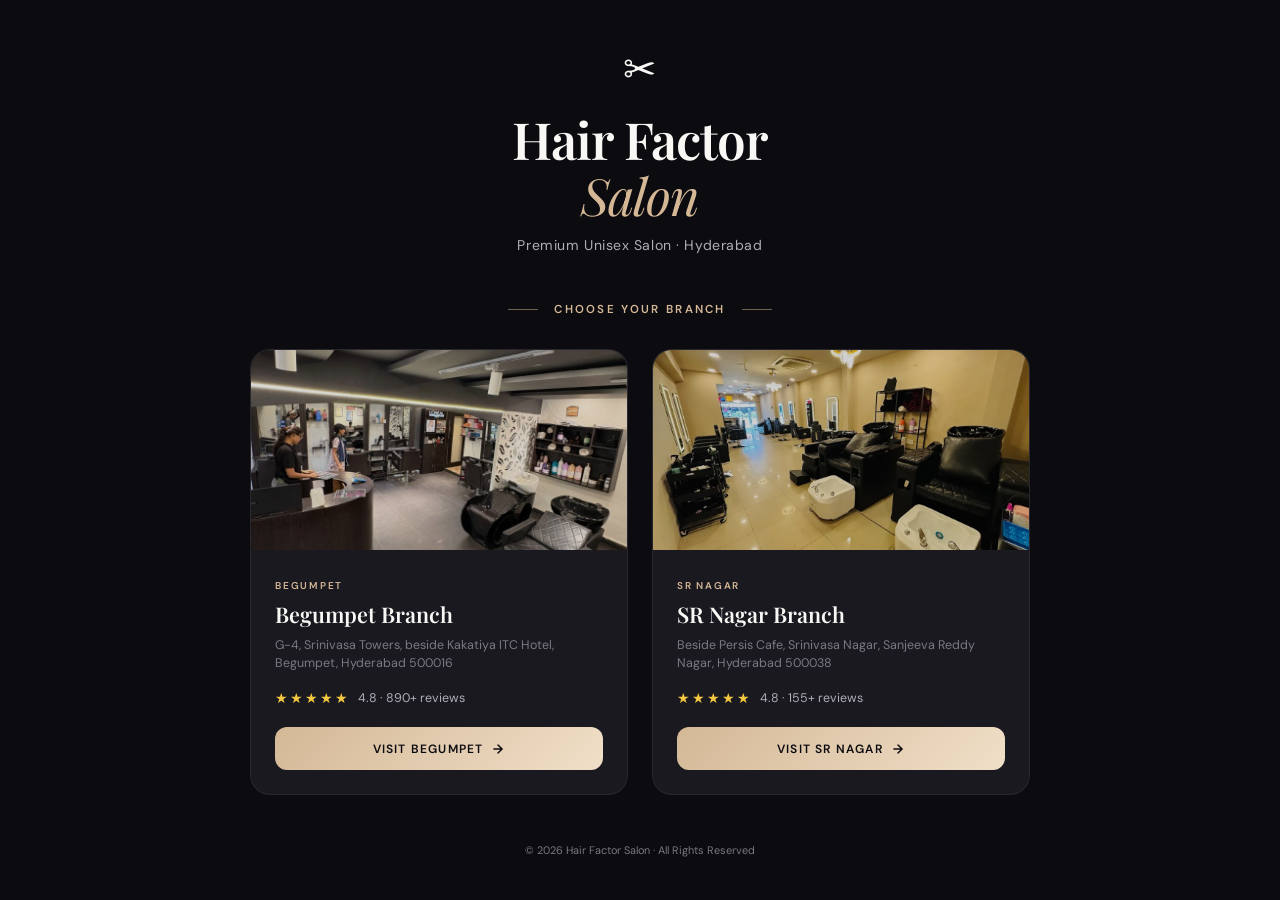
<file: index.html>
<!DOCTYPE html>
<html lang="en">
<head>
    <meta charset="UTF-8">
    <meta name="viewport" content="width=device-width, initial-scale=1.0">
    <title>Hair Factor Salon — Choose Your Branch</title>
    <meta name="description" content="Hair Factor Unisex Salon — Premium hairdressing, beauty treatments & rejuvenating spa care in Hyderabad. Visit our Begumpet or SR Nagar branch.">
    <meta name="theme-color" content="#0c0b10">
    <link rel="preconnect" href="https://fonts.googleapis.com">
    <link rel="preconnect" href="https://fonts.gstatic.com" crossorigin>
    <link href="https://fonts.googleapis.com/css2?family=Playfair+Display:ital,wght@0,400;0,500;0,600;0,700;1,400&family=DM+Sans:wght@300;400;500;600;700&display=swap" rel="stylesheet">
    <link rel="icon" type="image/svg+xml" href="data:image/svg+xml,<svg xmlns='http://www.w3.org/2000/svg' viewBox='0 0 100 100'><text y='.9em' font-size='90'>✂️</text></svg>">
    <style>
        *, *::before, *::after { box-sizing: border-box; margin: 0; padding: 0; }
        :root {
            --bg: #0c0b10; --bg2: #141318; --card: #1a1920; --card-hover: #222128;
            --border: rgba(255,255,255,0.06); --border-a: rgba(212,184,150,0.2);
            --text: #faf8f5; --text2: #b0adb5; --text3: #7a7880;
            --accent: #d4b896; --accent-l: #f0dfc8;
            --serif: 'Playfair Display', Georgia, serif;
            --sans: 'DM Sans', -apple-system, BlinkMacSystemFont, sans-serif;
            --ease: cubic-bezier(0.22, 1, 0.36, 1);
        }
        html { font-size: 16px; }
        body {
            font-family: var(--sans); background: var(--bg); color: var(--text);
            min-height: 100vh; min-height: 100dvh; display: flex; flex-direction: column;
            align-items: center; justify-content: center; padding: 1.5rem;
            -webkit-font-smoothing: antialiased; overflow-x: hidden;
        }

        /* Brand */
        .brand { text-align: center; margin-bottom: 3rem; animation: fadeUp 0.8s var(--ease) both; }
        .brand-icon { font-size: 2.5rem; margin-bottom: 1rem; display: inline-block; animation: scissorFloat 3s ease-in-out infinite alternate; }
        @keyframes scissorFloat { 0%{transform:translateY(0) rotate(0deg)} 100%{transform:translateY(-6px) rotate(5deg)} }
        .brand h1 {
            font-family: var(--serif); font-size: clamp(2.2rem,6vw,3.2rem); font-weight: 600;
            line-height: 1.1; letter-spacing: -0.02em;
        }
        .brand h1 span { color: var(--accent); font-style: italic; font-weight: 400; }
        .brand p { font-size: 0.88rem; color: var(--text2); margin-top: 0.75rem; letter-spacing: 0.04em; }

        /* Subtitle */
        .choose-text {
            font-size: 0.72rem; font-weight: 600; letter-spacing: 0.2em; text-transform: uppercase;
            color: var(--accent); display: inline-flex; align-items: center; gap: 1rem;
            margin-bottom: 2rem; animation: fadeUp 0.8s 0.2s var(--ease) both;
        }
        .choose-text::before, .choose-text::after { content: ''; width: 30px; height: 1px; background: var(--accent); opacity: 0.5; }

        /* Branch Cards Grid */
        .branches { display: grid; grid-template-columns: 1fr 1fr; gap: 1.5rem; width: 100%; max-width: 780px; }

        /* Branch Card */
        .branch-card {
            position: relative; background: var(--card); border: 1px solid var(--border);
            border-radius: 20px; overflow: hidden; cursor: pointer;
            transition: all 0.4s var(--ease); text-decoration: none; color: var(--text);
            animation: fadeUp 0.8s var(--ease) both;
        }
        .branch-card:nth-child(1) { animation-delay: 0.3s; }
        .branch-card:nth-child(2) { animation-delay: 0.45s; }
        .branch-card:hover {
            transform: translateY(-6px); border-color: var(--border-a);
            box-shadow: 0 20px 60px rgba(0,0,0,0.4), 0 0 40px rgba(212,184,150,0.06);
        }
        .branch-card::before {
            content: ''; position: absolute; top: 0; left: 0; right: 0; height: 1px;
            background: linear-gradient(90deg, transparent, var(--accent), transparent); opacity: 0;
            transition: opacity 0.4s;
        }
        .branch-card:hover::before { opacity: 0.5; }

        /* Card Image */
        .card-img {
            width: 100%; height: 200px; object-fit: cover;
            transition: transform 0.6s var(--ease); filter: brightness(0.85);
        }
        .branch-card:hover .card-img { transform: scale(1.05); filter: brightness(1); }

        /* Card Body */
        .card-body { padding: 1.5rem; }
        .card-location {
            font-size: 0.62rem; font-weight: 600; letter-spacing: 0.18em; text-transform: uppercase;
            color: var(--accent); margin-bottom: 0.5rem;
        }
        .card-title { font-family: var(--serif); font-size: 1.35rem; font-weight: 600; margin-bottom: 0.5rem; }
        .card-address { font-size: 0.78rem; color: var(--text3); line-height: 1.5; margin-bottom: 1rem; }
        .card-rating {
            display: flex; align-items: center; gap: 0.5rem;
            font-size: 0.78rem; color: var(--text2); margin-bottom: 1.25rem;
        }
        .card-stars { color: #f5c842; font-size: 0.9rem; letter-spacing: 2px; }
        .card-btn {
            display: flex; align-items: center; justify-content: center; gap: 8px;
            width: 100%; padding: 0.85rem; font-size: 0.75rem; font-weight: 600;
            letter-spacing: 0.1em; text-transform: uppercase;
            color: var(--bg); background: linear-gradient(135deg, var(--accent), var(--accent-l));
            border-radius: 12px; transition: all 0.3s var(--ease);
        }
        .branch-card:hover .card-btn { box-shadow: 0 4px 20px rgba(212,184,150,0.3); }
        .card-btn svg { transition: transform 0.3s var(--ease); }
        .branch-card:hover .card-btn svg { transform: translateX(4px); }

        /* Animations */
        @keyframes fadeUp {
            from { opacity: 0; transform: translateY(30px); }
            to { opacity: 1; transform: translateY(0); }
        }

        /* Footer */
        .landing-footer {
            margin-top: 3rem; text-align: center; font-size: 0.68rem; color: var(--text3);
            animation: fadeUp 0.8s 0.6s var(--ease) both;
        }

        /* Responsive */
        @media (max-width: 600px) {
            body { padding: 1rem; padding-top: 2.5rem; justify-content: flex-start; }
            .branches { grid-template-columns: 1fr; max-width: 400px; }
            .brand { margin-bottom: 2rem; }
            .card-img { height: 180px; }
            .card-body { padding: 1.25rem; }
            .card-title { font-size: 1.2rem; }
        }
    </style>
</head>
<body>

    <div class="brand">
        <div class="brand-icon">✂</div>
        <h1>Hair Factor<br><span>Salon</span></h1>
        <p>Premium Unisex Salon · Hyderabad</p>
    </div>

    <div class="choose-text">Choose Your Branch</div>

    <div class="branches">
        <!-- Begumpet -->
        <a href="begumpet/index.html" class="branch-card">
            <img src="begumpet/assets/images/salon_interior_real.jpg" alt="Hair Factor Begumpet Interior" class="card-img" loading="lazy">
            <div class="card-body">
                <div class="card-location">Begumpet</div>
                <div class="card-title">Begumpet Branch</div>
                <div class="card-address">G-4, Srinivasa Towers, beside Kakatiya ITC Hotel, Begumpet, Hyderabad 500016</div>
                <div class="card-rating">
                    <span class="card-stars">★★★★★</span>
                    <span>4.8 · 890+ reviews</span>
                </div>
                <div class="card-btn">
                    Visit Begumpet
                    <svg width="14" height="14" viewBox="0 0 24 24" fill="none" stroke="currentColor" stroke-width="2.5" stroke-linecap="round"><path d="M5 12h14M12 5l7 7-7 7"/></svg>
                </div>
            </div>
        </a>

        <!-- SR Nagar -->
        <a href="srnagar/index.html" class="branch-card">
            <img src="srnagar/assets/images/hero_salon.webp" alt="Hair Factor SR Nagar Interior" class="card-img" loading="lazy">
            <div class="card-body">
                <div class="card-location">SR Nagar</div>
                <div class="card-title">SR Nagar Branch</div>
                <div class="card-address">Beside Persis Cafe, Srinivasa Nagar, Sanjeeva Reddy Nagar, Hyderabad 500038</div>
                <div class="card-rating">
                    <span class="card-stars">★★★★★</span>
                    <span>4.8 · 155+ reviews</span>
                </div>
                <div class="card-btn">
                    Visit SR Nagar
                    <svg width="14" height="14" viewBox="0 0 24 24" fill="none" stroke="currentColor" stroke-width="2.5" stroke-linecap="round"><path d="M5 12h14M12 5l7 7-7 7"/></svg>
                </div>
            </div>
        </a>
    </div>

    <div class="landing-footer">© 2026 Hair Factor Salon · All Rights Reserved</div>

</body>
</html>
</file>
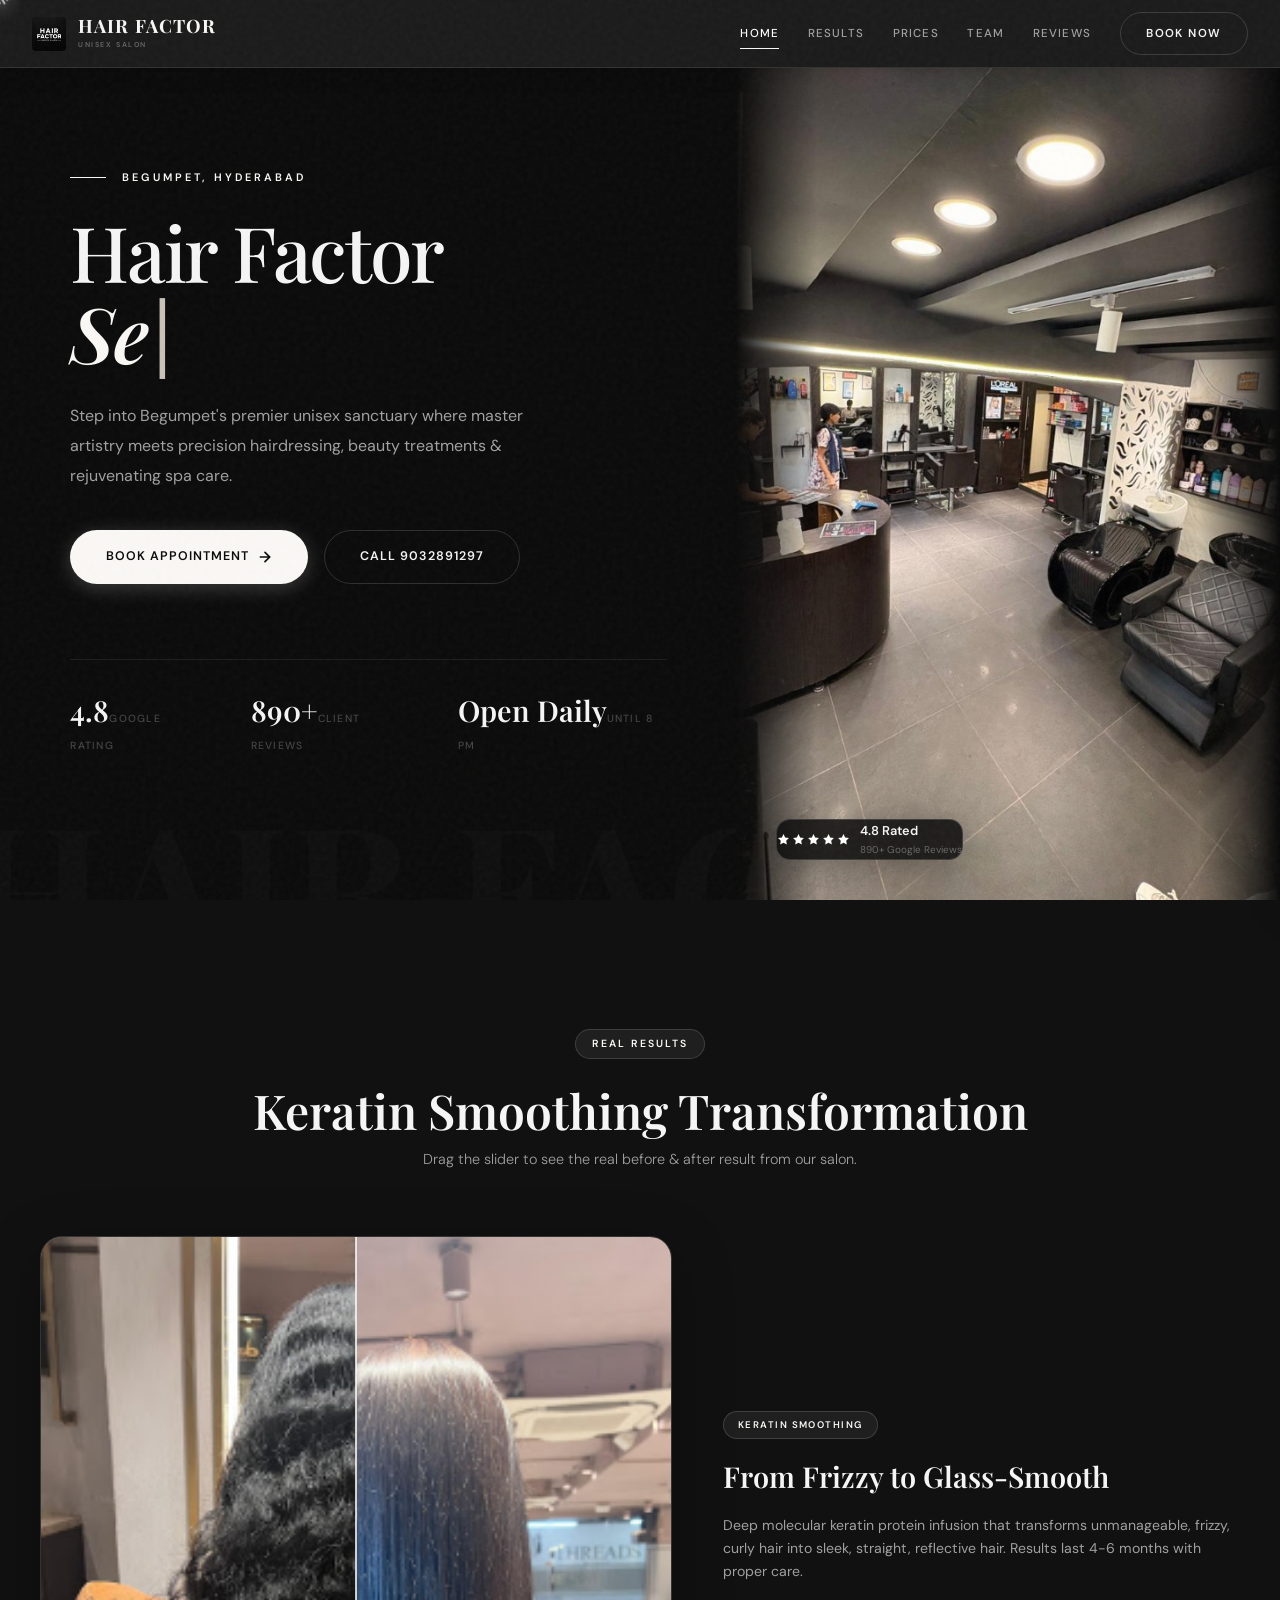
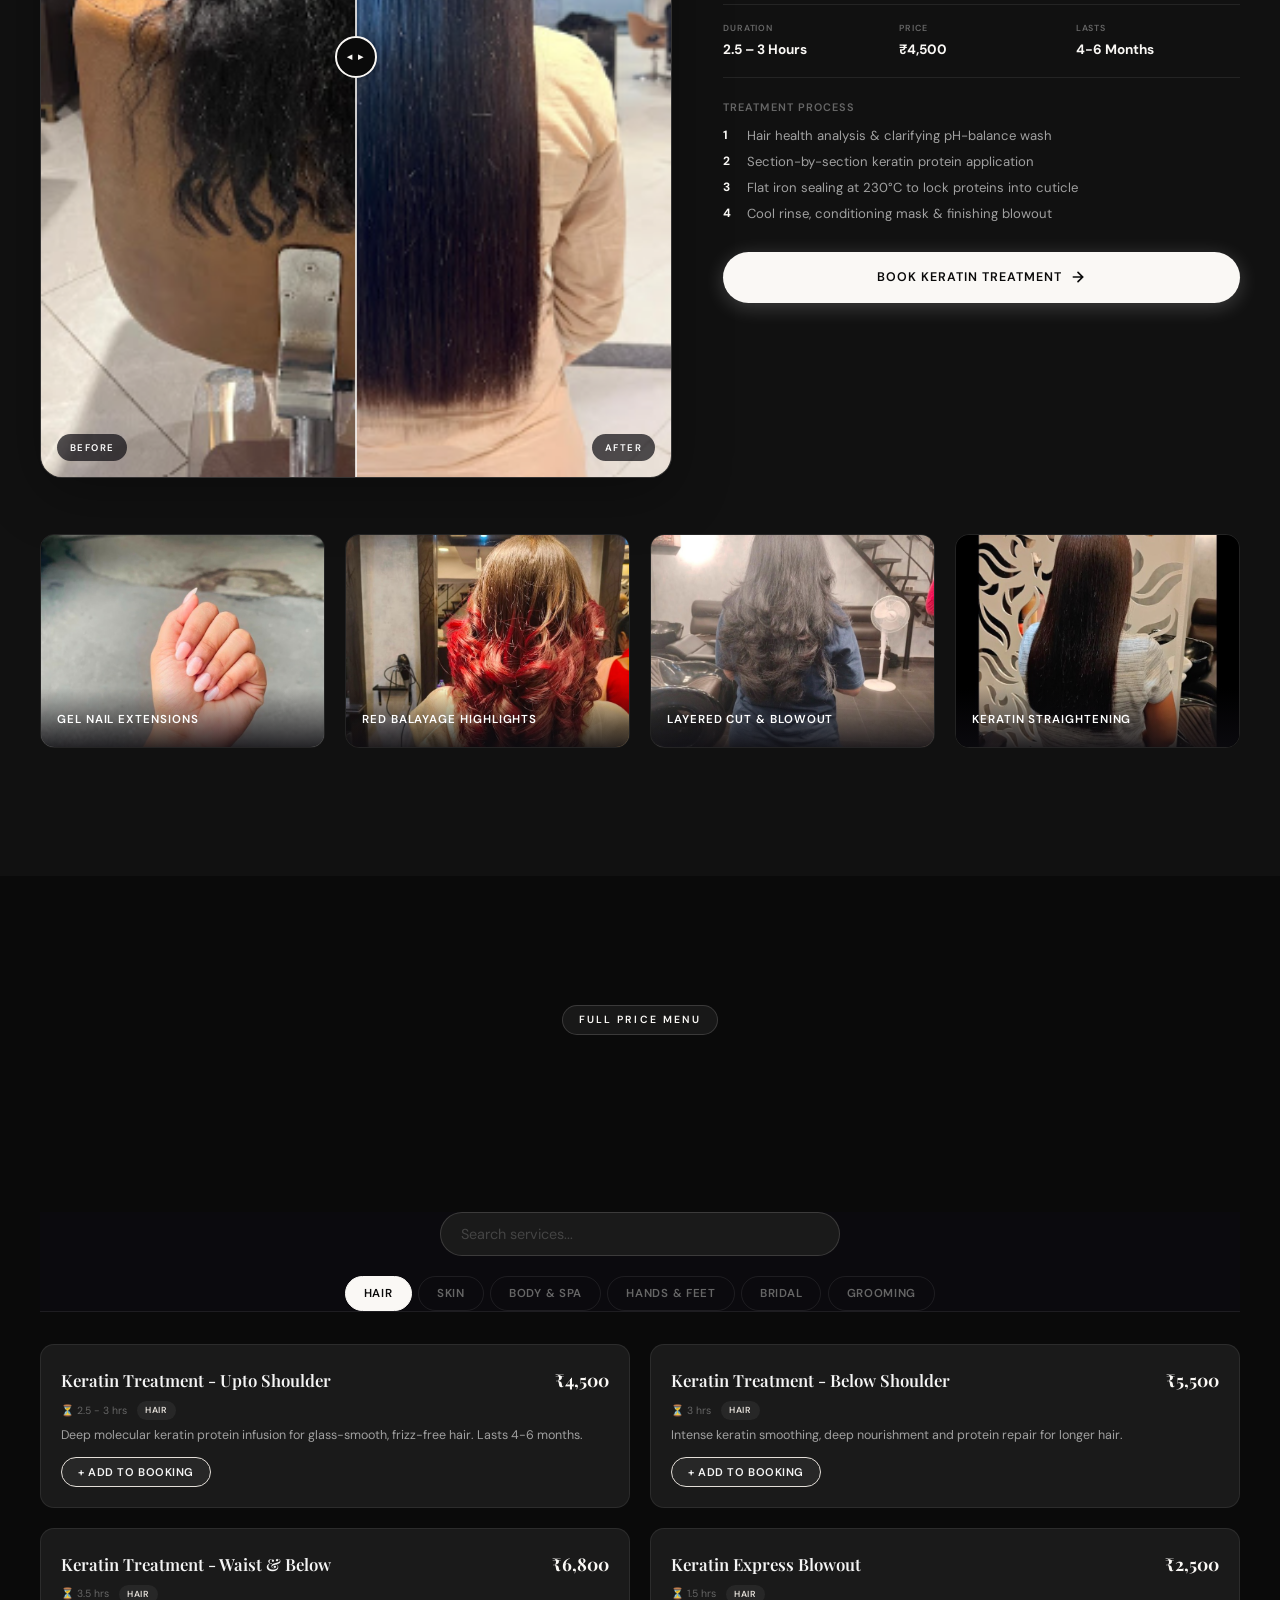
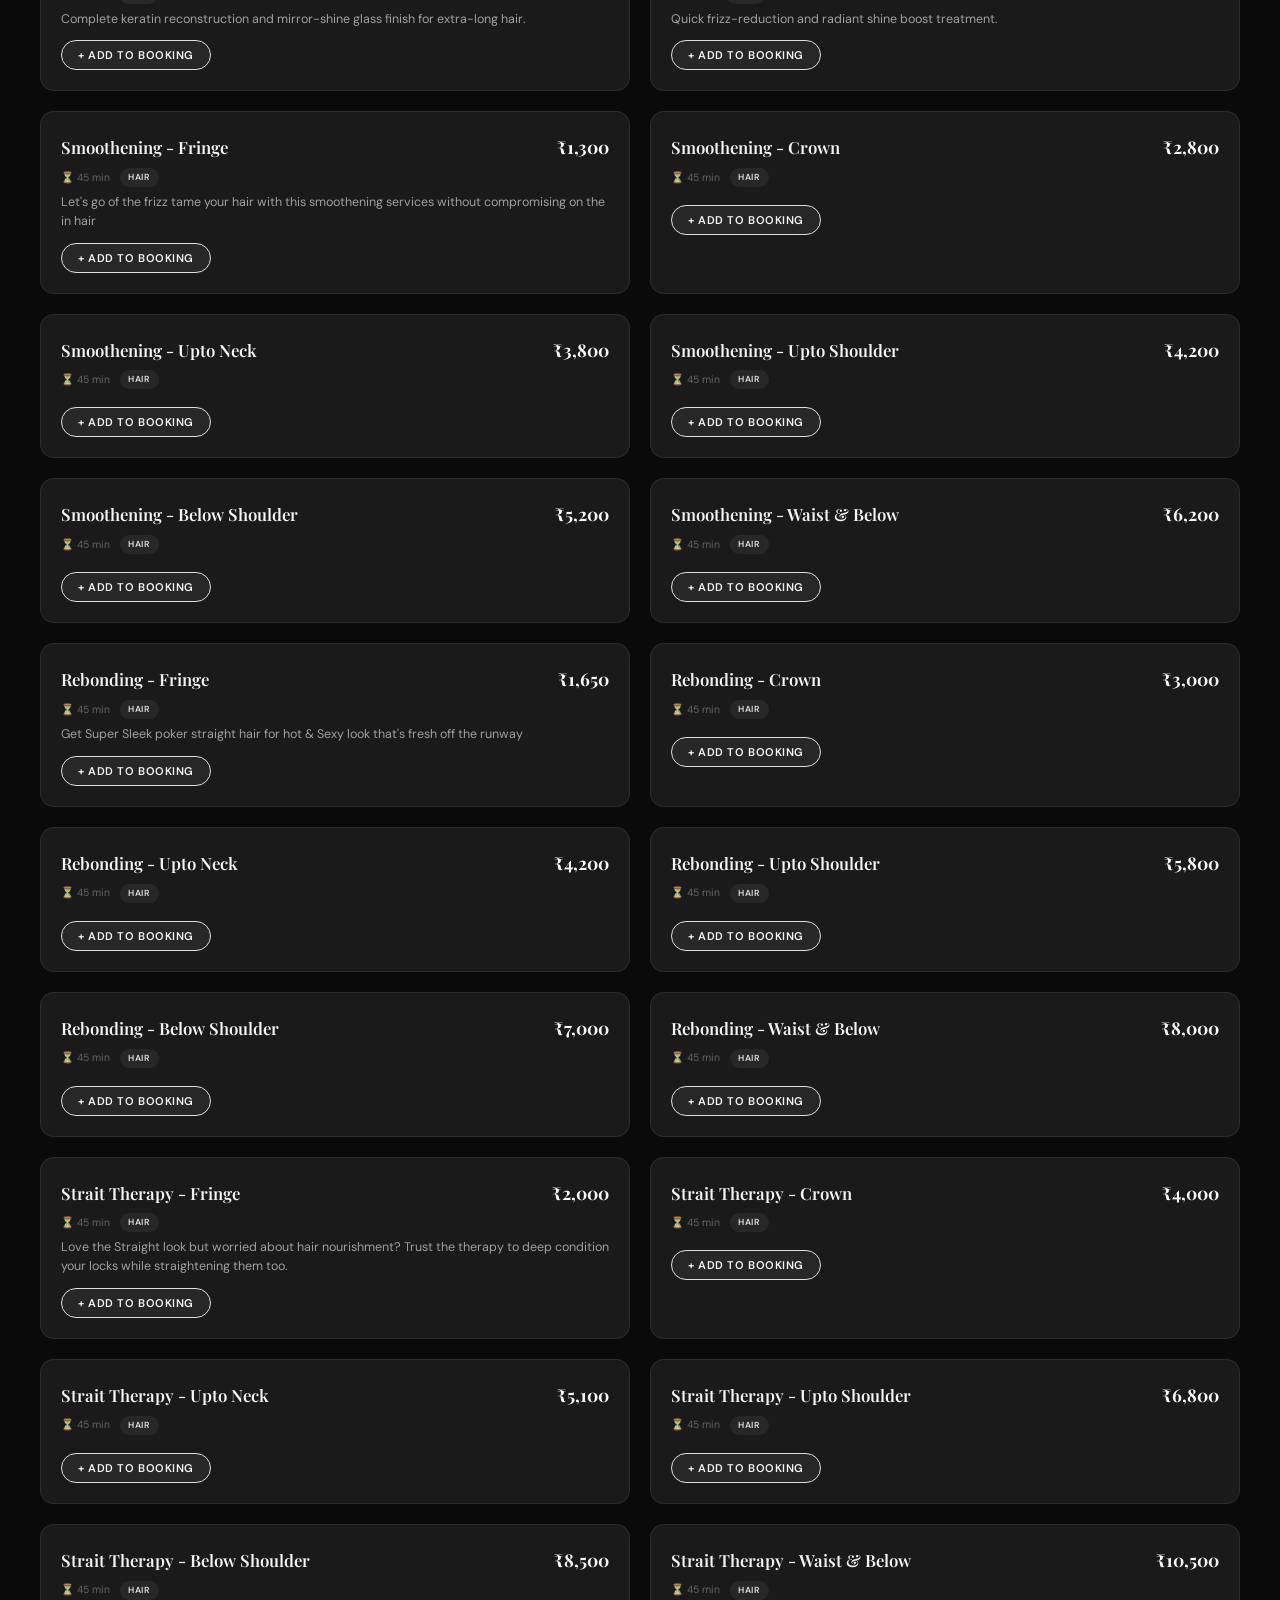
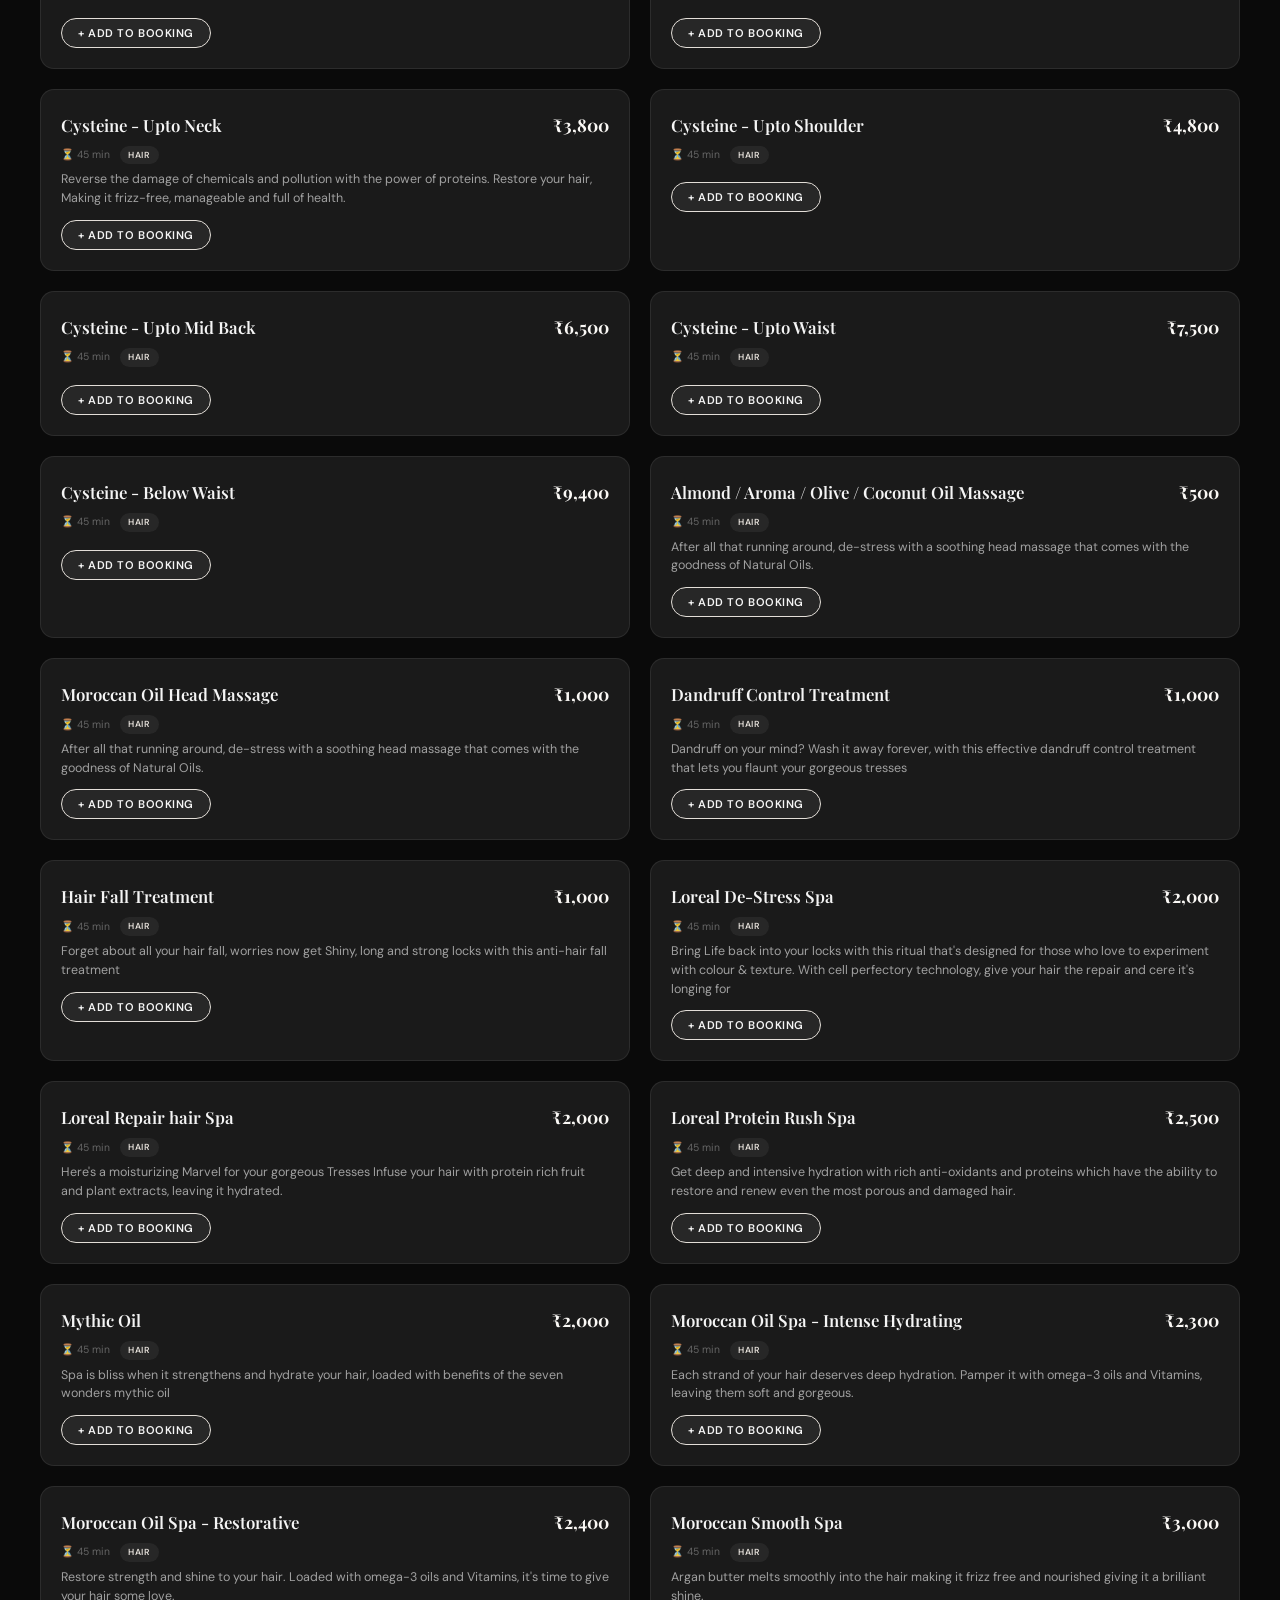
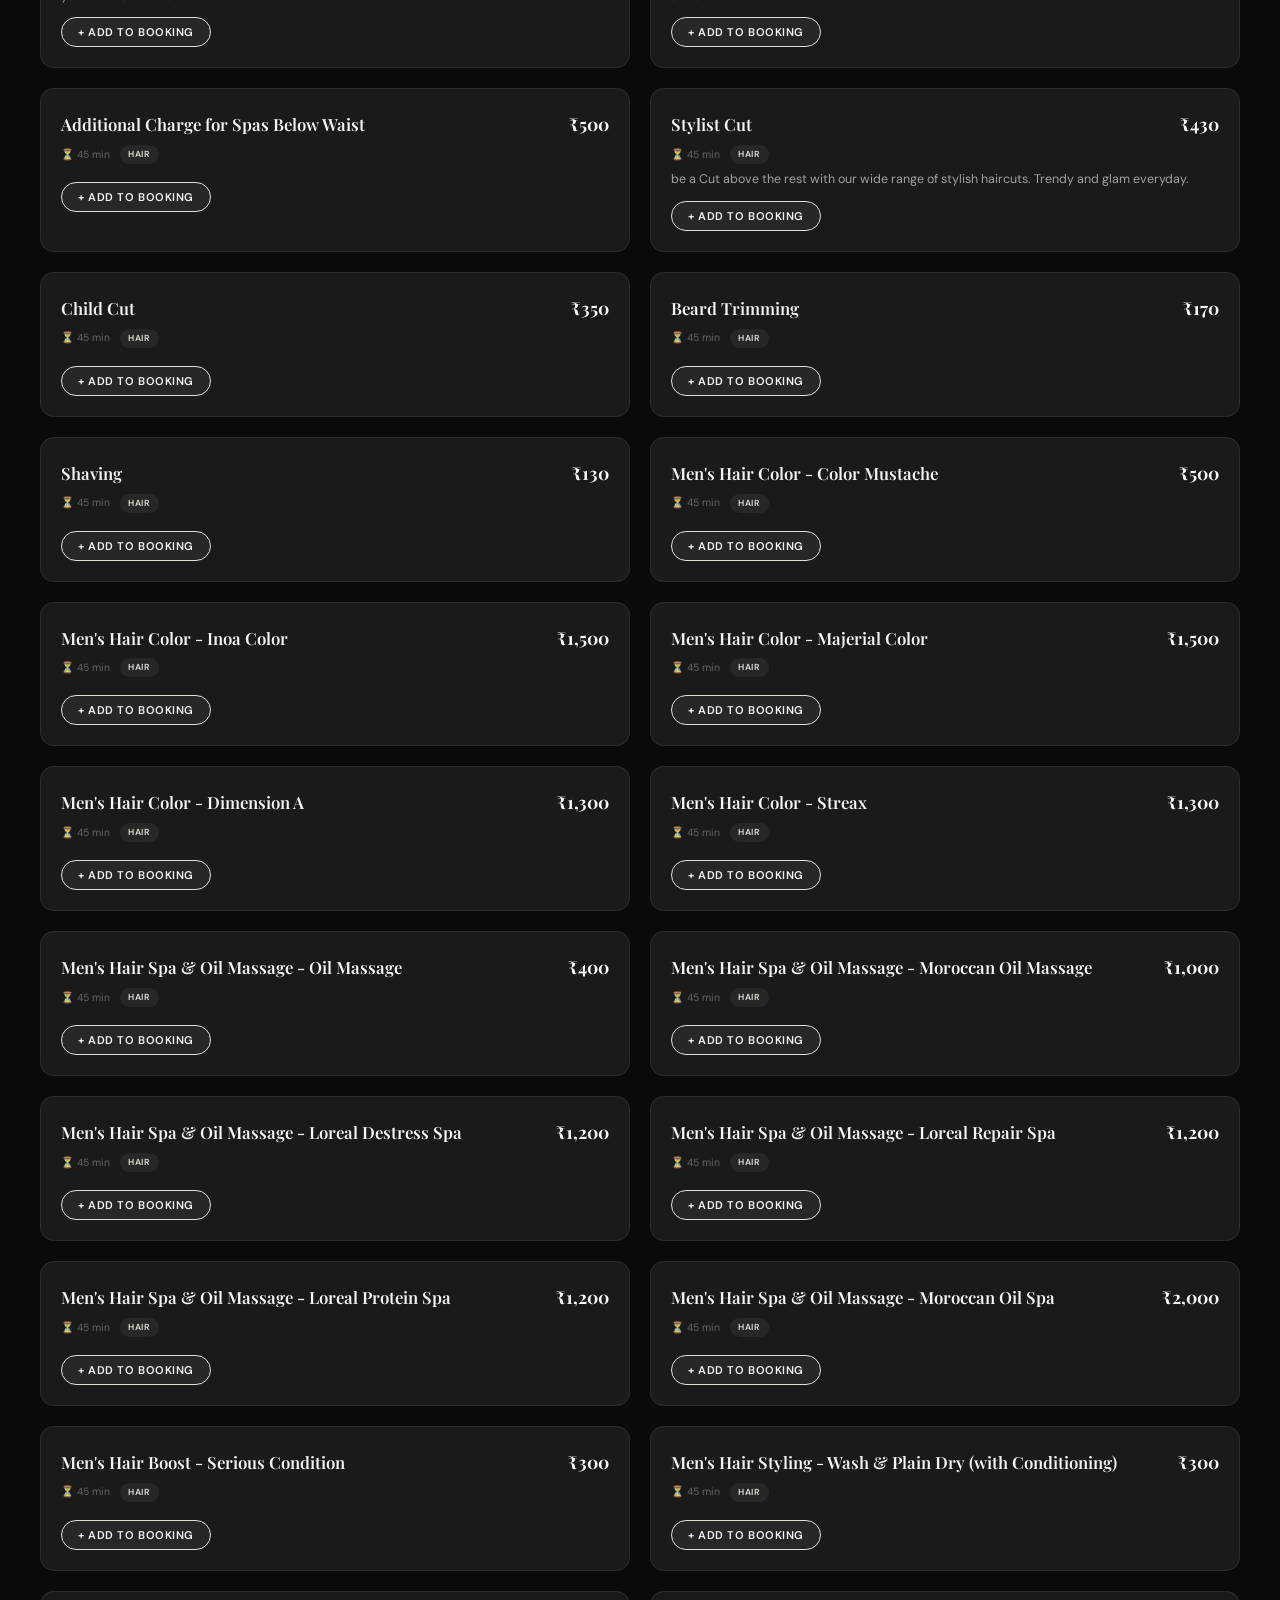
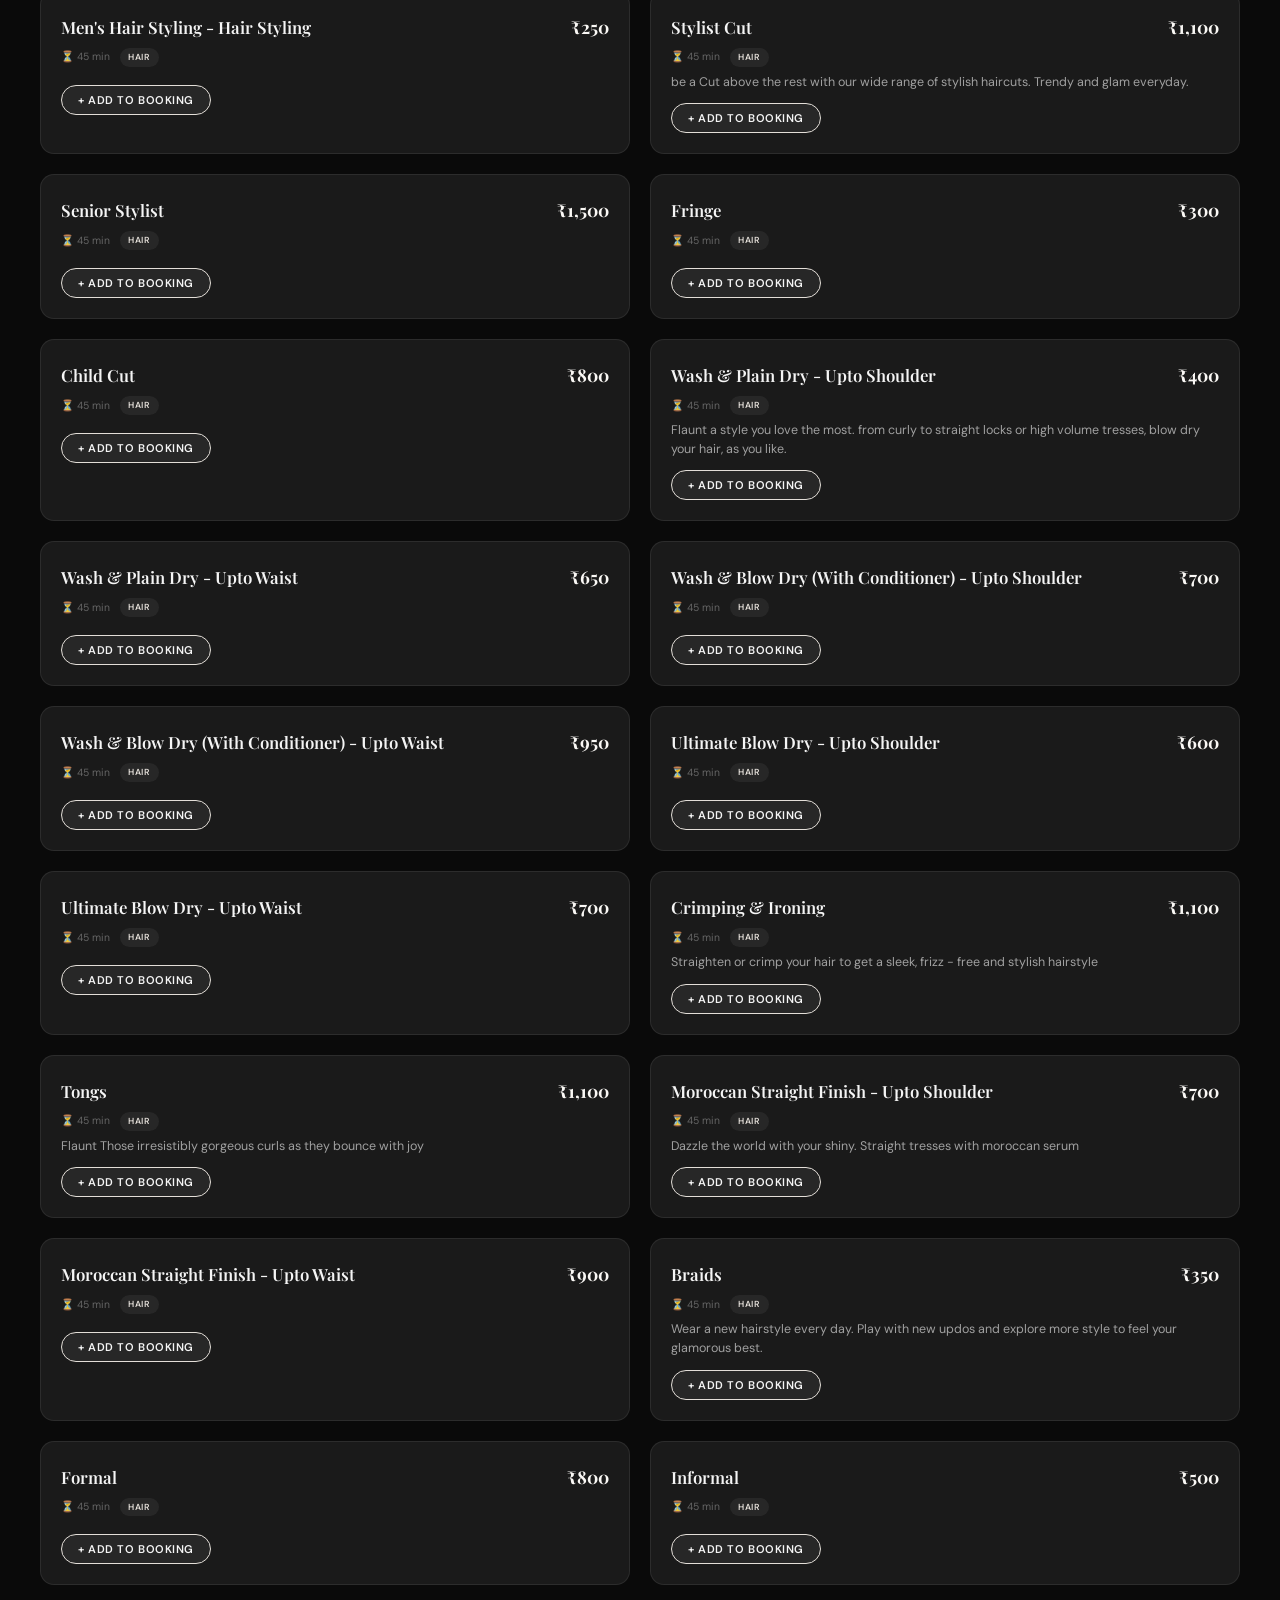
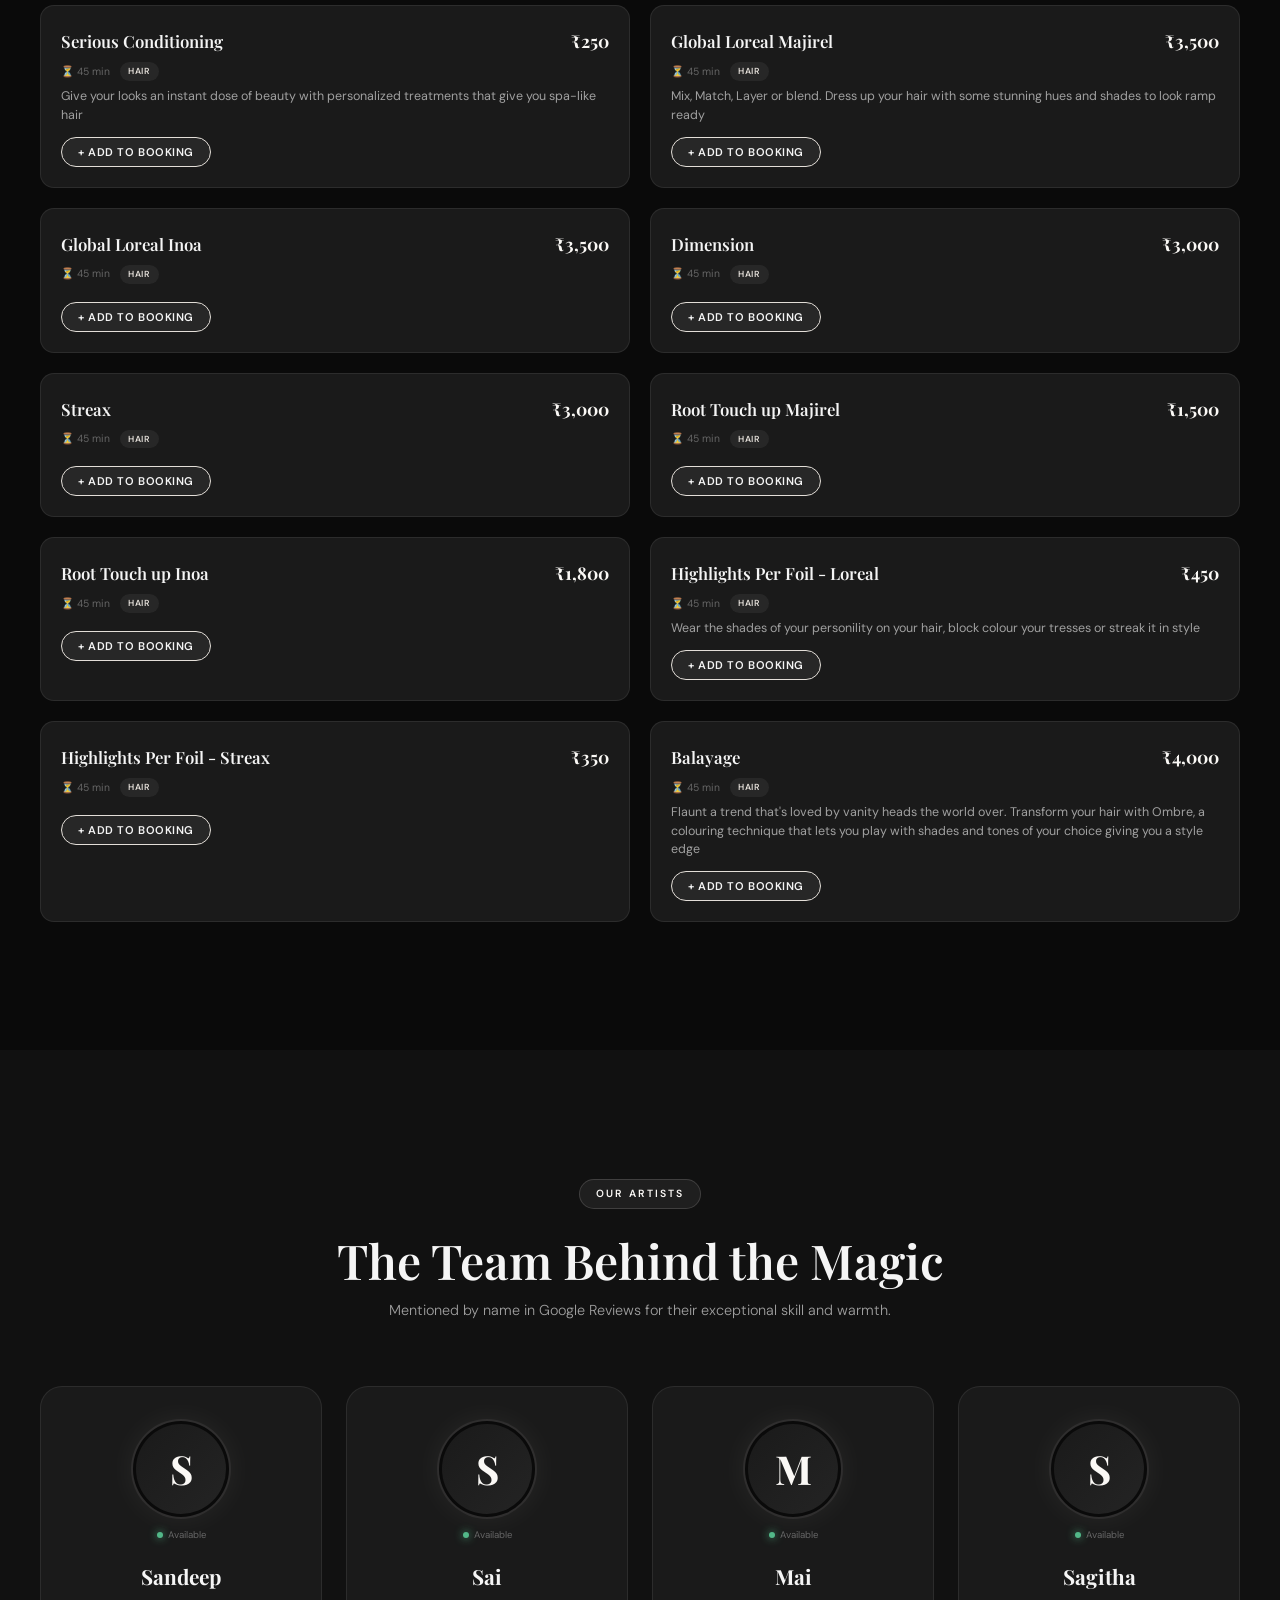
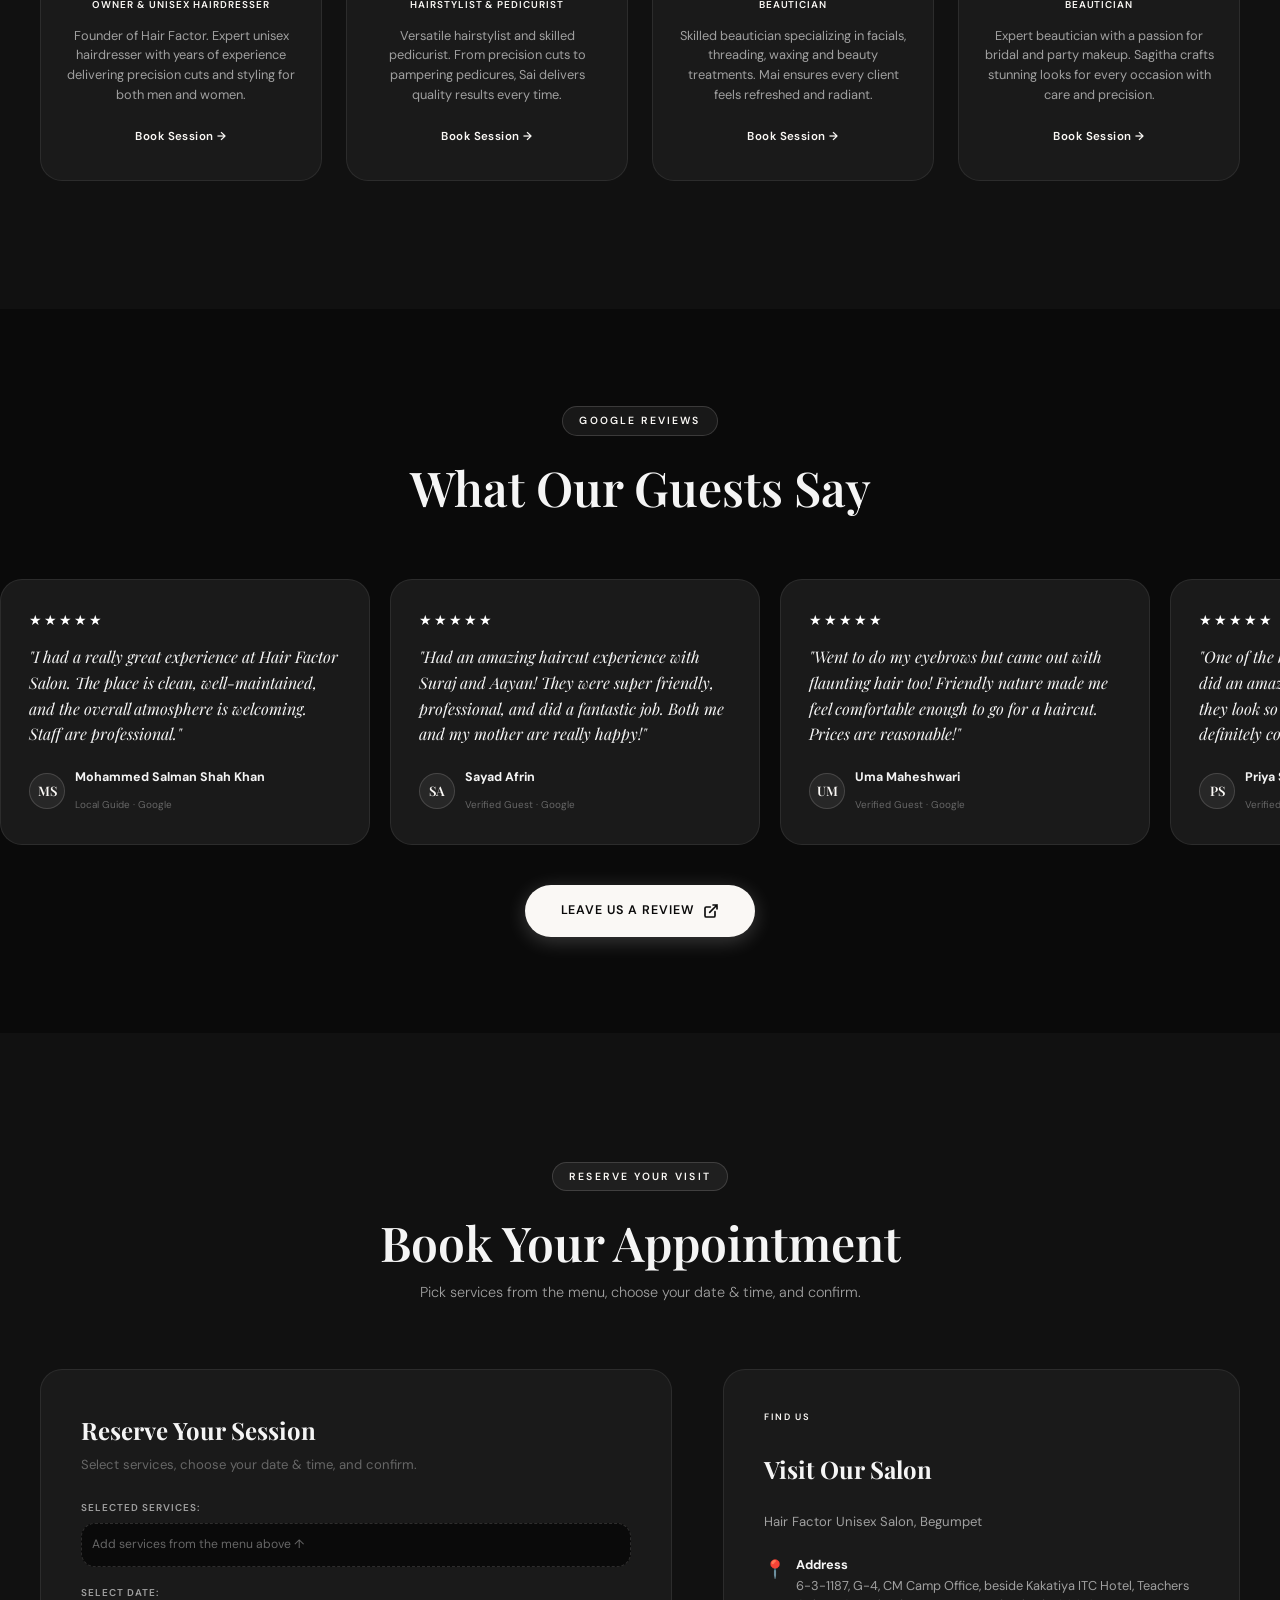
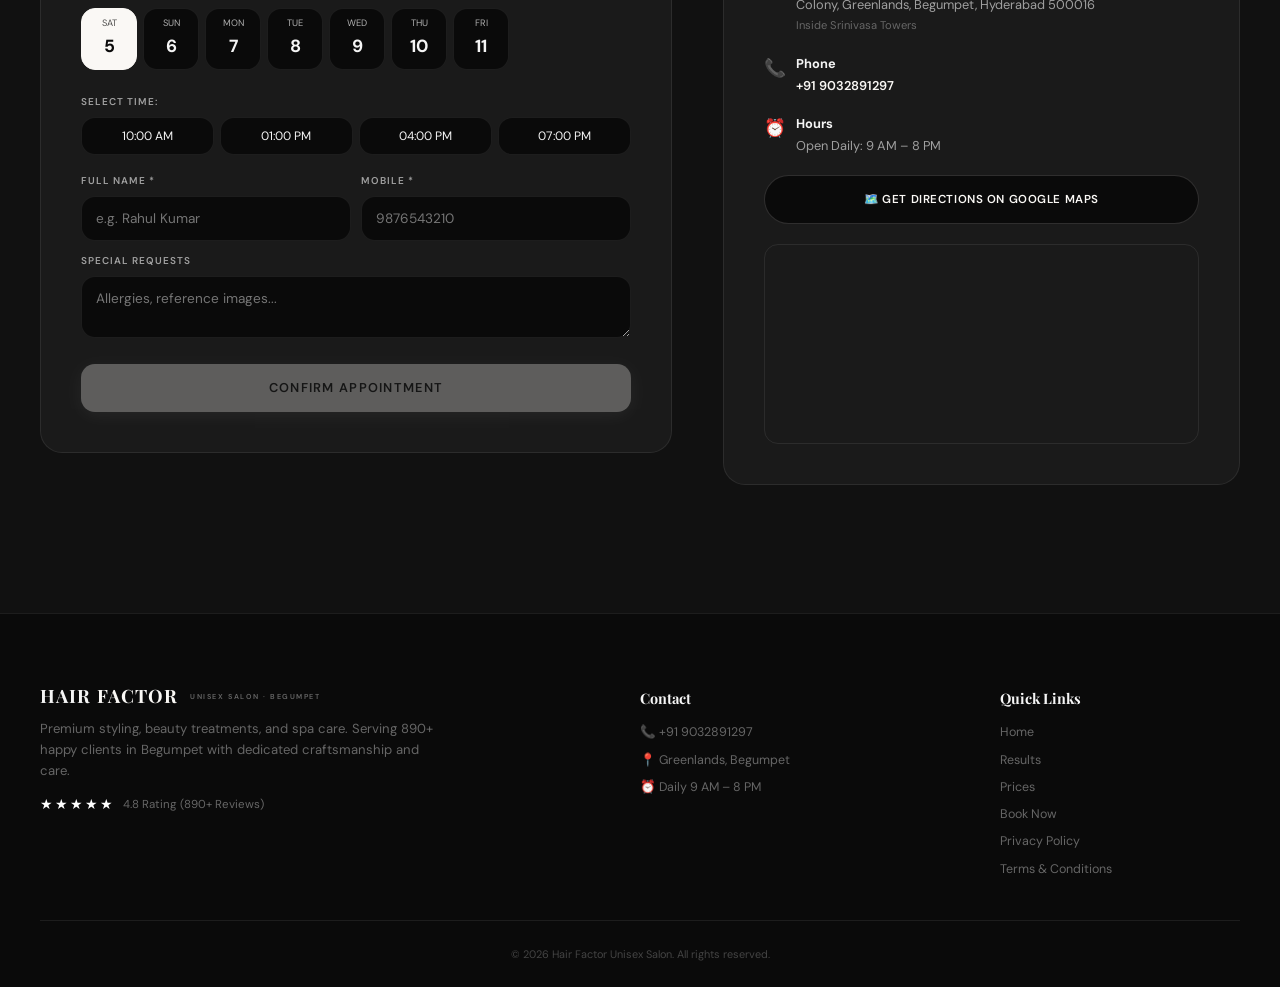
<file: begumpet/index.html>
<!DOCTYPE html>
<html lang="en">
<head>
    <meta charset="UTF-8">
    <meta name="viewport" content="width=device-width, initial-scale=1.0">
    <title>Hair Factor Unisex Salon | Premium Salon · Begumpet, Hyderabad</title>
    <meta name="description" content="Begumpet's most trusted unisex salon — keratin treatments, hair coloring, beauty services & spa. 4.8★ by 890+ clients. Book your appointment online.">
    <link rel="preconnect" href="https://fonts.googleapis.com">
    <link rel="preconnect" href="https://fonts.gstatic.com" crossorigin>
    <link href="https://fonts.googleapis.com/css2?family=Playfair+Display:ital,wght@0,400;0,500;0,600;0,700;0,800;1,400;1,500&family=DM+Sans:ital,opsz,wght@0,9..40,300;0,9..40,400;0,9..40,500;0,9..40,600;0,9..40,700;1,9..40,300;1,9..40,400&display=swap" rel="stylesheet">
    <link rel="icon" type="image/svg+xml" href="data:image/svg+xml,<svg xmlns='http://www.w3.org/2000/svg' viewBox='0 0 100 100'><text y='.9em' font-size='90'>✂️</text></svg>">
    <link rel="stylesheet" href="style.css">
</head>
<body data-cursor="default">
    <div class="noise-bg"></div>
    <div class="cursor-glow" id="cursorGlow"></div>

    <!-- Comb Cursor -->
    <div class="cursor-comb" id="cursorComb">
        <svg viewBox="0 0 36 36" fill="none" xmlns="http://www.w3.org/2000/svg">
            <defs>
                <linearGradient id="combGrad" x1="0" y1="0" x2="0" y2="1">
                    <stop offset="0%" stop-color="#ffffff"/>
                    <stop offset="100%" stop-color="#cccccc"/>
                </linearGradient>
            </defs>
            <rect x="3" y="1" width="30" height="9" rx="4" fill="url(#combGrad)" opacity="0.95"/>
            <rect x="3" y="1" width="30" height="9" rx="4" fill="none" stroke="#ffffff" stroke-width="0.5" opacity="0.4"/>
            <rect x="6" y="10" width="2" height="11" rx="1" fill="url(#combGrad)" opacity="0.9"/>
            <rect x="10.5" y="10" width="2" height="14" rx="1" fill="url(#combGrad)" opacity="0.9"/>
            <rect x="15" y="10" width="2" height="12" rx="1" fill="url(#combGrad)" opacity="0.9"/>
            <rect x="19.5" y="10" width="2" height="15" rx="1" fill="url(#combGrad)" opacity="0.9"/>
            <rect x="24" y="10" width="2" height="13" rx="1" fill="url(#combGrad)" opacity="0.9"/>
            <rect x="28.5" y="10" width="2" height="10" rx="1" fill="url(#combGrad)" opacity="0.9"/>
        </svg>
    </div>

    <!-- ══════ FLOATING GLASS NAVBAR ══════ -->
    <nav class="navbar" id="navbar">
        <div class="nav-inner">
            <a href="#home" class="nav-brand" data-cursor-interact>
                <img src="assets/images/logo.jpg" alt="Hair Factor Unisex Salon" class="nav-logo">
                <div class="nav-brand-text">
                    <div class="brand-name">HAIR <span>FACTOR</span></div>
                    <div class="brand-sub">UNISEX SALON</div>
                </div>
            </a>
            <div class="nav-links">
                <a href="#home" class="active" data-cursor-interact>Home</a>
                <a href="#transformation" data-cursor-interact>Results</a>
                <a href="#menu" data-cursor-interact>Prices</a>
                <a href="#team" data-cursor-interact>Team</a>
                <a href="#reviews" data-cursor-interact>Reviews</a>
                <a href="#booking" class="nav-book" data-cursor-interact>Book Now</a>
            </div>
            <button class="hamburger" id="hamburger" aria-label="Menu" data-cursor-interact>
                <span></span><span></span><span></span>
            </button>
        </div>
    </nav>

    <!-- Mobile Drawer -->
    <div class="mobile-overlay" id="mobileOverlay"></div>
    <div class="mobile-drawer" id="mobileDrawer">
        <a href="#home" class="drawer-link">Home</a>
        <a href="#transformation" class="drawer-link">Results</a>
        <a href="#menu" class="drawer-link">Prices</a>
        <a href="#team" class="drawer-link">Team</a>
        <a href="#reviews" class="drawer-link">Reviews</a>
        <a href="#booking" class="drawer-link drawer-cta">Book Appointment</a>
        <div class="drawer-phone">
            <p>Call us directly:</p>
            <a href="tel:+919032891297">+91 9032891297</a>
        </div>
    </div>

    <!-- ══════ HERO ══════ -->
    <section class="hero" id="home">
        <!-- Left: Text Side -->
        <div class="hero-text">
            <div class="hero-sunbeam" aria-hidden="true"></div>
            <div class="hero-watermark">HAIR FACTOR</div>

            <span class="hero-eyebrow anim-up">Begumpet, Hyderabad</span>

            <h1 class="hero-h1 anim-up d1">
                Hair Factor<br><em id="typewriter" class="editorial-pulse">Unisex Salon.</em>
            </h1>

            <p class="hero-p anim-up d2">
                Step into Begumpet's premier unisex sanctuary where master artistry meets precision hairdressing, beauty treatments & rejuvenating spa care.
            </p>

            <div class="hero-ctas anim-up d3">
                <a href="#booking" class="btn-primary" data-cursor-interact>
                    Book Appointment
                    <svg width="16" height="16" viewBox="0 0 24 24" fill="none" stroke="currentColor" stroke-width="2.5" stroke-linecap="round"><path d="M5 12h14M12 5l7 7-7 7"/></svg>
                </a>
                <a href="tel:+919032891297" class="btn-outline" data-cursor-interact>Call 9032891297</a>
            </div>

            <div class="hero-stats anim-up d4">
                <div class="hero-stat"><span class="val">4.8</span><span class="lab">Google Rating</span></div>
                <div class="hero-stat"><span class="val">890+</span><span class="lab">Client Reviews</span></div>
                <div class="hero-stat"><span class="val">Open Daily</span><span class="lab">Until 8 PM</span></div>
            </div>
        </div>

        <!-- Right: Full Bleed Visual -->
        <div class="hero-visual anim-up d2">
            <img src="assets/images/salon_interior_real.jpg" alt="Hair Factor Unisex Salon — real salon interior with styling stations and wash basins" loading="eager">

            <div class="hero-badge" data-cursor-interact>
                <div class="badge-stars">
                    <svg viewBox="0 0 24 24"><polygon points="12 2 15.09 8.26 22 9.27 17 14.14 18.18 21.02 12 17.77 5.82 21.02 7 14.14 2 9.27 8.91 8.26 12 2"/></svg>
                    <svg viewBox="0 0 24 24"><polygon points="12 2 15.09 8.26 22 9.27 17 14.14 18.18 21.02 12 17.77 5.82 21.02 7 14.14 2 9.27 8.91 8.26 12 2"/></svg>
                    <svg viewBox="0 0 24 24"><polygon points="12 2 15.09 8.26 22 9.27 17 14.14 18.18 21.02 12 17.77 5.82 21.02 7 14.14 2 9.27 8.91 8.26 12 2"/></svg>
                    <svg viewBox="0 0 24 24"><polygon points="12 2 15.09 8.26 22 9.27 17 14.14 18.18 21.02 12 17.77 5.82 21.02 7 14.14 2 9.27 8.91 8.26 12 2"/></svg>
                    <svg viewBox="0 0 24 24"><polygon points="12 2 15.09 8.26 22 9.27 17 14.14 18.18 21.02 12 17.77 5.82 21.02 7 14.14 2 9.27 8.91 8.26 12 2"/></svg>
                </div>
                <div><strong>4.8 Rated</strong><small>890+ Google Reviews</small></div>
            </div>
        </div>
    </section>

    <!-- Floating upcoming badge (outside hero) -->
    <div class="upcoming-badge hidden" id="upcomingBadge">
        <span class="ub-pulse"></span>
        <div class="ub-body">
            <p id="badgeText"></p>
            <button id="cancelBadgeBtn" class="ub-cancel" data-cursor-interact>Cancel</button>
        </div>
    </div>

    <!-- ══════ BEFORE / AFTER TRANSFORMATION ══════ -->
    <section class="transform-section" id="transformation">
        <div class="container">
            <div class="sec-head">
                <span class="sec-label reveal">Real Results</span>
                <h2 class="sec-title reveal d1">Keratin Smoothing Transformation</h2>
                <p class="sec-desc reveal d2">Drag the slider to see the real before & after result from our salon.</p>
            </div>

            <div class="transform-layout">
                <!-- Before/After Slider -->
                <div class="ba-container reveal">
                    <div class="ba-wrapper" id="baWrapper">
                        <div class="ba-img-layer ba-after">
                            <img src="assets/images/before_after_keratin.png" alt="After Keratin Treatment" id="baAfterImg">
                        </div>
                        <div class="ba-img-layer ba-before" id="baBefore">
                            <img src="assets/images/before_after_keratin.png" alt="Before Keratin Treatment" id="baBeforeImg">
                        </div>
                        <div class="ba-handle" id="baHandle">
                            <div class="ba-handle-line"></div>
                            <div class="ba-handle-knob">◂ ▸</div>
                            <div class="ba-handle-line"></div>
                        </div>
                        <input type="range" min="0" max="100" value="50" class="ba-range" id="baRange" aria-label="Before After Comparison Slider">
                        <span class="ba-label ba-label-before">Before</span>
                        <span class="ba-label ba-label-after">After</span>
                    </div>
                </div>

                <!-- Info Card -->
                <div class="transform-info reveal d1">
                    <div class="ti-badge">Keratin Smoothing</div>
                    <h3>From Frizzy to Glass-Smooth</h3>
                    <p>Deep molecular keratin protein infusion that transforms unmanageable, frizzy, curly hair into sleek, straight, reflective hair. Results last 4-6 months with proper care.</p>

                    <div class="ti-details">
                        <div class="ti-detail">
                            <span class="td-label">Duration</span>
                            <strong>2.5 – 3 Hours</strong>
                        </div>
                        <div class="ti-detail">
                            <span class="td-label">Price</span>
                            <strong>₹4,500</strong>
                        </div>
                        <div class="ti-detail">
                            <span class="td-label">Lasts</span>
                            <strong>4-6 Months</strong>
                        </div>
                    </div>

                    <div class="ti-steps">
                        <h4>Treatment Process</h4>
                        <ol>
                            <li>Hair health analysis & clarifying pH-balance wash</li>
                            <li>Section-by-section keratin protein application</li>
                            <li>Flat iron sealing at 230°C to lock proteins into cuticle</li>
                            <li>Cool rinse, conditioning mask & finishing blowout</li>
                        </ol>
                    </div>

                    <a href="#booking" id="bookKeratinBtn" class="btn-primary btn-full" data-cursor-interact>
                        Book Keratin Treatment
                        <svg width="16" height="16" viewBox="0 0 24 24" fill="none" stroke="currentColor" stroke-width="2.5" stroke-linecap="round"><path d="M5 12h14M12 5l7 7-7 7"/></svg>
                    </a>
                </div>
            </div>

            <!-- Results Gallery — Real Salon Work -->
            <div class="gallery-row">
                <div class="gallery-card reveal" data-cursor-interact>
                    <img src="assets/images/nail_art_result.jpg" alt="Nail Extensions — Nude Gel Set" loading="lazy">
                    <div class="gc-overlay">
                        <span>Gel Nail Extensions</span>
                    </div>
                </div>
                <div class="gallery-card reveal d1" data-cursor-interact>
                    <img src="assets/images/hair_color_red.jpg" alt="Red Balayage Highlights" loading="lazy">
                    <div class="gc-overlay">
                        <span>Red Balayage Highlights</span>
                    </div>
                </div>
                <div class="gallery-card reveal d2" data-cursor-interact>
                    <img src="assets/images/hair_layered_result.jpg" alt="Layered Haircut Result" loading="lazy">
                    <div class="gc-overlay">
                        <span>Layered Cut & Blowout</span>
                    </div>
                </div>
                <div class="gallery-card reveal" data-cursor-interact>
                    <img src="assets/images/keratin_straight_result.jpg" alt="Keratin Straightening Result" loading="lazy">
                    <div class="gc-overlay">
                        <span>Keratin Straightening</span>
                    </div>
                </div>
            </div>
        </div>
    </section>

    <!-- ══════ SERVICES MENU ══════ -->
    <section class="menu-section" id="menu">
        <div class="container">
            <div class="sec-head">
                <span class="sec-label reveal">Full Price Menu</span>
                <h2 class="sec-title reveal d1">Services & Prices</h2>
                <p class="sec-desc reveal d2">Browse all our services. Click to add any service to your booking.</p>
            </div>

            <div class="menu-tabs-container">
                <input type="text" class="menu-search" id="menuSearch" placeholder="Search services..." autocomplete="off">
                <div class="menu-tabs" id="menuTabs">
                    <button class="menu-tab active" data-cat="hair" data-cursor-interact>Hair</button>
                    <button class="menu-tab" data-cat="skin" data-cursor-interact>Skin</button>
                    <button class="menu-tab" data-cat="body" data-cursor-interact>Body & Spa</button>
                    <button class="menu-tab" data-cat="nails" data-cursor-interact>Hands & Feet</button>
                    <button class="menu-tab" data-cat="bridal" data-cursor-interact>Bridal</button>
                    <button class="menu-tab" data-cat="grooming" data-cursor-interact>Grooming</button>
                </div>
            </div>

            <div class="menu-grid" id="menuGrid"></div>
        </div>
    </section>

    <!-- ══════ TEAM ══════ -->
    <section class="team-section" id="team">
        <div class="container">
            <div class="sec-head">
                <span class="sec-label reveal">Our Artists</span>
                <h2 class="sec-title reveal d1">The Team Behind the Magic</h2>
                <p class="sec-desc reveal d2">Mentioned by name in Google Reviews for their exceptional skill and warmth.</p>
            </div>

            <div class="team-grid">
                <div class="team-card reveal" data-cursor-interact>
                    <div class="tc-avatar-area">
                        <div class="tc-avatar-ring"><div class="tc-initials">S</div></div>
                        <span class="tc-status"><span class="status-dot"></span> Available</span>
                    </div>
                    <h3>Sandeep</h3>
                    <span class="tc-role">Owner & Unisex Hairdresser</span>
                    <p>Founder of Hair Factor. Expert unisex hairdresser with years of experience delivering precision cuts and styling for both men and women.</p>
                    <button class="btn-book-stylist select-stylist-quick" data-cursor-interact>Book Session →</button>
                </div>
                <div class="team-card reveal d1" data-cursor-interact>
                    <div class="tc-avatar-area">
                        <div class="tc-avatar-ring"><div class="tc-initials">S</div></div>
                        <span class="tc-status"><span class="status-dot"></span> Available</span>
                    </div>
                    <h3>Sai</h3>
                    <span class="tc-role">Hairstylist & Pedicurist</span>
                    <p>Versatile hairstylist and skilled pedicurist. From precision cuts to pampering pedicures, Sai delivers quality results every time.</p>
                    <button class="btn-book-stylist select-stylist-quick" data-cursor-interact>Book Session →</button>
                </div>
                <div class="team-card reveal d2" data-cursor-interact>
                    <div class="tc-avatar-area">
                        <div class="tc-avatar-ring"><div class="tc-initials">M</div></div>
                        <span class="tc-status"><span class="status-dot"></span> Available</span>
                    </div>
                    <h3>Mai</h3>
                    <span class="tc-role">Beautician</span>
                    <p>Skilled beautician specializing in facials, threading, waxing and beauty treatments. Mai ensures every client feels refreshed and radiant.</p>
                    <button class="btn-book-stylist select-stylist-quick" data-cursor-interact>Book Session →</button>
                </div>
                <div class="team-card reveal" data-cursor-interact>
                    <div class="tc-avatar-area">
                        <div class="tc-avatar-ring"><div class="tc-initials">S</div></div>
                        <span class="tc-status"><span class="status-dot"></span> Available</span>
                    </div>
                    <h3>Sagitha</h3>
                    <span class="tc-role">Beautician</span>
                    <p>Expert beautician with a passion for bridal and party makeup. Sagitha crafts stunning looks for every occasion with care and precision.</p>
                    <button class="btn-book-stylist select-stylist-quick" data-cursor-interact>Book Session →</button>
                </div>
            </div>
        </div>
    </section>

    <!-- ══════ REVIEWS ══════ -->
    <section class="reviews-section" id="reviews">
        <div class="container">
            <div class="sec-head">
                <span class="sec-label reveal">Google Reviews</span>
                <h2 class="sec-title reveal d1">What Our Guests Say</h2>
            </div>
        </div>
        <div class="reviews-marquee">
            <div class="reviews-track" id="reviewsTrack">
                <div class="rev-card" data-cursor-interact>
                    <div class="rev-stars">★★★★★</div>
                    <blockquote>"I had a really great experience at Hair Factor Salon. The place is clean, well-maintained, and the overall atmosphere is welcoming. Staff are professional."</blockquote>
                    <div class="rev-author"><div class="rev-av">MS</div><div><strong>Mohammed Salman Shah Khan</strong><span>Local Guide · Google</span></div></div>
                </div>
                <div class="rev-card" data-cursor-interact>
                    <div class="rev-stars">★★★★★</div>
                    <blockquote>"Had an amazing haircut experience with Suraj and Aayan! They were super friendly, professional, and did a fantastic job. Both me and my mother are really happy!"</blockquote>
                    <div class="rev-author"><div class="rev-av">SA</div><div><strong>Sayad Afrin</strong><span>Verified Guest · Google</span></div></div>
                </div>
                <div class="rev-card" data-cursor-interact>
                    <div class="rev-stars">★★★★★</div>
                    <blockquote>"Went to do my eyebrows but came out with flaunting hair too! Friendly nature made me feel comfortable enough to go for a haircut. Prices are reasonable!"</blockquote>
                    <div class="rev-author"><div class="rev-av">UM</div><div><strong>Uma Maheshwari</strong><span>Verified Guest · Google</span></div></div>
                </div>
                <div class="rev-card" data-cursor-interact>
                    <div class="rev-stars">★★★★★</div>
                    <blockquote>"One of the best salons in Begumpet. Ashok did an amazing job on my nail extensions — they look so natural and beautiful. Will definitely come back again!"</blockquote>
                    <div class="rev-author"><div class="rev-av">PS</div><div><strong>Priya Sharma</strong><span>Verified Guest · Google</span></div></div>
                </div>
                <div class="rev-card" data-cursor-interact>
                    <div class="rev-stars">★★★★★</div>
                    <blockquote>"Got keratin treatment done here and the results are incredible! My frizzy hair is now so smooth and silky. The team is very knowledgeable and pricing is fair."</blockquote>
                    <div class="rev-author"><div class="rev-av">RK</div><div><strong>Ramya Krishna</strong><span>Verified Guest · Google</span></div></div>
                </div>
                <!-- Duplicates for infinite loop -->
                <div class="rev-card" data-cursor-interact>
                    <div class="rev-stars">★★★★★</div>
                    <blockquote>"I had a really great experience at Hair Factor Salon. The place is clean, well-maintained, and the overall atmosphere is welcoming. Staff are professional."</blockquote>
                    <div class="rev-author"><div class="rev-av">MS</div><div><strong>Mohammed Salman Shah Khan</strong><span>Local Guide · Google</span></div></div>
                </div>
                <div class="rev-card" data-cursor-interact>
                    <div class="rev-stars">★★★★★</div>
                    <blockquote>"Had an amazing haircut experience with Suraj and Aayan! They were super friendly, professional, and did a fantastic job. Both me and my mother are really happy!"</blockquote>
                    <div class="rev-author"><div class="rev-av">SA</div><div><strong>Sayad Afrin</strong><span>Verified Guest · Google</span></div></div>
                </div>
                <div class="rev-card" data-cursor-interact>
                    <div class="rev-stars">★★★★★</div>
                    <blockquote>"Went to do my eyebrows but came out with flaunting hair too! Friendly nature made me feel comfortable enough to go for a haircut. Prices are reasonable!"</blockquote>
                    <div class="rev-author"><div class="rev-av">UM</div><div><strong>Uma Maheshwari</strong><span>Verified Guest · Google</span></div></div>
                </div>
                <div class="rev-card" data-cursor-interact>
                    <div class="rev-stars">★★★★★</div>
                    <blockquote>"One of the best salons in Begumpet. Ashok did an amazing job on my nail extensions — they look so natural and beautiful. Will definitely come back again!"</blockquote>
                    <div class="rev-author"><div class="rev-av">PS</div><div><strong>Priya Sharma</strong><span>Verified Guest · Google</span></div></div>
                </div>
                <div class="rev-card" data-cursor-interact>
                    <div class="rev-stars">★★★★★</div>
                    <blockquote>"Got keratin treatment done here and the results are incredible! My frizzy hair is now so smooth and silky. The team is very knowledgeable and pricing is fair."</blockquote>
                    <div class="rev-author"><div class="rev-av">RK</div><div><strong>Ramya Krishna</strong><span>Verified Guest · Google</span></div></div>
                </div>
            </div>
        </div>
        <div style="text-align:center;margin-top:2.5rem;">
            <a href="review/index.html" class="btn-primary" data-cursor-interact style="display:inline-flex;">
                Leave Us a Review
                <svg width="16" height="16" viewBox="0 0 24 24" fill="none" stroke="currentColor" stroke-width="2.5" stroke-linecap="round"><path d="M18 13v6a2 2 0 0 1-2 2H5a2 2 0 0 1-2-2V8a2 2 0 0 1 2-2h6M15 3h6v6M10 14L21 3"/></svg>
            </a>
        </div>
    </section>

    <!-- ══════ BOOKING & LOCATION ══════ -->
    <section class="booking-section" id="booking">
        <div class="container">
            <div class="sec-head">
                <span class="sec-label reveal">Reserve Your Visit</span>
                <h2 class="sec-title reveal d1">Book Your Appointment</h2>
                <p class="sec-desc reveal d2">Pick services from the menu, choose your date & time, and confirm.</p>
            </div>

            <div class="booking-grid">
                <!-- Booking Form -->
                <div class="book-card reveal">
                    <h3>Reserve Your Session</h3>
                    <p class="book-sub">Select services, choose your date & time, and confirm.</p>

                    <div class="book-body">
                        <div class="fb">
                            <label>Selected Services:</label>
                            <div class="selected-box" id="selectedServicesSummary">
                                <p class="ph-text">Add services from the menu above ↑</p>
                            </div>
                        </div>

                        <div class="fb">
                            <label>Select Date:</label>
                            <div class="date-row" id="dateScrollContainer"></div>
                        </div>
                        <div class="fb">
                            <label>Select Time:</label>
                            <div class="time-grid" id="timeSlotsContainer">
                                <p class="ph-text">Pick a date first</p>
                            </div>
                        </div>
                        <form id="salonBookingForm" onsubmit="return false;">
                            <div class="fb-split">
                                <div class="ff"><label for="userName">Full Name *</label><input type="text" id="userName" required placeholder="e.g. Rahul Kumar" data-cursor-interact></div>
                                <div class="ff"><label for="userPhone">Mobile *</label><input type="tel" id="userPhone" required placeholder="9876543210" pattern="^[0-9\-\+\s]{10,15}$" data-cursor-interact></div>
                            </div>
                            <div class="ff"><label for="userNotes">Special Requests</label><textarea id="userNotes" rows="2" placeholder="Allergies, reference images..." data-cursor-interact></textarea></div>
                            <button type="submit" class="btn-submit" id="submitBookingBtn" disabled data-cursor-interact>Confirm Appointment</button>
                        </form>
                    </div>

                    <!-- Success -->
                    <div class="book-success" id="successOverlay">
                        <div class="bs-inner">
                            <div class="bs-check"><svg viewBox="0 0 52 52"><circle cx="26" cy="26" r="25" fill="none"/><path fill="none" d="M14.1 27.2l7.1 7.2 16.7-16.8"/></svg></div>
                            <h4>Appointment Confirmed!</h4>
                            <p>Your booking receipt:</p>
                            <div class="receipt">
                                <p><strong>Booking ID:</strong> <span id="receiptId">HF-00000</span></p>
                                <p><strong>Services:</strong> <span id="receiptServices">—</span></p>

                                <p><strong>When:</strong> <span id="receiptWhen">—</span></p>
                                <p><strong>Est. Total:</strong> <span id="receiptPrice">₹0</span></p>
                            </div>
                            <button class="btn-reset" id="resetBookingBtn" data-cursor-interact>Done & Book Another</button>
                        </div>
                    </div>
                </div>

                <!-- Location -->
                <div class="loc-card reveal d1">
                    <span class="loc-tag">Find Us</span>
                    <h3>Visit Our Salon</h3>
                    <p class="loc-branch">Hair Factor Unisex Salon, Begumpet</p>

                    <div class="loc-items">
                        <div class="loc-item"><span class="li-icon">📍</span><div><strong>Address</strong><p>6-3-1187, G-4, CM Camp Office, beside Kakatiya ITC Hotel, Teachers Colony, Greenlands, Begumpet, Hyderabad 500016</p><small>Inside Srinivasa Towers</small></div></div>
                        <div class="loc-item"><span class="li-icon">📞</span><div><strong>Phone</strong><p><a href="tel:+919032891297" class="accent-link" data-cursor-interact>+91 9032891297</a></p></div></div>
                        <div class="loc-item"><span class="li-icon">⏰</span><div><strong>Hours</strong><p>Open Daily: 9 AM – 8 PM</p></div></div>
                    </div>

                    <a href="https://maps.google.com/?q=HAIR+FACTOR+UNISEX+SALON+NAIL+FACTOR+SALON+BEGUMPET" target="_blank" rel="noopener" class="btn-directions" data-cursor-interact>🗺️ Get Directions on Google Maps</a>

                    <div class="loc-map">
                        <iframe title="Salon Location" src="https://www.google.com/maps/embed?pb=!1m18!1m12!1m3!1d3806.690858153406!2d78.45524817596568!3d17.426615501358988!2m3!1f0!2f0!3f0!3m2!1i1024!2i768!4f13.1!3m3!1m2!1s0x3bcb90ab452df393%3A0xe54dbe4d207f2df1!2sHAIR%20FACTOR%20UNISEX%20SALON%20NAIL%20FACTOR%20SALON%20BEGUMPET!5e0!3m2!1sen!2sin!4v1719600000000!5m2!1sen!2sin" width="100%" height="100%" style="border:0;" allowfullscreen="" loading="lazy" referrerpolicy="no-referrer-when-downgrade"></iframe>
                    </div>
                </div>
            </div>
        </div>
    </section>

    <!-- ══════ FOOTER ══════ -->
    <footer class="footer">
        <div class="container">
            <div class="footer-top">
                <div class="ft-brand">
                    <a href="#home" class="nav-brand"><span class="brand-name">HAIR <span>FACTOR</span></span><span class="brand-sub">UNISEX SALON · BEGUMPET</span></a>
                    <p>Premium styling, beauty treatments, and spa care. Serving 890+ happy clients in Begumpet with dedicated craftsmanship and care.</p>
                    <div class="ft-gmb"><span class="trust-stars">★★★★★</span> 4.8 Rating (890+ Reviews)</div>
                </div>
                <div class="ft-col">
                    <h4>Contact</h4>
                    <a href="tel:+919032891297" data-cursor-interact>📞 +91 9032891297</a>
                    <span>📍 Greenlands, Begumpet</span>
                    <span>⏰ Daily 9 AM – 8 PM</span>
                </div>
                <div class="ft-col">
                    <h4>Quick Links</h4>
                    <a href="#home" data-cursor-interact>Home</a>
                    <a href="#transformation" data-cursor-interact>Results</a>
                    <a href="#menu" data-cursor-interact>Prices</a>
                    <a href="#booking" data-cursor-interact>Book Now</a>
                    <a href="privacy.html" data-cursor-interact>Privacy Policy</a>
                    <a href="terms.html" data-cursor-interact>Terms & Conditions</a>
                </div>
            </div>
            <div class="footer-bottom">
                <p>© 2026 Hair Factor Unisex Salon. All rights reserved.</p>
            </div>
        </div>
    </footer>

    <script src="app.js"></script>
</body>
</html>
</file>
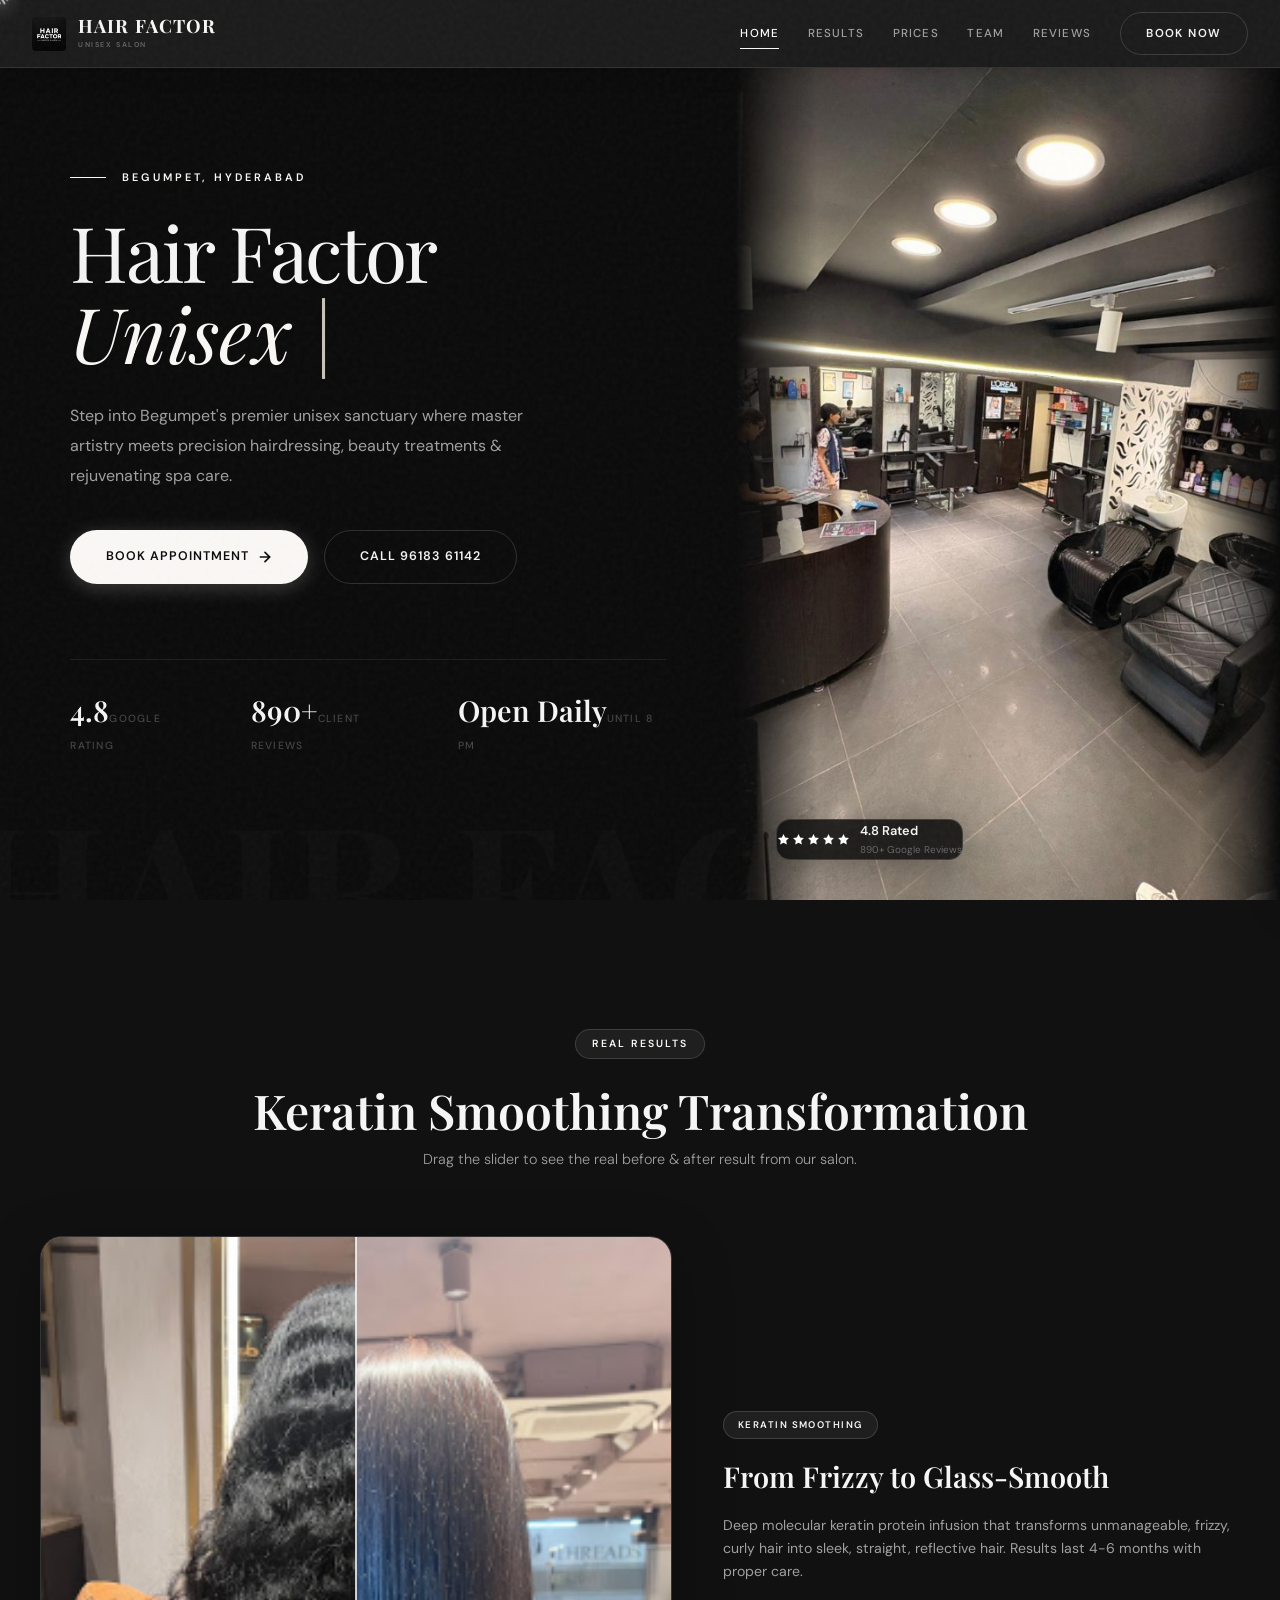
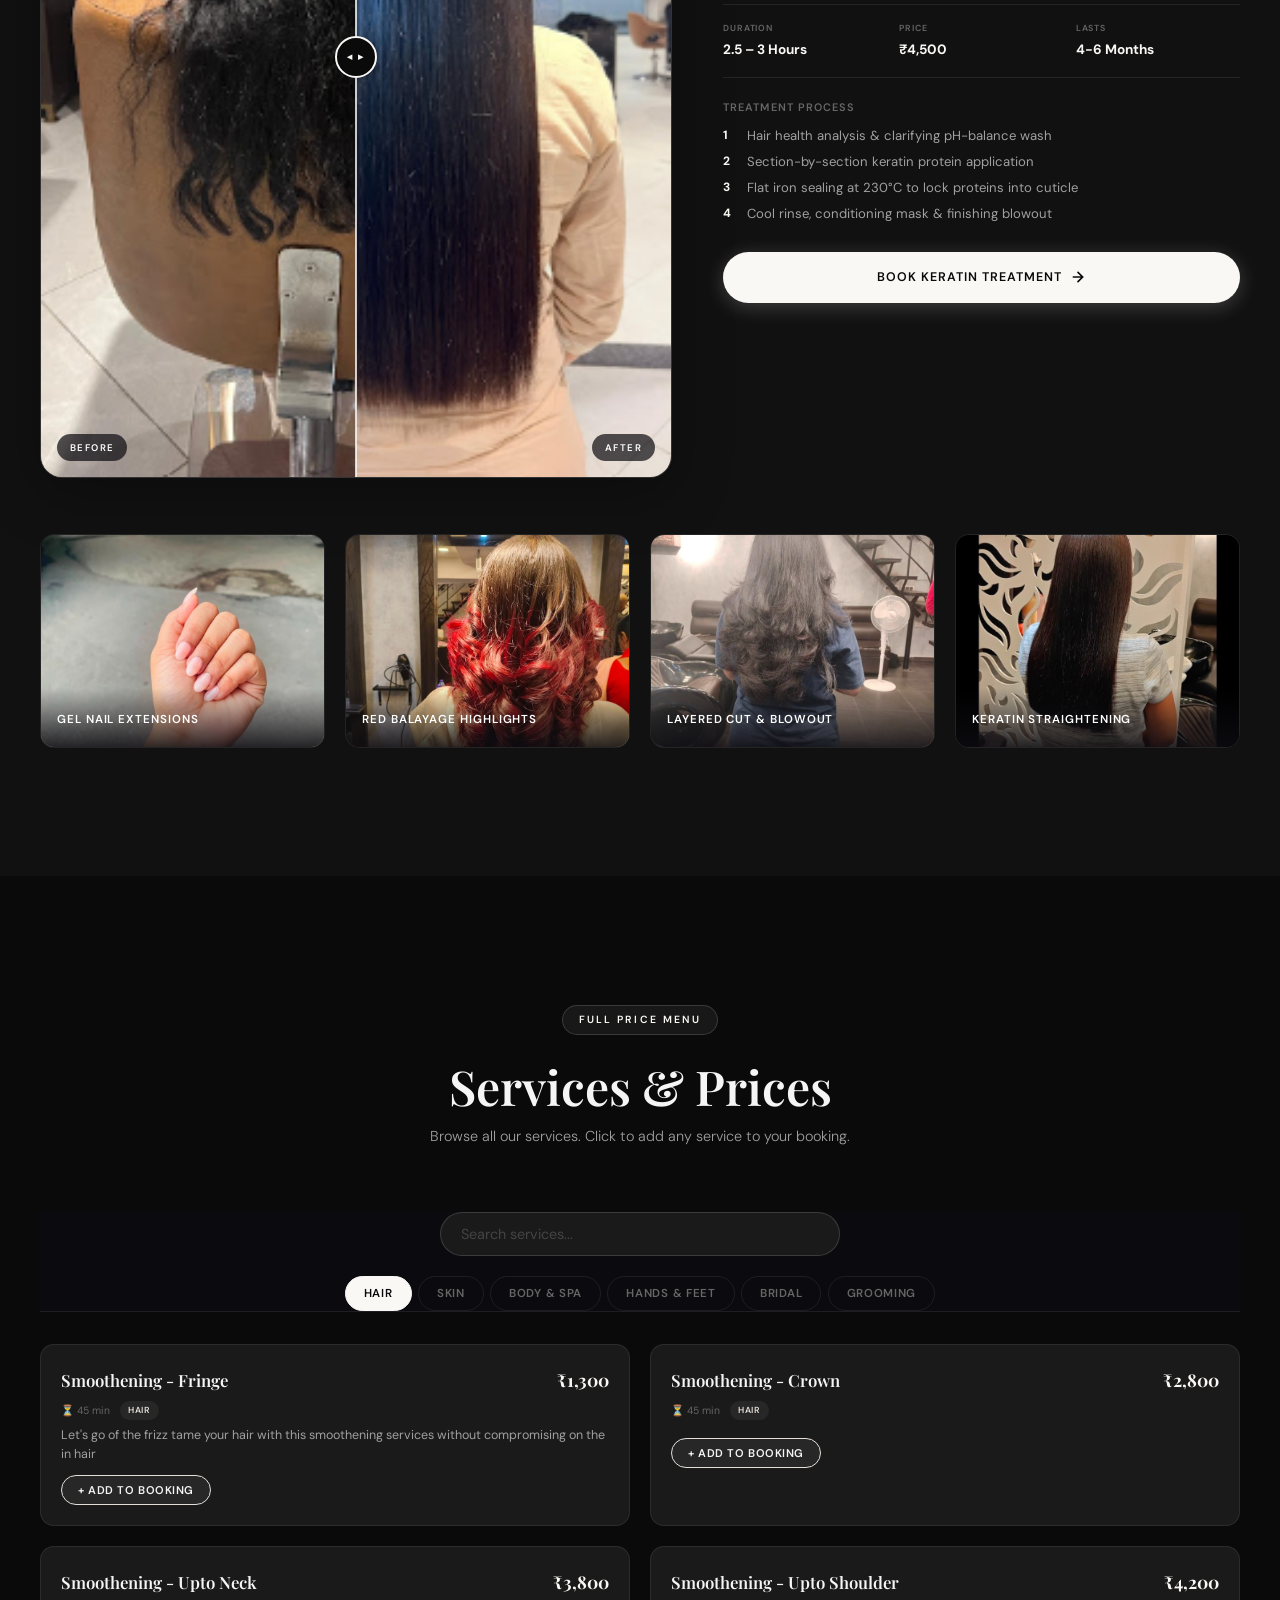
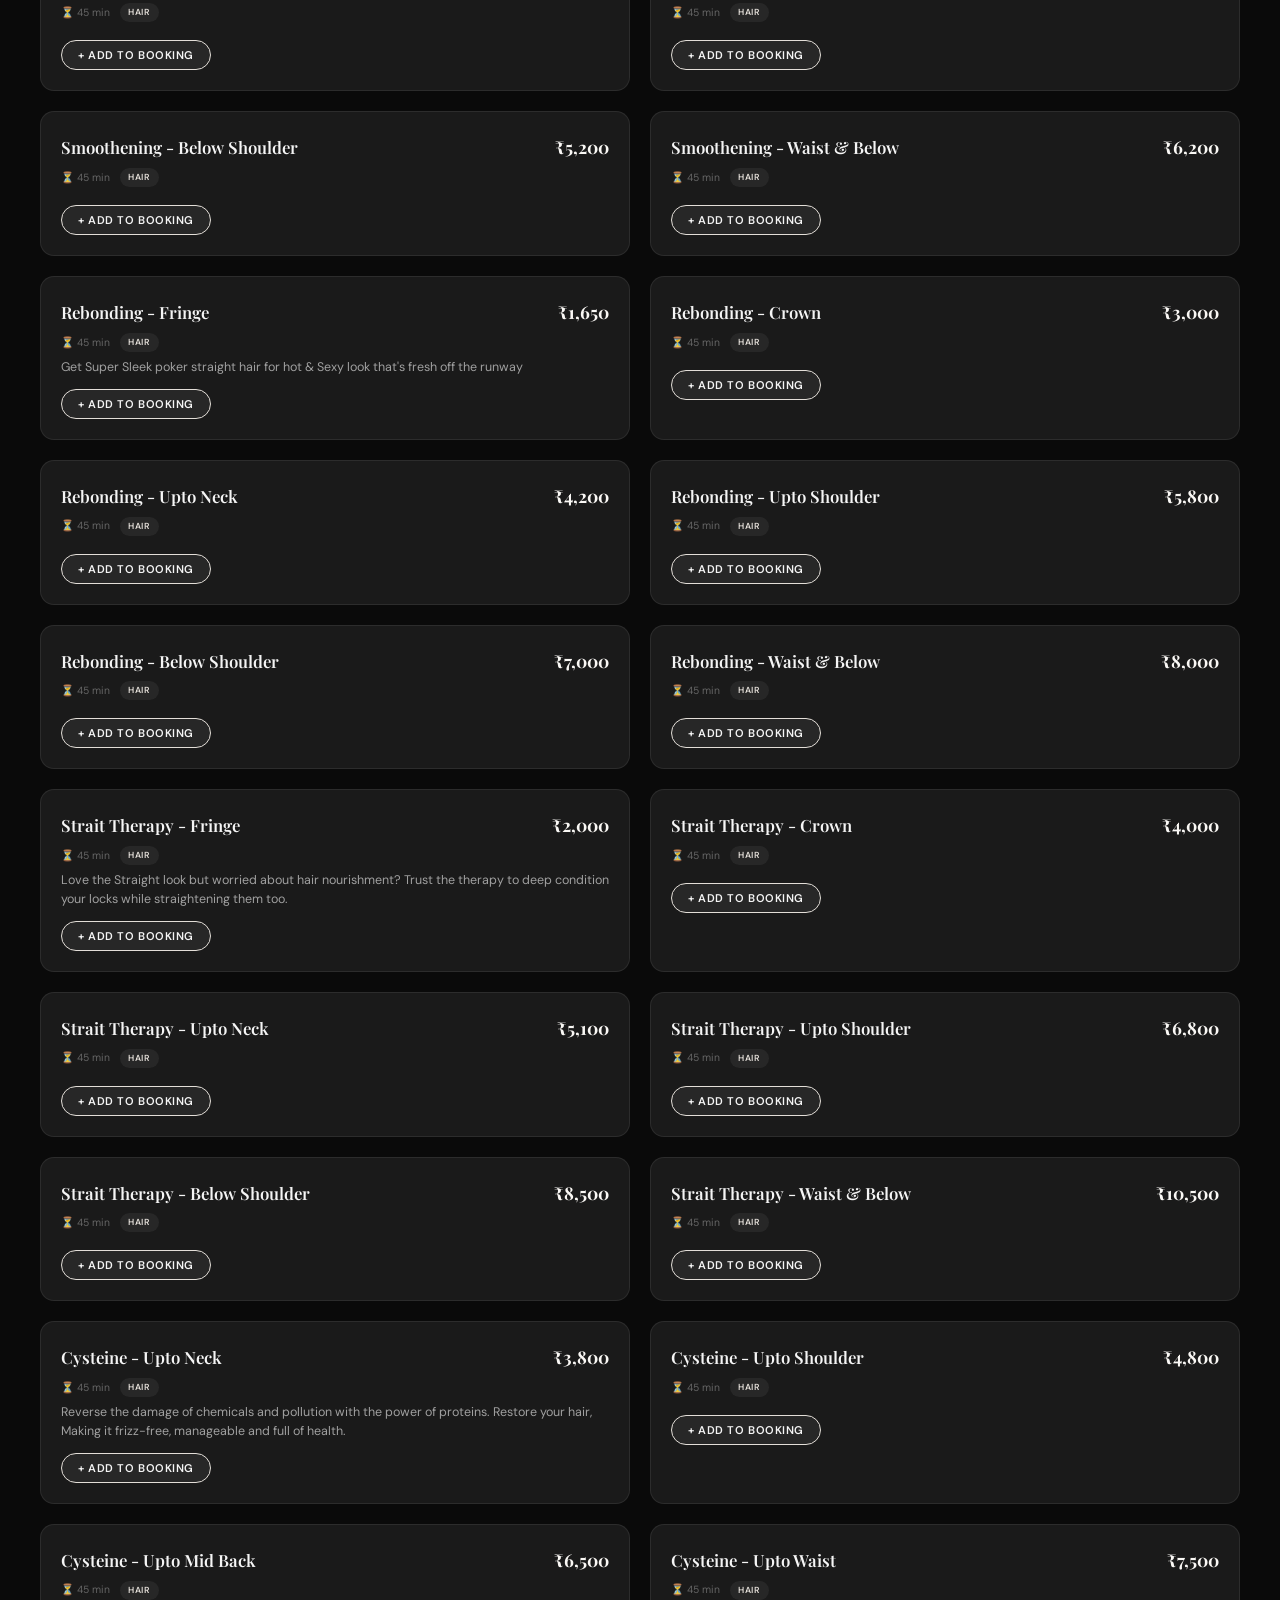
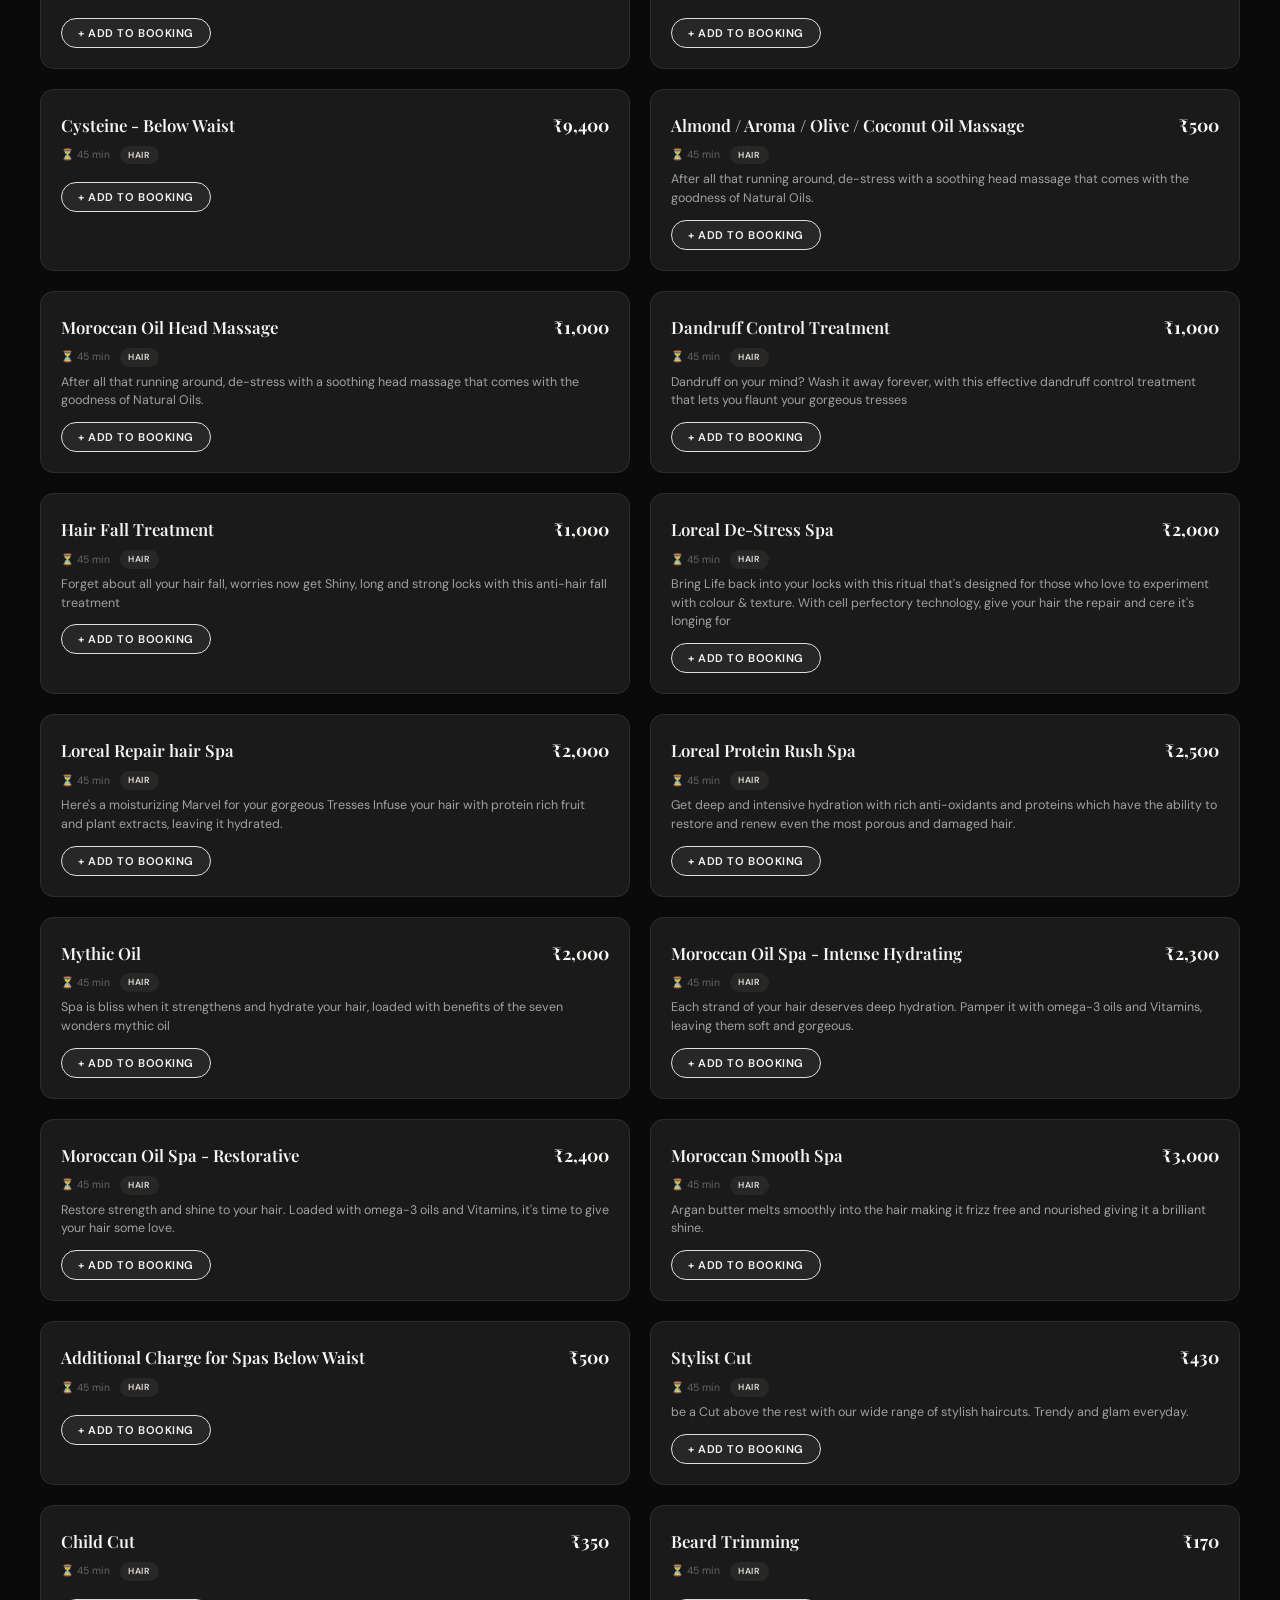
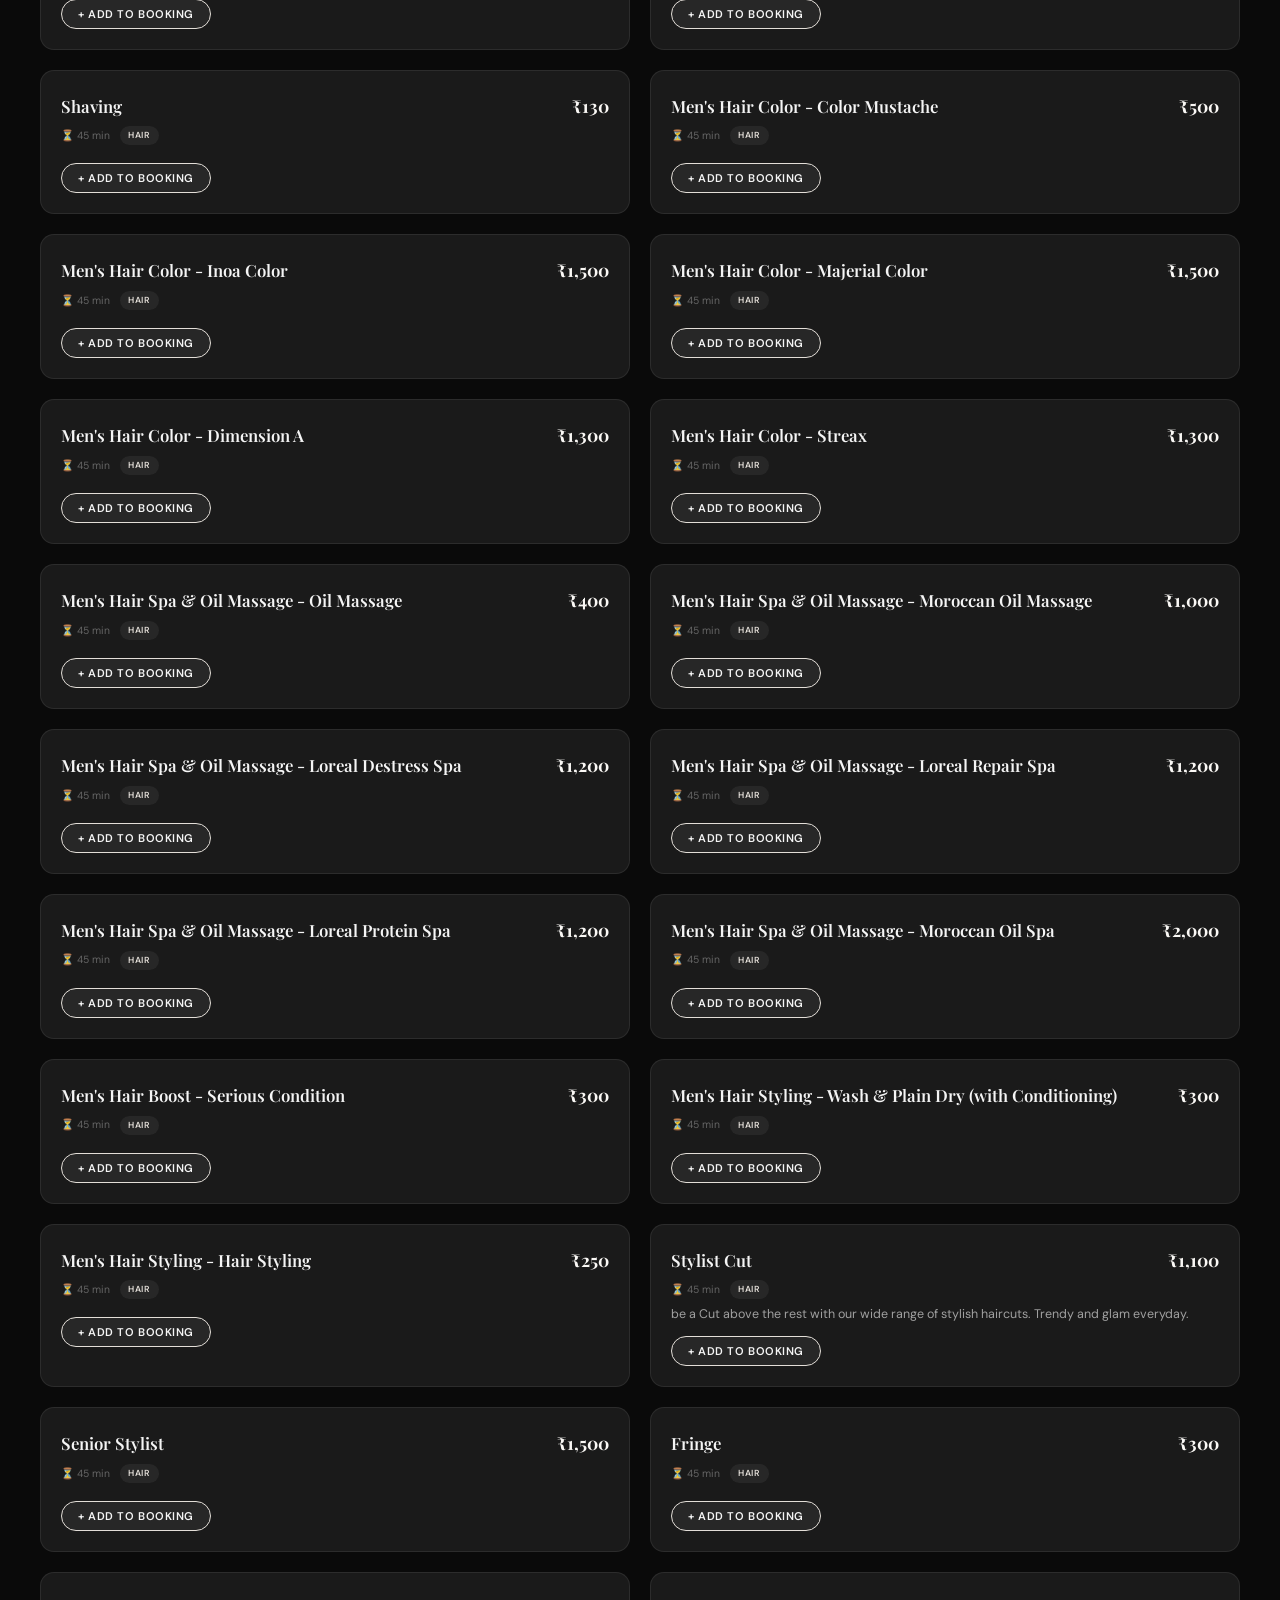
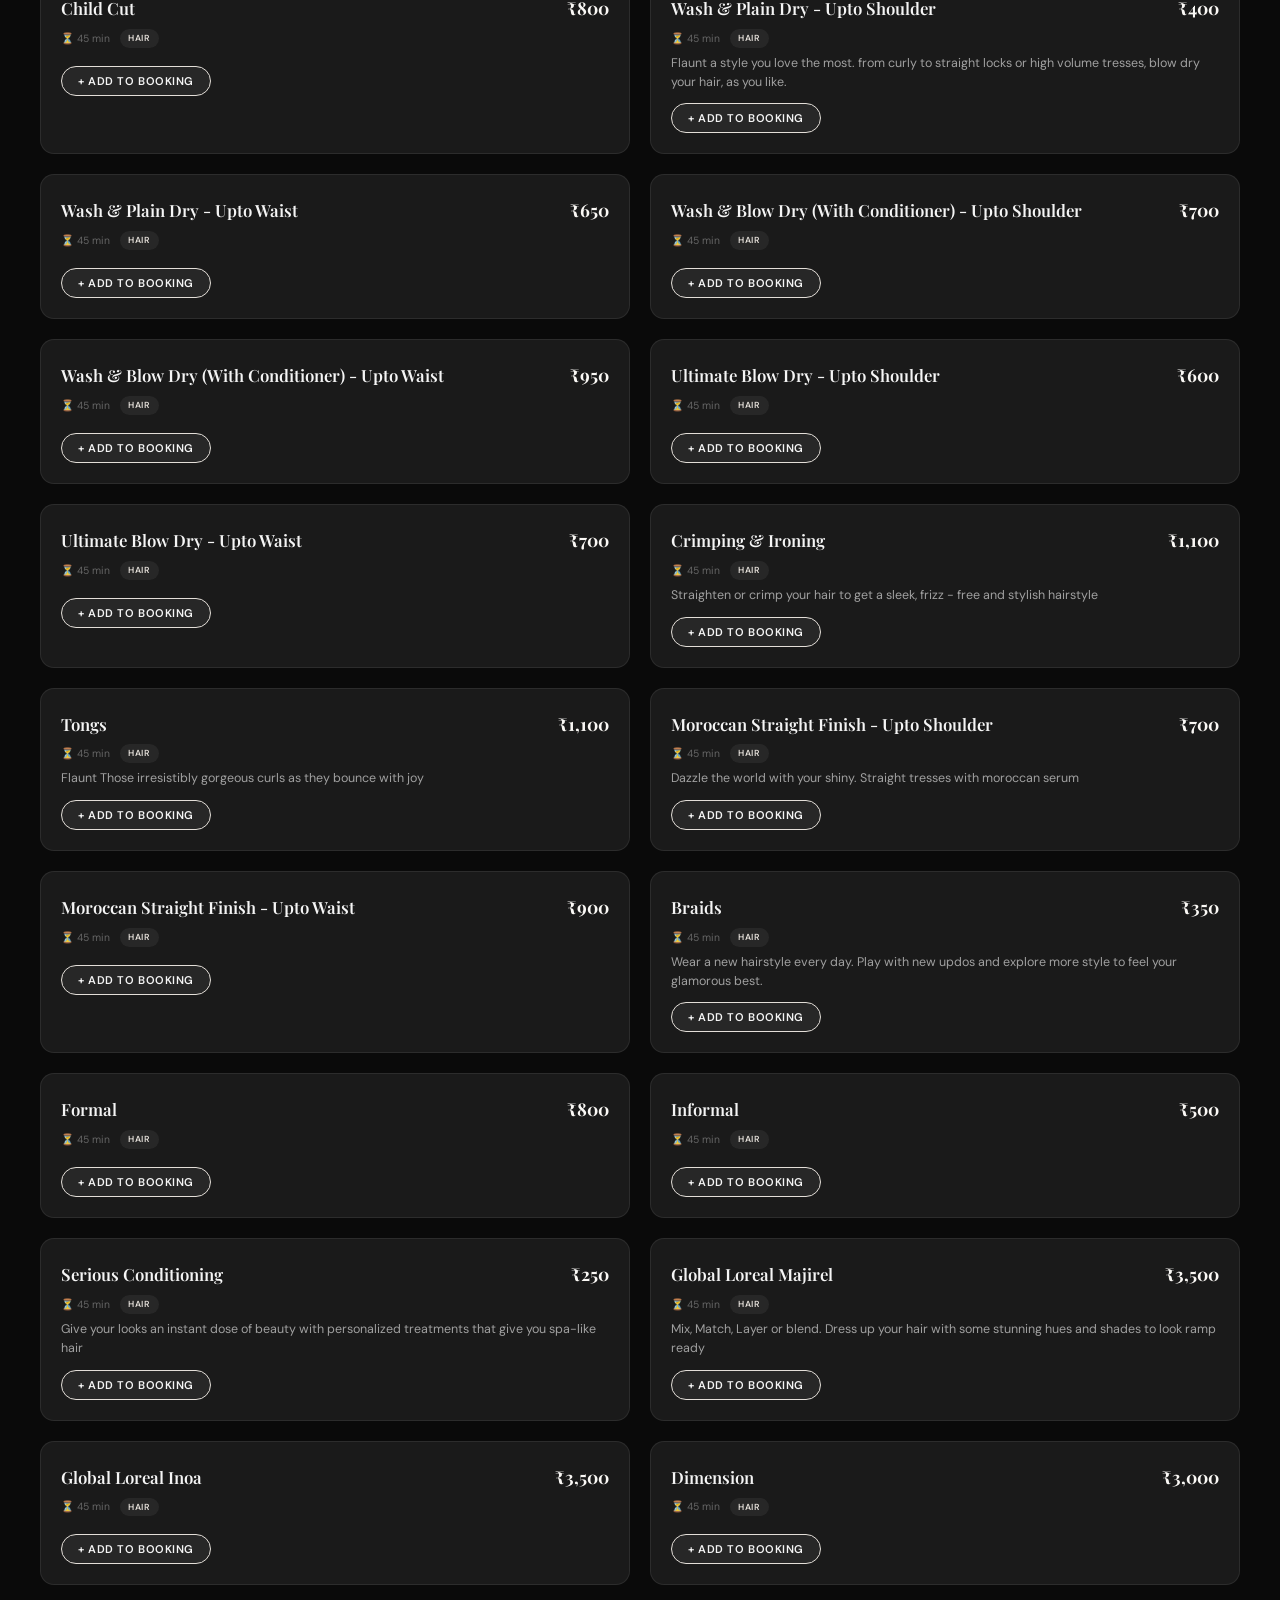
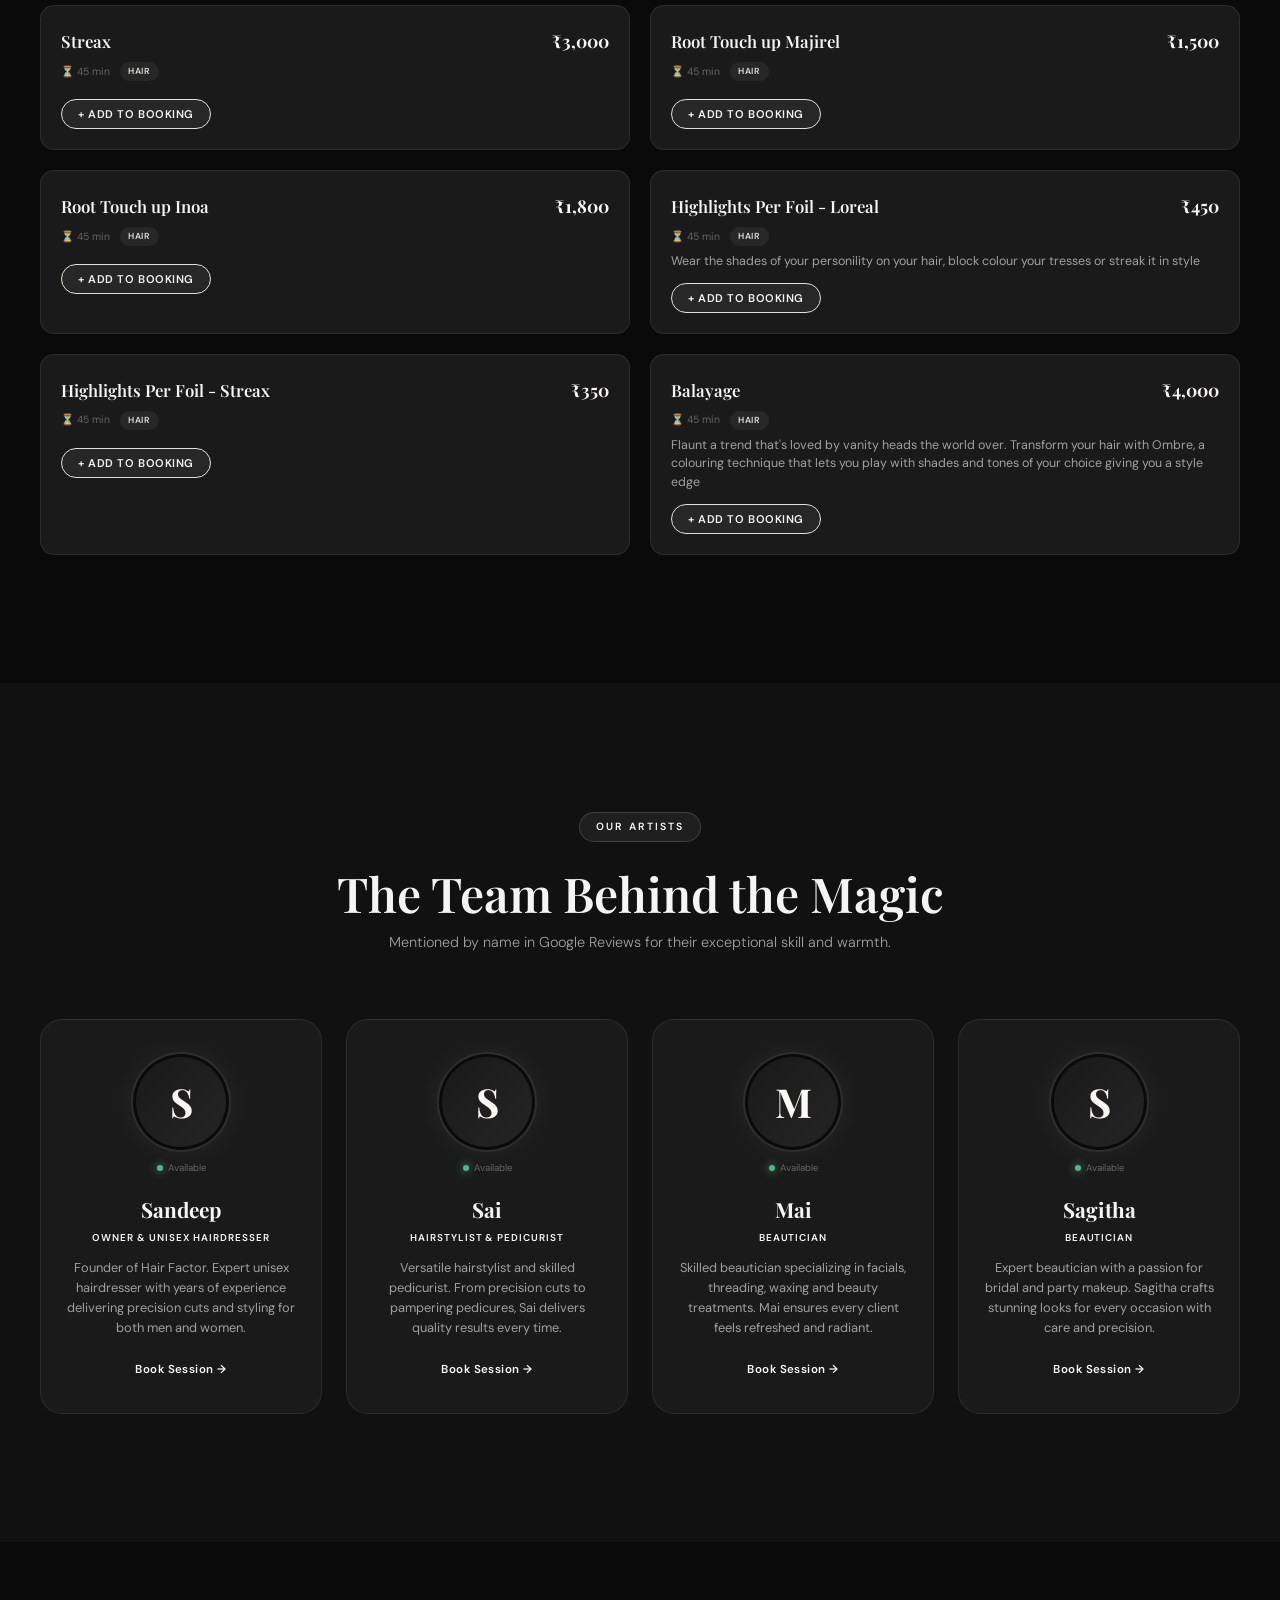
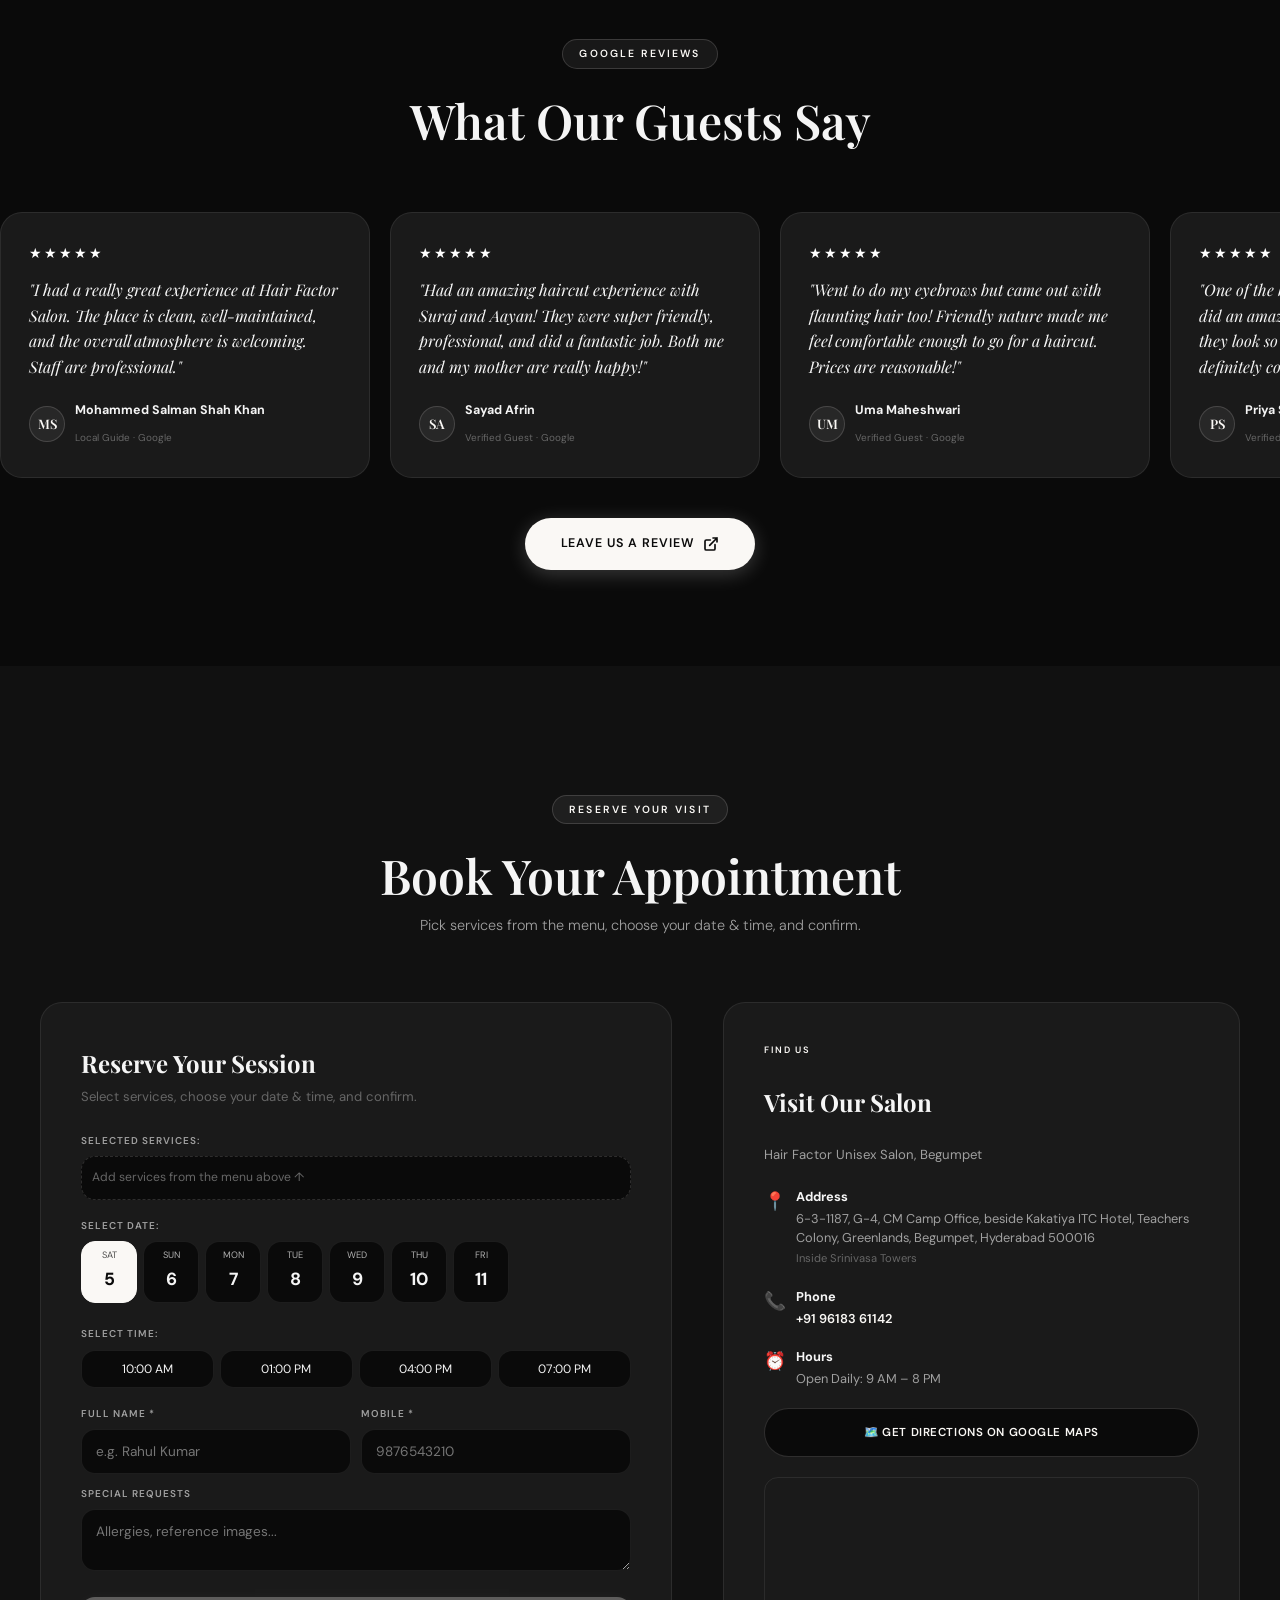
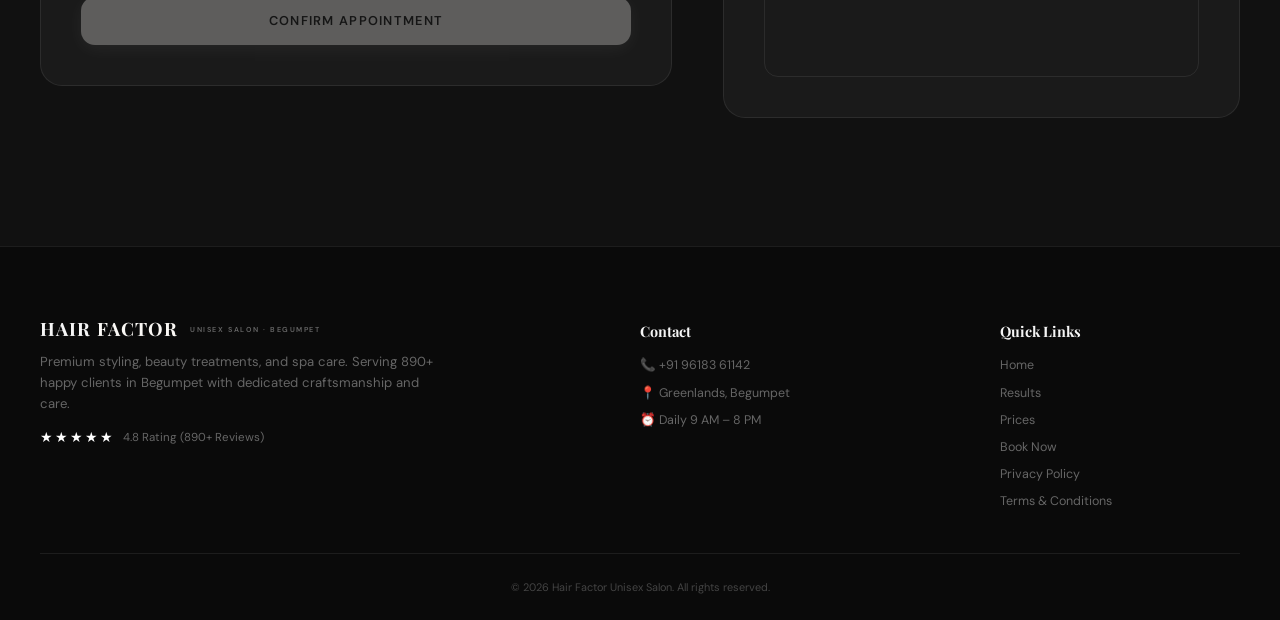
<file: hair-nail-factor-salon/index.html>
<!DOCTYPE html>
<html lang="en">
<head>
    <meta charset="UTF-8">
    <meta name="viewport" content="width=device-width, initial-scale=1.0">
    <title>Hair Factor Unisex Salon | Premium Salon · Begumpet, Hyderabad</title>
    <meta name="description" content="Begumpet's most trusted unisex salon — keratin treatments, hair coloring, beauty services & spa. 4.8★ by 890+ clients. Book your appointment online.">
    <link rel="preconnect" href="https://fonts.googleapis.com">
    <link rel="preconnect" href="https://fonts.gstatic.com" crossorigin>
    <link href="https://fonts.googleapis.com/css2?family=Playfair+Display:ital,wght@0,400;0,500;0,600;0,700;0,800;1,400;1,500&family=DM+Sans:ital,opsz,wght@0,9..40,300;0,9..40,400;0,9..40,500;0,9..40,600;0,9..40,700;1,9..40,300;1,9..40,400&display=swap" rel="stylesheet">
    <link rel="icon" type="image/svg+xml" href="data:image/svg+xml,<svg xmlns='http://www.w3.org/2000/svg' viewBox='0 0 100 100'><text y='.9em' font-size='90'>✂️</text></svg>">
    <link rel="stylesheet" href="style.css">
</head>
<body data-cursor="default">
    <div class="noise-bg"></div>
    <div class="cursor-glow" id="cursorGlow"></div>

    <!-- Comb Cursor -->
    <div class="cursor-comb" id="cursorComb">
        <svg viewBox="0 0 36 36" fill="none" xmlns="http://www.w3.org/2000/svg">
            <defs>
                <linearGradient id="combGrad" x1="0" y1="0" x2="0" y2="1">
                    <stop offset="0%" stop-color="#ffffff"/>
                    <stop offset="100%" stop-color="#cccccc"/>
                </linearGradient>
            </defs>
            <rect x="3" y="1" width="30" height="9" rx="4" fill="url(#combGrad)" opacity="0.95"/>
            <rect x="3" y="1" width="30" height="9" rx="4" fill="none" stroke="#ffffff" stroke-width="0.5" opacity="0.4"/>
            <rect x="6" y="10" width="2" height="11" rx="1" fill="url(#combGrad)" opacity="0.9"/>
            <rect x="10.5" y="10" width="2" height="14" rx="1" fill="url(#combGrad)" opacity="0.9"/>
            <rect x="15" y="10" width="2" height="12" rx="1" fill="url(#combGrad)" opacity="0.9"/>
            <rect x="19.5" y="10" width="2" height="15" rx="1" fill="url(#combGrad)" opacity="0.9"/>
            <rect x="24" y="10" width="2" height="13" rx="1" fill="url(#combGrad)" opacity="0.9"/>
            <rect x="28.5" y="10" width="2" height="10" rx="1" fill="url(#combGrad)" opacity="0.9"/>
        </svg>
    </div>

    <!-- ══════ FLOATING GLASS NAVBAR ══════ -->
    <nav class="navbar" id="navbar">
        <div class="nav-inner">
            <a href="#home" class="nav-brand" data-cursor-interact>
                <img src="assets/images/logo.jpg" alt="Hair Factor Unisex Salon" class="nav-logo">
                <div class="nav-brand-text">
                    <div class="brand-name">HAIR <span>FACTOR</span></div>
                    <div class="brand-sub">UNISEX SALON</div>
                </div>
            </a>
            <div class="nav-links">
                <a href="#home" class="active" data-cursor-interact>Home</a>
                <a href="#transformation" data-cursor-interact>Results</a>
                <a href="#menu" data-cursor-interact>Prices</a>
                <a href="#team" data-cursor-interact>Team</a>
                <a href="#reviews" data-cursor-interact>Reviews</a>
                <a href="#booking" class="nav-book" data-cursor-interact>Book Now</a>
            </div>
            <button class="hamburger" id="hamburger" aria-label="Menu" data-cursor-interact>
                <span></span><span></span><span></span>
            </button>
        </div>
    </nav>

    <!-- Mobile Drawer -->
    <div class="mobile-overlay" id="mobileOverlay"></div>
    <div class="mobile-drawer" id="mobileDrawer">
        <a href="#home" class="drawer-link">Home</a>
        <a href="#transformation" class="drawer-link">Results</a>
        <a href="#menu" class="drawer-link">Prices</a>
        <a href="#team" class="drawer-link">Team</a>
        <a href="#reviews" class="drawer-link">Reviews</a>
        <a href="#booking" class="drawer-link drawer-cta">Book Appointment</a>
        <div class="drawer-phone">
            <p>Call us directly:</p>
            <a href="tel:+919618361142">+91 96183 61142</a>
        </div>
    </div>

    <!-- ══════ HERO ══════ -->
    <section class="hero" id="home">
        <!-- Left: Text Side -->
        <div class="hero-text">
            <div class="hero-sunbeam" aria-hidden="true"></div>
            <div class="hero-watermark">HAIR FACTOR</div>

            <span class="hero-eyebrow anim-up">Begumpet, Hyderabad</span>

            <h1 class="hero-h1 anim-up d1">
                Hair Factor<br><em id="typewriter" class="editorial-pulse">Unisex Salon.</em>
            </h1>

            <p class="hero-p anim-up d2">
                Step into Begumpet's premier unisex sanctuary where master artistry meets precision hairdressing, beauty treatments & rejuvenating spa care.
            </p>

            <div class="hero-ctas anim-up d3">
                <a href="#booking" class="btn-primary" data-cursor-interact>
                    Book Appointment
                    <svg width="16" height="16" viewBox="0 0 24 24" fill="none" stroke="currentColor" stroke-width="2.5" stroke-linecap="round"><path d="M5 12h14M12 5l7 7-7 7"/></svg>
                </a>
                <a href="tel:+919618361142" class="btn-outline" data-cursor-interact>Call 96183 61142</a>
            </div>

            <div class="hero-stats anim-up d4">
                <div class="hero-stat"><span class="val">4.8</span><span class="lab">Google Rating</span></div>
                <div class="hero-stat"><span class="val">890+</span><span class="lab">Client Reviews</span></div>
                <div class="hero-stat"><span class="val">Open Daily</span><span class="lab">Until 8 PM</span></div>
            </div>
        </div>

        <!-- Right: Full Bleed Visual -->
        <div class="hero-visual anim-up d2">
            <img src="assets/images/salon_interior_real.jpg" alt="Hair Factor Unisex Salon — real salon interior with styling stations and wash basins" loading="eager">

            <div class="hero-badge" data-cursor-interact>
                <div class="badge-stars">
                    <svg viewBox="0 0 24 24"><polygon points="12 2 15.09 8.26 22 9.27 17 14.14 18.18 21.02 12 17.77 5.82 21.02 7 14.14 2 9.27 8.91 8.26 12 2"/></svg>
                    <svg viewBox="0 0 24 24"><polygon points="12 2 15.09 8.26 22 9.27 17 14.14 18.18 21.02 12 17.77 5.82 21.02 7 14.14 2 9.27 8.91 8.26 12 2"/></svg>
                    <svg viewBox="0 0 24 24"><polygon points="12 2 15.09 8.26 22 9.27 17 14.14 18.18 21.02 12 17.77 5.82 21.02 7 14.14 2 9.27 8.91 8.26 12 2"/></svg>
                    <svg viewBox="0 0 24 24"><polygon points="12 2 15.09 8.26 22 9.27 17 14.14 18.18 21.02 12 17.77 5.82 21.02 7 14.14 2 9.27 8.91 8.26 12 2"/></svg>
                    <svg viewBox="0 0 24 24"><polygon points="12 2 15.09 8.26 22 9.27 17 14.14 18.18 21.02 12 17.77 5.82 21.02 7 14.14 2 9.27 8.91 8.26 12 2"/></svg>
                </div>
                <div><strong>4.8 Rated</strong><small>890+ Google Reviews</small></div>
            </div>
        </div>
    </section>

    <!-- Floating upcoming badge (outside hero) -->
    <div class="upcoming-badge hidden" id="upcomingBadge">
        <span class="ub-pulse"></span>
        <div class="ub-body">
            <p id="badgeText"></p>
            <button id="cancelBadgeBtn" class="ub-cancel" data-cursor-interact>Cancel</button>
        </div>
    </div>

    <!-- ══════ BEFORE / AFTER TRANSFORMATION ══════ -->
    <section class="transform-section" id="transformation">
        <div class="container">
            <div class="sec-head">
                <span class="sec-label reveal">Real Results</span>
                <h2 class="sec-title reveal d1">Keratin Smoothing Transformation</h2>
                <p class="sec-desc reveal d2">Drag the slider to see the real before & after result from our salon.</p>
            </div>

            <div class="transform-layout">
                <!-- Before/After Slider -->
                <div class="ba-container reveal">
                    <div class="ba-wrapper" id="baWrapper">
                        <div class="ba-img-layer ba-after">
                            <img src="assets/images/before_after_keratin.png" alt="After Keratin Treatment" id="baAfterImg">
                        </div>
                        <div class="ba-img-layer ba-before" id="baBefore">
                            <img src="assets/images/before_after_keratin.png" alt="Before Keratin Treatment" id="baBeforeImg">
                        </div>
                        <div class="ba-handle" id="baHandle">
                            <div class="ba-handle-line"></div>
                            <div class="ba-handle-knob">◂ ▸</div>
                            <div class="ba-handle-line"></div>
                        </div>
                        <input type="range" min="0" max="100" value="50" class="ba-range" id="baRange" aria-label="Before After Comparison Slider">
                        <span class="ba-label ba-label-before">Before</span>
                        <span class="ba-label ba-label-after">After</span>
                    </div>
                </div>

                <!-- Info Card -->
                <div class="transform-info reveal d1">
                    <div class="ti-badge">Keratin Smoothing</div>
                    <h3>From Frizzy to Glass-Smooth</h3>
                    <p>Deep molecular keratin protein infusion that transforms unmanageable, frizzy, curly hair into sleek, straight, reflective hair. Results last 4-6 months with proper care.</p>

                    <div class="ti-details">
                        <div class="ti-detail">
                            <span class="td-label">Duration</span>
                            <strong>2.5 – 3 Hours</strong>
                        </div>
                        <div class="ti-detail">
                            <span class="td-label">Price</span>
                            <strong>₹4,500</strong>
                        </div>
                        <div class="ti-detail">
                            <span class="td-label">Lasts</span>
                            <strong>4-6 Months</strong>
                        </div>
                    </div>

                    <div class="ti-steps">
                        <h4>Treatment Process</h4>
                        <ol>
                            <li>Hair health analysis & clarifying pH-balance wash</li>
                            <li>Section-by-section keratin protein application</li>
                            <li>Flat iron sealing at 230°C to lock proteins into cuticle</li>
                            <li>Cool rinse, conditioning mask & finishing blowout</li>
                        </ol>
                    </div>

                    <a href="#booking" class="btn-primary btn-full" data-cursor-interact>
                        Book Keratin Treatment
                        <svg width="16" height="16" viewBox="0 0 24 24" fill="none" stroke="currentColor" stroke-width="2.5" stroke-linecap="round"><path d="M5 12h14M12 5l7 7-7 7"/></svg>
                    </a>
                </div>
            </div>

            <!-- Results Gallery — Real Salon Work -->
            <div class="gallery-row">
                <div class="gallery-card reveal" data-cursor-interact>
                    <img src="assets/images/nail_art_result.jpg" alt="Nail Extensions — Nude Gel Set" loading="lazy">
                    <div class="gc-overlay">
                        <span>Gel Nail Extensions</span>
                    </div>
                </div>
                <div class="gallery-card reveal d1" data-cursor-interact>
                    <img src="assets/images/hair_color_red.jpg" alt="Red Balayage Highlights" loading="lazy">
                    <div class="gc-overlay">
                        <span>Red Balayage Highlights</span>
                    </div>
                </div>
                <div class="gallery-card reveal d2" data-cursor-interact>
                    <img src="assets/images/hair_layered_result.jpg" alt="Layered Haircut Result" loading="lazy">
                    <div class="gc-overlay">
                        <span>Layered Cut & Blowout</span>
                    </div>
                </div>
                <div class="gallery-card reveal" data-cursor-interact>
                    <img src="assets/images/keratin_straight_result.jpg" alt="Keratin Straightening Result" loading="lazy">
                    <div class="gc-overlay">
                        <span>Keratin Straightening</span>
                    </div>
                </div>
            </div>
        </div>
    </section>

    <!-- ══════ SERVICES MENU ══════ -->
    <section class="menu-section" id="menu">
        <div class="container">
            <div class="sec-head">
                <span class="sec-label reveal">Full Price Menu</span>
                <h2 class="sec-title reveal d1">Services & Prices</h2>
                <p class="sec-desc reveal d2">Browse all our services. Click to add any service to your booking.</p>
            </div>

            <div class="menu-tabs-container">
                <input type="text" class="menu-search" id="menuSearch" placeholder="Search services..." autocomplete="off">
                <div class="menu-tabs" id="menuTabs">
                    <button class="menu-tab active" data-cat="hair" data-cursor-interact>Hair</button>
                    <button class="menu-tab" data-cat="skin" data-cursor-interact>Skin</button>
                    <button class="menu-tab" data-cat="body" data-cursor-interact>Body & Spa</button>
                    <button class="menu-tab" data-cat="nails" data-cursor-interact>Hands & Feet</button>
                    <button class="menu-tab" data-cat="bridal" data-cursor-interact>Bridal</button>
                    <button class="menu-tab" data-cat="grooming" data-cursor-interact>Grooming</button>
                </div>
            </div>

            <div class="menu-grid" id="menuGrid"></div>
        </div>
    </section>

    <!-- ══════ TEAM ══════ -->
    <section class="team-section" id="team">
        <div class="container">
            <div class="sec-head">
                <span class="sec-label reveal">Our Artists</span>
                <h2 class="sec-title reveal d1">The Team Behind the Magic</h2>
                <p class="sec-desc reveal d2">Mentioned by name in Google Reviews for their exceptional skill and warmth.</p>
            </div>

            <div class="team-grid">
                <div class="team-card reveal" data-cursor-interact>
                    <div class="tc-avatar-area">
                        <div class="tc-avatar-ring"><div class="tc-initials">S</div></div>
                        <span class="tc-status"><span class="status-dot"></span> Available</span>
                    </div>
                    <h3>Sandeep</h3>
                    <span class="tc-role">Owner & Unisex Hairdresser</span>
                    <p>Founder of Hair Factor. Expert unisex hairdresser with years of experience delivering precision cuts and styling for both men and women.</p>
                    <button class="btn-book-stylist select-stylist-quick" data-cursor-interact>Book Session →</button>
                </div>
                <div class="team-card reveal d1" data-cursor-interact>
                    <div class="tc-avatar-area">
                        <div class="tc-avatar-ring"><div class="tc-initials">S</div></div>
                        <span class="tc-status"><span class="status-dot"></span> Available</span>
                    </div>
                    <h3>Sai</h3>
                    <span class="tc-role">Hairstylist & Pedicurist</span>
                    <p>Versatile hairstylist and skilled pedicurist. From precision cuts to pampering pedicures, Sai delivers quality results every time.</p>
                    <button class="btn-book-stylist select-stylist-quick" data-cursor-interact>Book Session →</button>
                </div>
                <div class="team-card reveal d2" data-cursor-interact>
                    <div class="tc-avatar-area">
                        <div class="tc-avatar-ring"><div class="tc-initials">M</div></div>
                        <span class="tc-status"><span class="status-dot"></span> Available</span>
                    </div>
                    <h3>Mai</h3>
                    <span class="tc-role">Beautician</span>
                    <p>Skilled beautician specializing in facials, threading, waxing and beauty treatments. Mai ensures every client feels refreshed and radiant.</p>
                    <button class="btn-book-stylist select-stylist-quick" data-cursor-interact>Book Session →</button>
                </div>
                <div class="team-card reveal" data-cursor-interact>
                    <div class="tc-avatar-area">
                        <div class="tc-avatar-ring"><div class="tc-initials">S</div></div>
                        <span class="tc-status"><span class="status-dot"></span> Available</span>
                    </div>
                    <h3>Sagitha</h3>
                    <span class="tc-role">Beautician</span>
                    <p>Expert beautician with a passion for bridal and party makeup. Sagitha crafts stunning looks for every occasion with care and precision.</p>
                    <button class="btn-book-stylist select-stylist-quick" data-cursor-interact>Book Session →</button>
                </div>
            </div>
        </div>
    </section>

    <!-- ══════ REVIEWS ══════ -->
    <section class="reviews-section" id="reviews">
        <div class="container">
            <div class="sec-head">
                <span class="sec-label reveal">Google Reviews</span>
                <h2 class="sec-title reveal d1">What Our Guests Say</h2>
            </div>
        </div>
        <div class="reviews-marquee">
            <div class="reviews-track" id="reviewsTrack">
                <div class="rev-card" data-cursor-interact>
                    <div class="rev-stars">★★★★★</div>
                    <blockquote>"I had a really great experience at Hair Factor Salon. The place is clean, well-maintained, and the overall atmosphere is welcoming. Staff are professional."</blockquote>
                    <div class="rev-author"><div class="rev-av">MS</div><div><strong>Mohammed Salman Shah Khan</strong><span>Local Guide · Google</span></div></div>
                </div>
                <div class="rev-card" data-cursor-interact>
                    <div class="rev-stars">★★★★★</div>
                    <blockquote>"Had an amazing haircut experience with Suraj and Aayan! They were super friendly, professional, and did a fantastic job. Both me and my mother are really happy!"</blockquote>
                    <div class="rev-author"><div class="rev-av">SA</div><div><strong>Sayad Afrin</strong><span>Verified Guest · Google</span></div></div>
                </div>
                <div class="rev-card" data-cursor-interact>
                    <div class="rev-stars">★★★★★</div>
                    <blockquote>"Went to do my eyebrows but came out with flaunting hair too! Friendly nature made me feel comfortable enough to go for a haircut. Prices are reasonable!"</blockquote>
                    <div class="rev-author"><div class="rev-av">UM</div><div><strong>Uma Maheshwari</strong><span>Verified Guest · Google</span></div></div>
                </div>
                <div class="rev-card" data-cursor-interact>
                    <div class="rev-stars">★★★★★</div>
                    <blockquote>"One of the best salons in Begumpet. Ashok did an amazing job on my nail extensions — they look so natural and beautiful. Will definitely come back again!"</blockquote>
                    <div class="rev-author"><div class="rev-av">PS</div><div><strong>Priya Sharma</strong><span>Verified Guest · Google</span></div></div>
                </div>
                <div class="rev-card" data-cursor-interact>
                    <div class="rev-stars">★★★★★</div>
                    <blockquote>"Got keratin treatment done here and the results are incredible! My frizzy hair is now so smooth and silky. The team is very knowledgeable and pricing is fair."</blockquote>
                    <div class="rev-author"><div class="rev-av">RK</div><div><strong>Ramya Krishna</strong><span>Verified Guest · Google</span></div></div>
                </div>
                <!-- Duplicates for infinite loop -->
                <div class="rev-card" data-cursor-interact>
                    <div class="rev-stars">★★★★★</div>
                    <blockquote>"I had a really great experience at Hair Factor Salon. The place is clean, well-maintained, and the overall atmosphere is welcoming. Staff are professional."</blockquote>
                    <div class="rev-author"><div class="rev-av">MS</div><div><strong>Mohammed Salman Shah Khan</strong><span>Local Guide · Google</span></div></div>
                </div>
                <div class="rev-card" data-cursor-interact>
                    <div class="rev-stars">★★★★★</div>
                    <blockquote>"Had an amazing haircut experience with Suraj and Aayan! They were super friendly, professional, and did a fantastic job. Both me and my mother are really happy!"</blockquote>
                    <div class="rev-author"><div class="rev-av">SA</div><div><strong>Sayad Afrin</strong><span>Verified Guest · Google</span></div></div>
                </div>
                <div class="rev-card" data-cursor-interact>
                    <div class="rev-stars">★★★★★</div>
                    <blockquote>"Went to do my eyebrows but came out with flaunting hair too! Friendly nature made me feel comfortable enough to go for a haircut. Prices are reasonable!"</blockquote>
                    <div class="rev-author"><div class="rev-av">UM</div><div><strong>Uma Maheshwari</strong><span>Verified Guest · Google</span></div></div>
                </div>
                <div class="rev-card" data-cursor-interact>
                    <div class="rev-stars">★★★★★</div>
                    <blockquote>"One of the best salons in Begumpet. Ashok did an amazing job on my nail extensions — they look so natural and beautiful. Will definitely come back again!"</blockquote>
                    <div class="rev-author"><div class="rev-av">PS</div><div><strong>Priya Sharma</strong><span>Verified Guest · Google</span></div></div>
                </div>
                <div class="rev-card" data-cursor-interact>
                    <div class="rev-stars">★★★★★</div>
                    <blockquote>"Got keratin treatment done here and the results are incredible! My frizzy hair is now so smooth and silky. The team is very knowledgeable and pricing is fair."</blockquote>
                    <div class="rev-author"><div class="rev-av">RK</div><div><strong>Ramya Krishna</strong><span>Verified Guest · Google</span></div></div>
                </div>
            </div>
        </div>
        <div style="text-align:center;margin-top:2.5rem;">
            <a href="https://search.google.com/local/writereview?placeid=ChIJ_ypKgQ-YyzsRGcAkVfC5AKo" target="_blank" rel="noopener" class="btn-primary" data-cursor-interact style="display:inline-flex;">
                Leave Us a Review
                <svg width="16" height="16" viewBox="0 0 24 24" fill="none" stroke="currentColor" stroke-width="2.5" stroke-linecap="round"><path d="M18 13v6a2 2 0 0 1-2 2H5a2 2 0 0 1-2-2V8a2 2 0 0 1 2-2h6M15 3h6v6M10 14L21 3"/></svg>
            </a>
        </div>
    </section>

    <!-- ══════ BOOKING & LOCATION ══════ -->
    <section class="booking-section" id="booking">
        <div class="container">
            <div class="sec-head">
                <span class="sec-label reveal">Reserve Your Visit</span>
                <h2 class="sec-title reveal d1">Book Your Appointment</h2>
                <p class="sec-desc reveal d2">Pick services from the menu, choose your date & time, and confirm.</p>
            </div>

            <div class="booking-grid">
                <!-- Booking Form -->
                <div class="book-card reveal">
                    <h3>Reserve Your Session</h3>
                    <p class="book-sub">Select services, choose your date & time, and confirm.</p>

                    <div class="book-body">
                        <div class="fb">
                            <label>Selected Services:</label>
                            <div class="selected-box" id="selectedServicesSummary">
                                <p class="ph-text">Add services from the menu above ↑</p>
                            </div>
                        </div>

                        <div class="fb">
                            <label>Select Date:</label>
                            <div class="date-row" id="dateScrollContainer"></div>
                        </div>
                        <div class="fb">
                            <label>Select Time:</label>
                            <div class="time-grid" id="timeSlotsContainer">
                                <p class="ph-text">Pick a date first</p>
                            </div>
                        </div>
                        <form id="salonBookingForm" onsubmit="return false;">
                            <div class="fb-split">
                                <div class="ff"><label for="userName">Full Name *</label><input type="text" id="userName" required placeholder="e.g. Rahul Kumar" data-cursor-interact></div>
                                <div class="ff"><label for="userPhone">Mobile *</label><input type="tel" id="userPhone" required placeholder="9876543210" pattern="^[0-9\-\+\s]{10,15}$" data-cursor-interact></div>
                            </div>
                            <div class="ff"><label for="userNotes">Special Requests</label><textarea id="userNotes" rows="2" placeholder="Allergies, reference images..." data-cursor-interact></textarea></div>
                            <button type="submit" class="btn-submit" id="submitBookingBtn" disabled data-cursor-interact>Confirm Appointment</button>
                        </form>
                    </div>

                    <!-- Success -->
                    <div class="book-success" id="successOverlay">
                        <div class="bs-inner">
                            <div class="bs-check"><svg viewBox="0 0 52 52"><circle cx="26" cy="26" r="25" fill="none"/><path fill="none" d="M14.1 27.2l7.1 7.2 16.7-16.8"/></svg></div>
                            <h4>Appointment Confirmed!</h4>
                            <p>Your booking receipt:</p>
                            <div class="receipt">
                                <p><strong>Booking ID:</strong> <span id="receiptId">HF-00000</span></p>
                                <p><strong>Services:</strong> <span id="receiptServices">—</span></p>

                                <p><strong>When:</strong> <span id="receiptWhen">—</span></p>
                                <p><strong>Est. Total:</strong> <span id="receiptPrice">₹0</span></p>
                            </div>
                            <button class="btn-reset" id="resetBookingBtn" data-cursor-interact>Done & Book Another</button>
                        </div>
                    </div>
                </div>

                <!-- Location -->
                <div class="loc-card reveal d1">
                    <span class="loc-tag">Find Us</span>
                    <h3>Visit Our Salon</h3>
                    <p class="loc-branch">Hair Factor Unisex Salon, Begumpet</p>

                    <div class="loc-items">
                        <div class="loc-item"><span class="li-icon">📍</span><div><strong>Address</strong><p>6-3-1187, G-4, CM Camp Office, beside Kakatiya ITC Hotel, Teachers Colony, Greenlands, Begumpet, Hyderabad 500016</p><small>Inside Srinivasa Towers</small></div></div>
                        <div class="loc-item"><span class="li-icon">📞</span><div><strong>Phone</strong><p><a href="tel:+919618361142" class="accent-link" data-cursor-interact>+91 96183 61142</a></p></div></div>
                        <div class="loc-item"><span class="li-icon">⏰</span><div><strong>Hours</strong><p>Open Daily: 9 AM – 8 PM</p></div></div>
                    </div>

                    <a href="https://maps.google.com/?q=HAIR+FACTOR+UNISEX+SALON+NAIL+FACTOR+SALON+BEGUMPET" target="_blank" rel="noopener" class="btn-directions" data-cursor-interact>🗺️ Get Directions on Google Maps</a>

                    <div class="loc-map">
                        <iframe title="Salon Location" src="https://www.google.com/maps/embed?pb=!1m18!1m12!1m3!1d3806.690858153406!2d78.45524817596568!3d17.426615501358988!2m3!1f0!2f0!3f0!3m2!1i1024!2i768!4f13.1!3m3!1m2!1s0x3bcb90ab452df393%3A0xe54dbe4d207f2df1!2sHAIR%20FACTOR%20UNISEX%20SALON%20NAIL%20FACTOR%20SALON%20BEGUMPET!5e0!3m2!1sen!2sin!4v1719600000000!5m2!1sen!2sin" width="100%" height="100%" style="border:0;" allowfullscreen="" loading="lazy" referrerpolicy="no-referrer-when-downgrade"></iframe>
                    </div>
                </div>
            </div>
        </div>
    </section>

    <!-- ══════ FOOTER ══════ -->
    <footer class="footer">
        <div class="container">
            <div class="footer-top">
                <div class="ft-brand">
                    <a href="#home" class="nav-brand"><span class="brand-name">HAIR <span>FACTOR</span></span><span class="brand-sub">UNISEX SALON · BEGUMPET</span></a>
                    <p>Premium styling, beauty treatments, and spa care. Serving 890+ happy clients in Begumpet with dedicated craftsmanship and care.</p>
                    <div class="ft-gmb"><span class="trust-stars">★★★★★</span> 4.8 Rating (890+ Reviews)</div>
                </div>
                <div class="ft-col">
                    <h4>Contact</h4>
                    <a href="tel:+919618361142" data-cursor-interact>📞 +91 96183 61142</a>
                    <span>📍 Greenlands, Begumpet</span>
                    <span>⏰ Daily 9 AM – 8 PM</span>
                </div>
                <div class="ft-col">
                    <h4>Quick Links</h4>
                    <a href="#home" data-cursor-interact>Home</a>
                    <a href="#transformation" data-cursor-interact>Results</a>
                    <a href="#menu" data-cursor-interact>Prices</a>
                    <a href="#booking" data-cursor-interact>Book Now</a>
                    <a href="privacy.html" data-cursor-interact>Privacy Policy</a>
                    <a href="terms.html" data-cursor-interact>Terms & Conditions</a>
                </div>
            </div>
            <div class="footer-bottom">
                <p>© 2026 Hair Factor Unisex Salon. All rights reserved.</p>
            </div>
        </div>
    </footer>

    <script src="app.js"></script>
</body>
</html>
</file>
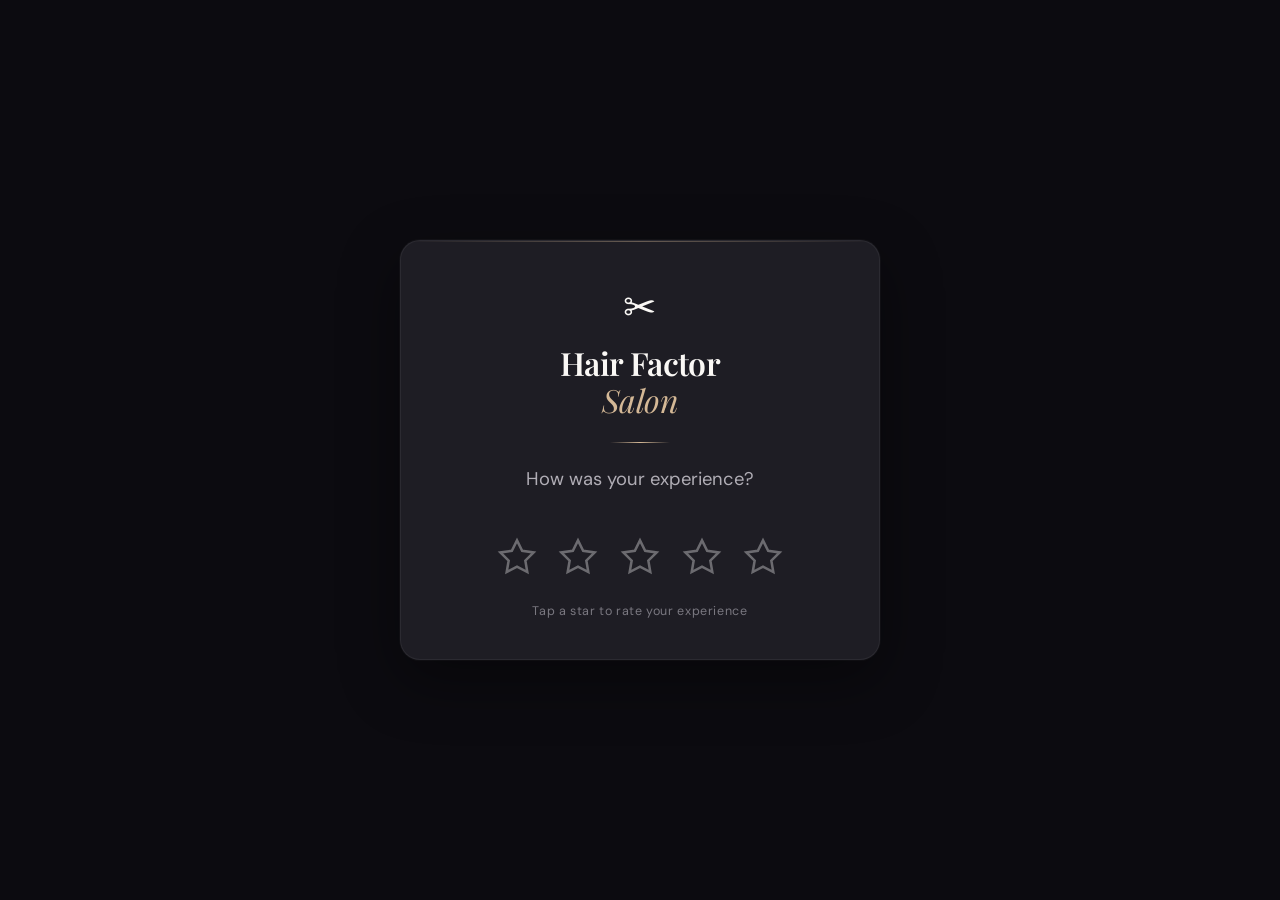
<file: review/index.html>
<!DOCTYPE html>
<html lang="en">
<head>
    <meta charset="UTF-8">
    <meta name="viewport" content="width=device-width, initial-scale=1.0, maximum-scale=1.0, user-scalable=no">
    <title>Hair Factor Salon — Rate Your Experience</title>
    <meta name="description" content="Tell us about your experience at Hair Factor Salon. Your feedback helps us serve you better.">
    <meta name="theme-color" content="#0c0b10">
    <link rel="preconnect" href="https://fonts.googleapis.com">
    <link rel="preconnect" href="https://fonts.gstatic.com" crossorigin>
    <link href="https://fonts.googleapis.com/css2?family=Playfair+Display:ital,wght@0,400;0,500;0,600;0,700;1,400&family=DM+Sans:wght@300;400;500;600;700&display=swap" rel="stylesheet">
    <link rel="icon" type="image/svg+xml" href="data:image/svg+xml,<svg xmlns='http://www.w3.org/2000/svg' viewBox='0 0 100 100'><text y='.9em' font-size='90'>✂️</text></svg>">
    <link rel="stylesheet" href="style.css">
</head>
<body>
    <!-- ══════ MAIN CONTAINER ══════ -->
    <div class="app-wrapper" id="appWrapper">

        <!-- ══════ SCREEN 1: STAR RATING ══════ -->
        <div class="screen active" id="screenRating">
            <div class="review-card">
                <div class="salon-brand">
                    <div class="brand-icon">✂</div>
                    <h1 class="salon-name">Hair Factor<br><span>Salon</span></h1>
                </div>
                <div class="divider"></div>
                <h2 class="question">How was your experience?</h2>
                <div class="stars-container" id="starsContainer">
                    <button class="star-btn" data-rating="1" aria-label="1 star">
                        <svg viewBox="0 0 24 24"><path d="M12 2l3.09 6.26L22 9.27l-5 4.87 1.18 6.88L12 17.77l-6.18 3.25L7 14.14 2 9.27l6.91-1.01L12 2z"/></svg>
                    </button>
                    <button class="star-btn" data-rating="2" aria-label="2 stars">
                        <svg viewBox="0 0 24 24"><path d="M12 2l3.09 6.26L22 9.27l-5 4.87 1.18 6.88L12 17.77l-6.18 3.25L7 14.14 2 9.27l6.91-1.01L12 2z"/></svg>
                    </button>
                    <button class="star-btn" data-rating="3" aria-label="3 stars">
                        <svg viewBox="0 0 24 24"><path d="M12 2l3.09 6.26L22 9.27l-5 4.87 1.18 6.88L12 17.77l-6.18 3.25L7 14.14 2 9.27l6.91-1.01L12 2z"/></svg>
                    </button>
                    <button class="star-btn" data-rating="4" aria-label="4 stars">
                        <svg viewBox="0 0 24 24"><path d="M12 2l3.09 6.26L22 9.27l-5 4.87 1.18 6.88L12 17.77l-6.18 3.25L7 14.14 2 9.27l6.91-1.01L12 2z"/></svg>
                    </button>
                    <button class="star-btn" data-rating="5" aria-label="5 stars">
                        <svg viewBox="0 0 24 24"><path d="M12 2l3.09 6.26L22 9.27l-5 4.87 1.18 6.88L12 17.77l-6.18 3.25L7 14.14 2 9.27l6.91-1.01L12 2z"/></svg>
                    </button>
                </div>
                <p class="star-hint" id="starHint">Tap a star to rate your experience</p>
            </div>
        </div>

        <!-- ══════ SCREEN 2: FEEDBACK FORM (1-3 Stars) ══════ -->
        <div class="screen" id="screenFeedback">
            <div class="review-card feedback-card">
                <div class="feedback-header">
                    <div class="emoji-sad">😔</div>
                    <h2>We're sorry your experience wasn't perfect.</h2>
                    <p class="feedback-subtitle">Your feedback helps us improve. Please tell us what happened.</p>
                </div>
                <div class="divider"></div>
                <form id="feedbackForm" novalidate>
                    <div class="form-section">
                        <h3 class="form-section-title">Customer Information <span class="optional-tag">optional</span></h3>
                        <p class="form-section-desc">If you'd like us to contact you about your experience, please leave your phone number or email.</p>
                        <div class="form-group">
                            <label for="customerName">Name</label>
                            <input type="text" id="customerName" placeholder="Your name" autocomplete="name">
                        </div>
                        <div class="form-group">
                            <label for="customerPhone">Phone Number</label>
                            <input type="tel" id="customerPhone" placeholder="Your phone number" autocomplete="tel">
                        </div>
                        <div class="form-group">
                            <label for="customerEmail">Email</label>
                            <input type="email" id="customerEmail" placeholder="Your email address" autocomplete="email">
                        </div>
                    </div>
                    <div class="form-section">
                        <h3 class="form-section-title">Your Feedback</h3>
                        <div class="form-group">
                            <label for="feedbackMain">What could we have done better? <span class="required-star">*</span></label>
                            <textarea id="feedbackMain" rows="4" placeholder="Please share your experience..." required></textarea>
                        </div>
                        <div class="form-group">
                            <label for="feedbackExtra">Is there anything else you'd like us to know?</label>
                            <textarea id="feedbackExtra" rows="3" placeholder="Any additional comments..."></textarea>
                        </div>
                    </div>
                    <button type="submit" class="btn-submit" id="btnSubmit">
                        <span class="btn-text">Submit Feedback</span>
                        <span class="btn-loading" style="display:none;">
                            <svg class="spinner" viewBox="0 0 24 24"><circle cx="12" cy="12" r="10" fill="none" stroke="currentColor" stroke-width="2.5" stroke-linecap="round" stroke-dasharray="60" stroke-dashoffset="20"/></svg>
                            Sending...
                        </span>
                    </button>
                </form>
            </div>
        </div>

        <!-- ══════ SCREEN 3: THANK YOU — FEEDBACK SUBMITTED ══════ -->
        <div class="screen" id="screenThanksFeedback">
            <div class="review-card thanks-card">
                <div class="success-check">
                    <svg viewBox="0 0 52 52"><circle cx="26" cy="26" r="25" fill="none" stroke="#4ade80" stroke-width="2"/><path fill="none" stroke="#4ade80" stroke-width="3" stroke-linecap="round" d="M14.1 27.2l7.1 7.2 16.7-16.8"/></svg>
                </div>
                <h2>Thank you for your feedback.</h2>
                <p>We really appreciate you taking the time to help Hair Factor Salon improve.</p>
            </div>
        </div>

        <!-- ══════ SCREEN 4: THANK YOU — GOOGLE REDIRECT (4-5 Stars) ══════ -->
        <div class="screen" id="screenThanksGoogle">
            <div class="review-card thanks-card">
                <div class="success-heart">💛</div>
                <h2>Thank you!</h2>
                <p>We're so glad you had a great experience.</p>
                <p class="redirect-notice">Taking you to Google Reviews...</p>
            </div>
        </div>

        <!-- ══════ SCREEN 5: ERROR STATE ══════ -->
        <div class="screen" id="screenError">
            <div class="review-card error-card">
                <div class="error-icon">⚠️</div>
                <h2>Something went wrong.</h2>
                <p>We couldn't submit your feedback right now. Please try again.</p>
                <button class="btn-submit btn-retry" id="btnRetry">Try Again</button>
            </div>
        </div>

    </div>

    <script src="app.js"></script>
</body>
</html>
</file>
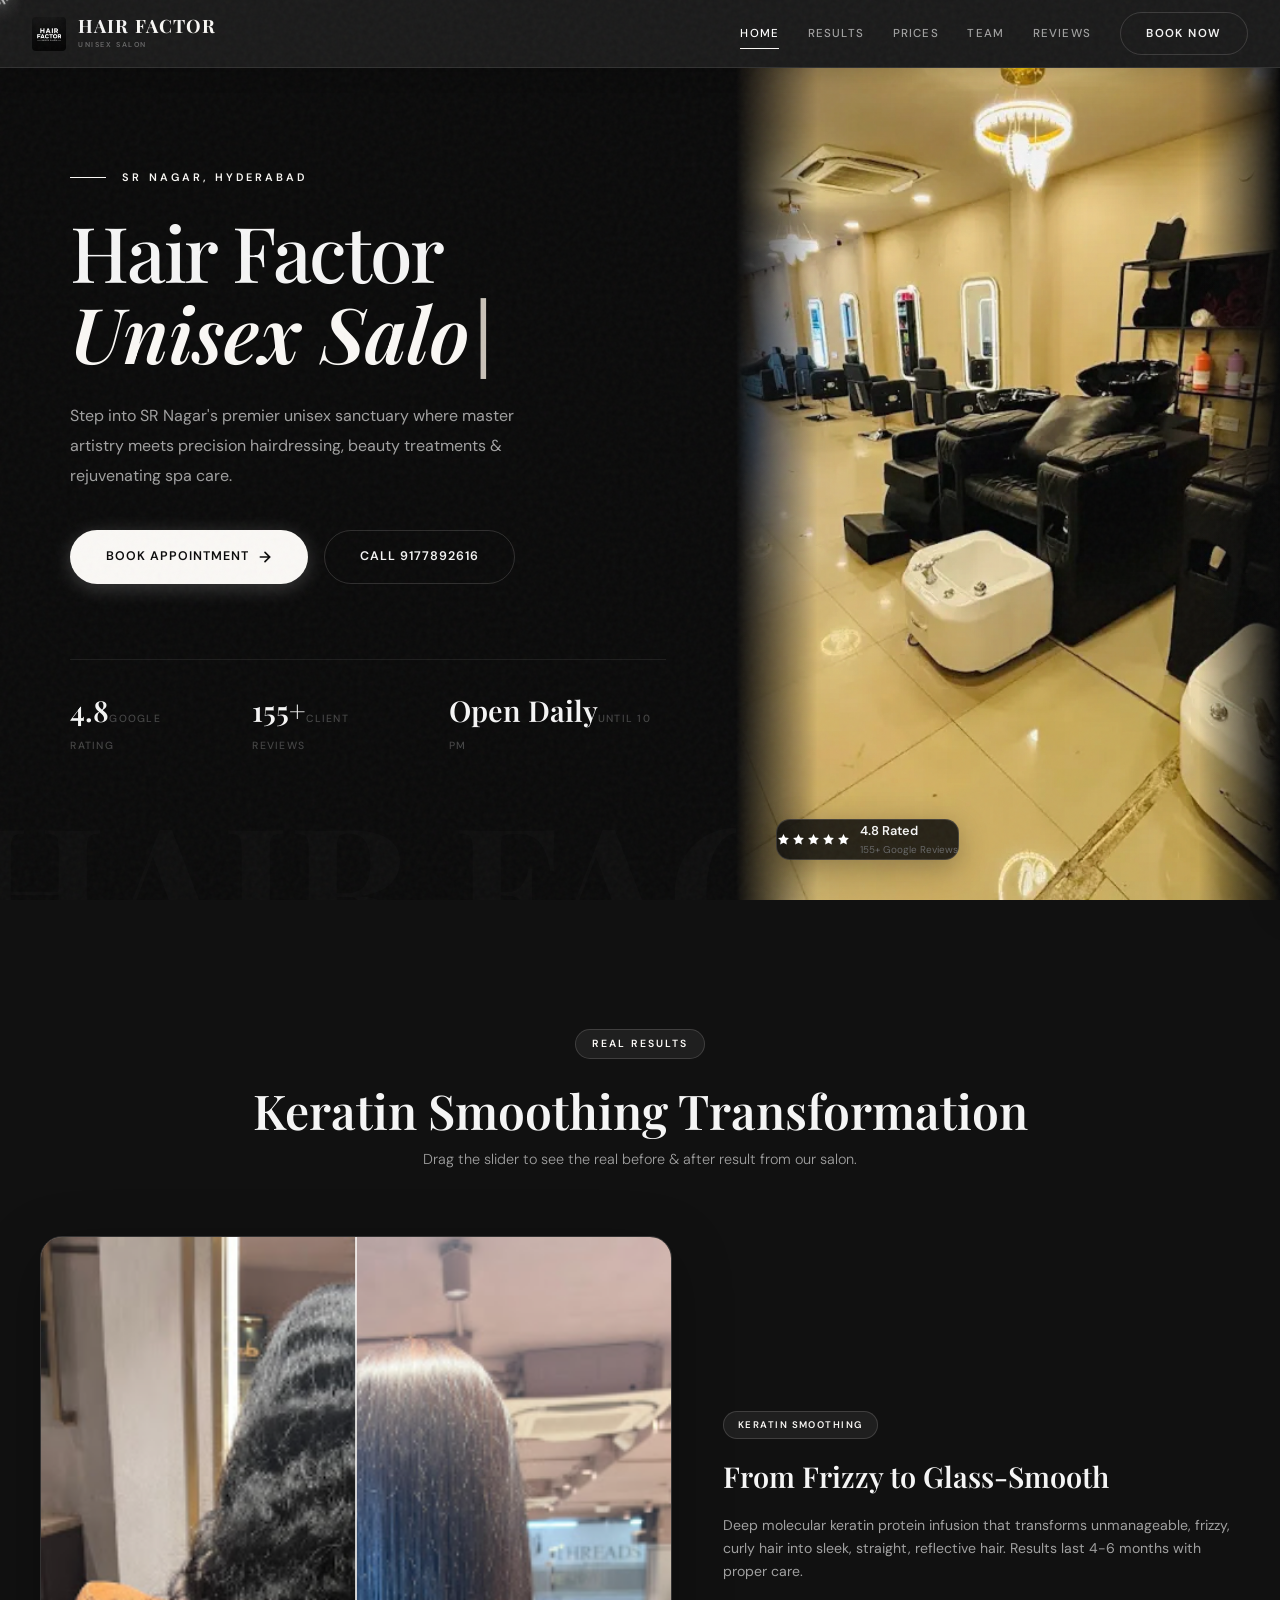
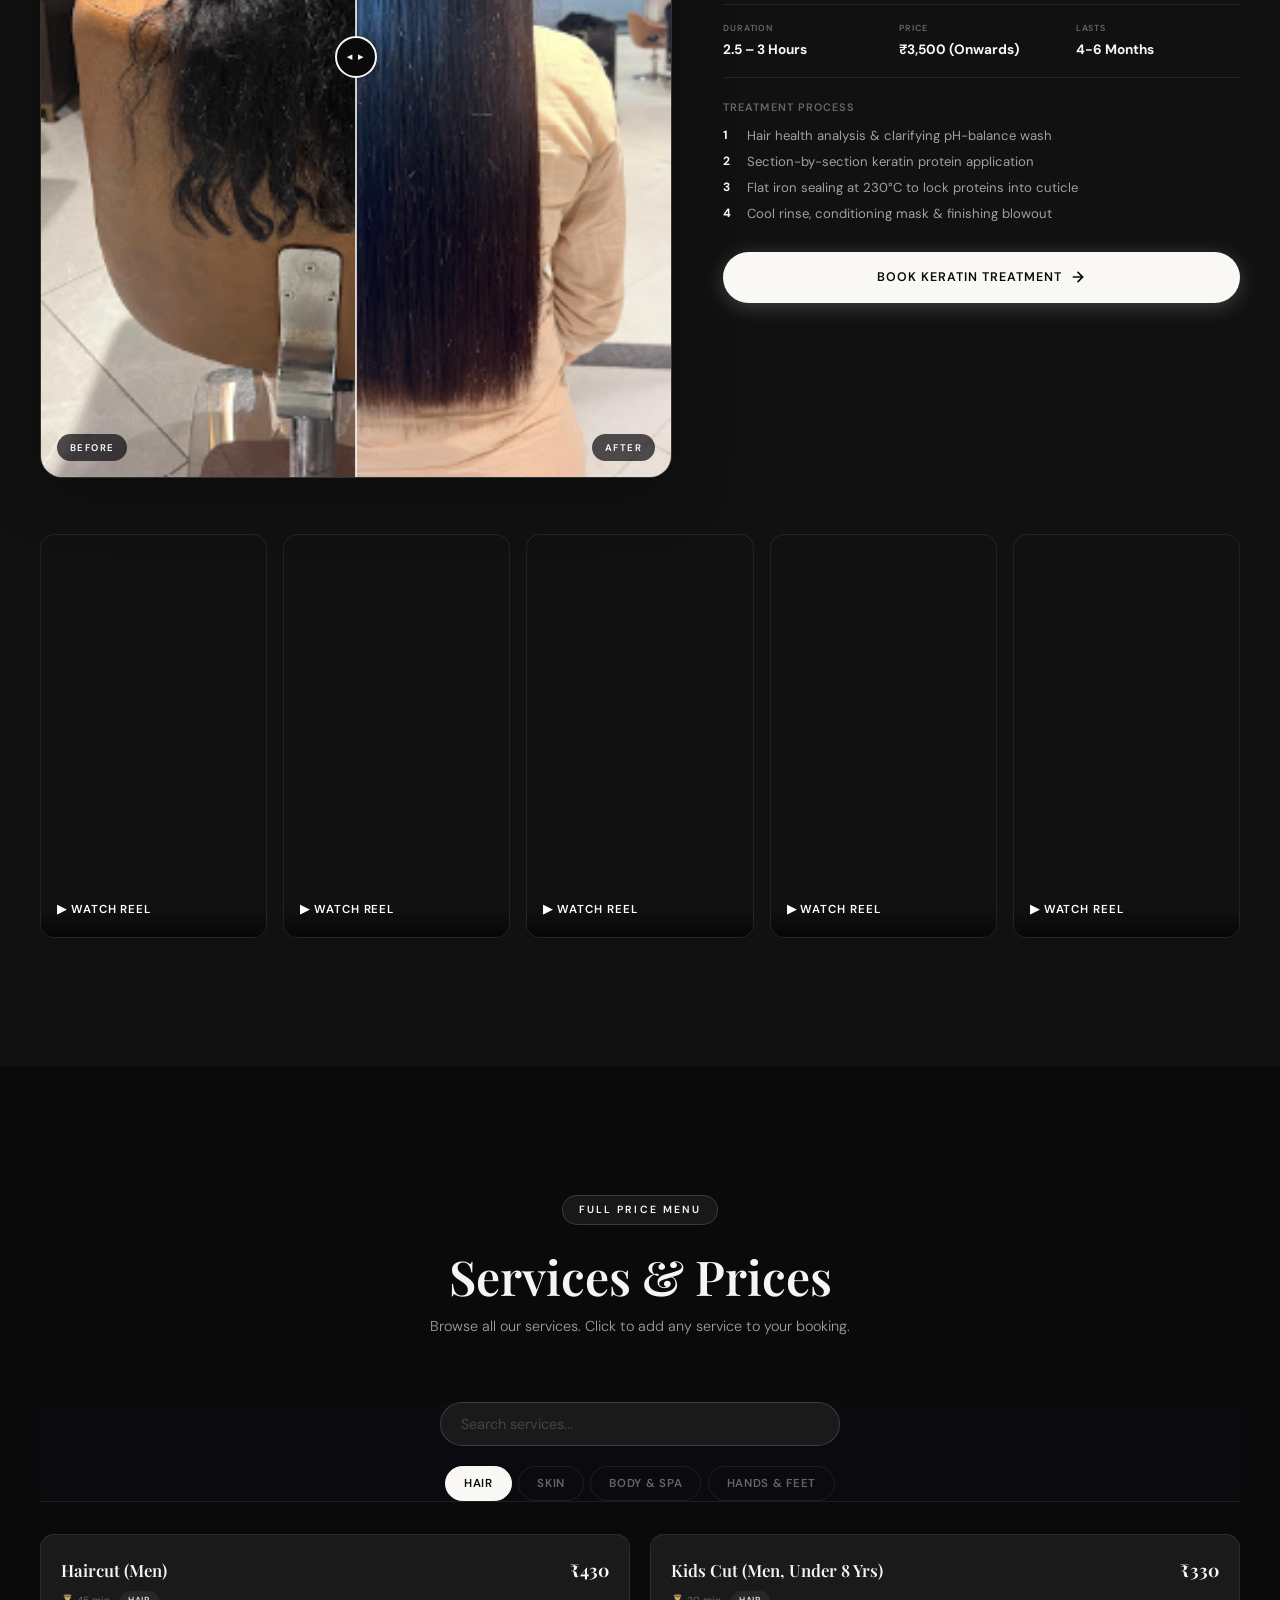
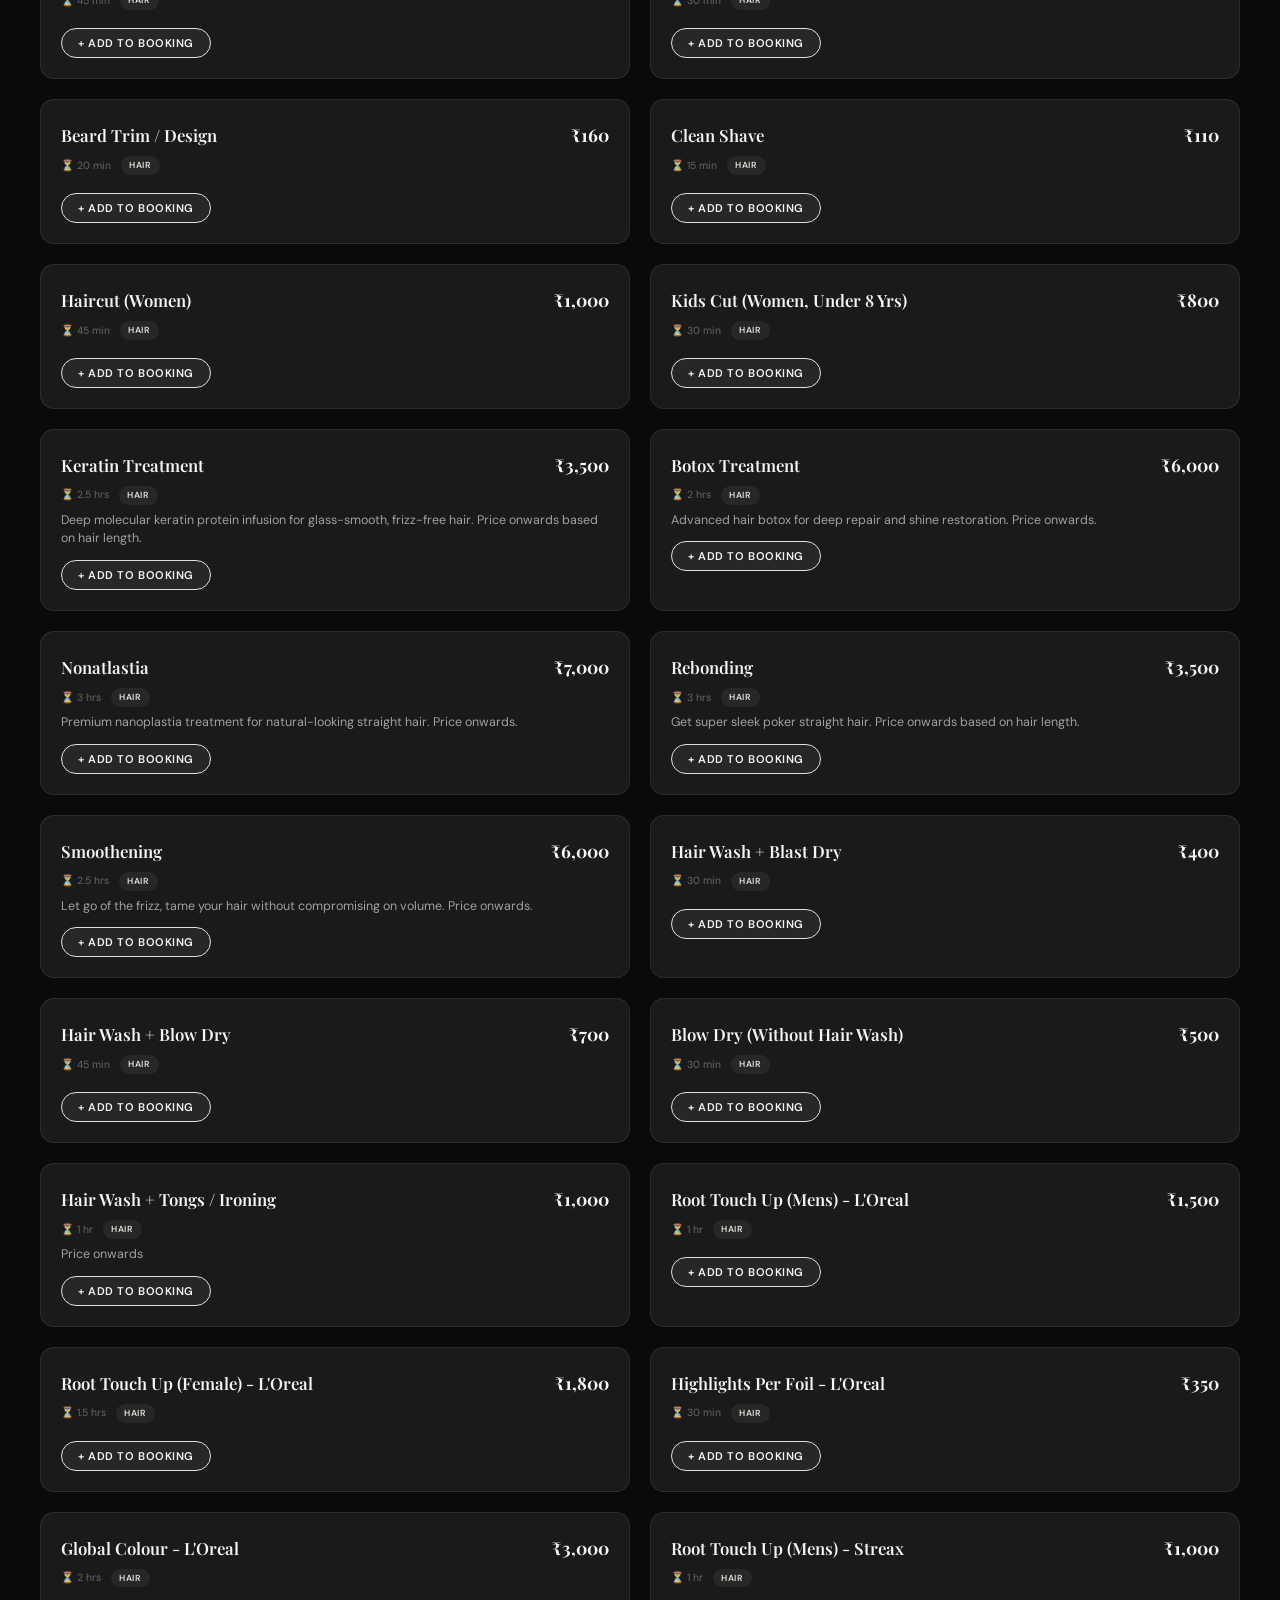
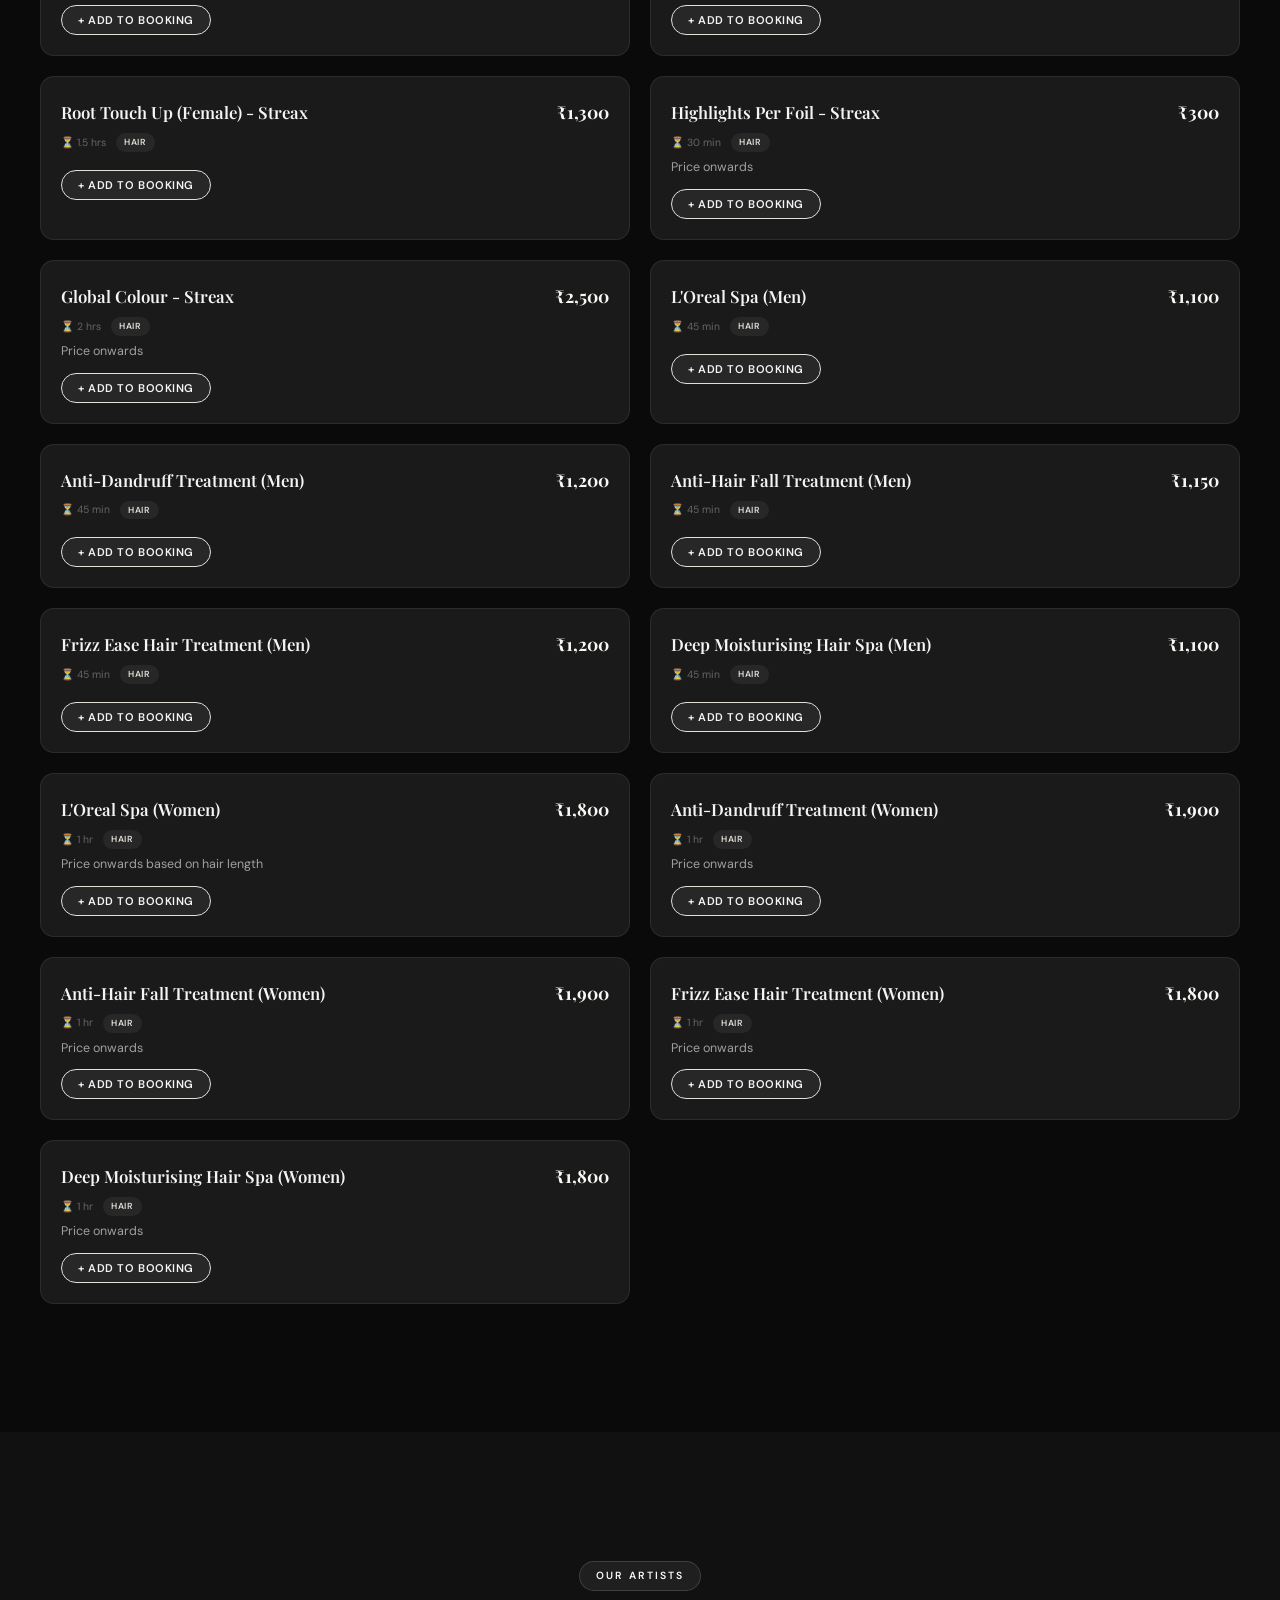
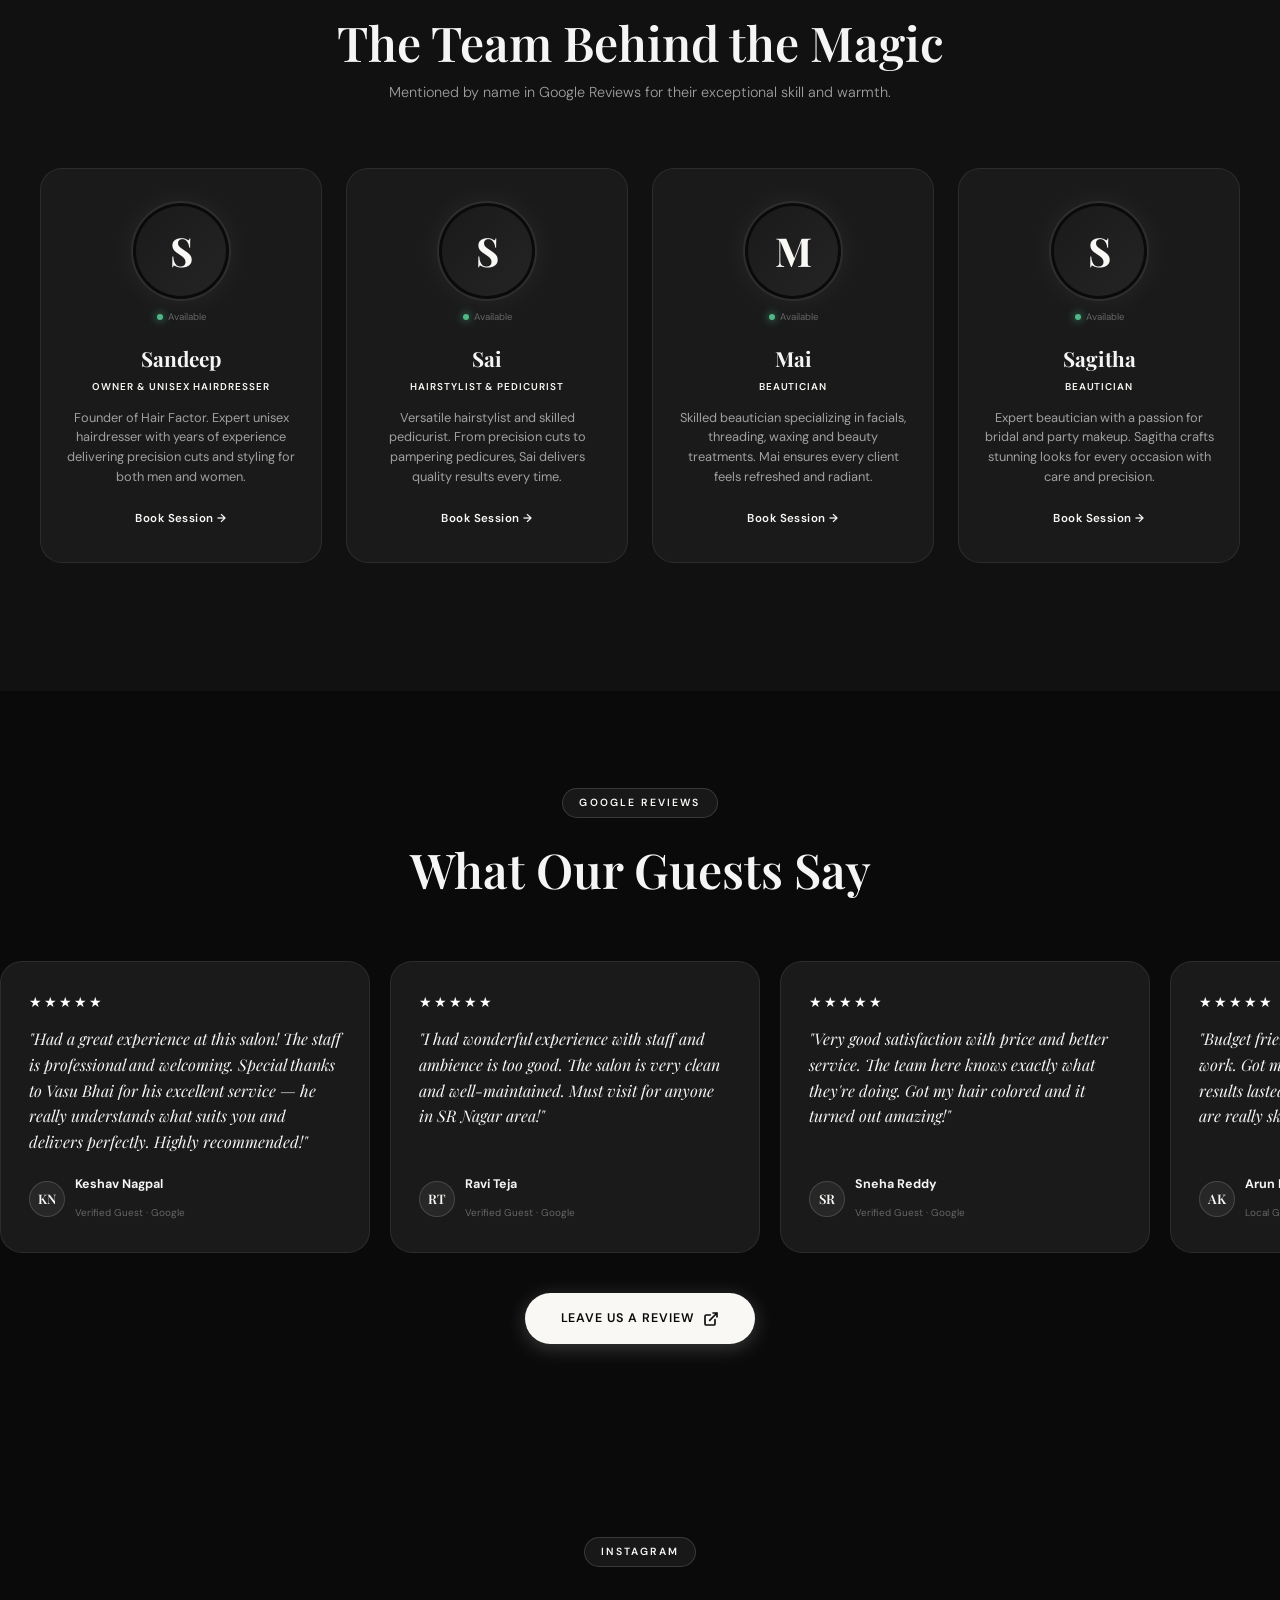
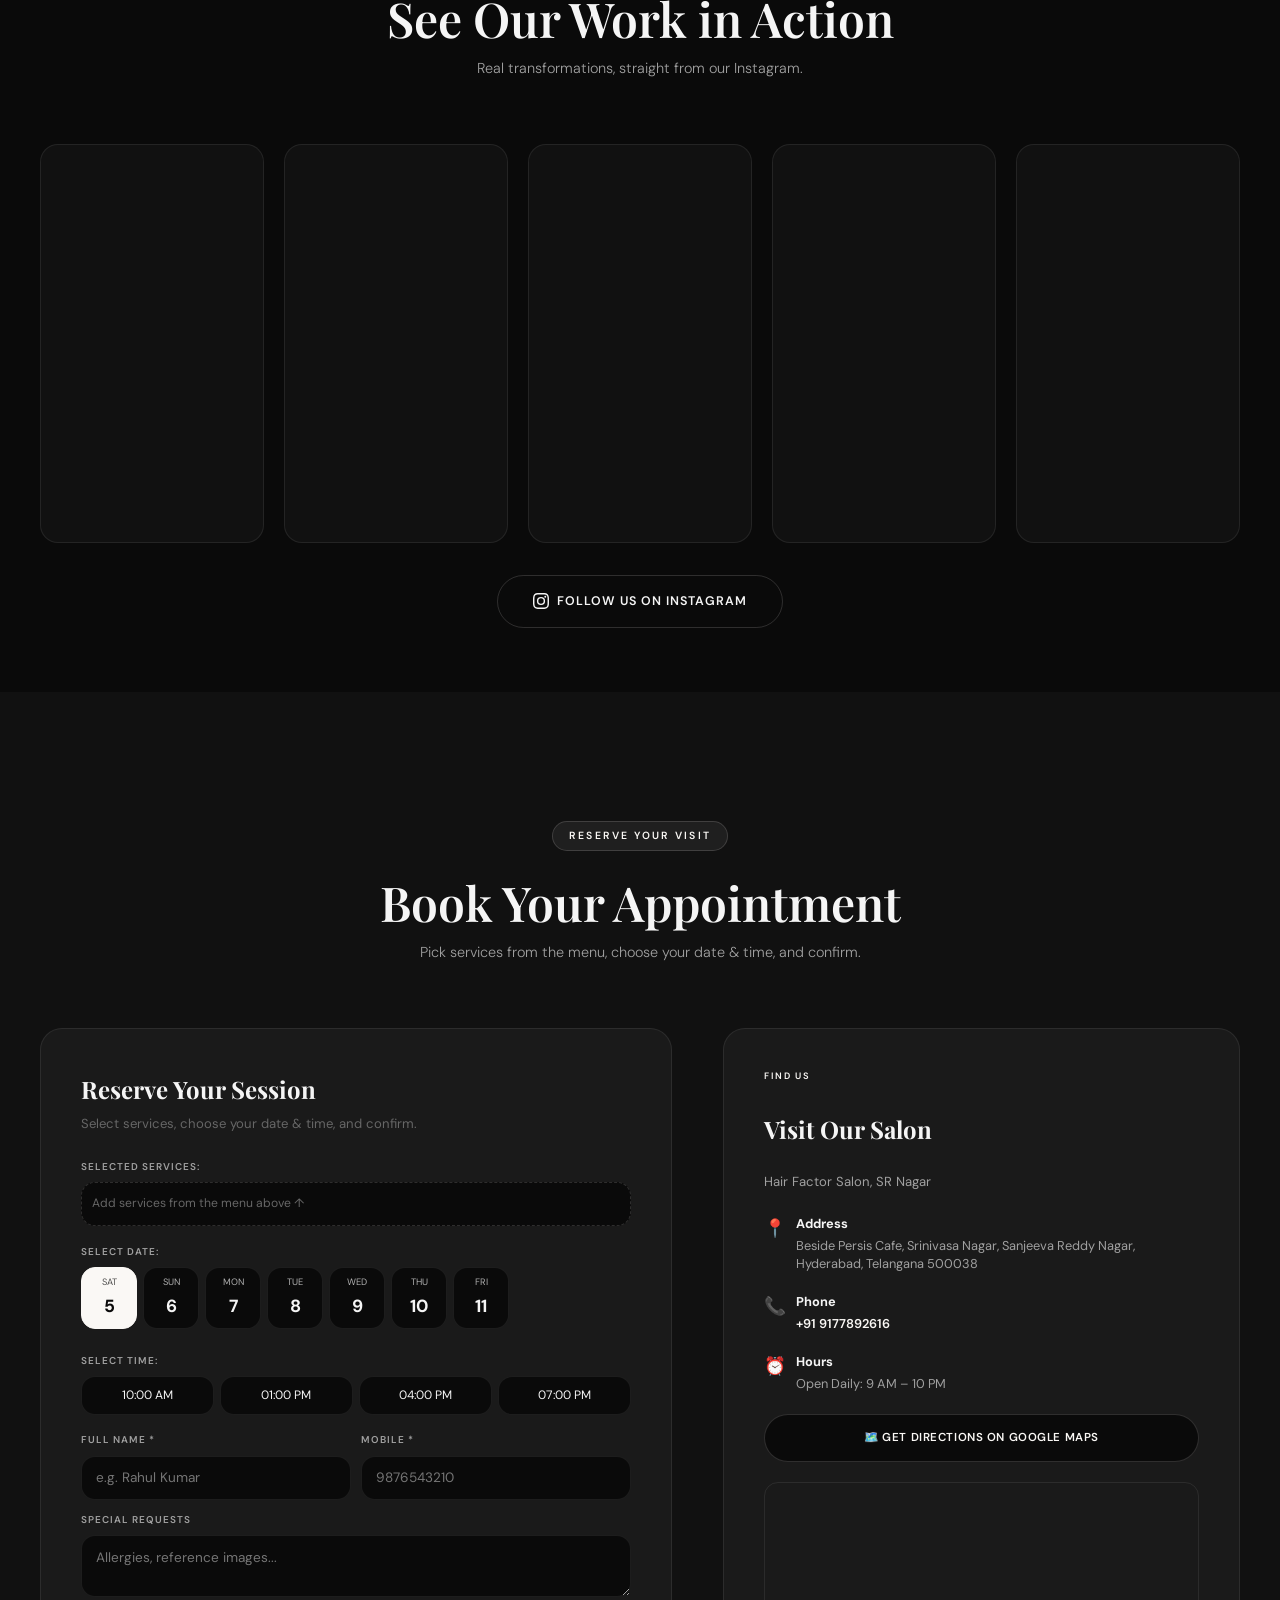
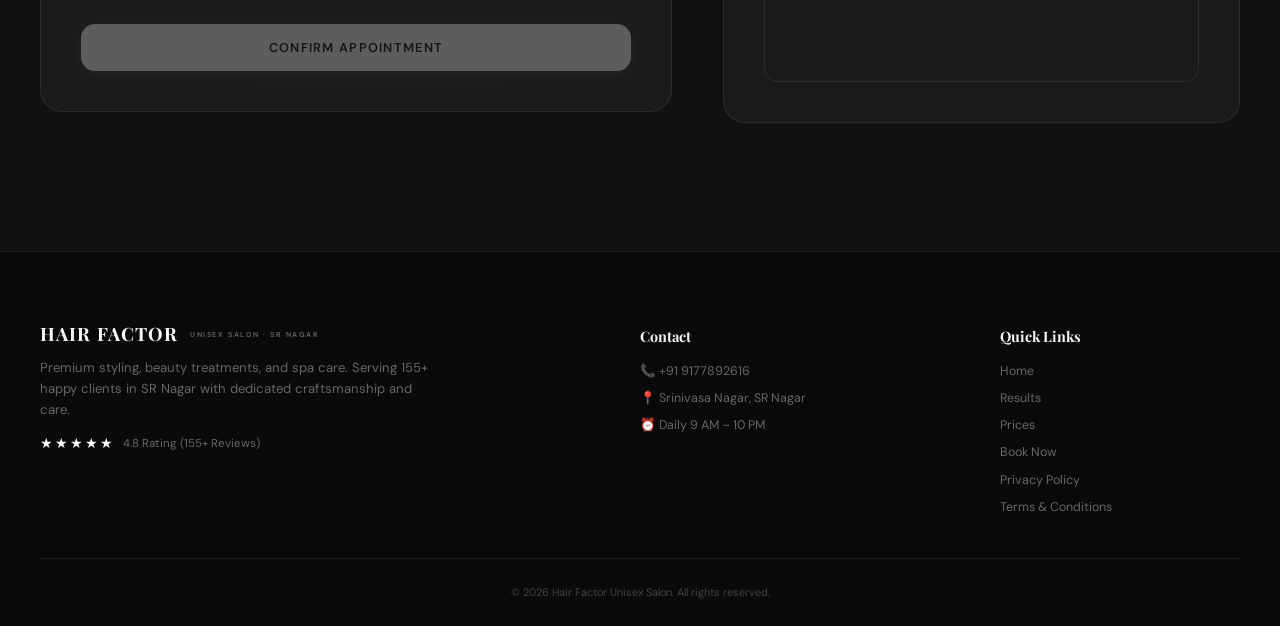
<file: srnagar/index.html>
<!DOCTYPE html>
<html lang="en">
<head>
    <meta charset="UTF-8">
    <meta name="viewport" content="width=device-width, initial-scale=1.0">
    <title>Hair Factor Salon | Premium Salon · SR Nagar, Hyderabad</title>
    <meta name="description" content="SR Nagar's most trusted unisex salon — keratin treatments, hair coloring, beauty services & spa. 4.8★ by 155+ clients. Book your appointment online.">
    <link rel="preconnect" href="https://fonts.googleapis.com">
    <link rel="preconnect" href="https://fonts.gstatic.com" crossorigin>
    <link href="https://fonts.googleapis.com/css2?family=Playfair+Display:ital,wght@0,400;0,500;0,600;0,700;0,800;1,400;1,500&family=DM+Sans:ital,opsz,wght@0,9..40,300;0,9..40,400;0,9..40,500;0,9..40,600;0,9..40,700;1,9..40,300;1,9..40,400&display=swap" rel="stylesheet">
    <link rel="icon" type="image/svg+xml" href="data:image/svg+xml,<svg xmlns='http://www.w3.org/2000/svg' viewBox='0 0 100 100'><text y='.9em' font-size='90'>✂️</text></svg>">
    <link rel="stylesheet" href="style.css">
</head>
<body data-cursor="default">
    <div class="noise-bg"></div>
    <div class="cursor-glow" id="cursorGlow"></div>

    <!-- Comb Cursor -->
    <div class="cursor-comb" id="cursorComb">
        <svg viewBox="0 0 36 36" fill="none" xmlns="http://www.w3.org/2000/svg">
            <defs>
                <linearGradient id="combGrad" x1="0" y1="0" x2="0" y2="1">
                    <stop offset="0%" stop-color="#ffffff"/>
                    <stop offset="100%" stop-color="#cccccc"/>
                </linearGradient>
            </defs>
            <rect x="3" y="1" width="30" height="9" rx="4" fill="url(#combGrad)" opacity="0.95"/>
            <rect x="3" y="1" width="30" height="9" rx="4" fill="none" stroke="#ffffff" stroke-width="0.5" opacity="0.4"/>
            <rect x="6" y="10" width="2" height="11" rx="1" fill="url(#combGrad)" opacity="0.9"/>
            <rect x="10.5" y="10" width="2" height="14" rx="1" fill="url(#combGrad)" opacity="0.9"/>
            <rect x="15" y="10" width="2" height="12" rx="1" fill="url(#combGrad)" opacity="0.9"/>
            <rect x="19.5" y="10" width="2" height="15" rx="1" fill="url(#combGrad)" opacity="0.9"/>
            <rect x="24" y="10" width="2" height="13" rx="1" fill="url(#combGrad)" opacity="0.9"/>
            <rect x="28.5" y="10" width="2" height="10" rx="1" fill="url(#combGrad)" opacity="0.9"/>
        </svg>
    </div>

    <!-- ══════ FLOATING GLASS NAVBAR ══════ -->
    <nav class="navbar" id="navbar">
        <div class="nav-inner">
            <a href="#home" class="nav-brand" data-cursor-interact>
                <img src="assets/images/logo.jpg" alt="Hair Factor Unisex Salon" class="nav-logo">
                <div class="nav-brand-text">
                    <div class="brand-name">HAIR <span>FACTOR</span></div>
                    <div class="brand-sub">UNISEX SALON</div>
                </div>
            </a>
            <div class="nav-links">
                <a href="#home" class="active" data-cursor-interact>Home</a>
                <a href="#transformation" data-cursor-interact>Results</a>
                <a href="#menu" data-cursor-interact>Prices</a>
                <a href="#team" data-cursor-interact>Team</a>
                <a href="#reviews" data-cursor-interact>Reviews</a>
                <a href="#booking" class="nav-book" data-cursor-interact>Book Now</a>
            </div>
            <button class="hamburger" id="hamburger" aria-label="Menu" data-cursor-interact>
                <span></span><span></span><span></span>
            </button>
        </div>
    </nav>

    <!-- Mobile Drawer -->
    <div class="mobile-overlay" id="mobileOverlay"></div>
    <div class="mobile-drawer" id="mobileDrawer">
        <a href="#home" class="drawer-link">Home</a>
        <a href="#transformation" class="drawer-link">Results</a>
        <a href="#menu" class="drawer-link">Prices</a>
        <a href="#team" class="drawer-link">Team</a>
        <a href="#reviews" class="drawer-link">Reviews</a>
        <a href="#booking" class="drawer-link drawer-cta">Book Appointment</a>
        <div class="drawer-phone">
            <p>Call us directly:</p>
            <a href="tel:+919177892616">+91 9177892616</a>
        </div>
    </div>

    <!-- ══════ HERO ══════ -->
    <section class="hero" id="home">
        <!-- Left: Text Side -->
        <div class="hero-text">
            <div class="hero-sunbeam" aria-hidden="true"></div>
            <div class="hero-watermark">HAIR FACTOR</div>

            <span class="hero-eyebrow anim-up">SR Nagar, Hyderabad</span>

            <h1 class="hero-h1 anim-up d1">
                Hair Factor<br><em id="typewriter" class="editorial-pulse">Unisex Salon.</em>
            </h1>

            <p class="hero-p anim-up d2">
                Step into SR Nagar's premier unisex sanctuary where master artistry meets precision hairdressing, beauty treatments & rejuvenating spa care.
            </p>

            <div class="hero-ctas anim-up d3">
                <a href="#booking" class="btn-primary" data-cursor-interact>
                    Book Appointment
                    <svg width="16" height="16" viewBox="0 0 24 24" fill="none" stroke="currentColor" stroke-width="2.5" stroke-linecap="round"><path d="M5 12h14M12 5l7 7-7 7"/></svg>
                </a>
                <a href="tel:+919177892616" class="btn-outline" data-cursor-interact>Call 9177892616</a>
            </div>

            <div class="hero-stats anim-up d4">
                <div class="hero-stat"><span class="val">4.8</span><span class="lab">Google Rating</span></div>
                <div class="hero-stat"><span class="val">155+</span><span class="lab">Client Reviews</span></div>
                <div class="hero-stat"><span class="val">Open Daily</span><span class="lab">Until 10 PM</span></div>
            </div>
        </div>

        <!-- Right: Full Bleed Visual -->
        <div class="hero-visual anim-up d2">
            <img src="assets/images/hero_salon.webp" alt="Hair Factor Unisex Salon — real salon interior with styling stations and wash basins" loading="eager">

            <div class="hero-badge" data-cursor-interact>
                <div class="badge-stars">
                    <svg viewBox="0 0 24 24"><polygon points="12 2 15.09 8.26 22 9.27 17 14.14 18.18 21.02 12 17.77 5.82 21.02 7 14.14 2 9.27 8.91 8.26 12 2"/></svg>
                    <svg viewBox="0 0 24 24"><polygon points="12 2 15.09 8.26 22 9.27 17 14.14 18.18 21.02 12 17.77 5.82 21.02 7 14.14 2 9.27 8.91 8.26 12 2"/></svg>
                    <svg viewBox="0 0 24 24"><polygon points="12 2 15.09 8.26 22 9.27 17 14.14 18.18 21.02 12 17.77 5.82 21.02 7 14.14 2 9.27 8.91 8.26 12 2"/></svg>
                    <svg viewBox="0 0 24 24"><polygon points="12 2 15.09 8.26 22 9.27 17 14.14 18.18 21.02 12 17.77 5.82 21.02 7 14.14 2 9.27 8.91 8.26 12 2"/></svg>
                    <svg viewBox="0 0 24 24"><polygon points="12 2 15.09 8.26 22 9.27 17 14.14 18.18 21.02 12 17.77 5.82 21.02 7 14.14 2 9.27 8.91 8.26 12 2"/></svg>
                </div>
                <div><strong>4.8 Rated</strong><small>155+ Google Reviews</small></div>
            </div>
        </div>
    </section>

    <!-- Floating upcoming badge (outside hero) -->
    <div class="upcoming-badge hidden" id="upcomingBadge">
        <span class="ub-pulse"></span>
        <div class="ub-body">
            <p id="badgeText"></p>
            <button id="cancelBadgeBtn" class="ub-cancel" data-cursor-interact>Cancel</button>
        </div>
    </div>

    <!-- ══════ BEFORE / AFTER TRANSFORMATION ══════ -->
    <section class="transform-section" id="transformation">
        <div class="container">
            <div class="sec-head">
                <span class="sec-label reveal">Real Results</span>
                <h2 class="sec-title reveal d1">Keratin Smoothing Transformation</h2>
                <p class="sec-desc reveal d2">Drag the slider to see the real before & after result from our salon.</p>
            </div>

            <div class="transform-layout">
                <!-- Before/After Slider -->
                <div class="ba-container reveal">
                    <div class="ba-wrapper" id="baWrapper">
                        <div class="ba-img-layer ba-after">
                            <img src="assets/images/before_after_keratin.png" alt="After Keratin Treatment" id="baAfterImg">
                        </div>
                        <div class="ba-img-layer ba-before" id="baBefore">
                            <img src="assets/images/before_after_keratin.png" alt="Before Keratin Treatment" id="baBeforeImg">
                        </div>
                        <div class="ba-handle" id="baHandle">
                            <div class="ba-handle-line"></div>
                            <div class="ba-handle-knob">◂ ▸</div>
                            <div class="ba-handle-line"></div>
                        </div>
                        <input type="range" min="0" max="100" value="50" class="ba-range" id="baRange" aria-label="Before After Comparison Slider">
                        <span class="ba-label ba-label-before">Before</span>
                        <span class="ba-label ba-label-after">After</span>
                    </div>
                </div>

                <!-- Info Card -->
                <div class="transform-info reveal d1">
                    <div class="ti-badge">Keratin Smoothing</div>
                    <h3>From Frizzy to Glass-Smooth</h3>
                    <p>Deep molecular keratin protein infusion that transforms unmanageable, frizzy, curly hair into sleek, straight, reflective hair. Results last 4-6 months with proper care.</p>

                    <div class="ti-details">
                        <div class="ti-detail">
                            <span class="td-label">Duration</span>
                            <strong>2.5 – 3 Hours</strong>
                        </div>
                        <div class="ti-detail">
                            <span class="td-label">Price</span>
                            <strong>₹3,500 (Onwards)</strong>
                        </div>
                        <div class="ti-detail">
                            <span class="td-label">Lasts</span>
                            <strong>4-6 Months</strong>
                        </div>
                    </div>

                    <div class="ti-steps">
                        <h4>Treatment Process</h4>
                        <ol>
                            <li>Hair health analysis & clarifying pH-balance wash</li>
                            <li>Section-by-section keratin protein application</li>
                            <li>Flat iron sealing at 230°C to lock proteins into cuticle</li>
                            <li>Cool rinse, conditioning mask & finishing blowout</li>
                        </ol>
                    </div>

                    <a href="#booking" id="bookKeratinBtn" class="btn-primary btn-full" data-cursor-interact>
                        Book Keratin Treatment
                        <svg width="16" height="16" viewBox="0 0 24 24" fill="none" stroke="currentColor" stroke-width="2.5" stroke-linecap="round"><path d="M5 12h14M12 5l7 7-7 7"/></svg>
                    </a>
                </div>
            </div>

            <!-- Results Gallery — Instagram Reels -->
            <div class="gallery-row gallery-reels">
                <a href="https://www.instagram.com/reel/DYHz-2fJU3m/" target="_blank" rel="noopener" class="gallery-card gallery-reel-card reveal" data-cursor-interact>
                    <div class="reel-embed-wrap"><iframe src="https://www.instagram.com/reel/DYHz-2fJU3m/embed/" frameborder="0" scrolling="no" allowtransparency="true" loading="lazy"></iframe></div>
                    <div class="gc-overlay"><span>▶ Watch Reel</span></div>
                </a>
                <a href="https://www.instagram.com/reel/DYFNI8dJmdG/" target="_blank" rel="noopener" class="gallery-card gallery-reel-card reveal d1" data-cursor-interact>
                    <div class="reel-embed-wrap"><iframe src="https://www.instagram.com/reel/DYFNI8dJmdG/embed/" frameborder="0" scrolling="no" allowtransparency="true" loading="lazy"></iframe></div>
                    <div class="gc-overlay"><span>▶ Watch Reel</span></div>
                </a>
                <a href="https://www.instagram.com/reel/DZSNyopJncf/" target="_blank" rel="noopener" class="gallery-card gallery-reel-card reveal d2" data-cursor-interact>
                    <div class="reel-embed-wrap"><iframe src="https://www.instagram.com/reel/DZSNyopJncf/embed/" frameborder="0" scrolling="no" allowtransparency="true" loading="lazy"></iframe></div>
                    <div class="gc-overlay"><span>▶ Watch Reel</span></div>
                </a>
                <a href="https://www.instagram.com/reel/Db2uKmqJlu7/" target="_blank" rel="noopener" class="gallery-card gallery-reel-card reveal" data-cursor-interact>
                    <div class="reel-embed-wrap"><iframe src="https://www.instagram.com/reel/Db2uKmqJlu7/embed/" frameborder="0" scrolling="no" allowtransparency="true" loading="lazy"></iframe></div>
                    <div class="gc-overlay"><span>▶ Watch Reel</span></div>
                </a>
                <a href="https://www.instagram.com/reel/DZ66WPfJX_A/" target="_blank" rel="noopener" class="gallery-card gallery-reel-card reveal d1" data-cursor-interact>
                    <div class="reel-embed-wrap"><iframe src="https://www.instagram.com/reel/DZ66WPfJX_A/embed/" frameborder="0" scrolling="no" allowtransparency="true" loading="lazy"></iframe></div>
                    <div class="gc-overlay"><span>▶ Watch Reel</span></div>
                </a>
            </div>
        </div>
    </section>

    <!-- ══════ SERVICES MENU ══════ -->
    <section class="menu-section" id="menu">
        <div class="container">
            <div class="sec-head">
                <span class="sec-label reveal">Full Price Menu</span>
                <h2 class="sec-title reveal d1">Services & Prices</h2>
                <p class="sec-desc reveal d2">Browse all our services. Click to add any service to your booking.</p>
            </div>

            <div class="menu-tabs-container">
                <input type="text" class="menu-search" id="menuSearch" placeholder="Search services..." autocomplete="off">
                <div class="menu-tabs" id="menuTabs">
                    <button class="menu-tab active" data-cat="hair" data-cursor-interact>Hair</button>
                    <button class="menu-tab" data-cat="skin" data-cursor-interact>Skin</button>
                    <button class="menu-tab" data-cat="body" data-cursor-interact>Body & Spa</button>
                    <button class="menu-tab" data-cat="nails" data-cursor-interact>Hands & Feet</button>
                </div>
            </div>

            <div class="menu-grid" id="menuGrid"></div>
        </div>
    </section>

    <!-- ══════ TEAM ══════ -->
    <section class="team-section" id="team">
        <div class="container">
            <div class="sec-head">
                <span class="sec-label reveal">Our Artists</span>
                <h2 class="sec-title reveal d1">The Team Behind the Magic</h2>
                <p class="sec-desc reveal d2">Mentioned by name in Google Reviews for their exceptional skill and warmth.</p>
            </div>

            <div class="team-grid">
                <div class="team-card reveal" data-cursor-interact>
                    <div class="tc-avatar-area">
                        <div class="tc-avatar-ring"><div class="tc-initials">S</div></div>
                        <span class="tc-status"><span class="status-dot"></span> Available</span>
                    </div>
                    <h3>Sandeep</h3>
                    <span class="tc-role">Owner & Unisex Hairdresser</span>
                    <p>Founder of Hair Factor. Expert unisex hairdresser with years of experience delivering precision cuts and styling for both men and women.</p>
                    <button class="btn-book-stylist select-stylist-quick" data-cursor-interact>Book Session →</button>
                </div>
                <div class="team-card reveal d1" data-cursor-interact>
                    <div class="tc-avatar-area">
                        <div class="tc-avatar-ring"><div class="tc-initials">S</div></div>
                        <span class="tc-status"><span class="status-dot"></span> Available</span>
                    </div>
                    <h3>Sai</h3>
                    <span class="tc-role">Hairstylist & Pedicurist</span>
                    <p>Versatile hairstylist and skilled pedicurist. From precision cuts to pampering pedicures, Sai delivers quality results every time.</p>
                    <button class="btn-book-stylist select-stylist-quick" data-cursor-interact>Book Session →</button>
                </div>
                <div class="team-card reveal d2" data-cursor-interact>
                    <div class="tc-avatar-area">
                        <div class="tc-avatar-ring"><div class="tc-initials">M</div></div>
                        <span class="tc-status"><span class="status-dot"></span> Available</span>
                    </div>
                    <h3>Mai</h3>
                    <span class="tc-role">Beautician</span>
                    <p>Skilled beautician specializing in facials, threading, waxing and beauty treatments. Mai ensures every client feels refreshed and radiant.</p>
                    <button class="btn-book-stylist select-stylist-quick" data-cursor-interact>Book Session →</button>
                </div>
                <div class="team-card reveal" data-cursor-interact>
                    <div class="tc-avatar-area">
                        <div class="tc-avatar-ring"><div class="tc-initials">S</div></div>
                        <span class="tc-status"><span class="status-dot"></span> Available</span>
                    </div>
                    <h3>Sagitha</h3>
                    <span class="tc-role">Beautician</span>
                    <p>Expert beautician with a passion for bridal and party makeup. Sagitha crafts stunning looks for every occasion with care and precision.</p>
                    <button class="btn-book-stylist select-stylist-quick" data-cursor-interact>Book Session →</button>
                </div>
            </div>
        </div>
    </section>

    <!-- ══════ REVIEWS ══════ -->
    <section class="reviews-section" id="reviews">
        <div class="container">
            <div class="sec-head">
                <span class="sec-label reveal">Google Reviews</span>
                <h2 class="sec-title reveal d1">What Our Guests Say</h2>
            </div>
        </div>
        <div class="reviews-marquee">
            <div class="reviews-track" id="reviewsTrack">
                <div class="rev-card" data-cursor-interact>
                    <div class="rev-stars">★★★★★</div>
                    <blockquote>"Had a great experience at this salon! The staff is professional and welcoming. Special thanks to Vasu Bhai for his excellent service — he really understands what suits you and delivers perfectly. Highly recommended!"</blockquote>
                    <div class="rev-author"><div class="rev-av">KN</div><div><strong>Keshav Nagpal</strong><span>Verified Guest · Google</span></div></div>
                </div>
                <div class="rev-card" data-cursor-interact>
                    <div class="rev-stars">★★★★★</div>
                    <blockquote>"I had wonderful experience with staff and ambience is too good. The salon is very clean and well-maintained. Must visit for anyone in SR Nagar area!"</blockquote>
                    <div class="rev-author"><div class="rev-av">RT</div><div><strong>Ravi Teja</strong><span>Verified Guest · Google</span></div></div>
                </div>
                <div class="rev-card" data-cursor-interact>
                    <div class="rev-stars">★★★★★</div>
                    <blockquote>"Very good satisfaction with price and better service. The team here knows exactly what they're doing. Got my hair colored and it turned out amazing!"</blockquote>
                    <div class="rev-author"><div class="rev-av">SR</div><div><strong>Sneha Reddy</strong><span>Verified Guest · Google</span></div></div>
                </div>
                <div class="rev-card" data-cursor-interact>
                    <div class="rev-stars">★★★★★</div>
                    <blockquote>"Budget friendly salon with excellent quality work. Got my keratin done here and the results lasted months. Sandeep and his team are really skilled professionals."</blockquote>
                    <div class="rev-author"><div class="rev-av">AK</div><div><strong>Arun Kumar</strong><span>Local Guide · Google</span></div></div>
                </div>
                <div class="rev-card" data-cursor-interact>
                    <div class="rev-stars">★★★★★</div>
                    <blockquote>"Amazing experience at Hair Factor SR Nagar! The stylists are very polite and take their time to understand exactly what you want. My haircut was perfect. Will keep coming back!"</blockquote>
                    <div class="rev-author"><div class="rev-av">DL</div><div><strong>Divya Lakshmi</strong><span>Verified Guest · Google</span></div></div>
                </div>
                <!-- Duplicates for infinite loop -->
                <div class="rev-card" data-cursor-interact>
                    <div class="rev-stars">★★★★★</div>
                    <blockquote>"Had a great experience at this salon! The staff is professional and welcoming. Special thanks to Vasu Bhai for his excellent service — he really understands what suits you and delivers perfectly. Highly recommended!"</blockquote>
                    <div class="rev-author"><div class="rev-av">KN</div><div><strong>Keshav Nagpal</strong><span>Verified Guest · Google</span></div></div>
                </div>
                <div class="rev-card" data-cursor-interact>
                    <div class="rev-stars">★★★★★</div>
                    <blockquote>"I had wonderful experience with staff and ambience is too good. The salon is very clean and well-maintained. Must visit for anyone in SR Nagar area!"</blockquote>
                    <div class="rev-author"><div class="rev-av">RT</div><div><strong>Ravi Teja</strong><span>Verified Guest · Google</span></div></div>
                </div>
                <div class="rev-card" data-cursor-interact>
                    <div class="rev-stars">★★★★★</div>
                    <blockquote>"Very good satisfaction with price and better service. The team here knows exactly what they're doing. Got my hair colored and it turned out amazing!"</blockquote>
                    <div class="rev-author"><div class="rev-av">SR</div><div><strong>Sneha Reddy</strong><span>Verified Guest · Google</span></div></div>
                </div>
                <div class="rev-card" data-cursor-interact>
                    <div class="rev-stars">★★★★★</div>
                    <blockquote>"Budget friendly salon with excellent quality work. Got my keratin done here and the results lasted months. Sandeep and his team are really skilled professionals."</blockquote>
                    <div class="rev-author"><div class="rev-av">AK</div><div><strong>Arun Kumar</strong><span>Local Guide · Google</span></div></div>
                </div>
                <div class="rev-card" data-cursor-interact>
                    <div class="rev-stars">★★★★★</div>
                    <blockquote>"Amazing experience at Hair Factor SR Nagar! The stylists are very polite and take their time to understand exactly what you want. My haircut was perfect. Will keep coming back!"</blockquote>
                    <div class="rev-author"><div class="rev-av">DL</div><div><strong>Divya Lakshmi</strong><span>Verified Guest · Google</span></div></div>
                </div>
            </div>
        </div>
        <div style="text-align:center;margin-top:2.5rem;">
            <a href="review/index.html" class="btn-primary" data-cursor-interact style="display:inline-flex;">
                Leave Us a Review
                <svg width="16" height="16" viewBox="0 0 24 24" fill="none" stroke="currentColor" stroke-width="2.5" stroke-linecap="round"><path d="M18 13v6a2 2 0 0 1-2 2H5a2 2 0 0 1-2-2V8a2 2 0 0 1 2-2h6M15 3h6v6M10 14L21 3"/></svg>
            </a>
        </div>
    </section>

    <!-- ══════ INSTAGRAM REELS ══════ -->
    <section class="reels-section" id="reels">
        <div class="container">
            <div class="sec-head">
                <span class="sec-label reveal">Instagram</span>
                <h2 class="sec-title reveal d1">See Our Work in Action</h2>
                <p class="sec-desc reveal d2">Real transformations, straight from our Instagram.</p>
            </div>

            <!--
                ┌──────────────────────────────────────────────────────┐
                │  INSTAGRAM REELS CONFIG                              │
                │  To replace with MP4 files later:                    │
                │  1. Add a <video> tag inside .reel-media             │
                │  2. Remove the <iframe>                              │
                │  3. The JS at the bottom handles autoplay/pause      │
                └──────────────────────────────────────────────────────┘
            -->
            <div class="reels-grid reveal">
                <!-- Reel 1 -->
                <a href="https://www.instagram.com/reel/DYHz-2fJU3m/" target="_blank" rel="noopener" class="reel-card" data-cursor-interact>
                    <div class="reel-media">
                        <iframe src="https://www.instagram.com/reel/DYHz-2fJU3m/embed/" frameborder="0" scrolling="no" allowtransparency="true" loading="lazy"></iframe>
                    </div>
                    <div class="reel-overlay">
                        <svg class="reel-ig-icon" viewBox="0 0 24 24" fill="white"><path d="M12 2.163c3.204 0 3.584.012 4.85.07 3.252.148 4.771 1.691 4.919 4.919.058 1.265.069 1.645.069 4.849 0 3.205-.012 3.584-.069 4.849-.149 3.225-1.664 4.771-4.919 4.919-1.266.058-1.644.07-4.85.07-3.204 0-3.584-.012-4.849-.07-3.26-.149-4.771-1.699-4.919-4.92-.058-1.265-.07-1.644-.07-4.849 0-3.204.013-3.583.07-4.849.149-3.227 1.664-4.771 4.919-4.919 1.266-.057 1.645-.069 4.849-.069zM12 0C8.741 0 8.333.014 7.053.072 2.695.272.273 2.69.073 7.052.014 8.333 0 8.741 0 12c0 3.259.014 3.668.072 4.948.2 4.358 2.618 6.78 6.98 6.98C8.333 23.986 8.741 24 12 24c3.259 0 3.668-.014 4.948-.072 4.354-.2 6.782-2.618 6.979-6.98.059-1.28.073-1.689.073-4.948 0-3.259-.014-3.667-.072-4.947-.196-4.354-2.617-6.78-6.979-6.98C15.668.014 15.259 0 12 0zm0 5.838a6.162 6.162 0 100 12.324 6.162 6.162 0 000-12.324zM12 16a4 4 0 110-8 4 4 0 010 8zm6.406-11.845a1.44 1.44 0 100 2.881 1.44 1.44 0 000-2.881z"/></svg>
                        <span>Watch on Instagram</span>
                    </div>
                </a>

                <!-- Reel 2 -->
                <a href="https://www.instagram.com/reel/DYFNI8dJmdG/" target="_blank" rel="noopener" class="reel-card" data-cursor-interact>
                    <div class="reel-media">
                        <iframe src="https://www.instagram.com/reel/DYFNI8dJmdG/embed/" frameborder="0" scrolling="no" allowtransparency="true" loading="lazy"></iframe>
                    </div>
                    <div class="reel-overlay">
                        <svg class="reel-ig-icon" viewBox="0 0 24 24" fill="white"><path d="M12 2.163c3.204 0 3.584.012 4.85.07 3.252.148 4.771 1.691 4.919 4.919.058 1.265.069 1.645.069 4.849 0 3.205-.012 3.584-.069 4.849-.149 3.225-1.664 4.771-4.919 4.919-1.266.058-1.644.07-4.85.07-3.204 0-3.584-.012-4.849-.07-3.26-.149-4.771-1.699-4.919-4.92-.058-1.265-.07-1.644-.07-4.849 0-3.204.013-3.583.07-4.849.149-3.227 1.664-4.771 4.919-4.919 1.266-.057 1.645-.069 4.849-.069zM12 0C8.741 0 8.333.014 7.053.072 2.695.272.273 2.69.073 7.052.014 8.333 0 8.741 0 12c0 3.259.014 3.668.072 4.948.2 4.358 2.618 6.78 6.98 6.98C8.333 23.986 8.741 24 12 24c3.259 0 3.668-.014 4.948-.072 4.354-.2 6.782-2.618 6.979-6.98.059-1.28.073-1.689.073-4.948 0-3.259-.014-3.667-.072-4.947-.196-4.354-2.617-6.78-6.979-6.98C15.668.014 15.259 0 12 0zm0 5.838a6.162 6.162 0 100 12.324 6.162 6.162 0 000-12.324zM12 16a4 4 0 110-8 4 4 0 010 8zm6.406-11.845a1.44 1.44 0 100 2.881 1.44 1.44 0 000-2.881z"/></svg>
                        <span>Watch on Instagram</span>
                    </div>
                </a>

                <!-- Reel 3 -->
                <a href="https://www.instagram.com/reel/DZSNyopJncf/" target="_blank" rel="noopener" class="reel-card" data-cursor-interact>
                    <div class="reel-media">
                        <iframe src="https://www.instagram.com/reel/DZSNyopJncf/embed/" frameborder="0" scrolling="no" allowtransparency="true" loading="lazy"></iframe>
                    </div>
                    <div class="reel-overlay">
                        <svg class="reel-ig-icon" viewBox="0 0 24 24" fill="white"><path d="M12 2.163c3.204 0 3.584.012 4.85.07 3.252.148 4.771 1.691 4.919 4.919.058 1.265.069 1.645.069 4.849 0 3.205-.012 3.584-.069 4.849-.149 3.225-1.664 4.771-4.919 4.919-1.266.058-1.644.07-4.85.07-3.204 0-3.584-.012-4.849-.07-3.26-.149-4.771-1.699-4.919-4.92-.058-1.265-.07-1.644-.07-4.849 0-3.204.013-3.583.07-4.849.149-3.227 1.664-4.771 4.919-4.919 1.266-.057 1.645-.069 4.849-.069zM12 0C8.741 0 8.333.014 7.053.072 2.695.272.273 2.69.073 7.052.014 8.333 0 8.741 0 12c0 3.259.014 3.668.072 4.948.2 4.358 2.618 6.78 6.98 6.98C8.333 23.986 8.741 24 12 24c3.259 0 3.668-.014 4.948-.072 4.354-.2 6.782-2.618 6.979-6.98.059-1.28.073-1.689.073-4.948 0-3.259-.014-3.667-.072-4.947-.196-4.354-2.617-6.78-6.979-6.98C15.668.014 15.259 0 12 0zm0 5.838a6.162 6.162 0 100 12.324 6.162 6.162 0 000-12.324zM12 16a4 4 0 110-8 4 4 0 010 8zm6.406-11.845a1.44 1.44 0 100 2.881 1.44 1.44 0 000-2.881z"/></svg>
                        <span>Watch on Instagram</span>
                    </div>
                </a>

                <!-- Reel 4 -->
                <a href="https://www.instagram.com/reel/Db2uKmqJlu7/" target="_blank" rel="noopener" class="reel-card" data-cursor-interact>
                    <div class="reel-media">
                        <iframe src="https://www.instagram.com/reel/Db2uKmqJlu7/embed/" frameborder="0" scrolling="no" allowtransparency="true" loading="lazy"></iframe>
                    </div>
                    <div class="reel-overlay">
                        <svg class="reel-ig-icon" viewBox="0 0 24 24" fill="white"><path d="M12 2.163c3.204 0 3.584.012 4.85.07 3.252.148 4.771 1.691 4.919 4.919.058 1.265.069 1.645.069 4.849 0 3.205-.012 3.584-.069 4.849-.149 3.225-1.664 4.771-4.919 4.919-1.266.058-1.644.07-4.85.07-3.204 0-3.584-.012-4.849-.07-3.26-.149-4.771-1.699-4.919-4.92-.058-1.265-.07-1.644-.07-4.849 0-3.204.013-3.583.07-4.849.149-3.227 1.664-4.771 4.919-4.919 1.266-.057 1.645-.069 4.849-.069zM12 0C8.741 0 8.333.014 7.053.072 2.695.272.273 2.69.073 7.052.014 8.333 0 8.741 0 12c0 3.259.014 3.668.072 4.948.2 4.358 2.618 6.78 6.98 6.98C8.333 23.986 8.741 24 12 24c3.259 0 3.668-.014 4.948-.072 4.354-.2 6.782-2.618 6.979-6.98.059-1.28.073-1.689.073-4.948 0-3.259-.014-3.667-.072-4.947-.196-4.354-2.617-6.78-6.979-6.98C15.668.014 15.259 0 12 0zm0 5.838a6.162 6.162 0 100 12.324 6.162 6.162 0 000-12.324zM12 16a4 4 0 110-8 4 4 0 010 8zm6.406-11.845a1.44 1.44 0 100 2.881 1.44 1.44 0 000-2.881z"/></svg>
                        <span>Watch on Instagram</span>
                    </div>
                </a>

                <!-- Reel 5 -->
                <a href="https://www.instagram.com/reel/DZ66WPfJX_A/" target="_blank" rel="noopener" class="reel-card" data-cursor-interact>
                    <div class="reel-media">
                        <iframe src="https://www.instagram.com/reel/DZ66WPfJX_A/embed/" frameborder="0" scrolling="no" allowtransparency="true" loading="lazy"></iframe>
                    </div>
                    <div class="reel-overlay">
                        <svg class="reel-ig-icon" viewBox="0 0 24 24" fill="white"><path d="M12 2.163c3.204 0 3.584.012 4.85.07 3.252.148 4.771 1.691 4.919 4.919.058 1.265.069 1.645.069 4.849 0 3.205-.012 3.584-.069 4.849-.149 3.225-1.664 4.771-4.919 4.919-1.266.058-1.644.07-4.85.07-3.204 0-3.584-.012-4.849-.07-3.26-.149-4.771-1.699-4.919-4.92-.058-1.265-.07-1.644-.07-4.849 0-3.204.013-3.583.07-4.849.149-3.227 1.664-4.771 4.919-4.919 1.266-.057 1.645-.069 4.849-.069zM12 0C8.741 0 8.333.014 7.053.072 2.695.272.273 2.69.073 7.052.014 8.333 0 8.741 0 12c0 3.259.014 3.668.072 4.948.2 4.358 2.618 6.78 6.98 6.98C8.333 23.986 8.741 24 12 24c3.259 0 3.668-.014 4.948-.072 4.354-.2 6.782-2.618 6.979-6.98.059-1.28.073-1.689.073-4.948 0-3.259-.014-3.667-.072-4.947-.196-4.354-2.617-6.78-6.979-6.98C15.668.014 15.259 0 12 0zm0 5.838a6.162 6.162 0 100 12.324 6.162 6.162 0 000-12.324zM12 16a4 4 0 110-8 4 4 0 010 8zm6.406-11.845a1.44 1.44 0 100 2.881 1.44 1.44 0 000-2.881z"/></svg>
                        <span>Watch on Instagram</span>
                    </div>
                </a>
            </div>

            <div style="text-align:center;margin-top:2rem;">
                <a href="https://www.instagram.com/" target="_blank" rel="noopener" class="btn-outline" data-cursor-interact style="display:inline-flex;align-items:center;gap:8px;">
                    <svg width="16" height="16" viewBox="0 0 24 24" fill="currentColor"><path d="M12 2.163c3.204 0 3.584.012 4.85.07 3.252.148 4.771 1.691 4.919 4.919.058 1.265.069 1.645.069 4.849 0 3.205-.012 3.584-.069 4.849-.149 3.225-1.664 4.771-4.919 4.919-1.266.058-1.644.07-4.85.07-3.204 0-3.584-.012-4.849-.07-3.26-.149-4.771-1.699-4.919-4.92-.058-1.265-.07-1.644-.07-4.849 0-3.204.013-3.583.07-4.849.149-3.227 1.664-4.771 4.919-4.919 1.266-.057 1.645-.069 4.849-.069zM12 0C8.741 0 8.333.014 7.053.072 2.695.272.273 2.69.073 7.052.014 8.333 0 8.741 0 12c0 3.259.014 3.668.072 4.948.2 4.358 2.618 6.78 6.98 6.98C8.333 23.986 8.741 24 12 24c3.259 0 3.668-.014 4.948-.072 4.354-.2 6.782-2.618 6.979-6.98.059-1.28.073-1.689.073-4.948 0-3.259-.014-3.667-.072-4.947-.196-4.354-2.617-6.78-6.979-6.98C15.668.014 15.259 0 12 0zm0 5.838a6.162 6.162 0 100 12.324 6.162 6.162 0 000-12.324zM12 16a4 4 0 110-8 4 4 0 010 8zm6.406-11.845a1.44 1.44 0 100 2.881 1.44 1.44 0 000-2.881z"/></svg>
                    Follow Us on Instagram
                </a>
            </div>
        </div>
    </section>

    <!-- ══════ BOOKING & LOCATION ══════ -->
    <section class="booking-section" id="booking">
        <div class="container">
            <div class="sec-head">
                <span class="sec-label reveal">Reserve Your Visit</span>
                <h2 class="sec-title reveal d1">Book Your Appointment</h2>
                <p class="sec-desc reveal d2">Pick services from the menu, choose your date & time, and confirm.</p>
            </div>

            <div class="booking-grid">
                <!-- Booking Form -->
                <div class="book-card reveal">
                    <h3>Reserve Your Session</h3>
                    <p class="book-sub">Select services, choose your date & time, and confirm.</p>

                    <div class="book-body">
                        <div class="fb">
                            <label>Selected Services:</label>
                            <div class="selected-box" id="selectedServicesSummary">
                                <p class="ph-text">Add services from the menu above ↑</p>
                            </div>
                        </div>

                        <div class="fb">
                            <label>Select Date:</label>
                            <div class="date-row" id="dateScrollContainer"></div>
                        </div>
                        <div class="fb">
                            <label>Select Time:</label>
                            <div class="time-grid" id="timeSlotsContainer">
                                <p class="ph-text">Pick a date first</p>
                            </div>
                        </div>
                        <form id="salonBookingForm" onsubmit="return false;">
                            <div class="fb-split">
                                <div class="ff"><label for="userName">Full Name *</label><input type="text" id="userName" required placeholder="e.g. Rahul Kumar" data-cursor-interact></div>
                                <div class="ff"><label for="userPhone">Mobile *</label><input type="tel" id="userPhone" required placeholder="9876543210" pattern="^[0-9\-\+\s]{10,15}$" data-cursor-interact></div>
                            </div>
                            <div class="ff"><label for="userNotes">Special Requests</label><textarea id="userNotes" rows="2" placeholder="Allergies, reference images..." data-cursor-interact></textarea></div>
                            <button type="submit" class="btn-submit" id="submitBookingBtn" disabled data-cursor-interact>Confirm Appointment</button>
                        </form>
                    </div>

                    <!-- Success -->
                    <div class="book-success" id="successOverlay">
                        <div class="bs-inner">
                            <div class="bs-check"><svg viewBox="0 0 52 52"><circle cx="26" cy="26" r="25" fill="none"/><path fill="none" d="M14.1 27.2l7.1 7.2 16.7-16.8"/></svg></div>
                            <h4>Appointment Confirmed!</h4>
                            <p>Your booking receipt:</p>
                            <div class="receipt">
                                <p><strong>Booking ID:</strong> <span id="receiptId">HF-00000</span></p>
                                <p><strong>Services:</strong> <span id="receiptServices">—</span></p>

                                <p><strong>When:</strong> <span id="receiptWhen">—</span></p>
                                <p><strong>Est. Total:</strong> <span id="receiptPrice">₹0</span></p>
                            </div>
                            <button class="btn-reset" id="resetBookingBtn" data-cursor-interact>Done & Book Another</button>
                        </div>
                    </div>
                </div>

                <!-- Location -->
                <div class="loc-card reveal d1">
                    <span class="loc-tag">Find Us</span>
                    <h3>Visit Our Salon</h3>
                    <p class="loc-branch">Hair Factor Salon, SR Nagar</p>

                    <div class="loc-items">
                        <div class="loc-item"><span class="li-icon">📍</span><div><strong>Address</strong><p>Beside Persis Cafe, Srinivasa Nagar, Sanjeeva Reddy Nagar, Hyderabad, Telangana 500038</p></div></div>
                        <div class="loc-item"><span class="li-icon">📞</span><div><strong>Phone</strong><p><a href="tel:+919177892616" class="accent-link" data-cursor-interact>+91 9177892616</a></p></div></div>
                        <div class="loc-item"><span class="li-icon">⏰</span><div><strong>Hours</strong><p>Open Daily: 9 AM – 10 PM</p></div></div>
                    </div>

                    <a href="https://www.google.com/maps/search/?api=1&query=Hair+Factor+Salon+Beside+Persis+Cafe+Srinivasa+Nagar+Sanjeeva+Reddy+Nagar+Hyderabad+500038" target="_blank" rel="noopener" class="btn-directions" data-cursor-interact>🗺️ Get Directions on Google Maps</a>

                    <div class="loc-map">
                        <iframe title="Hair Factor Salon SR Nagar Location" src="https://maps.google.com/maps?q=Hair+Factor+Salon+Beside+Persis+Cafe+Srinivasa+Nagar+Sanjeeva+Reddy+Nagar+Hyderabad+Telangana+500038&amp;t=&amp;z=16&amp;ie=UTF8&amp;iwloc=&amp;output=embed" width="100%" height="100%" style="border:0;" allowfullscreen="" loading="lazy" referrerpolicy="no-referrer-when-downgrade"></iframe>
                    </div>
                </div>
            </div>
        </div>
    </section>

    <!-- ══════ FOOTER ══════ -->
    <footer class="footer">
        <div class="container">
            <div class="footer-top">
                <div class="ft-brand">
                    <a href="#home" class="nav-brand"><span class="brand-name">HAIR <span>FACTOR</span></span><span class="brand-sub">UNISEX SALON · SR NAGAR</span></a>
                    <p>Premium styling, beauty treatments, and spa care. Serving 155+ happy clients in SR Nagar with dedicated craftsmanship and care.</p>
                    <div class="ft-gmb"><span class="trust-stars">★★★★★</span> 4.8 Rating (155+ Reviews)</div>
                </div>
                <div class="ft-col">
                    <h4>Contact</h4>
                    <a href="tel:+919177892616" data-cursor-interact>📞 +91 9177892616</a>
                    <span>📍 Srinivasa Nagar, SR Nagar</span>
                    <span>⏰ Daily 9 AM – 10 PM</span>
                </div>
                <div class="ft-col">
                    <h4>Quick Links</h4>
                    <a href="#home" data-cursor-interact>Home</a>
                    <a href="#transformation" data-cursor-interact>Results</a>
                    <a href="#menu" data-cursor-interact>Prices</a>
                    <a href="#booking" data-cursor-interact>Book Now</a>
                    <a href="privacy.html" data-cursor-interact>Privacy Policy</a>
                    <a href="terms.html" data-cursor-interact>Terms & Conditions</a>
                </div>
            </div>
            <div class="footer-bottom">
                <p>© 2026 Hair Factor Unisex Salon. All rights reserved.</p>
            </div>
        </div>
    </footer>

    <script src="app.js"></script>
</body>
</html>
</file>
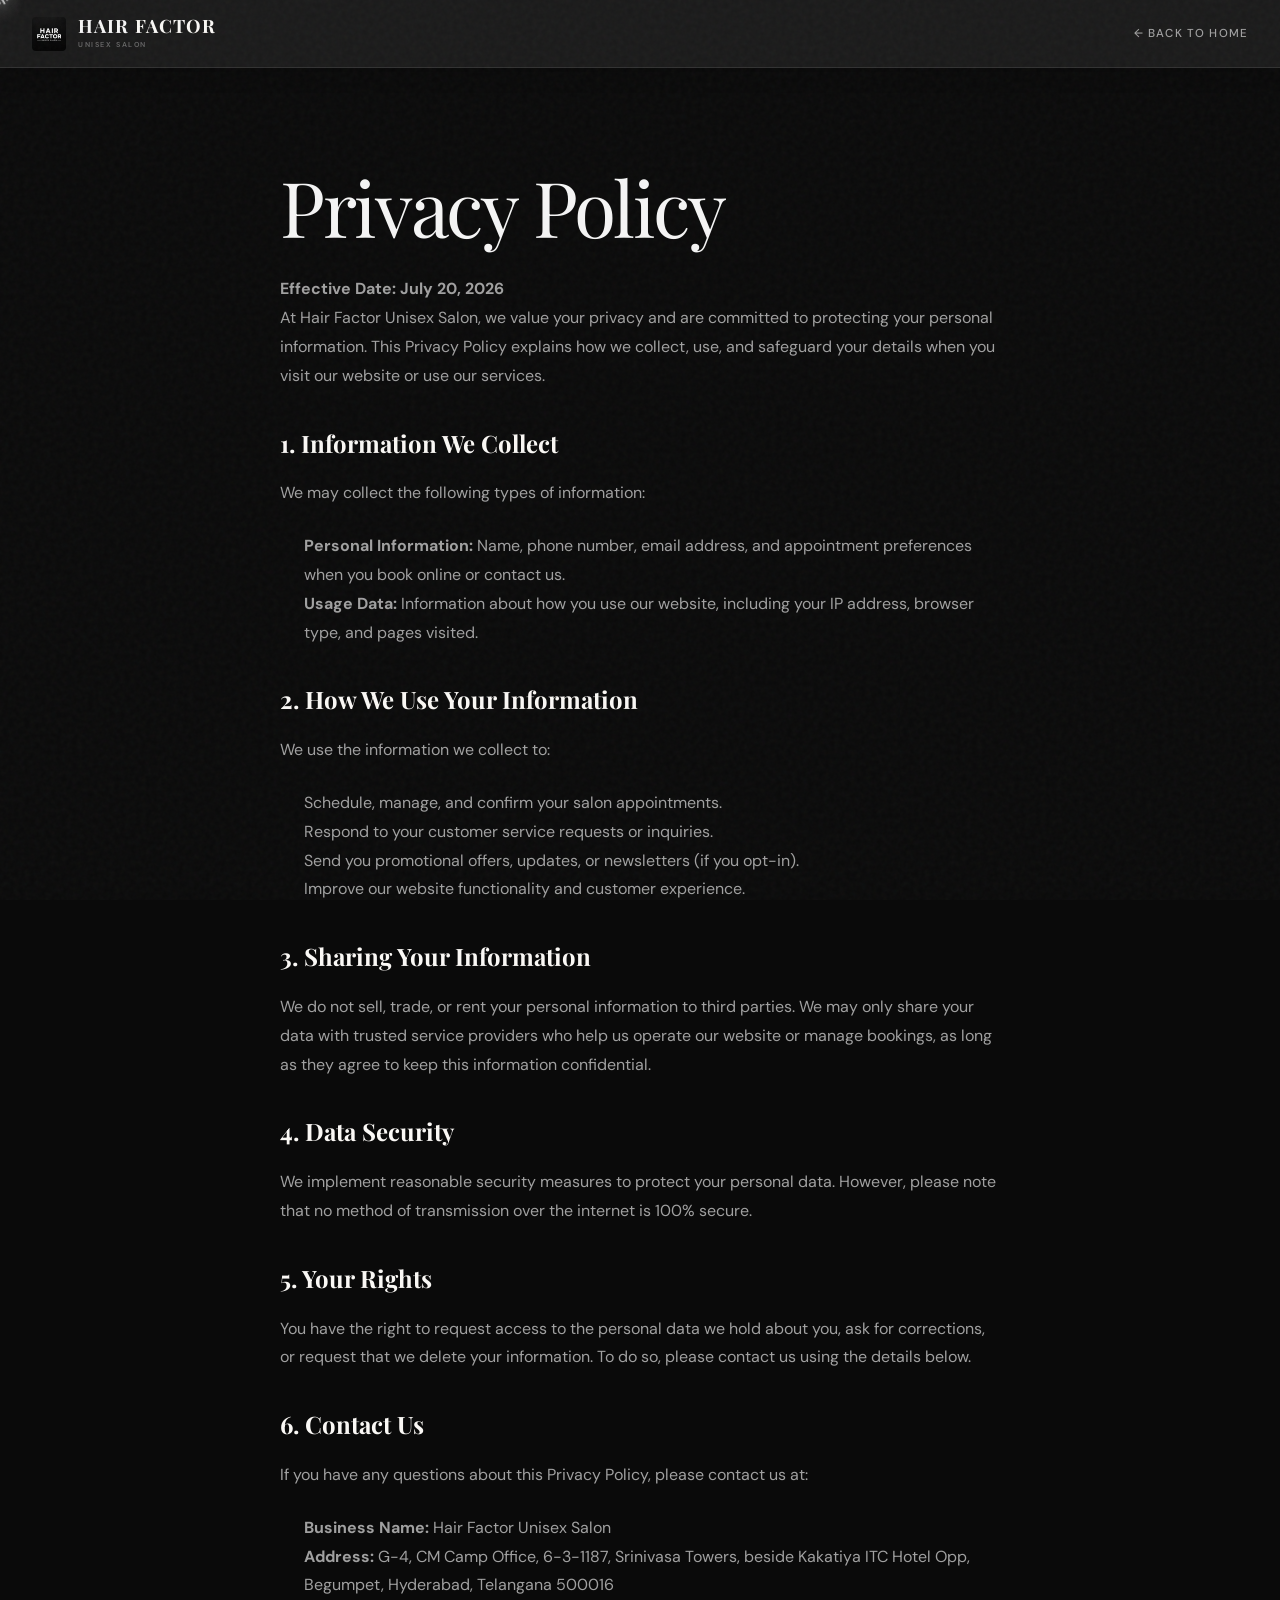
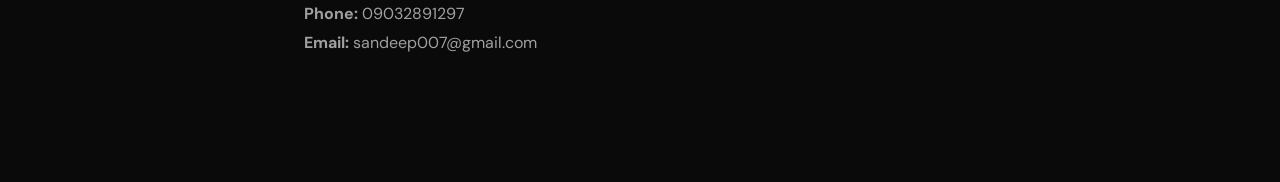
<file: privacy.html>
<!DOCTYPE html>
<html lang="en">
<head>
    <meta charset="UTF-8">
    <meta name="viewport" content="width=device-width, initial-scale=1.0">
    <title>Privacy Policy | Hair Factor</title>
    <link rel="preconnect" href="https://fonts.googleapis.com">
    <link rel="preconnect" href="https://fonts.gstatic.com" crossorigin>
    <link href="https://fonts.googleapis.com/css2?family=Playfair+Display:ital,wght@0,400;0,500;0,600;0,700;1,400&family=DM+Sans:wght@300;400;500;600&display=swap" rel="stylesheet">
    <link rel="stylesheet" href="style.css">
</head>
<body data-cursor="default">
    <div class="noise-bg"></div>
    <div class="cursor-glow" id="cursorGlow"></div>

    <!-- Comb Cursor -->
    <div class="cursor-comb" id="cursorComb">
        <svg viewBox="0 0 36 36" fill="none" xmlns="http://www.w3.org/2000/svg">
            <defs>
                <linearGradient id="combGrad" x1="0" y1="0" x2="0" y2="1">
                    <stop offset="0%" stop-color="#ffffff"/>
                    <stop offset="100%" stop-color="#cccccc"/>
                </linearGradient>
            </defs>
            <rect x="3" y="1" width="30" height="9" rx="4" fill="url(#combGrad)" opacity="0.95"/>
            <rect x="3" y="1" width="30" height="9" rx="4" fill="none" stroke="#ffffff" stroke-width="0.5" opacity="0.4"/>
            <rect x="6" y="10" width="2" height="11" rx="1" fill="url(#combGrad)" opacity="0.9"/>
            <rect x="10.5" y="10" width="2" height="14" rx="1" fill="url(#combGrad)" opacity="0.9"/>
            <rect x="15" y="10" width="2" height="12" rx="1" fill="url(#combGrad)" opacity="0.9"/>
            <rect x="19.5" y="10" width="2" height="15" rx="1" fill="url(#combGrad)" opacity="0.9"/>
            <rect x="24" y="10" width="2" height="13" rx="1" fill="url(#combGrad)" opacity="0.9"/>
            <rect x="28.5" y="10" width="2" height="10" rx="1" fill="url(#combGrad)" opacity="0.9"/>
        </svg>
    </div>
    <nav class="navbar" id="navbar" style="position:relative; margin-bottom: 3rem;">
        <div class="nav-inner">
            <a href="index.html" class="nav-brand">
                <img src="assets/images/logo.jpg" alt="Hair Factor" class="nav-logo">
                <div class="nav-brand-text">
                    <div class="brand-name">HAIR <span>FACTOR</span></div>
                    <div class="brand-sub">UNISEX SALON</div>
                </div>
            </a>
            <div class="nav-links">
                <a href="index.html" class="active">← Back to Home</a>
            </div>
        </div>
    </nav>
    <section class="hero" style="min-height: auto; padding-top: 50px; display: block;">
        <div class="container" style="max-width: 800px; margin: 0 auto; padding-bottom: 100px;">
            <h1 class="hero-h1">Privacy Policy</h1>
            <p style="color: var(--text2); line-height: 1.8; margin-bottom: 2rem;"><strong>Effective Date: July 20, 2026</strong><br>
            At Hair Factor Unisex Salon, we value your privacy and are committed to protecting your personal information. This Privacy Policy explains how we collect, use, and safeguard your details when you visit our website or use our services.</p>

            <h3 style="font-family: var(--serif); font-size: 1.5rem; margin: 2rem 0 1rem; color: var(--accent);">1. Information We Collect</h3>
            <p style="color: var(--text2); line-height: 1.8; margin-bottom: 1.5rem;">We may collect the following types of information:</p>
            <ul style="color: var(--text2); line-height: 1.8; margin-bottom: 1.5rem; padding-left: 1.5rem;">
                <li><strong>Personal Information:</strong> Name, phone number, email address, and appointment preferences when you book online or contact us.</li>
                <li><strong>Usage Data:</strong> Information about how you use our website, including your IP address, browser type, and pages visited.</li>
            </ul>

            <h3 style="font-family: var(--serif); font-size: 1.5rem; margin: 2rem 0 1rem; color: var(--accent);">2. How We Use Your Information</h3>
            <p style="color: var(--text2); line-height: 1.8; margin-bottom: 1.5rem;">We use the information we collect to:</p>
            <ul style="color: var(--text2); line-height: 1.8; margin-bottom: 1.5rem; padding-left: 1.5rem;">
                <li>Schedule, manage, and confirm your salon appointments.</li>
                <li>Respond to your customer service requests or inquiries.</li>
                <li>Send you promotional offers, updates, or newsletters (if you opt-in).</li>
                <li>Improve our website functionality and customer experience.</li>
            </ul>

            <h3 style="font-family: var(--serif); font-size: 1.5rem; margin: 2rem 0 1rem; color: var(--accent);">3. Sharing Your Information</h3>
            <p style="color: var(--text2); line-height: 1.8; margin-bottom: 1.5rem;">We do not sell, trade, or rent your personal information to third parties. We may only share your data with trusted service providers who help us operate our website or manage bookings, as long as they agree to keep this information confidential.</p>

            <h3 style="font-family: var(--serif); font-size: 1.5rem; margin: 2rem 0 1rem; color: var(--accent);">4. Data Security</h3>
            <p style="color: var(--text2); line-height: 1.8; margin-bottom: 1.5rem;">We implement reasonable security measures to protect your personal data. However, please note that no method of transmission over the internet is 100% secure.</p>

            <h3 style="font-family: var(--serif); font-size: 1.5rem; margin: 2rem 0 1rem; color: var(--accent);">5. Your Rights</h3>
            <p style="color: var(--text2); line-height: 1.8; margin-bottom: 1.5rem;">You have the right to request access to the personal data we hold about you, ask for corrections, or request that we delete your information. To do so, please contact us using the details below.</p>

            <h3 style="font-family: var(--serif); font-size: 1.5rem; margin: 2rem 0 1rem; color: var(--accent);">6. Contact Us</h3>
            <p style="color: var(--text2); line-height: 1.8; margin-bottom: 1.5rem;">If you have any questions about this Privacy Policy, please contact us at:</p>
            <ul style="color: var(--text2); line-height: 1.8; margin-bottom: 1.5rem; padding-left: 1.5rem; list-style: none;">
                <li><strong>Business Name:</strong> Hair Factor Unisex Salon</li>
                <li><strong>Address:</strong> G-4, CM Camp Office, 6-3-1187, Srinivasa Towers, beside Kakatiya ITC Hotel Opp, Begumpet, Hyderabad, Telangana 500016</li>
                <li><strong>Phone:</strong> 09032891297</li>
                <li><strong>Email:</strong> sandeep007@gmail.com</li>
            </ul>
        </div>
    </section>
    <script src="app.js"></script>
</body>
</html>
</file>
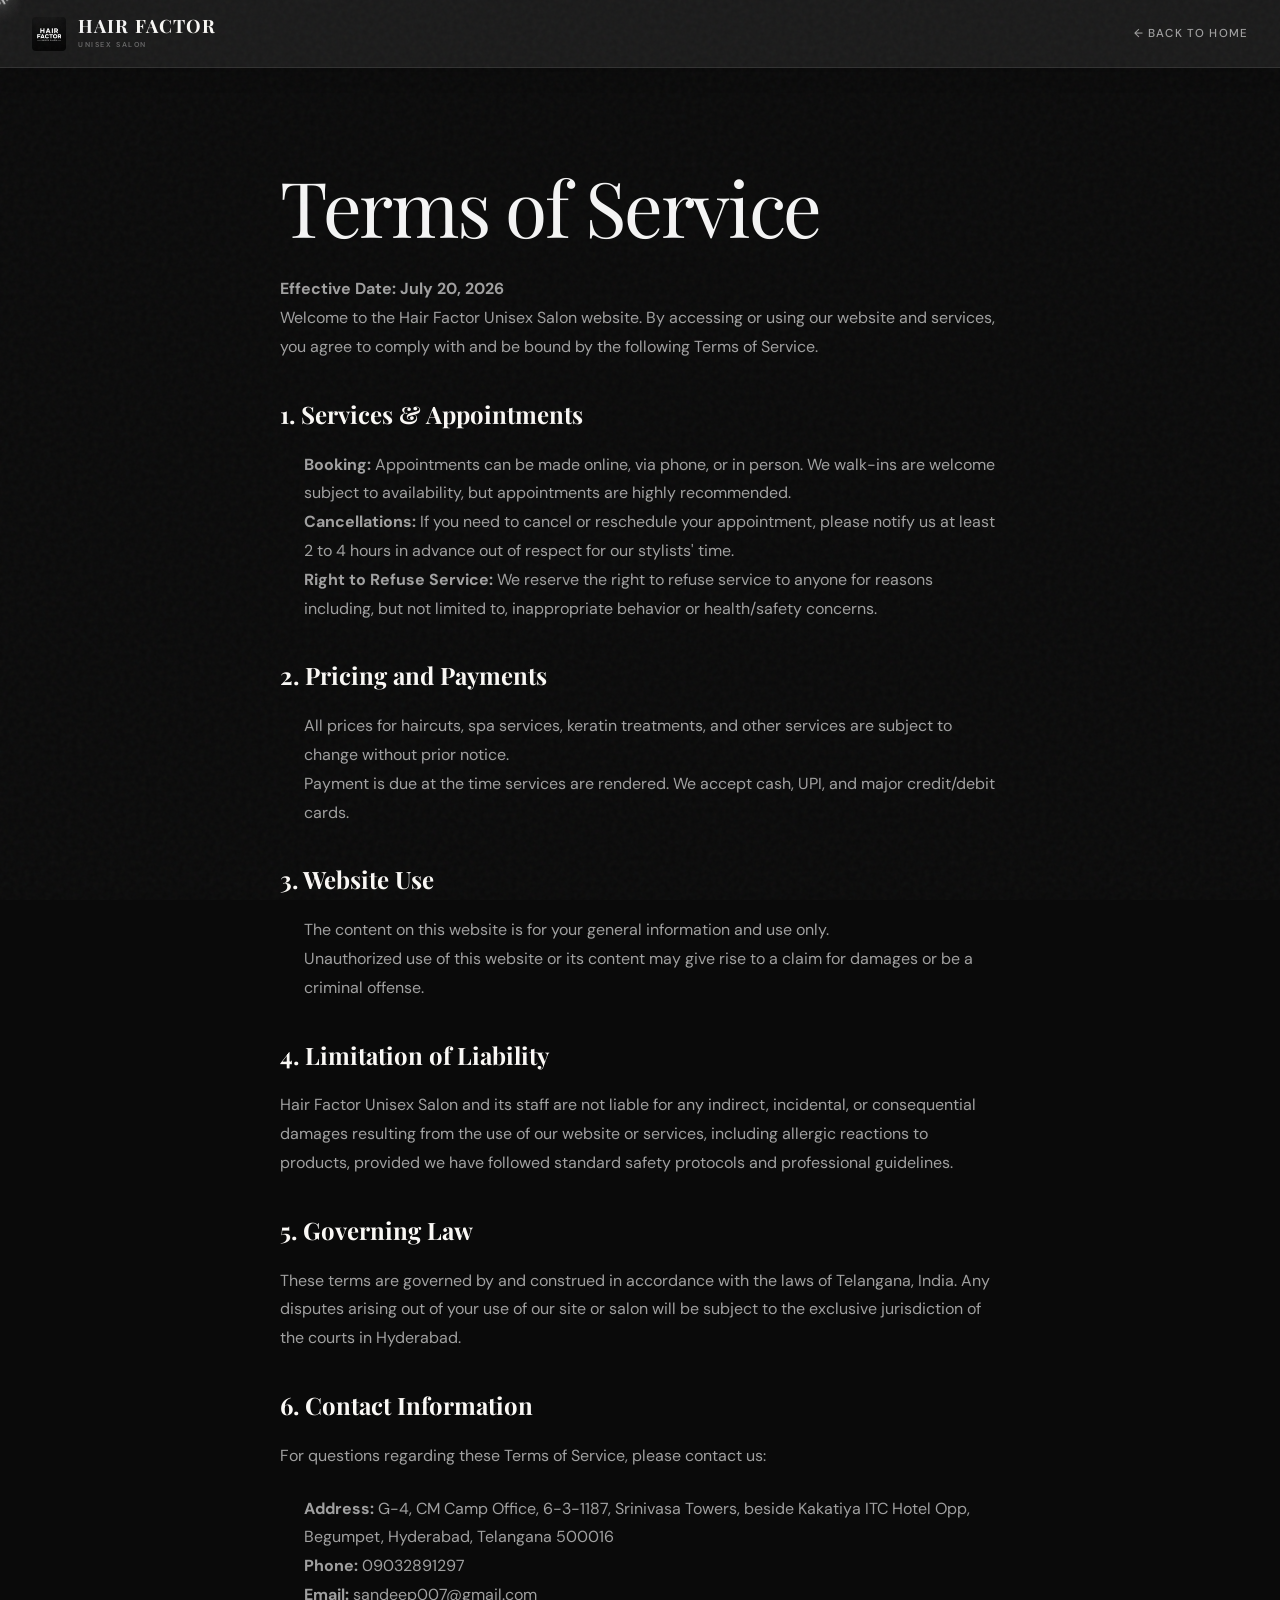
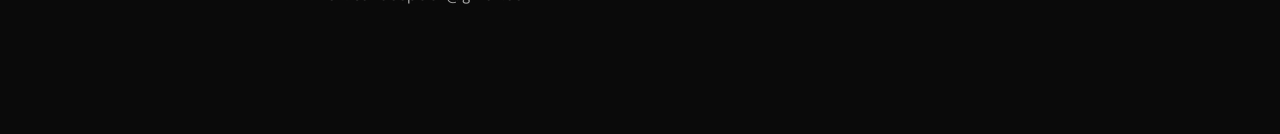
<file: terms.html>
<!DOCTYPE html>
<html lang="en">
<head>
    <meta charset="UTF-8">
    <meta name="viewport" content="width=device-width, initial-scale=1.0">
    <title>Terms & Conditions | Hair Factor</title>
    <link rel="preconnect" href="https://fonts.googleapis.com">
    <link rel="preconnect" href="https://fonts.gstatic.com" crossorigin>
    <link href="https://fonts.googleapis.com/css2?family=Playfair+Display:ital,wght@0,400;0,500;0,600;0,700;1,400&family=DM+Sans:wght@300;400;500;600&display=swap" rel="stylesheet">
    <link rel="stylesheet" href="style.css">
</head>
<body data-cursor="default">
    <div class="noise-bg"></div>
    <div class="cursor-glow" id="cursorGlow"></div>

    <!-- Comb Cursor -->
    <div class="cursor-comb" id="cursorComb">
        <svg viewBox="0 0 36 36" fill="none" xmlns="http://www.w3.org/2000/svg">
            <defs>
                <linearGradient id="combGrad" x1="0" y1="0" x2="0" y2="1">
                    <stop offset="0%" stop-color="#ffffff"/>
                    <stop offset="100%" stop-color="#cccccc"/>
                </linearGradient>
            </defs>
            <rect x="3" y="1" width="30" height="9" rx="4" fill="url(#combGrad)" opacity="0.95"/>
            <rect x="3" y="1" width="30" height="9" rx="4" fill="none" stroke="#ffffff" stroke-width="0.5" opacity="0.4"/>
            <rect x="6" y="10" width="2" height="11" rx="1" fill="url(#combGrad)" opacity="0.9"/>
            <rect x="10.5" y="10" width="2" height="14" rx="1" fill="url(#combGrad)" opacity="0.9"/>
            <rect x="15" y="10" width="2" height="12" rx="1" fill="url(#combGrad)" opacity="0.9"/>
            <rect x="19.5" y="10" width="2" height="15" rx="1" fill="url(#combGrad)" opacity="0.9"/>
            <rect x="24" y="10" width="2" height="13" rx="1" fill="url(#combGrad)" opacity="0.9"/>
            <rect x="28.5" y="10" width="2" height="10" rx="1" fill="url(#combGrad)" opacity="0.9"/>
        </svg>
    </div>
    <nav class="navbar" id="navbar" style="position:relative; margin-bottom: 3rem;">
        <div class="nav-inner">
            <a href="index.html" class="nav-brand">
                <img src="assets/images/logo.jpg" alt="Hair Factor" class="nav-logo">
                <div class="nav-brand-text">
                    <div class="brand-name">HAIR <span>FACTOR</span></div>
                    <div class="brand-sub">UNISEX SALON</div>
                </div>
            </a>
            <div class="nav-links">
                <a href="index.html" class="active">← Back to Home</a>
            </div>
        </div>
    </nav>
    <section class="hero" style="min-height: auto; padding-top: 50px; display: block;">
        <div class="container" style="max-width: 800px; margin: 0 auto; padding-bottom: 100px;">
            <h1 class="hero-h1">Terms of Service</h1>
            <p style="color: var(--text2); line-height: 1.8; margin-bottom: 2rem;"><strong>Effective Date: July 20, 2026</strong><br>
            Welcome to the Hair Factor Unisex Salon website. By accessing or using our website and services, you agree to comply with and be bound by the following Terms of Service.</p>

            <h3 style="font-family: var(--serif); font-size: 1.5rem; margin: 2rem 0 1rem; color: var(--accent);">1. Services & Appointments</h3>
            <ul style="color: var(--text2); line-height: 1.8; margin-bottom: 1.5rem; padding-left: 1.5rem;">
                <li><strong>Booking:</strong> Appointments can be made online, via phone, or in person. We walk-ins are welcome subject to availability, but appointments are highly recommended.</li>
                <li><strong>Cancellations:</strong> If you need to cancel or reschedule your appointment, please notify us at least 2 to 4 hours in advance out of respect for our stylists' time.</li>
                <li><strong>Right to Refuse Service:</strong> We reserve the right to refuse service to anyone for reasons including, but not limited to, inappropriate behavior or health/safety concerns.</li>
            </ul>

            <h3 style="font-family: var(--serif); font-size: 1.5rem; margin: 2rem 0 1rem; color: var(--accent);">2. Pricing and Payments</h3>
            <ul style="color: var(--text2); line-height: 1.8; margin-bottom: 1.5rem; padding-left: 1.5rem;">
                <li>All prices for haircuts, spa services, keratin treatments, and other services are subject to change without prior notice.</li>
                <li>Payment is due at the time services are rendered. We accept cash, UPI, and major credit/debit cards.</li>
            </ul>

            <h3 style="font-family: var(--serif); font-size: 1.5rem; margin: 2rem 0 1rem; color: var(--accent);">3. Website Use</h3>
            <ul style="color: var(--text2); line-height: 1.8; margin-bottom: 1.5rem; padding-left: 1.5rem;">
                <li>The content on this website is for your general information and use only.</li>
                <li>Unauthorized use of this website or its content may give rise to a claim for damages or be a criminal offense.</li>
            </ul>

            <h3 style="font-family: var(--serif); font-size: 1.5rem; margin: 2rem 0 1rem; color: var(--accent);">4. Limitation of Liability</h3>
            <p style="color: var(--text2); line-height: 1.8; margin-bottom: 1.5rem;">Hair Factor Unisex Salon and its staff are not liable for any indirect, incidental, or consequential damages resulting from the use of our website or services, including allergic reactions to products, provided we have followed standard safety protocols and professional guidelines.</p>

            <h3 style="font-family: var(--serif); font-size: 1.5rem; margin: 2rem 0 1rem; color: var(--accent);">5. Governing Law</h3>
            <p style="color: var(--text2); line-height: 1.8; margin-bottom: 1.5rem;">These terms are governed by and construed in accordance with the laws of Telangana, India. Any disputes arising out of your use of our site or salon will be subject to the exclusive jurisdiction of the courts in Hyderabad.</p>

            <h3 style="font-family: var(--serif); font-size: 1.5rem; margin: 2rem 0 1rem; color: var(--accent);">6. Contact Information</h3>
            <p style="color: var(--text2); line-height: 1.8; margin-bottom: 1.5rem;">For questions regarding these Terms of Service, please contact us:</p>
            <ul style="color: var(--text2); line-height: 1.8; margin-bottom: 1.5rem; padding-left: 1.5rem; list-style: none;">
                <li><strong>Address:</strong> G-4, CM Camp Office, 6-3-1187, Srinivasa Towers, beside Kakatiya ITC Hotel Opp, Begumpet, Hyderabad, Telangana 500016</li>
                <li><strong>Phone:</strong> 09032891297</li>
                <li><strong>Email:</strong> sandeep007@gmail.com</li>
            </ul>
        </div>
    </section>
    <script src="app.js"></script>
</body>
</html>
</file>
<file: begumpet/style.css>
/* =============================================================
   HAIR FACTOR UNISEX SALON â€” PREMIUM BLACK & WHITE DESIGN
   High-contrast classic with grain overlay, glass UI
   ============================================================= */

@import url('https://fonts.googleapis.com/css2?family=Playfair+Display:ital,wght@0,400;0,500;0,600;0,700;0,800;1,400;1,500&family=DM+Sans:ital,opsz,wght@0,9..40,300;0,9..40,400;0,9..40,500;0,9..40,600;0,9..40,700;1,9..40,300;1,9..40,400&display=swap');

:root {
    --bg:             #0a0a0a;
    --bg2:            #111111;
    --bg3:            #1a1a1a;
    --bg4:            #242424;
    --surface:        rgba(255,255,255,0.04);
    --glass:          rgba(10,10,10,0.78);
    --glass-border:   rgba(255,255,255,0.1);

    --text:           #f5f5f5;
    --text2:          #a0a0a0;
    --text3:          #666666;
    --text4:          #444444;

    --accent:         #faf8f5;
    --accent-l:       #ffffff;
    --accent-d:       #e3ded8;
    --silver:         #c9c2b8;
    --glow:           rgba(250,248,245,0.06);
    --glow-s:         rgba(250,248,245,0.12);
    --border:         rgba(250,248,245,0.08);
    --border-a:       rgba(250,248,245,0.15);
    --border-a2:      rgba(250,248,245,0.25);

    --green:          #52b788;
    --red:            #ef6461;

    --serif:          'Playfair Display', Georgia, serif;
    --sans:           'DM Sans', -apple-system, sans-serif;

    --max:            1300px;
    --nav-h:          68px;
    --r:              14px;
    --r-lg:           22px;
    --pill:           999px;
    --ease:           cubic-bezier(.25,.46,.45,.94);
    --spring:         cubic-bezier(.34,1.56,.64,1);
    --t:              .4s var(--ease);
    --t-fast:         .25s var(--ease);
}

*,*::before,*::after{margin:0;padding:0;box-sizing:border-box}
html{scroll-behavior:smooth;-webkit-font-smoothing:antialiased;cursor:none}
body{font-family:var(--sans);color:var(--text);background:var(--bg);line-height:1.7;overflow-x:hidden;cursor:none}
img{max-width:100%;height:auto;display:block}
a{text-decoration:none;color:inherit;cursor:none}
button{border:none;outline:none;cursor:none;font-family:var(--sans);background:none}
ul,ol{list-style:none}
::selection{background:var(--accent);color:var(--bg)}
body.no-scroll{overflow:hidden}

::-webkit-scrollbar{width:5px}
::-webkit-scrollbar-track{background:var(--bg)}
::-webkit-scrollbar-thumb{background:var(--text4);border-radius:3px}
::-webkit-scrollbar-thumb:hover{background:var(--accent)}

/* Noise grain overlay */
.noise-overlay{
    position:fixed;inset:0;z-index:99998;pointer-events:none;opacity:.035;
    background-image:url("data:image/svg+xml,%3Csvg viewBox='0 0 256 256' xmlns='http://www.w3.org/2000/svg'%3E%3Cfilter id='n'%3E%3CfeTurbulence type='fractalNoise' baseFrequency='0.9' numOctaves='4' stitchTiles='stitch'/%3E%3C/filter%3E%3Crect width='100%25' height='100%25' filter='url(%23n)'/%3E%3C/svg%3E");
    background-repeat:repeat;background-size:200px 200px;
}

/* â•â•â• COMB CURSOR (Enhanced) â•â•â• */
.cursor-comb{
    position:fixed;top:0;left:0;width:32px;height:32px;
    pointer-events:none;z-index:100001;
    transform:translate(-50%,-50%) rotate(-30deg);
    transition:transform .18s cubic-bezier(.34,1.56,.64,1),opacity .25s;
    will-change:transform;opacity:0;
    filter:drop-shadow(0 0 6px rgba(255,255,255,0.4)) drop-shadow(0 2px 3px rgba(0,0,0,0.3));
}
.cursor-comb svg{width:100%;height:100%}
.cursor-glow{
    position:fixed;top:0;left:0;width:50px;height:50px;
    border-radius:50%;pointer-events:none;z-index:100000;
    transform:translate(-50%,-50%);
    background:radial-gradient(circle,rgba(255,255,255,0.08) 0%,transparent 70%);
    transition:width .4s var(--ease),height .4s var(--ease),opacity .25s,background .3s;
    will-change:transform;opacity:0;
}
.cursor-glow.active{width:80px;height:80px;background:radial-gradient(circle,rgba(255,255,255,0.15) 0%,rgba(255,255,255,0.06) 40%,transparent 70%)}
@media(pointer:coarse){.cursor-comb,.cursor-glow{display:none!important}html,body,a,button,select,input,textarea{cursor:auto!important}}

/* ═══ PREMIUM NOISE TEXTURE ═══ */
.noise-bg{
    position:fixed;inset:0;z-index:9999;pointer-events:none;
    background-image:url("data:image/svg+xml,%3Csvg viewBox='0 0 200 200' xmlns='http://www.w3.org/2000/svg'%3E%3Cfilter id='noiseFilter'%3E%3CfeTurbulence type='fractalNoise' baseFrequency='0.85' numOctaves='3' stitchTiles='stitch'/%3E%3C/filter%3E%3Crect width='100%25' height='100%25' filter='url(%23noiseFilter)' opacity='0.04'/%3E%3C/svg%3E");
}

/* ═══ STANDARD HEADER ═══ */
.navbar{
    position:fixed;top:0;left:0;
    width:100%;max-width:none;height:var(--nav-h);z-index:9000;
    background:var(--bg3);-webkit-backdrop-filter:blur(20px);backdrop-filter:blur(20px);
    border-bottom:1px solid var(--glass-border);
    transition:all .35s var(--ease);box-shadow:0 4px 20px rgba(0,0,0,0.2);
}
.navbar.scrolled{box-shadow:0 8px 40px rgba(0,0,0,0.35);background:rgba(10,10,10,0.92);border-color:var(--border-a)}
.nav-inner{width:100%;height:100%;padding:0 2rem;display:flex;align-items:center;justify-content:space-between}
.nav-brand{display:flex;align-items:center;gap:12px;text-decoration:none}
.nav-brand-text{display:flex;flex-direction:column;justify-content:center}
.brand-name{font-family:var(--serif);font-size:1.15rem;font-weight:700;letter-spacing:.06em;color:var(--text);text-transform:uppercase;line-height:1.1}
.brand-name span{color:var(--accent)}
.brand-sub{font-size:.45rem;font-weight:600;letter-spacing:.22em;text-transform:uppercase;color:var(--text3);margin-top:2px}
.nav-logo{height:34px;width:auto;border-radius:4px;object-fit:contain}

.nav-links{display:flex;align-items:center;gap:1.8rem}
.nav-links a:not(.nav-book){font-size:.72rem;font-weight:500;letter-spacing:.1em;text-transform:uppercase;color:var(--text2);position:relative;transition:color .3s;padding:4px 0}
.nav-links a:not(.nav-book)::after{content:'';position:absolute;bottom:-2px;left:0;width:0;height:1.5px;background:var(--accent);transition:width .3s var(--ease)}
.nav-links a:not(.nav-book):hover{color:var(--text)}
.nav-links a:not(.nav-book):hover::after,.nav-links a:not(.nav-book).active::after{width:100%}
.nav-links a.active{color:var(--accent-l)}
.nav-book{
    padding:.65rem 1.6rem;font-size:.72rem;font-weight:600;letter-spacing:.12em;text-transform:uppercase;
    color:var(--text);border:1px solid var(--border-a);border-radius:50px;transition:all .35s var(--ease);
}
.nav-book:hover{background:var(--accent);color:var(--bg);border-color:var(--accent);box-shadow:0 6px 20px rgba(255,255,255,.2)}

.hamburger{display:none;flex-direction:column;gap:5px;padding:8px;z-index:9200}
.hamburger span{display:block;width:22px;height:1.5px;background:var(--text);border-radius:2px;transition:all .3s var(--ease)}
.hamburger.open span:nth-child(1){transform:rotate(45deg) translate(4.5px,4.5px)}
.hamburger.open span:nth-child(2){opacity:0}
.hamburger.open span:nth-child(3){transform:rotate(-45deg) translate(4.5px,-4.5px)}

.mobile-overlay{position:fixed;inset:0;background:rgba(0,0,0,.55);z-index:8050;opacity:0;visibility:hidden;transition:var(--t)}
.mobile-overlay.open{opacity:1;visibility:visible}
.mobile-drawer{
    position:fixed;top:0;right:-340px;width:320px;max-width:88vw;height:100vh;
    background:var(--bg2);z-index:8150;box-shadow:-8px 0 40px rgba(0,0,0,.4);
    transition:right .4s var(--ease);padding:calc(var(--nav-h) + 3rem) 2rem 2rem;
    display:flex;flex-direction:column;
}
.mobile-drawer.open{right:0}
.drawer-link{font-family:var(--serif);font-size:1.4rem;padding:.8rem 0;color:var(--text);border-bottom:1px solid var(--border);transition:color .3s}
.drawer-link:hover{color:var(--accent)}
.drawer-cta{margin-top:1.5rem;border:none!important;text-align:center;font-family:var(--sans);font-size:.82rem;font-weight:600;text-transform:uppercase;letter-spacing:.1em;background:var(--accent);color:var(--bg);border-radius:var(--pill);padding:14px 20px}
.drawer-phone{margin-top:auto;text-align:center}
.drawer-phone p{font-size:.7rem;color:var(--text3);margin-bottom:4px}
.drawer-phone a{font-size:1.05rem;font-weight:700;color:var(--accent)}

/* â•â•â• LAYOUT â•â•â• */
.container{max-width:var(--max);margin:0 auto;padding:0 clamp(1.25rem,4vw,2.5rem)}
.sec-head{text-align:center;margin-bottom:clamp(2.5rem,5vw,4rem)}
.sec-label{
    font-size:.65rem;font-weight:600;letter-spacing:.2em;text-transform:uppercase;
    color:var(--accent);display:inline-block;background:var(--glow);
    padding:5px 16px;border-radius:var(--pill);border:1px solid var(--border-a);margin-bottom:.75rem;
}
.sec-title{
    font-family:var(--serif);font-size:clamp(2rem,4.5vw,3rem);font-weight:600;
    margin-top:.75rem;margin-bottom:.6rem;line-height:1.15;
}
.sec-desc{font-size:.9rem;color:var(--text2);max-width:540px;margin:0 auto;font-weight:300}

/* â•â•â• HERO â€” Page 3 Style Split Grid â•â•â• */
.hero{
    display:grid;grid-template-columns:1.15fr .85fr;
    min-height:100vh;align-items:stretch;overflow:hidden;background:var(--bg);
}
.hero-text{
    display:flex;flex-direction:column;justify-content:center;
    padding:clamp(6rem,8vw,8rem) clamp(2.5rem,5.5vw,5.5rem) clamp(3rem,6vw,6rem);
    position:relative;z-index:2;overflow:hidden;
}
.hero-text > *{position:relative;z-index:3}

/* Ambient glow animation */
.hero-sunbeam{position:absolute;inset:0;z-index:1;pointer-events:none;will-change:background;animation:ambientGlow 16s ease-in-out infinite alternate}
@keyframes ambientGlow{
    0%{background:radial-gradient(circle at 20% 30%,rgba(255,255,255,.06) 0%,transparent 60%)}
    50%{background:radial-gradient(circle at 80% 70%,rgba(255,255,255,.04) 0%,transparent 70%)}
    100%{background:radial-gradient(circle at 30% 80%,rgba(255,255,255,.05) 0%,transparent 65%)}
}

/* Watermark */
.hero-watermark{
    position:absolute;bottom:-8%;left:-5%;
    font-family:var(--serif);font-size:clamp(6rem,14vw,12rem);font-weight:700;
    color:rgba(255,255,255,.02);pointer-events:none;z-index:1;
    user-select:none;white-space:nowrap;line-height:1;
}

/* Eyebrow */
.hero-eyebrow{
    font-size:.68rem;font-weight:600;letter-spacing:.28em;text-transform:uppercase;
    color:var(--accent);margin-bottom:1.5rem;display:flex;align-items:center;gap:1rem;
}
.hero-eyebrow::before{content:'';width:36px;height:1px;background:var(--accent)}

/* Hero H1 */
.hero-h1{
    font-family:var(--serif);font-size:clamp(3.5rem,6vw,5.5rem);font-weight:500;
    line-height:1.06;letter-spacing:-.03em;margin-bottom:1.75rem;color:var(--text);
}
.hero-h1 em{font-style:italic;font-weight:600;color:var(--accent);letter-spacing:0}

/* Editorial pulse typewriter */
.editorial-pulse{animation:editorialGlow 4s ease-in-out infinite alternate}
@keyframes editorialGlow{
    0%{color:var(--accent);text-shadow:0 0 0 rgba(255,255,255,0)}
    100%{color:var(--accent-l);text-shadow:0 0 15px rgba(250,248,245,.2)}
}
.editorial-pulse.typing::after{content:'|';margin-left:4px;font-style:normal;color:var(--silver);animation:blinkCursor .8s infinite}
@keyframes blinkCursor{0%,100%{opacity:0}50%{opacity:1}}

/* Hero paragraph */
.hero-p{font-size:1rem;color:var(--text2);max-width:460px;margin-bottom:2.5rem;line-height:1.85}

/* Stats row */
.hero-stats{display:flex;gap:3rem;margin-top:2.2rem;padding-top:2.2rem;border-top:1px solid var(--border)}
.hero-stat .val{font-family:var(--serif);font-size:1.8rem;font-weight:600;line-height:1.1;color:var(--text)}
.hero-stat .lab{font-size:.65rem;font-weight:500;letter-spacing:.12em;text-transform:uppercase;color:var(--text4);margin-top:.15rem}

/* Right: Full Bleed Visual */
.hero-visual{position:relative;background:var(--bg2);z-index:2;display:flex;align-items:stretch;overflow:hidden}
.hero-visual::after{content:'';position:absolute;inset:0;background:linear-gradient(90deg, var(--bg) 0%, transparent 15%, transparent 85%, var(--bg) 100%);pointer-events:none;z-index:2}
.hero-visual img{width:100%;height:100%;object-fit:cover;display:block;animation:kenBurns 20s ease-out infinite alternate}
@keyframes kenBurns{
    0%{transform:scale(1)}
    100%{transform:scale(1.08)}
}

/* Floating glass badge on image */
.hero-badge{
    position:absolute;bottom:2.5rem;left:2.5rem;z-index:25;
    background:rgba(10,10,10,.85);-webkit-
    padding:.85rem 1.25rem;border-radius:14px;display:flex;align-items:center;gap:.65rem;
    box-shadow:0 8px 30px rgba(0,0,0,.3);border:1px solid var(--border-a);
}
.badge-stars{display:flex;gap:2px;color:#ffffff}
.badge-stars svg{width:13px;height:13px;fill:currentColor}
.hero-badge strong{font-size:.8rem;font-weight:600;display:block}
.hero-badge small{display:block;font-size:.62rem;color:var(--text3);font-weight:400}

/* Hero CTA buttons (inline) */
.hero-ctas{display:flex;gap:1rem;flex-wrap:wrap;margin-bottom:2.5rem}

.btn-primary{
    display:inline-flex;align-items:center;gap:8px;
    padding:.95rem 2.2rem;font-size:.78rem;font-weight:600;letter-spacing:.08em;text-transform:uppercase;
    color:var(--bg);background:var(--accent);border-radius:var(--pill);
    transition:var(--t);box-shadow:0 4px 20px rgba(255,255,255,.2);
}
.btn-primary svg{transition:transform .3s}
.btn-primary:hover{transform:translateY(-3px);box-shadow:0 8px 30px rgba(255,255,255,.35);background:var(--accent-l)}
.btn-primary:hover svg{transform:translateX(3px)}
.btn-primary.btn-full{width:100%;justify-content:center;margin-top:.5rem}
.btn-outline{
    padding:.95rem 2.2rem;font-size:.78rem;font-weight:600;letter-spacing:.08em;text-transform:uppercase;
    color:var(--text);border:1.5px solid var(--border-a);border-radius:var(--pill);transition:var(--t);
}
.btn-outline:hover{border-color:var(--accent);color:var(--accent);background:var(--glow)}

.hero-chips{display:flex;gap:.75rem;flex-wrap:wrap}
.hchip{font-size:.76rem;color:var(--text3);background:var(--surface);padding:6px 14px;border-radius:var(--pill);border:1px solid var(--border)}

/* Upcoming badge */
.upcoming-badge{
    position:fixed;bottom:24px;right:24px;z-index:8000;
    background:var(--glass);
    border:1px solid var(--border-a);border-radius:var(--r);
    padding:14px 16px;display:flex;align-items:flex-start;gap:10px;
    box-shadow:0 10px 40px rgba(0,0,0,.3);max-width:340px;transition:var(--t);
}
.upcoming-badge.hidden{display:none}
.ub-pulse{width:8px;height:8px;background:var(--green);border-radius:50%;box-shadow:0 0 10px var(--green);margin-top:5px;flex-shrink:0;animation:pulse 2s infinite}
@keyframes pulse{0%,100%{box-shadow:0 0 6px var(--green)}50%{box-shadow:0 0 16px var(--green)}}
.ub-body p{font-size:.76rem;line-height:1.4;margin-bottom:6px}
.ub-cancel{font-size:.65rem;color:var(--red);font-weight:600;text-transform:uppercase;letter-spacing:.06em;border-bottom:1px dashed var(--red)}
.ub-cancel:hover{border-bottom-style:solid}

/* â•â•â• ANIMATIONS â•â•â• */
.anim-up{opacity:0;transform:translateY(35px);animation:animUp .9s var(--ease) forwards}
.d1{animation-delay:.12s}.d2{animation-delay:.24s}.d3{animation-delay:.36s}.d4{animation-delay:.48s}.d5{animation-delay:.6s}.d6{animation-delay:.72s}
@keyframes animUp{to{opacity:1;transform:translateY(0)}}
.reveal{opacity:0;transform:translateY(28px);transition:opacity .7s var(--ease),transform .7s var(--ease)}
.reveal.revealed{opacity:1;transform:translateY(0)}
.reveal.d1{transition-delay:.1s}.reveal.d2{transition-delay:.2s}

/* â•â•â• TRANSFORMATION / BEFORE-AFTER â•â•â• */
.transform-section{padding:clamp(5rem,10vw,8rem) 0;background:var(--bg2)}
.transform-layout{display:grid;grid-template-columns:1.1fr .9fr;gap:clamp(2rem,4vw,3.5rem);align-items:center;margin-bottom:3.5rem}

/* Before/After Slider */
.ba-container{position:relative}
.ba-wrapper{position:relative;border-radius:var(--r-lg);overflow:hidden;aspect-ratio:3/4;border:1px solid var(--border-a);box-shadow:0 16px 60px rgba(0,0,0,.3);user-select:none}
.ba-img-layer{position:absolute;inset:0;width:100%;height:100%}
.ba-img-layer img{width:200%;height:100%;object-fit:cover}
.ba-after img{object-position:right center}
.ba-before{clip-path:inset(0 50% 0 0);z-index:2}
.ba-before img{object-position:left center}


.ba-handle{
    position:absolute;top:0;bottom:0;left:50%;z-index:5;
    display:flex;flex-direction:column;align-items:center;justify-content:center;
    transform:translateX(-50%);pointer-events:none;gap:0;
}
.ba-handle-line{width:2px;flex:1;background:var(--accent);opacity:.8}
.ba-handle-knob{
    width:42px;height:42px;border-radius:50%;background:var(--bg);
    border:2px solid var(--accent);color:var(--accent);font-size:.6rem;font-weight:700;
    display:flex;align-items:center;justify-content:center;letter-spacing:2px;
    box-shadow:0 4px 15px rgba(0,0,0,.3);flex-shrink:0;
}
.ba-range{position:absolute;inset:0;width:100%;height:100%;opacity:0;z-index:10;cursor:ew-resize;margin:0}
.ba-label{
    position:absolute;bottom:1rem;z-index:12;font-size:.6rem;font-weight:600;
    letter-spacing:.15em;text-transform:uppercase;color:white;
    background:rgba(12,11,16,.7);
    padding:.35rem .8rem;border-radius:var(--pill);pointer-events:none;
}
.ba-label-before{left:1rem}.ba-label-after{right:1rem}

/* Transform Info */
.transform-info{display:flex;flex-direction:column;gap:1.25rem}
.ti-badge{
    font-size:.6rem;font-weight:600;letter-spacing:.15em;text-transform:uppercase;
    color:var(--accent);background:var(--glow);padding:5px 14px;border-radius:var(--pill);
    border:1px solid var(--border-a);width:fit-content;
}
.transform-info h3{font-family:var(--serif);font-size:1.8rem;font-weight:600;line-height:1.2}
.transform-info>p{font-size:.88rem;color:var(--text2);line-height:1.65}
.ti-details{display:grid;grid-template-columns:repeat(3,1fr);gap:.75rem;padding:1rem 0;border-top:1px solid var(--border);border-bottom:1px solid var(--border)}
.ti-detail{display:flex;flex-direction:column;gap:2px}
.td-label{font-size:.55rem;font-weight:600;letter-spacing:.1em;text-transform:uppercase;color:var(--text3)}
.ti-detail strong{font-size:.85rem;color:var(--accent)}
.ti-steps h4{font-size:.68rem;font-weight:600;letter-spacing:.1em;text-transform:uppercase;color:var(--text3);margin-bottom:.6rem}
.ti-steps ol{display:flex;flex-direction:column;gap:.4rem;counter-reset:steps}
.ti-steps li{font-size:.82rem;color:var(--text2);line-height:1.5;padding-left:1.5rem;position:relative;counter-increment:steps}
.ti-steps li::before{content:counter(steps);position:absolute;left:0;color:var(--accent);font-weight:700;font-size:.75rem}

/* Gallery Row */
.gallery-row{display:grid;grid-template-columns:repeat(4,1fr);gap:1.25rem}
.gallery-card{position:relative;border-radius:var(--r);overflow:hidden;aspect-ratio:4/3;border:1px solid var(--border);transition:var(--t)}
.gallery-card:hover{border-color:var(--border-a);transform:translateY(-4px);box-shadow:0 12px 40px rgba(0,0,0,.3)}
.gallery-card img{width:100%;height:100%;object-fit:cover;transition:transform .6s var(--ease)}
.gallery-card:hover img{transform:scale(1.06)}
.gc-overlay{position:absolute;bottom:0;left:0;right:0;padding:1rem;background:linear-gradient(0deg,rgba(12,11,16,.85),transparent)}
.gc-overlay span{font-size:.72rem;font-weight:600;letter-spacing:.08em;text-transform:uppercase;color:var(--accent-l)}

/* â•â•â• MENU â•â•â• */
.menu-section{padding:clamp(5rem,10vw,8rem) 0; position:relative;}
.menu-tabs-container{
    position:sticky;top:80px;z-index:90;background:rgba(12,11,16,0.85);-webkit-
    padding:1rem 0;margin-bottom:2rem;border-bottom:1px solid var(--border);
    display:flex;flex-direction:column;gap:1.25rem;align-items:center;
}
.menu-search{
    width:100%;max-width:400px;padding:12px 20px;font-family:var(--sans);font-size:0.9rem;
    color:var(--text);background:var(--bg3);border:1px solid var(--border-a);
    border-radius:var(--pill);outline:none;transition:var(--t-fast);
}
.menu-search:focus{border-color:var(--accent);box-shadow:0 0 15px rgba(250,248,245,0.08);}
.menu-search::placeholder{color:var(--text4);}
.menu-tabs{display:flex;justify-content:center;gap:.4rem;flex-wrap:wrap}
.menu-tab{
    font-size:.72rem;font-weight:600;letter-spacing:.06em;text-transform:uppercase;
    color:var(--text3);padding:9px 18px;border-radius:var(--pill);
    border:1px solid var(--border);background:transparent;transition:var(--t);
}
.menu-tab:hover{color:var(--text);border-color:var(--text4)}
.menu-tab.active{color:var(--bg);background:var(--accent);border-color:var(--accent)}

.menu-grid{display:grid;grid-template-columns:1fr;gap:1.25rem}
@media(min-width: 768px) {
    .menu-grid{grid-template-columns:1fr 1fr;}
}
.menu-card{
    background:var(--bg3);border:1px solid var(--border);border-radius:var(--r);
    padding:1.25rem;transition:var(--t);display:flex;flex-direction:column;gap:6px;
}
.menu-card:hover{border-color:var(--border-a);background:var(--bg4)}
.mc-top{display:flex;justify-content:space-between;align-items:baseline;gap:12px}
.mc-name{font-family:var(--serif);font-size:1.05rem;font-weight:600;flex:1}
.mc-price{font-family:var(--serif);font-size:1.1rem;font-weight:700;color:var(--accent);white-space:nowrap}
.mc-meta{display:flex;gap:10px;align-items:center}
.mc-dur{font-size:.65rem;color:var(--text3)}
.mc-cat{font-size:.55rem;font-weight:600;letter-spacing:.08em;text-transform:uppercase;color:var(--accent-d);background:var(--glow);padding:2px 8px;border-radius:var(--pill)}
.mc-desc{font-size:.78rem;color:var(--text2);line-height:1.5}
.btn-add{
    align-self:flex-start;margin-top:6px;font-size:.7rem;font-weight:600;letter-spacing:.05em;
    text-transform:uppercase;color:var(--text);padding:7px 16px;
    border:1px solid var(--accent-d);background:var(--glow);border-radius:var(--pill);transition:var(--t-fast);
}
.btn-add:hover{color:var(--bg);border-color:var(--accent);background:var(--accent)}
.btn-add.added{color:var(--bg);border-color:var(--green);background:var(--green)}

/* â•â•â• TEAM â•â•â• */
.team-section{padding:clamp(5rem,10vw,8rem) 0;background:var(--bg2)}
.team-grid{display:grid;grid-template-columns:repeat(4,1fr);gap:1.5rem}
.team-card{
    background:var(--bg3);border:1px solid var(--border);border-radius:var(--r-lg);
    padding:2rem 1.5rem;text-align:center;transition:var(--t);
}
.team-card:hover{border-color:var(--border-a);transform:translateY(-6px);box-shadow:0 16px 50px rgba(0,0,0,.25)}
.tc-avatar-area{display:flex;flex-direction:column;align-items:center;gap:8px;margin-bottom:1rem}
.tc-avatar-ring{
    width:100px;height:100px;border-radius:50%;overflow:hidden;
    border:2px solid var(--border-a);padding:3px;background:var(--bg);
    box-shadow:0 0 30px var(--glow);transition:var(--t);
}
.team-card:hover .tc-avatar-ring{border-color:var(--accent);box-shadow:0 0 40px var(--glow-s)}
.tc-avatar-img{width:100%;height:100%;object-fit:cover;border-radius:50%}
.tc-initials{
    width:100%;height:100%;display:flex;align-items:center;justify-content:center;
    font-family:var(--serif);font-size:2.5rem;font-weight:700;color:var(--accent);
    background:linear-gradient(135deg,var(--bg3),var(--bg4));border-radius:50%;
}
.tc-status{font-size:.6rem;color:var(--text3);display:flex;align-items:center;gap:5px}
.status-dot{width:6px;height:6px;background:var(--green);border-radius:50%;box-shadow:0 0 8px var(--green)}
.team-card h3{font-family:var(--serif);font-size:1.3rem;margin-bottom:2px}
.tc-role{font-size:.62rem;font-weight:600;letter-spacing:.1em;text-transform:uppercase;color:var(--accent);display:block;margin-bottom:.75rem}
.team-card p{font-size:.8rem;color:var(--text2);line-height:1.55;margin-bottom:1rem}
.btn-book-stylist{font-size:.72rem;font-weight:600;color:var(--accent);transition:color .3s;letter-spacing:.04em}
.btn-book-stylist:hover{color:var(--accent-l)}

/* â•â•â• REVIEWS â•â•â• */
.reviews-section{padding:clamp(4rem,8vw,6rem) 0;overflow:hidden}
.reviews-marquee{width:100%;overflow:hidden;margin-top:2rem}
.reviews-track{display:flex;gap:1.25rem;animation:scroll 50s linear infinite}
.reviews-track:hover{animation-play-state:paused}
@keyframes scroll{0%{transform:translateX(0)}100%{transform:translateX(-50%)}}
.rev-card{
    flex:0 0 370px;background:var(--bg3);border:1px solid var(--border);
    border-radius:var(--r-lg);padding:1.75rem;
    display:flex;flex-direction:column;justify-content:space-between;transition:var(--t);
}
.rev-card:hover{border-color:var(--border-a)}
.rev-stars{color:#ffffff;letter-spacing:2px;font-size:.9rem;margin-bottom:.75rem}
.rev-card blockquote{font-family:var(--serif);font-size:1rem;font-style:italic;line-height:1.6;margin-bottom:1.25rem;flex:1}
.rev-author{display:flex;align-items:center;gap:10px}
.rev-av{
    width:36px;height:36px;border-radius:50%;background:var(--glow);color:var(--accent);
    border:1px solid var(--border-a);font-family:var(--serif);font-size:.82rem;font-weight:600;
    display:flex;align-items:center;justify-content:center;flex-shrink:0;
}
.rev-author strong{font-size:.78rem;display:block;margin-bottom:1px;font-family:var(--sans)}
.rev-author span{font-size:.62rem;color:var(--text3)}

/* â•â•â• BOOKING â•â•â• */
.booking-section{padding:clamp(5rem,10vw,8rem) 0;background:var(--bg2)}
.booking-grid{display:grid;grid-template-columns:1.1fr .9fr;gap:clamp(2rem,4vw,3.5rem);align-items:start}

.book-card{background:var(--bg3);border:1px solid var(--border);border-radius:var(--r-lg);padding:clamp(1.5rem,4vw,2.5rem);position:relative;overflow:hidden}
.book-card h3{font-family:var(--serif);font-size:1.5rem;margin-bottom:3px}
.book-sub{font-size:.82rem;color:var(--text3);margin-bottom:1.5rem}

.fb{margin-bottom:1.1rem}
.fb label,.ff label{display:block;font-size:.62rem;font-weight:600;letter-spacing:.1em;text-transform:uppercase;color:var(--text2);margin-bottom:.4rem}
.ff{margin-bottom:.75rem}
.fb select,.fb input,.ff input,.ff textarea{
    width:100%;padding:.8rem .9rem;font-family:var(--sans);font-size:.85rem;
    color:var(--text);background:var(--bg);border:1.5px solid var(--border);
    border-radius:var(--r);transition:var(--t-fast);outline:none;
}
.fb select:focus,.fb input:focus,.ff input:focus,.ff textarea:focus{border-color:var(--accent);box-shadow:0 0 0 3px var(--glow)}
.ff textarea{min-height:60px;resize:vertical}
.fb select{
    -webkit-appearance:none;appearance:none;
    background-image:url("data:image/svg+xml,%3Csvg xmlns='http://www.w3.org/2000/svg' width='14' height='14' viewBox='0 0 24 24' fill='none' stroke='%237d7770' stroke-width='2'%3E%3Cpolyline points='6 9 12 15 18 9'/%3E%3C/svg%3E");
    background-repeat:no-repeat;background-position:right .9rem center;padding-right:2.5rem;
}
.fb-split{display:grid;grid-template-columns:1fr 1fr;gap:10px}

.date-row{display:flex;gap:6px;overflow-x:auto;padding-bottom:6px}
.d-card{
    flex:0 0 56px;height:62px;border:1px solid var(--border);border-radius:var(--r);
    display:flex;flex-direction:column;align-items:center;justify-content:center;
    background:var(--bg);cursor:pointer;transition:var(--t-fast);
}
.d-card:hover{border-color:var(--text4)}
.d-card.active{background:var(--accent);color:var(--bg);border-color:var(--accent)}
.d-card .dd{font-size:.58rem;text-transform:uppercase;opacity:.7}
.d-card .dn{font-size:1.1rem;font-weight:700;margin-top:1px}

.time-grid{display:grid;grid-template-columns:repeat(4,1fr);gap:6px}
.t-slot{
    padding:8px 4px;border:1px solid var(--border);border-radius:var(--r);
    font-size:.76rem;text-align:center;background:var(--bg);cursor:pointer;transition:var(--t-fast);
}
.t-slot:hover{border-color:var(--accent-d);color:var(--accent)}
.t-slot.active{background:var(--accent);color:var(--bg);border-color:var(--accent);font-weight:600}

.selected-box{background:var(--bg);border:1px dashed var(--border-a);border-radius:var(--r);padding:10px;min-height:44px}
.ph-text{font-size:.76rem;color:var(--text3)}
.sel-pill{
    display:inline-flex;align-items:center;gap:6px;background:var(--bg4);
    border:1px solid var(--border);padding:3px 10px;border-radius:var(--pill);
    font-size:.7rem;margin:2px;color:var(--text);
}
.sel-pill .rm{color:var(--red);font-weight:bold;cursor:pointer;font-size:.88rem}
.sel-total{margin-top:8px;padding-top:6px;border-top:1px solid var(--border);display:flex;justify-content:space-between;font-size:.76rem}
.sel-total strong{color:var(--accent)}

.btn-submit{
    width:100%;padding:.95rem;margin-top:.4rem;color:var(--bg);font-size:.8rem;font-weight:600;
    text-transform:uppercase;letter-spacing:.1em;background:var(--accent);
    border-radius:var(--r);transition:var(--t);box-shadow:0 4px 18px rgba(255,255,255,.18);
}
.btn-submit:hover:not(:disabled){transform:translateY(-2px);box-shadow:0 8px 28px rgba(255,255,255,.3);background:var(--accent-l)}
.btn-submit:disabled{opacity:.3;cursor:not-allowed}

.book-success{position:absolute;inset:0;background:var(--bg3);z-index:100;display:flex;align-items:center;justify-content:center;padding:2rem;transform:translateY(100%);transition:transform .5s var(--ease)}
.book-success.open{transform:translateY(0)}
.bs-inner{text-align:center;width:100%;display:flex;flex-direction:column;align-items:center}
.bs-check{width:56px;height:56px;border-radius:50%;background:rgba(82,183,136,.1);display:flex;align-items:center;justify-content:center;margin-bottom:1rem}
.bs-check svg{width:28px;height:28px;stroke:var(--green);stroke-width:3.5;fill:none;stroke-linecap:round}
.bs-inner h4{font-family:var(--serif);font-size:1.5rem;margin-bottom:3px}
.bs-inner>p{font-size:.8rem;color:var(--text2);margin-bottom:1.25rem}
.receipt{background:var(--bg);border:1px solid var(--border);border-radius:var(--r);padding:1rem;text-align:left;width:100%;margin-bottom:1.25rem;display:flex;flex-direction:column;gap:5px;font-size:.76rem}
.receipt p{color:var(--text2)}.receipt strong{color:var(--text)}
.btn-reset{width:100%;padding:.8rem;border:1px solid var(--border);border-radius:var(--r);font-size:.72rem;font-weight:600;text-transform:uppercase;letter-spacing:.08em;color:var(--text);transition:var(--t-fast)}
.btn-reset:hover{border-color:var(--accent);color:var(--accent)}

/* Location */
.loc-card{background:var(--bg3);border:1px solid var(--border);border-radius:var(--r-lg);padding:clamp(1.5rem,4vw,2.5rem);display:flex;flex-direction:column;gap:1.25rem}
.loc-tag{font-size:.58rem;font-weight:600;letter-spacing:.18em;text-transform:uppercase;color:var(--accent);display:block;margin-bottom:4px}
.loc-card h3{font-family:var(--serif);font-size:1.5rem;margin-bottom:1px}
.loc-branch{font-size:.82rem;color:var(--text2)}
.loc-items{display:flex;flex-direction:column;gap:1.1rem}
.loc-item{display:flex;gap:10px}
.li-icon{font-size:1.1rem;margin-top:1px}
.loc-item strong{font-size:.8rem;display:block;margin-bottom:2px;font-family:var(--sans)}
.loc-item p{font-size:.8rem;color:var(--text2);line-height:1.45}
.loc-item small{font-size:.7rem;color:var(--text3);display:block;margin-top:2px}
.accent-link{color:var(--accent)!important;font-weight:600!important;transition:color .3s}
.accent-link:hover{color:var(--accent-l)!important}
.btn-directions{
    display:flex;align-items:center;justify-content:center;padding:.85rem;
    background:var(--bg);border:1px solid var(--border-a);color:var(--accent);
    font-size:.72rem;font-weight:600;text-transform:uppercase;letter-spacing:.05em;
    border-radius:var(--pill);transition:var(--t-fast);
}
.btn-directions:hover{background:var(--accent);color:var(--bg);border-color:var(--accent)}
.loc-map{height:200px;border-radius:var(--r);overflow:hidden;border:1px solid var(--border)}
.loc-map iframe{filter:brightness(.8) contrast(1.1) saturate(.8)}

/* â•â•â• FOOTER â•â•â• */
.footer{background:var(--bg);border-top:1px solid var(--border);padding:clamp(3rem,6vw,4.5rem) 0 1.5rem}
.footer-top{display:grid;grid-template-columns:1.4fr .8fr .6fr;gap:2.5rem;padding-bottom:2.5rem;border-bottom:1px solid var(--border)}
.ft-brand{display:flex;flex-direction:column;gap:.75rem}
.ft-brand p{font-size:.82rem;color:var(--text3);line-height:1.6;max-width:400px}
.ft-gmb{display:flex;align-items:center;gap:8px;font-size:.72rem;color:var(--text3)}
.trust-stars{color:#ffffff;letter-spacing:2px;font-size:.88rem}
.ft-col{display:flex;flex-direction:column;gap:6px}
.ft-col h4{font-size:.9rem;font-family:var(--serif);margin-bottom:6px;color:var(--text)}
.ft-col a,.ft-col span{font-size:.78rem;color:var(--text3);transition:color .3s}
.ft-col a:hover{color:var(--accent)}
.footer-bottom{display:flex;justify-content:center;margin-top:1.5rem;font-size:.68rem;color:var(--text4)}

/* ═══ RESPONSIVE ═══ */
@media(max-width:1024px){
    .hero{grid-template-columns:1fr}
    .hero-visual{min-height:50vh;max-height:550px}
    .transform-layout{grid-template-columns:1fr;gap:2.5rem}
    .booking-grid{grid-template-columns:1fr;gap:2.5rem}
    .footer-top{grid-template-columns:1fr 1fr}
    .gallery-row{grid-template-columns:1fr 1fr;gap:1rem}
}
@media(max-width:768px){
    /* Performance Fixes for Mobile */
    .noise-bg { display: none !important; }
    .hero-sunbeam { animation: none !important; background: radial-gradient(circle at 50% 0%, rgba(210,180,140,0.1) 0%, transparent 60%); }
    .hero-visual img { animation: none !important; transform: translateZ(0); }
    .editorial-pulse { animation: none !important; }

    .nav-links{display:none}.hamburger{display:flex}
    .hero-text{padding:7rem 1.5rem 3rem;text-align:center}
    .hero-eyebrow{justify-content:center}
    .hero-ctas{justify-content:center}
    .hero-p{margin-left:auto;margin-right:auto}
    .hero-stats{gap:2rem;flex-wrap:wrap;justify-content:center}
    .hero-stat{display:flex;flex-direction:column;align-items:center;gap:6px}
    .hero-visual img{width:100%;height:100%}
    .hero-h1{font-size:clamp(2.5rem,10vw,3.5rem)}
    .hero-watermark{display:none}
    .team-grid{grid-template-columns:1fr 1fr;max-width:600px;margin:0 auto}
    .menu-grid{grid-template-columns:1fr}
    .reviews-track{animation:scroll 20s linear infinite}
    .rev-card{flex:0 0 300px;padding:1.5rem}
    .footer-top{grid-template-columns:1fr;gap:1.5rem}
    .gallery-row{grid-template-columns:1fr 1fr}
}
@media(max-width:480px){
    .fb-split{grid-template-columns:1fr}
    .time-grid{grid-template-columns:repeat(3,1fr)}
    .menu-tabs{gap:.25rem}
    .menu-tab{font-size:.62rem;padding:7px 12px}
    .ti-details{grid-template-columns:1fr;gap:.5rem}
    .team-grid{grid-template-columns:1fr;}
    .gallery-row{grid-template-columns:1fr}
    .menu-tabs-container { top: 60px; padding: 10px 0; }
}
</file>
<file: hair-nail-factor-salon/style.css>
/* =============================================================
   HAIR FACTOR UNISEX SALON â€” PREMIUM BLACK & WHITE DESIGN
   High-contrast classic with grain overlay, glass UI
   ============================================================= */

@import url('https://fonts.googleapis.com/css2?family=Playfair+Display:ital,wght@0,400;0,500;0,600;0,700;0,800;1,400;1,500&family=DM+Sans:ital,opsz,wght@0,9..40,300;0,9..40,400;0,9..40,500;0,9..40,600;0,9..40,700;1,9..40,300;1,9..40,400&display=swap');

:root {
    --bg:             #0a0a0a;
    --bg2:            #111111;
    --bg3:            #1a1a1a;
    --bg4:            #242424;
    --surface:        rgba(255,255,255,0.04);
    --glass:          rgba(10,10,10,0.78);
    --glass-border:   rgba(255,255,255,0.1);

    --text:           #f5f5f5;
    --text2:          #a0a0a0;
    --text3:          #666666;
    --text4:          #444444;

    --accent:         #faf8f5;
    --accent-l:       #ffffff;
    --accent-d:       #e3ded8;
    --silver:         #c9c2b8;
    --glow:           rgba(250,248,245,0.06);
    --glow-s:         rgba(250,248,245,0.12);
    --border:         rgba(250,248,245,0.08);
    --border-a:       rgba(250,248,245,0.15);
    --border-a2:      rgba(250,248,245,0.25);

    --green:          #52b788;
    --red:            #ef6461;

    --serif:          'Playfair Display', Georgia, serif;
    --sans:           'DM Sans', -apple-system, sans-serif;

    --max:            1300px;
    --nav-h:          68px;
    --r:              14px;
    --r-lg:           22px;
    --pill:           999px;
    --ease:           cubic-bezier(.25,.46,.45,.94);
    --spring:         cubic-bezier(.34,1.56,.64,1);
    --t:              .4s var(--ease);
    --t-fast:         .25s var(--ease);
}

*,*::before,*::after{margin:0;padding:0;box-sizing:border-box}
html{scroll-behavior:smooth;-webkit-font-smoothing:antialiased;cursor:none}
body{font-family:var(--sans);color:var(--text);background:var(--bg);line-height:1.7;overflow-x:hidden;cursor:none}
img{max-width:100%;height:auto;display:block}
a{text-decoration:none;color:inherit;cursor:none}
button{border:none;outline:none;cursor:none;font-family:var(--sans);background:none}
ul,ol{list-style:none}
::selection{background:var(--accent);color:var(--bg)}
body.no-scroll{overflow:hidden}

::-webkit-scrollbar{width:5px}
::-webkit-scrollbar-track{background:var(--bg)}
::-webkit-scrollbar-thumb{background:var(--text4);border-radius:3px}
::-webkit-scrollbar-thumb:hover{background:var(--accent)}

/* Noise grain overlay */
.noise-overlay{
    position:fixed;inset:0;z-index:99998;pointer-events:none;opacity:.035;
    background-image:url("data:image/svg+xml,%3Csvg viewBox='0 0 256 256' xmlns='http://www.w3.org/2000/svg'%3E%3Cfilter id='n'%3E%3CfeTurbulence type='fractalNoise' baseFrequency='0.9' numOctaves='4' stitchTiles='stitch'/%3E%3C/filter%3E%3Crect width='100%25' height='100%25' filter='url(%23n)'/%3E%3C/svg%3E");
    background-repeat:repeat;background-size:200px 200px;
}

/* â•â•â• COMB CURSOR (Enhanced) â•â•â• */
.cursor-comb{
    position:fixed;top:0;left:0;width:32px;height:32px;
    pointer-events:none;z-index:100001;
    transform:translate(-50%,-50%) rotate(-30deg);
    transition:transform .18s cubic-bezier(.34,1.56,.64,1),opacity .25s;
    will-change:transform;opacity:0;
    filter:drop-shadow(0 0 6px rgba(255,255,255,0.4)) drop-shadow(0 2px 3px rgba(0,0,0,0.3));
}
.cursor-comb svg{width:100%;height:100%}
.cursor-glow{
    position:fixed;top:0;left:0;width:50px;height:50px;
    border-radius:50%;pointer-events:none;z-index:100000;
    transform:translate(-50%,-50%);
    background:radial-gradient(circle,rgba(255,255,255,0.08) 0%,transparent 70%);
    transition:width .4s var(--ease),height .4s var(--ease),opacity .25s,background .3s;
    will-change:transform;opacity:0;
}
.cursor-glow.active{width:80px;height:80px;background:radial-gradient(circle,rgba(255,255,255,0.15) 0%,rgba(255,255,255,0.06) 40%,transparent 70%)}
@media(pointer:coarse){.cursor-comb,.cursor-glow{display:none!important}html,body,a,button,select,input,textarea{cursor:auto!important}}

/* ═══ PREMIUM NOISE TEXTURE ═══ */
.noise-bg{
    position:fixed;inset:0;z-index:9999;pointer-events:none;
    background-image:url("data:image/svg+xml,%3Csvg viewBox='0 0 200 200' xmlns='http://www.w3.org/2000/svg'%3E%3Cfilter id='noiseFilter'%3E%3CfeTurbulence type='fractalNoise' baseFrequency='0.85' numOctaves='3' stitchTiles='stitch'/%3E%3C/filter%3E%3Crect width='100%25' height='100%25' filter='url(%23noiseFilter)' opacity='0.04'/%3E%3C/svg%3E");
}

/* ═══ STANDARD HEADER ═══ */
.navbar{
    position:fixed;top:0;left:0;
    width:100%;max-width:none;height:var(--nav-h);z-index:9000;
    background:var(--bg3);-webkit-backdrop-filter:blur(20px);backdrop-filter:blur(20px);
    border-bottom:1px solid var(--glass-border);
    transition:all .35s var(--ease);box-shadow:0 4px 20px rgba(0,0,0,0.2);
}
.navbar.scrolled{box-shadow:0 8px 40px rgba(0,0,0,0.35);background:rgba(10,10,10,0.92);border-color:var(--border-a)}
.nav-inner{width:100%;height:100%;padding:0 2rem;display:flex;align-items:center;justify-content:space-between}
.nav-brand{display:flex;align-items:center;gap:12px;text-decoration:none}
.nav-brand-text{display:flex;flex-direction:column;justify-content:center}
.brand-name{font-family:var(--serif);font-size:1.15rem;font-weight:700;letter-spacing:.06em;color:var(--text);text-transform:uppercase;line-height:1.1}
.brand-name span{color:var(--accent)}
.brand-sub{font-size:.45rem;font-weight:600;letter-spacing:.22em;text-transform:uppercase;color:var(--text3);margin-top:2px}
.nav-logo{height:34px;width:auto;border-radius:4px;object-fit:contain}

.nav-links{display:flex;align-items:center;gap:1.8rem}
.nav-links a:not(.nav-book){font-size:.72rem;font-weight:500;letter-spacing:.1em;text-transform:uppercase;color:var(--text2);position:relative;transition:color .3s;padding:4px 0}
.nav-links a:not(.nav-book)::after{content:'';position:absolute;bottom:-2px;left:0;width:0;height:1.5px;background:var(--accent);transition:width .3s var(--ease)}
.nav-links a:not(.nav-book):hover{color:var(--text)}
.nav-links a:not(.nav-book):hover::after,.nav-links a:not(.nav-book).active::after{width:100%}
.nav-links a.active{color:var(--accent-l)}
.nav-book{
    padding:.65rem 1.6rem;font-size:.72rem;font-weight:600;letter-spacing:.12em;text-transform:uppercase;
    color:var(--text);border:1px solid var(--border-a);border-radius:50px;transition:all .35s var(--ease);
}
.nav-book:hover{background:var(--accent);color:var(--bg);border-color:var(--accent);box-shadow:0 6px 20px rgba(255,255,255,.2)}

.hamburger{display:none;flex-direction:column;gap:5px;padding:8px;z-index:9200}
.hamburger span{display:block;width:22px;height:1.5px;background:var(--text);border-radius:2px;transition:all .3s var(--ease)}
.hamburger.open span:nth-child(1){transform:rotate(45deg) translate(4.5px,4.5px)}
.hamburger.open span:nth-child(2){opacity:0}
.hamburger.open span:nth-child(3){transform:rotate(-45deg) translate(4.5px,-4.5px)}

.mobile-overlay{position:fixed;inset:0;background:rgba(0,0,0,.55);z-index:8050;opacity:0;visibility:hidden;transition:var(--t)}
.mobile-overlay.open{opacity:1;visibility:visible}
.mobile-drawer{
    position:fixed;top:0;right:-340px;width:320px;max-width:88vw;height:100vh;
    background:var(--bg2);z-index:8150;box-shadow:-8px 0 40px rgba(0,0,0,.4);
    transition:right .4s var(--ease);padding:calc(var(--nav-h) + 3rem) 2rem 2rem;
    display:flex;flex-direction:column;
}
.mobile-drawer.open{right:0}
.drawer-link{font-family:var(--serif);font-size:1.4rem;padding:.8rem 0;color:var(--text);border-bottom:1px solid var(--border);transition:color .3s}
.drawer-link:hover{color:var(--accent)}
.drawer-cta{margin-top:1.5rem;border:none!important;text-align:center;font-family:var(--sans);font-size:.82rem;font-weight:600;text-transform:uppercase;letter-spacing:.1em;background:var(--accent);color:var(--bg);border-radius:var(--pill);padding:14px 20px}
.drawer-phone{margin-top:auto;text-align:center}
.drawer-phone p{font-size:.7rem;color:var(--text3);margin-bottom:4px}
.drawer-phone a{font-size:1.05rem;font-weight:700;color:var(--accent)}

/* â•â•â• LAYOUT â•â•â• */
.container{max-width:var(--max);margin:0 auto;padding:0 clamp(1.25rem,4vw,2.5rem)}
.sec-head{text-align:center;margin-bottom:clamp(2.5rem,5vw,4rem)}
.sec-label{
    font-size:.65rem;font-weight:600;letter-spacing:.2em;text-transform:uppercase;
    color:var(--accent);display:inline-block;background:var(--glow);
    padding:5px 16px;border-radius:var(--pill);border:1px solid var(--border-a);margin-bottom:.75rem;
}
.sec-title{
    font-family:var(--serif);font-size:clamp(2rem,4.5vw,3rem);font-weight:600;
    margin-top:.75rem;margin-bottom:.6rem;line-height:1.15;
}
.sec-desc{font-size:.9rem;color:var(--text2);max-width:540px;margin:0 auto;font-weight:300}

/* â•â•â• HERO â€” Page 3 Style Split Grid â•â•â• */
.hero{
    display:grid;grid-template-columns:1.15fr .85fr;
    min-height:100vh;align-items:stretch;overflow:hidden;background:var(--bg);
}
.hero-text{
    display:flex;flex-direction:column;justify-content:center;
    padding:clamp(6rem,8vw,8rem) clamp(2.5rem,5.5vw,5.5rem) clamp(3rem,6vw,6rem);
    position:relative;z-index:2;overflow:hidden;
}
.hero-text > *{position:relative;z-index:3}

/* Ambient glow animation */
.hero-sunbeam{position:absolute;inset:0;z-index:1;pointer-events:none;will-change:background;animation:ambientGlow 16s ease-in-out infinite alternate}
@keyframes ambientGlow{
    0%{background:radial-gradient(circle at 20% 30%,rgba(255,255,255,.06) 0%,transparent 60%)}
    50%{background:radial-gradient(circle at 80% 70%,rgba(255,255,255,.04) 0%,transparent 70%)}
    100%{background:radial-gradient(circle at 30% 80%,rgba(255,255,255,.05) 0%,transparent 65%)}
}

/* Watermark */
.hero-watermark{
    position:absolute;bottom:-8%;left:-5%;
    font-family:var(--serif);font-size:clamp(6rem,14vw,12rem);font-weight:700;
    color:rgba(255,255,255,.02);pointer-events:none;z-index:1;
    user-select:none;white-space:nowrap;line-height:1;
}

/* Eyebrow */
.hero-eyebrow{
    font-size:.68rem;font-weight:600;letter-spacing:.28em;text-transform:uppercase;
    color:var(--accent);margin-bottom:1.5rem;display:flex;align-items:center;gap:1rem;
}
.hero-eyebrow::before{content:'';width:36px;height:1px;background:var(--accent)}

/* Hero H1 */
.hero-h1{
    font-family:var(--serif);font-size:clamp(3.5rem,6vw,5.5rem);font-weight:300;
    line-height:1.06;letter-spacing:-.03em;margin-bottom:1.75rem;color:var(--text);
}
.hero-h1 em{font-style:italic;font-weight:400;color:var(--accent);letter-spacing:0}

/* Editorial pulse typewriter */
.editorial-pulse{animation:editorialGlow 4s ease-in-out infinite alternate}
@keyframes editorialGlow{
    0%{color:var(--accent);text-shadow:0 0 0 rgba(255,255,255,0)}
    100%{color:var(--accent-l);text-shadow:0 0 15px rgba(250,248,245,.2)}
}
.editorial-pulse.typing::after{content:'|';margin-left:4px;font-style:normal;color:var(--silver);animation:blinkCursor .8s infinite}
@keyframes blinkCursor{0%,100%{opacity:0}50%{opacity:1}}

/* Hero paragraph */
.hero-p{font-size:1rem;color:var(--text2);max-width:460px;margin-bottom:2.5rem;line-height:1.85}

/* Stats row */
.hero-stats{display:flex;gap:3rem;margin-top:2.2rem;padding-top:2.2rem;border-top:1px solid var(--border)}
.hero-stat .val{font-family:var(--serif);font-size:1.8rem;font-weight:600;line-height:1.1;color:var(--text)}
.hero-stat .lab{font-size:.65rem;font-weight:500;letter-spacing:.12em;text-transform:uppercase;color:var(--text4);margin-top:.15rem}

/* Right: Full Bleed Visual */
.hero-visual{position:relative;background:var(--bg2);z-index:2;display:flex;align-items:stretch;overflow:hidden}
.hero-visual::after{content:'';position:absolute;inset:0;background:linear-gradient(90deg, var(--bg) 0%, transparent 15%, transparent 85%, var(--bg) 100%);pointer-events:none;z-index:2}
.hero-visual img{width:100%;height:100%;object-fit:cover;display:block;animation:kenBurns 20s ease-out infinite alternate}
@keyframes kenBurns{
    0%{transform:scale(1)}
    100%{transform:scale(1.08)}
}

/* Floating glass badge on image */
.hero-badge{
    position:absolute;bottom:2.5rem;left:2.5rem;z-index:25;
    background:rgba(10,10,10,.85);-webkit-
    padding:.85rem 1.25rem;border-radius:14px;display:flex;align-items:center;gap:.65rem;
    box-shadow:0 8px 30px rgba(0,0,0,.3);border:1px solid var(--border-a);
}
.badge-stars{display:flex;gap:2px;color:#ffffff}
.badge-stars svg{width:13px;height:13px;fill:currentColor}
.hero-badge strong{font-size:.8rem;font-weight:600;display:block}
.hero-badge small{display:block;font-size:.62rem;color:var(--text3);font-weight:400}

/* Hero CTA buttons (inline) */
.hero-ctas{display:flex;gap:1rem;flex-wrap:wrap;margin-bottom:2.5rem}

.btn-primary{
    display:inline-flex;align-items:center;gap:8px;
    padding:.95rem 2.2rem;font-size:.78rem;font-weight:600;letter-spacing:.08em;text-transform:uppercase;
    color:var(--bg);background:var(--accent);border-radius:var(--pill);
    transition:var(--t);box-shadow:0 4px 20px rgba(255,255,255,.2);
}
.btn-primary svg{transition:transform .3s}
.btn-primary:hover{transform:translateY(-3px);box-shadow:0 8px 30px rgba(255,255,255,.35);background:var(--accent-l)}
.btn-primary:hover svg{transform:translateX(3px)}
.btn-primary.btn-full{width:100%;justify-content:center;margin-top:.5rem}
.btn-outline{
    padding:.95rem 2.2rem;font-size:.78rem;font-weight:600;letter-spacing:.08em;text-transform:uppercase;
    color:var(--text);border:1.5px solid var(--border-a);border-radius:var(--pill);transition:var(--t);
}
.btn-outline:hover{border-color:var(--accent);color:var(--accent);background:var(--glow)}

.hero-chips{display:flex;gap:.75rem;flex-wrap:wrap}
.hchip{font-size:.76rem;color:var(--text3);background:var(--surface);padding:6px 14px;border-radius:var(--pill);border:1px solid var(--border)}

/* Upcoming badge */
.upcoming-badge{
    position:fixed;bottom:24px;right:24px;z-index:8000;
    background:var(--glass);
    border:1px solid var(--border-a);border-radius:var(--r);
    padding:14px 16px;display:flex;align-items:flex-start;gap:10px;
    box-shadow:0 10px 40px rgba(0,0,0,.3);max-width:340px;transition:var(--t);
}
.upcoming-badge.hidden{display:none}
.ub-pulse{width:8px;height:8px;background:var(--green);border-radius:50%;box-shadow:0 0 10px var(--green);margin-top:5px;flex-shrink:0;animation:pulse 2s infinite}
@keyframes pulse{0%,100%{box-shadow:0 0 6px var(--green)}50%{box-shadow:0 0 16px var(--green)}}
.ub-body p{font-size:.76rem;line-height:1.4;margin-bottom:6px}
.ub-cancel{font-size:.65rem;color:var(--red);font-weight:600;text-transform:uppercase;letter-spacing:.06em;border-bottom:1px dashed var(--red)}
.ub-cancel:hover{border-bottom-style:solid}

/* â•â•â• ANIMATIONS â•â•â• */
.anim-up{opacity:0;transform:translateY(35px);animation:animUp .9s var(--ease) forwards}
.d1{animation-delay:.12s}.d2{animation-delay:.24s}.d3{animation-delay:.36s}.d4{animation-delay:.48s}.d5{animation-delay:.6s}.d6{animation-delay:.72s}
@keyframes animUp{to{opacity:1;transform:translateY(0)}}
.reveal{opacity:0;transform:translateY(28px);transition:opacity .7s var(--ease),transform .7s var(--ease)}
.reveal.revealed{opacity:1;transform:translateY(0)}
.reveal.d1{transition-delay:.1s}.reveal.d2{transition-delay:.2s}

/* â•â•â• TRANSFORMATION / BEFORE-AFTER â•â•â• */
.transform-section{padding:clamp(5rem,10vw,8rem) 0;background:var(--bg2)}
.transform-layout{display:grid;grid-template-columns:1.1fr .9fr;gap:clamp(2rem,4vw,3.5rem);align-items:center;margin-bottom:3.5rem}

/* Before/After Slider */
.ba-container{position:relative}
.ba-wrapper{position:relative;border-radius:var(--r-lg);overflow:hidden;aspect-ratio:3/4;border:1px solid var(--border-a);box-shadow:0 16px 60px rgba(0,0,0,.3);user-select:none}
.ba-img-layer{position:absolute;inset:0;width:100%;height:100%}
.ba-img-layer img{width:200%;height:100%;object-fit:cover}
.ba-after img{object-position:right center}
.ba-before{clip-path:inset(0 50% 0 0);z-index:2}
.ba-before img{object-position:left center}


.ba-handle{
    position:absolute;top:0;bottom:0;left:50%;z-index:5;
    display:flex;flex-direction:column;align-items:center;justify-content:center;
    transform:translateX(-50%);pointer-events:none;gap:0;
}
.ba-handle-line{width:2px;flex:1;background:var(--accent);opacity:.8}
.ba-handle-knob{
    width:42px;height:42px;border-radius:50%;background:var(--bg);
    border:2px solid var(--accent);color:var(--accent);font-size:.6rem;font-weight:700;
    display:flex;align-items:center;justify-content:center;letter-spacing:2px;
    box-shadow:0 4px 15px rgba(0,0,0,.3);flex-shrink:0;
}
.ba-range{position:absolute;inset:0;width:100%;height:100%;opacity:0;z-index:10;cursor:ew-resize;margin:0}
.ba-label{
    position:absolute;bottom:1rem;z-index:12;font-size:.6rem;font-weight:600;
    letter-spacing:.15em;text-transform:uppercase;color:white;
    background:rgba(12,11,16,.7);
    padding:.35rem .8rem;border-radius:var(--pill);pointer-events:none;
}
.ba-label-before{left:1rem}.ba-label-after{right:1rem}

/* Transform Info */
.transform-info{display:flex;flex-direction:column;gap:1.25rem}
.ti-badge{
    font-size:.6rem;font-weight:600;letter-spacing:.15em;text-transform:uppercase;
    color:var(--accent);background:var(--glow);padding:5px 14px;border-radius:var(--pill);
    border:1px solid var(--border-a);width:fit-content;
}
.transform-info h3{font-family:var(--serif);font-size:1.8rem;font-weight:600;line-height:1.2}
.transform-info>p{font-size:.88rem;color:var(--text2);line-height:1.65}
.ti-details{display:grid;grid-template-columns:repeat(3,1fr);gap:.75rem;padding:1rem 0;border-top:1px solid var(--border);border-bottom:1px solid var(--border)}
.ti-detail{display:flex;flex-direction:column;gap:2px}
.td-label{font-size:.55rem;font-weight:600;letter-spacing:.1em;text-transform:uppercase;color:var(--text3)}
.ti-detail strong{font-size:.85rem;color:var(--accent)}
.ti-steps h4{font-size:.68rem;font-weight:600;letter-spacing:.1em;text-transform:uppercase;color:var(--text3);margin-bottom:.6rem}
.ti-steps ol{display:flex;flex-direction:column;gap:.4rem;counter-reset:steps}
.ti-steps li{font-size:.82rem;color:var(--text2);line-height:1.5;padding-left:1.5rem;position:relative;counter-increment:steps}
.ti-steps li::before{content:counter(steps);position:absolute;left:0;color:var(--accent);font-weight:700;font-size:.75rem}

/* Gallery Row */
.gallery-row{display:grid;grid-template-columns:repeat(4,1fr);gap:1.25rem}
.gallery-card{position:relative;border-radius:var(--r);overflow:hidden;aspect-ratio:4/3;border:1px solid var(--border);transition:var(--t)}
.gallery-card:hover{border-color:var(--border-a);transform:translateY(-4px);box-shadow:0 12px 40px rgba(0,0,0,.3)}
.gallery-card img{width:100%;height:100%;object-fit:cover;transition:transform .6s var(--ease)}
.gallery-card:hover img{transform:scale(1.06)}
.gc-overlay{position:absolute;bottom:0;left:0;right:0;padding:1rem;background:linear-gradient(0deg,rgba(12,11,16,.85),transparent)}
.gc-overlay span{font-size:.72rem;font-weight:600;letter-spacing:.08em;text-transform:uppercase;color:var(--accent-l)}

/* â•â•â• MENU â•â•â• */
.menu-section{padding:clamp(5rem,10vw,8rem) 0; position:relative;}
.menu-tabs-container{
    position:sticky;top:80px;z-index:90;background:rgba(12,11,16,0.85);-webkit-
    padding:1rem 0;margin-bottom:2rem;border-bottom:1px solid var(--border);
    display:flex;flex-direction:column;gap:1.25rem;align-items:center;
}
.menu-search{
    width:100%;max-width:400px;padding:12px 20px;font-family:var(--sans);font-size:0.9rem;
    color:var(--text);background:var(--bg3);border:1px solid var(--border-a);
    border-radius:var(--pill);outline:none;transition:var(--t-fast);
}
.menu-search:focus{border-color:var(--accent);box-shadow:0 0 15px rgba(250,248,245,0.08);}
.menu-search::placeholder{color:var(--text4);}
.menu-tabs{display:flex;justify-content:center;gap:.4rem;flex-wrap:wrap}
.menu-tab{
    font-size:.72rem;font-weight:600;letter-spacing:.06em;text-transform:uppercase;
    color:var(--text3);padding:9px 18px;border-radius:var(--pill);
    border:1px solid var(--border);background:transparent;transition:var(--t);
}
.menu-tab:hover{color:var(--text);border-color:var(--text4)}
.menu-tab.active{color:var(--bg);background:var(--accent);border-color:var(--accent)}

.menu-grid{display:grid;grid-template-columns:1fr;gap:1.25rem}
@media(min-width: 768px) {
    .menu-grid{grid-template-columns:1fr 1fr;}
}
.menu-card{
    background:var(--bg3);border:1px solid var(--border);border-radius:var(--r);
    padding:1.25rem;transition:var(--t);display:flex;flex-direction:column;gap:6px;
}
.menu-card:hover{border-color:var(--border-a);background:var(--bg4)}
.mc-top{display:flex;justify-content:space-between;align-items:baseline;gap:12px}
.mc-name{font-family:var(--serif);font-size:1.05rem;font-weight:600;flex:1}
.mc-price{font-family:var(--serif);font-size:1.1rem;font-weight:700;color:var(--accent);white-space:nowrap}
.mc-meta{display:flex;gap:10px;align-items:center}
.mc-dur{font-size:.65rem;color:var(--text3)}
.mc-cat{font-size:.55rem;font-weight:600;letter-spacing:.08em;text-transform:uppercase;color:var(--accent-d);background:var(--glow);padding:2px 8px;border-radius:var(--pill)}
.mc-desc{font-size:.78rem;color:var(--text2);line-height:1.5}
.btn-add{
    align-self:flex-start;margin-top:6px;font-size:.7rem;font-weight:600;letter-spacing:.05em;
    text-transform:uppercase;color:var(--text);padding:7px 16px;
    border:1px solid var(--accent-d);background:var(--glow);border-radius:var(--pill);transition:var(--t-fast);
}
.btn-add:hover{color:var(--bg);border-color:var(--accent);background:var(--accent)}
.btn-add.added{color:var(--bg);border-color:var(--green);background:var(--green)}

/* â•â•â• TEAM â•â•â• */
.team-section{padding:clamp(5rem,10vw,8rem) 0;background:var(--bg2)}
.team-grid{display:grid;grid-template-columns:repeat(4,1fr);gap:1.5rem}
.team-card{
    background:var(--bg3);border:1px solid var(--border);border-radius:var(--r-lg);
    padding:2rem 1.5rem;text-align:center;transition:var(--t);
}
.team-card:hover{border-color:var(--border-a);transform:translateY(-6px);box-shadow:0 16px 50px rgba(0,0,0,.25)}
.tc-avatar-area{display:flex;flex-direction:column;align-items:center;gap:8px;margin-bottom:1rem}
.tc-avatar-ring{
    width:100px;height:100px;border-radius:50%;overflow:hidden;
    border:2px solid var(--border-a);padding:3px;background:var(--bg);
    box-shadow:0 0 30px var(--glow);transition:var(--t);
}
.team-card:hover .tc-avatar-ring{border-color:var(--accent);box-shadow:0 0 40px var(--glow-s)}
.tc-avatar-img{width:100%;height:100%;object-fit:cover;border-radius:50%}
.tc-initials{
    width:100%;height:100%;display:flex;align-items:center;justify-content:center;
    font-family:var(--serif);font-size:2.5rem;font-weight:700;color:var(--accent);
    background:linear-gradient(135deg,var(--bg3),var(--bg4));border-radius:50%;
}
.tc-status{font-size:.6rem;color:var(--text3);display:flex;align-items:center;gap:5px}
.status-dot{width:6px;height:6px;background:var(--green);border-radius:50%;box-shadow:0 0 8px var(--green)}
.team-card h3{font-family:var(--serif);font-size:1.3rem;margin-bottom:2px}
.tc-role{font-size:.62rem;font-weight:600;letter-spacing:.1em;text-transform:uppercase;color:var(--accent);display:block;margin-bottom:.75rem}
.team-card p{font-size:.8rem;color:var(--text2);line-height:1.55;margin-bottom:1rem}
.btn-book-stylist{font-size:.72rem;font-weight:600;color:var(--accent);transition:color .3s;letter-spacing:.04em}
.btn-book-stylist:hover{color:var(--accent-l)}

/* â•â•â• REVIEWS â•â•â• */
.reviews-section{padding:clamp(4rem,8vw,6rem) 0;overflow:hidden}
.reviews-marquee{width:100%;overflow:hidden;margin-top:2rem}
.reviews-track{display:flex;gap:1.25rem;animation:scroll 50s linear infinite}
.reviews-track:hover{animation-play-state:paused}
@keyframes scroll{0%{transform:translateX(0)}100%{transform:translateX(-50%)}}
.rev-card{
    flex:0 0 370px;background:var(--bg3);border:1px solid var(--border);
    border-radius:var(--r-lg);padding:1.75rem;
    display:flex;flex-direction:column;justify-content:space-between;transition:var(--t);
}
.rev-card:hover{border-color:var(--border-a)}
.rev-stars{color:#ffffff;letter-spacing:2px;font-size:.9rem;margin-bottom:.75rem}
.rev-card blockquote{font-family:var(--serif);font-size:1rem;font-style:italic;line-height:1.6;margin-bottom:1.25rem;flex:1}
.rev-author{display:flex;align-items:center;gap:10px}
.rev-av{
    width:36px;height:36px;border-radius:50%;background:var(--glow);color:var(--accent);
    border:1px solid var(--border-a);font-family:var(--serif);font-size:.82rem;font-weight:600;
    display:flex;align-items:center;justify-content:center;flex-shrink:0;
}
.rev-author strong{font-size:.78rem;display:block;margin-bottom:1px;font-family:var(--sans)}
.rev-author span{font-size:.62rem;color:var(--text3)}

/* â•â•â• BOOKING â•â•â• */
.booking-section{padding:clamp(5rem,10vw,8rem) 0;background:var(--bg2)}
.booking-grid{display:grid;grid-template-columns:1.1fr .9fr;gap:clamp(2rem,4vw,3.5rem);align-items:start}

.book-card{background:var(--bg3);border:1px solid var(--border);border-radius:var(--r-lg);padding:clamp(1.5rem,4vw,2.5rem);position:relative;overflow:hidden}
.book-card h3{font-family:var(--serif);font-size:1.5rem;margin-bottom:3px}
.book-sub{font-size:.82rem;color:var(--text3);margin-bottom:1.5rem}

.fb{margin-bottom:1.1rem}
.fb label,.ff label{display:block;font-size:.62rem;font-weight:600;letter-spacing:.1em;text-transform:uppercase;color:var(--text2);margin-bottom:.4rem}
.ff{margin-bottom:.75rem}
.fb select,.fb input,.ff input,.ff textarea{
    width:100%;padding:.8rem .9rem;font-family:var(--sans);font-size:.85rem;
    color:var(--text);background:var(--bg);border:1.5px solid var(--border);
    border-radius:var(--r);transition:var(--t-fast);outline:none;
}
.fb select:focus,.fb input:focus,.ff input:focus,.ff textarea:focus{border-color:var(--accent);box-shadow:0 0 0 3px var(--glow)}
.ff textarea{min-height:60px;resize:vertical}
.fb select{
    -webkit-appearance:none;appearance:none;
    background-image:url("data:image/svg+xml,%3Csvg xmlns='http://www.w3.org/2000/svg' width='14' height='14' viewBox='0 0 24 24' fill='none' stroke='%237d7770' stroke-width='2'%3E%3Cpolyline points='6 9 12 15 18 9'/%3E%3C/svg%3E");
    background-repeat:no-repeat;background-position:right .9rem center;padding-right:2.5rem;
}
.fb-split{display:grid;grid-template-columns:1fr 1fr;gap:10px}

.date-row{display:flex;gap:6px;overflow-x:auto;padding-bottom:6px}
.d-card{
    flex:0 0 56px;height:62px;border:1px solid var(--border);border-radius:var(--r);
    display:flex;flex-direction:column;align-items:center;justify-content:center;
    background:var(--bg);cursor:pointer;transition:var(--t-fast);
}
.d-card:hover{border-color:var(--text4)}
.d-card.active{background:var(--accent);color:var(--bg);border-color:var(--accent)}
.d-card .dd{font-size:.58rem;text-transform:uppercase;opacity:.7}
.d-card .dn{font-size:1.1rem;font-weight:700;margin-top:1px}

.time-grid{display:grid;grid-template-columns:repeat(4,1fr);gap:6px}
.t-slot{
    padding:8px 4px;border:1px solid var(--border);border-radius:var(--r);
    font-size:.76rem;text-align:center;background:var(--bg);cursor:pointer;transition:var(--t-fast);
}
.t-slot:hover{border-color:var(--accent-d);color:var(--accent)}
.t-slot.active{background:var(--accent);color:var(--bg);border-color:var(--accent);font-weight:600}

.selected-box{background:var(--bg);border:1px dashed var(--border-a);border-radius:var(--r);padding:10px;min-height:44px}
.ph-text{font-size:.76rem;color:var(--text3)}
.sel-pill{
    display:inline-flex;align-items:center;gap:6px;background:var(--bg4);
    border:1px solid var(--border);padding:3px 10px;border-radius:var(--pill);
    font-size:.7rem;margin:2px;color:var(--text);
}
.sel-pill .rm{color:var(--red);font-weight:bold;cursor:pointer;font-size:.88rem}
.sel-total{margin-top:8px;padding-top:6px;border-top:1px solid var(--border);display:flex;justify-content:space-between;font-size:.76rem}
.sel-total strong{color:var(--accent)}

.btn-submit{
    width:100%;padding:.95rem;margin-top:.4rem;color:var(--bg);font-size:.8rem;font-weight:600;
    text-transform:uppercase;letter-spacing:.1em;background:var(--accent);
    border-radius:var(--r);transition:var(--t);box-shadow:0 4px 18px rgba(255,255,255,.18);
}
.btn-submit:hover:not(:disabled){transform:translateY(-2px);box-shadow:0 8px 28px rgba(255,255,255,.3);background:var(--accent-l)}
.btn-submit:disabled{opacity:.3;cursor:not-allowed}

.book-success{position:absolute;inset:0;background:var(--bg3);z-index:100;display:flex;align-items:center;justify-content:center;padding:2rem;transform:translateY(100%);transition:transform .5s var(--ease)}
.book-success.open{transform:translateY(0)}
.bs-inner{text-align:center;width:100%;display:flex;flex-direction:column;align-items:center}
.bs-check{width:56px;height:56px;border-radius:50%;background:rgba(82,183,136,.1);display:flex;align-items:center;justify-content:center;margin-bottom:1rem}
.bs-check svg{width:28px;height:28px;stroke:var(--green);stroke-width:3.5;fill:none;stroke-linecap:round}
.bs-inner h4{font-family:var(--serif);font-size:1.5rem;margin-bottom:3px}
.bs-inner>p{font-size:.8rem;color:var(--text2);margin-bottom:1.25rem}
.receipt{background:var(--bg);border:1px solid var(--border);border-radius:var(--r);padding:1rem;text-align:left;width:100%;margin-bottom:1.25rem;display:flex;flex-direction:column;gap:5px;font-size:.76rem}
.receipt p{color:var(--text2)}.receipt strong{color:var(--text)}
.btn-reset{width:100%;padding:.8rem;border:1px solid var(--border);border-radius:var(--r);font-size:.72rem;font-weight:600;text-transform:uppercase;letter-spacing:.08em;color:var(--text);transition:var(--t-fast)}
.btn-reset:hover{border-color:var(--accent);color:var(--accent)}

/* Location */
.loc-card{background:var(--bg3);border:1px solid var(--border);border-radius:var(--r-lg);padding:clamp(1.5rem,4vw,2.5rem);display:flex;flex-direction:column;gap:1.25rem}
.loc-tag{font-size:.58rem;font-weight:600;letter-spacing:.18em;text-transform:uppercase;color:var(--accent);display:block;margin-bottom:4px}
.loc-card h3{font-family:var(--serif);font-size:1.5rem;margin-bottom:1px}
.loc-branch{font-size:.82rem;color:var(--text2)}
.loc-items{display:flex;flex-direction:column;gap:1.1rem}
.loc-item{display:flex;gap:10px}
.li-icon{font-size:1.1rem;margin-top:1px}
.loc-item strong{font-size:.8rem;display:block;margin-bottom:2px;font-family:var(--sans)}
.loc-item p{font-size:.8rem;color:var(--text2);line-height:1.45}
.loc-item small{font-size:.7rem;color:var(--text3);display:block;margin-top:2px}
.accent-link{color:var(--accent)!important;font-weight:600!important;transition:color .3s}
.accent-link:hover{color:var(--accent-l)!important}
.btn-directions{
    display:flex;align-items:center;justify-content:center;padding:.85rem;
    background:var(--bg);border:1px solid var(--border-a);color:var(--accent);
    font-size:.72rem;font-weight:600;text-transform:uppercase;letter-spacing:.05em;
    border-radius:var(--pill);transition:var(--t-fast);
}
.btn-directions:hover{background:var(--accent);color:var(--bg);border-color:var(--accent)}
.loc-map{height:200px;border-radius:var(--r);overflow:hidden;border:1px solid var(--border)}
.loc-map iframe{filter:brightness(.8) contrast(1.1) saturate(.8)}

/* â•â•â• FOOTER â•â•â• */
.footer{background:var(--bg);border-top:1px solid var(--border);padding:clamp(3rem,6vw,4.5rem) 0 1.5rem}
.footer-top{display:grid;grid-template-columns:1.4fr .8fr .6fr;gap:2.5rem;padding-bottom:2.5rem;border-bottom:1px solid var(--border)}
.ft-brand{display:flex;flex-direction:column;gap:.75rem}
.ft-brand p{font-size:.82rem;color:var(--text3);line-height:1.6;max-width:400px}
.ft-gmb{display:flex;align-items:center;gap:8px;font-size:.72rem;color:var(--text3)}
.trust-stars{color:#ffffff;letter-spacing:2px;font-size:.88rem}
.ft-col{display:flex;flex-direction:column;gap:6px}
.ft-col h4{font-size:.9rem;font-family:var(--serif);margin-bottom:6px;color:var(--text)}
.ft-col a,.ft-col span{font-size:.78rem;color:var(--text3);transition:color .3s}
.ft-col a:hover{color:var(--accent)}
.footer-bottom{display:flex;justify-content:center;margin-top:1.5rem;font-size:.68rem;color:var(--text4)}

/* ═══ RESPONSIVE ═══ */
@media(max-width:1024px){
    .hero{grid-template-columns:1fr}
    .hero-visual{min-height:50vh;max-height:550px}
    .transform-layout{grid-template-columns:1fr;gap:2.5rem}
    .booking-grid{grid-template-columns:1fr;gap:2.5rem}
    .footer-top{grid-template-columns:1fr 1fr}
    .gallery-row{grid-template-columns:1fr 1fr;gap:1rem}
}
@media(max-width:768px){
    /* Performance Fixes for Mobile */
    .noise-bg { display: none !important; }
    .hero-sunbeam { animation: none !important; background: radial-gradient(circle at 50% 0%, rgba(210,180,140,0.1) 0%, transparent 60%); }
    .hero-visual img { animation: none !important; transform: translateZ(0); }
    .editorial-pulse { animation: none !important; }

    .nav-links{display:none}.hamburger{display:flex}
    .hero-text{padding:7rem 1.5rem 3rem;text-align:center}
    .hero-eyebrow{justify-content:center}
    .hero-ctas{justify-content:center}
    .hero-p{margin-left:auto;margin-right:auto}
    .hero-stats{gap:2rem;flex-wrap:wrap;justify-content:center}
    .hero-stat{display:flex;flex-direction:column;align-items:center;gap:6px}
    .hero-visual img{width:100%;height:100%}
    .hero-h1{font-size:clamp(2.5rem,10vw,3.5rem)}
    .hero-watermark{display:none}
    .team-grid{grid-template-columns:1fr 1fr;max-width:600px;margin:0 auto}
    .menu-grid{grid-template-columns:1fr}
    .reviews-track{animation:scroll 20s linear infinite}
    .rev-card{flex:0 0 300px;padding:1.5rem}
    .footer-top{grid-template-columns:1fr;gap:1.5rem}
    .gallery-row{grid-template-columns:1fr 1fr}
}
@media(max-width:480px){
    .fb-split{grid-template-columns:1fr}
    .time-grid{grid-template-columns:repeat(3,1fr)}
    .menu-tabs{gap:.25rem}
    .menu-tab{font-size:.62rem;padding:7px 12px}
    .ti-details{grid-template-columns:1fr;gap:.5rem}
    .team-grid{grid-template-columns:1fr;}
    .gallery-row{grid-template-columns:1fr}
    .menu-tabs-container { top: 60px; padding: 10px 0; }
}
</file>
<file: review/style.css>
/* ═══════════════════════════════════════════════
   HAIR FACTOR SALON — REVIEW FUNNEL STYLES
   Mobile-First · Premium Salon Aesthetic
   ═══════════════════════════════════════════════ */

/* ═══ RESET & VARIABLES ═══ */
*, *::before, *::after { box-sizing: border-box; margin: 0; padding: 0; }

:root {
    --bg: #0c0b10;
    --bg2: #141318;
    --bg3: #1a1920;
    --card: #1e1d24;
    --card-border: rgba(255,255,255,0.06);
    --text: #faf8f5;
    --text2: #b0adb5;
    --text3: #7a7880;
    --accent: #d4b896;
    --accent-l: #f0dfc8;
    --gold: #f5c842;
    --gold-glow: rgba(245,200,66,0.25);
    --green: #4ade80;
    --red: #f87171;
    --serif: 'Playfair Display', Georgia, serif;
    --sans: 'DM Sans', -apple-system, BlinkMacSystemFont, sans-serif;
    --ease: cubic-bezier(0.22, 1, 0.36, 1);
    --radius: 20px;
}

html {
    font-size: 16px;
    -webkit-text-size-adjust: 100%;
}

body {
    font-family: var(--sans);
    background: var(--bg);
    color: var(--text);
    min-height: 100vh;
    min-height: 100dvh;
    display: flex;
    align-items: center;
    justify-content: center;
    padding: 1rem;
    -webkit-font-smoothing: antialiased;
    -moz-osx-font-smoothing: grayscale;
    overflow-x: hidden;
}

a { color: var(--accent); text-decoration: none; }
button { cursor: pointer; border: none; background: none; font-family: inherit; }
input, textarea, select { font-family: inherit; }

/* ═══ APP WRAPPER ═══ */
.app-wrapper {
    width: 100%;
    max-width: 480px;
    position: relative;
}

/* ═══ SCREEN TRANSITIONS ═══ */
.screen {
    display: none;
    animation: fadeSlideIn 0.5s var(--ease) forwards;
}
.screen.active {
    display: block;
}
@keyframes fadeSlideIn {
    from { opacity: 0; transform: translateY(24px); }
    to { opacity: 1; transform: translateY(0); }
}

/* ═══ REVIEW CARD ═══ */
.review-card {
    background: var(--card);
    border: 1px solid var(--card-border);
    border-radius: var(--radius);
    padding: 2.5rem 2rem;
    box-shadow: 0 20px 60px rgba(0,0,0,0.4), 0 0 0 1px rgba(255,255,255,0.03);
    position: relative;
    overflow: hidden;
}
.review-card::before {
    content: '';
    position: absolute;
    top: 0;
    left: 0;
    right: 0;
    height: 1px;
    background: linear-gradient(90deg, transparent, var(--accent), transparent);
    opacity: 0.4;
}

/* ═══ SALON BRAND ═══ */
.salon-brand {
    text-align: center;
    margin-bottom: 1.5rem;
}
.brand-icon {
    font-size: 2.5rem;
    margin-bottom: 0.75rem;
    display: inline-block;
    animation: scissorFloat 3s ease-in-out infinite alternate;
}
@keyframes scissorFloat {
    0% { transform: translateY(0) rotate(0deg); }
    100% { transform: translateY(-6px) rotate(5deg); }
}
.salon-name {
    font-family: var(--serif);
    font-size: 2rem;
    font-weight: 600;
    line-height: 1.15;
    letter-spacing: -0.02em;
    color: var(--text);
}
.salon-name span {
    color: var(--accent);
    font-weight: 400;
    font-style: italic;
}

/* ═══ DIVIDER ═══ */
.divider {
    width: 60px;
    height: 1px;
    background: linear-gradient(90deg, transparent, var(--accent), transparent);
    margin: 1.5rem auto;
}

/* ═══ QUESTION ═══ */
.question {
    font-family: var(--sans);
    font-size: 1.15rem;
    font-weight: 400;
    color: var(--text2);
    text-align: center;
    margin-bottom: 2rem;
}

/* ═══ STAR RATING ═══ */
.stars-container {
    display: flex;
    justify-content: center;
    gap: 0.6rem;
    padding: 0.5rem 0 1rem;
}
.star-btn {
    width: 52px;
    height: 52px;
    padding: 6px;
    border-radius: 12px;
    transition: all 0.25s var(--ease);
    -webkit-tap-highlight-color: transparent;
    touch-action: manipulation;
}
.star-btn svg {
    width: 100%;
    height: 100%;
    fill: transparent;
    stroke: rgba(255,255,255,0.35);
    stroke-width: 1.5;
    transition: all 0.3s var(--ease);
    filter: drop-shadow(0 0 0 transparent);
}
.star-btn:hover svg,
.star-btn.hovered svg {
    fill: var(--gold);
    stroke: none;
    filter: drop-shadow(0 0 8px var(--gold-glow));
    transform: scale(1.1);
}
.star-btn.selected svg {
    fill: var(--gold);
    stroke: none;
    filter: drop-shadow(0 0 12px var(--gold-glow));
    transform: scale(1.15);
}
.star-btn:active svg {
    transform: scale(0.9);
}
.star-btn.pop svg {
    animation: starPop 0.4s var(--ease);
}
@keyframes starPop {
    0% { transform: scale(1); }
    40% { transform: scale(1.35); }
    70% { transform: scale(0.95); }
    100% { transform: scale(1.15); }
}
.star-hint {
    text-align: center;
    font-size: 0.78rem;
    color: var(--text3);
    letter-spacing: 0.05em;
    margin-top: 0.25rem;
}

/* ═══ FEEDBACK CARD ═══ */
.feedback-card {
    padding: 2rem 1.5rem 2.5rem;
}
.feedback-header {
    text-align: center;
    margin-bottom: 0.5rem;
}
.emoji-sad {
    font-size: 2.5rem;
    margin-bottom: 0.75rem;
}
.feedback-header h2 {
    font-family: var(--serif);
    font-size: 1.35rem;
    font-weight: 500;
    line-height: 1.3;
    margin-bottom: 0.75rem;
}
.feedback-subtitle {
    font-size: 0.88rem;
    color: var(--text2);
    line-height: 1.6;
}

/* ═══ FORM STYLES ═══ */
.form-section {
    margin-top: 1.5rem;
}
.form-section-title {
    font-family: var(--sans);
    font-size: 0.82rem;
    font-weight: 600;
    letter-spacing: 0.08em;
    text-transform: uppercase;
    color: var(--accent);
    margin-bottom: 0.5rem;
    display: flex;
    align-items: center;
    gap: 0.5rem;
}
.optional-tag {
    font-size: 0.65rem;
    font-weight: 400;
    text-transform: lowercase;
    letter-spacing: 0;
    color: var(--text3);
    background: rgba(255,255,255,0.05);
    padding: 2px 8px;
    border-radius: 20px;
}
.form-section-desc {
    font-size: 0.8rem;
    color: var(--text3);
    line-height: 1.55;
    margin-bottom: 1rem;
}
.form-group {
    margin-bottom: 1rem;
}
.form-group label {
    display: block;
    font-size: 0.78rem;
    font-weight: 500;
    color: var(--text2);
    margin-bottom: 0.4rem;
    letter-spacing: 0.02em;
}
.required-star {
    color: var(--red);
    font-weight: 700;
}
.form-group input,
.form-group textarea {
    width: 100%;
    padding: 0.85rem 1rem;
    font-size: 0.95rem;
    color: var(--text);
    background: var(--bg2);
    border: 1px solid var(--card-border);
    border-radius: 12px;
    outline: none;
    transition: all 0.25s var(--ease);
    -webkit-appearance: none;
    appearance: none;
}
.form-group input::placeholder,
.form-group textarea::placeholder {
    color: var(--text3);
}
.form-group input:focus,
.form-group textarea:focus {
    border-color: var(--accent);
    box-shadow: 0 0 0 3px rgba(212,184,150,0.1);
}
.form-group textarea {
    resize: vertical;
    min-height: 80px;
    line-height: 1.5;
}

/* ═══ SUBMIT BUTTON ═══ */
.btn-submit {
    display: flex;
    align-items: center;
    justify-content: center;
    gap: 8px;
    width: 100%;
    padding: 1rem;
    margin-top: 1.25rem;
    font-size: 0.9rem;
    font-weight: 600;
    letter-spacing: 0.06em;
    text-transform: uppercase;
    color: var(--bg);
    background: linear-gradient(135deg, var(--accent), var(--accent-l));
    border-radius: 14px;
    transition: all 0.3s var(--ease);
    box-shadow: 0 4px 20px rgba(212,184,150,0.25);
    -webkit-tap-highlight-color: transparent;
    touch-action: manipulation;
}
.btn-submit:hover {
    transform: translateY(-2px);
    box-shadow: 0 8px 30px rgba(212,184,150,0.35);
}
.btn-submit:active {
    transform: translateY(0);
}
.btn-submit:disabled {
    opacity: 0.5;
    pointer-events: none;
}
.btn-loading {
    display: flex;
    align-items: center;
    gap: 8px;
}
.spinner {
    width: 20px;
    height: 20px;
    animation: spin 1s linear infinite;
}
@keyframes spin {
    to { transform: rotate(360deg); }
}

/* ═══ RETRY BUTTON ═══ */
.btn-retry {
    margin-top: 1.5rem;
}

/* ═══ THANK YOU SCREENS ═══ */
.thanks-card {
    text-align: center;
    padding: 3rem 2rem;
}
.thanks-card h2 {
    font-family: var(--serif);
    font-size: 1.6rem;
    font-weight: 500;
    margin-bottom: 0.75rem;
}
.thanks-card p {
    font-size: 0.92rem;
    color: var(--text2);
    line-height: 1.6;
}

/* Success checkmark */
.success-check {
    width: 64px;
    height: 64px;
    margin: 0 auto 1.5rem;
}
.success-check svg {
    width: 100%;
    height: 100%;
}
.success-check circle {
    stroke-dasharray: 160;
    stroke-dashoffset: 160;
    animation: drawCircle 0.6s 0.2s var(--ease) forwards;
}
.success-check path {
    stroke-dasharray: 50;
    stroke-dashoffset: 50;
    animation: drawCheck 0.4s 0.6s var(--ease) forwards;
}
@keyframes drawCircle {
    to { stroke-dashoffset: 0; }
}
@keyframes drawCheck {
    to { stroke-dashoffset: 0; }
}

/* Heart emoji */
.success-heart {
    font-size: 3rem;
    margin-bottom: 1.25rem;
    animation: heartBeat 1s ease-in-out;
}
@keyframes heartBeat {
    0% { transform: scale(0); }
    50% { transform: scale(1.3); }
    70% { transform: scale(0.9); }
    100% { transform: scale(1); }
}

/* Redirect notice */
.redirect-notice {
    margin-top: 1rem;
    font-size: 0.78rem;
    color: var(--text3);
    letter-spacing: 0.04em;
}

/* ═══ ERROR CARD ═══ */
.error-card {
    text-align: center;
    padding: 3rem 2rem;
}
.error-icon {
    font-size: 3rem;
    margin-bottom: 1.25rem;
}
.error-card h2 {
    font-family: var(--serif);
    font-size: 1.4rem;
    margin-bottom: 0.75rem;
}
.error-card p {
    font-size: 0.9rem;
    color: var(--text2);
    line-height: 1.6;
}

/* ═══ RESPONSIVE ═══ */
@media (max-width: 480px) {
    body {
        padding: 0.75rem;
        align-items: flex-start;
        padding-top: 2rem;
    }
    .review-card {
        padding: 2rem 1.5rem;
        border-radius: 16px;
    }
    .salon-name {
        font-size: 1.75rem;
    }
    .star-btn {
        width: 48px;
        height: 48px;
    }
    .stars-container {
        gap: 0.4rem;
    }
    .feedback-card {
        padding: 1.75rem 1.25rem 2rem;
    }
    .thanks-card {
        padding: 2.5rem 1.5rem;
    }
}

@media (max-width: 360px) {
    .star-btn {
        width: 42px;
        height: 42px;
    }
    .salon-name {
        font-size: 1.55rem;
    }
}

@media (min-width: 481px) {
    body {
        min-height: 100vh;
        align-items: center;
    }
}
</file>
<file: srnagar/style.css>
/* =============================================================
   HAIR FACTOR UNISEX SALON â€” PREMIUM BLACK & WHITE DESIGN
   High-contrast classic with grain overlay, glass UI
   ============================================================= */

@import url('https://fonts.googleapis.com/css2?family=Playfair+Display:ital,wght@0,400;0,500;0,600;0,700;0,800;1,400;1,500&family=DM+Sans:ital,opsz,wght@0,9..40,300;0,9..40,400;0,9..40,500;0,9..40,600;0,9..40,700;1,9..40,300;1,9..40,400&display=swap');

:root {
    --bg:             #0a0a0a;
    --bg2:            #111111;
    --bg3:            #1a1a1a;
    --bg4:            #242424;
    --surface:        rgba(255,255,255,0.04);
    --glass:          rgba(10,10,10,0.78);
    --glass-border:   rgba(255,255,255,0.1);

    --text:           #f5f5f5;
    --text2:          #a0a0a0;
    --text3:          #666666;
    --text4:          #444444;

    --accent:         #faf8f5;
    --accent-l:       #ffffff;
    --accent-d:       #e3ded8;
    --silver:         #c9c2b8;
    --glow:           rgba(250,248,245,0.06);
    --glow-s:         rgba(250,248,245,0.12);
    --border:         rgba(250,248,245,0.08);
    --border-a:       rgba(250,248,245,0.15);
    --border-a2:      rgba(250,248,245,0.25);

    --green:          #52b788;
    --red:            #ef6461;

    --serif:          'Playfair Display', Georgia, serif;
    --sans:           'DM Sans', -apple-system, sans-serif;

    --max:            1300px;
    --nav-h:          68px;
    --r:              14px;
    --r-lg:           22px;
    --pill:           999px;
    --ease:           cubic-bezier(.25,.46,.45,.94);
    --spring:         cubic-bezier(.34,1.56,.64,1);
    --t:              .4s var(--ease);
    --t-fast:         .25s var(--ease);
}

*,*::before,*::after{margin:0;padding:0;box-sizing:border-box}
html{scroll-behavior:smooth;-webkit-font-smoothing:antialiased;cursor:none}
body{font-family:var(--sans);color:var(--text);background:var(--bg);line-height:1.7;overflow-x:hidden;cursor:none}
img{max-width:100%;height:auto;display:block}
a{text-decoration:none;color:inherit;cursor:none}
button{border:none;outline:none;cursor:none;font-family:var(--sans);background:none}
ul,ol{list-style:none}
::selection{background:var(--accent);color:var(--bg)}
body.no-scroll{overflow:hidden}

::-webkit-scrollbar{width:5px}
::-webkit-scrollbar-track{background:var(--bg)}
::-webkit-scrollbar-thumb{background:var(--text4);border-radius:3px}
::-webkit-scrollbar-thumb:hover{background:var(--accent)}

/* Noise grain overlay */
.noise-overlay{
    position:fixed;inset:0;z-index:99998;pointer-events:none;opacity:.035;
    background-image:url("data:image/svg+xml,%3Csvg viewBox='0 0 256 256' xmlns='http://www.w3.org/2000/svg'%3E%3Cfilter id='n'%3E%3CfeTurbulence type='fractalNoise' baseFrequency='0.9' numOctaves='4' stitchTiles='stitch'/%3E%3C/filter%3E%3Crect width='100%25' height='100%25' filter='url(%23n)'/%3E%3C/svg%3E");
    background-repeat:repeat;background-size:200px 200px;
}

/* â•â•â• COMB CURSOR (Enhanced) â•â•â• */
.cursor-comb{
    position:fixed;top:0;left:0;width:32px;height:32px;
    pointer-events:none;z-index:100001;
    transform:translate(-50%,-50%) rotate(-30deg);
    transition:transform .18s cubic-bezier(.34,1.56,.64,1),opacity .25s;
    will-change:transform;opacity:0;
    filter:drop-shadow(0 0 6px rgba(255,255,255,0.4)) drop-shadow(0 2px 3px rgba(0,0,0,0.3));
}
.cursor-comb svg{width:100%;height:100%}
.cursor-glow{
    position:fixed;top:0;left:0;width:50px;height:50px;
    border-radius:50%;pointer-events:none;z-index:100000;
    transform:translate(-50%,-50%);
    background:radial-gradient(circle,rgba(255,255,255,0.08) 0%,transparent 70%);
    transition:width .4s var(--ease),height .4s var(--ease),opacity .25s,background .3s;
    will-change:transform;opacity:0;
}
.cursor-glow.active{width:80px;height:80px;background:radial-gradient(circle,rgba(255,255,255,0.15) 0%,rgba(255,255,255,0.06) 40%,transparent 70%)}
@media(pointer:coarse){.cursor-comb,.cursor-glow{display:none!important}html,body,a,button,select,input,textarea{cursor:auto!important}}

/* ═══ PREMIUM NOISE TEXTURE ═══ */
.noise-bg{
    position:fixed;inset:0;z-index:9999;pointer-events:none;
    background-image:url("data:image/svg+xml,%3Csvg viewBox='0 0 200 200' xmlns='http://www.w3.org/2000/svg'%3E%3Cfilter id='noiseFilter'%3E%3CfeTurbulence type='fractalNoise' baseFrequency='0.85' numOctaves='3' stitchTiles='stitch'/%3E%3C/filter%3E%3Crect width='100%25' height='100%25' filter='url(%23noiseFilter)' opacity='0.04'/%3E%3C/svg%3E");
}

/* ═══ STANDARD HEADER ═══ */
.navbar{
    position:fixed;top:0;left:0;
    width:100%;max-width:none;height:var(--nav-h);z-index:9000;
    background:var(--bg3);-webkit-backdrop-filter:blur(20px);backdrop-filter:blur(20px);
    border-bottom:1px solid var(--glass-border);
    transition:all .35s var(--ease);box-shadow:0 4px 20px rgba(0,0,0,0.2);
}
.navbar.scrolled{box-shadow:0 8px 40px rgba(0,0,0,0.35);background:rgba(10,10,10,0.92);border-color:var(--border-a)}
.nav-inner{width:100%;height:100%;padding:0 2rem;display:flex;align-items:center;justify-content:space-between}
.nav-brand{display:flex;align-items:center;gap:12px;text-decoration:none}
.nav-brand-text{display:flex;flex-direction:column;justify-content:center}
.brand-name{font-family:var(--serif);font-size:1.15rem;font-weight:700;letter-spacing:.06em;color:var(--text);text-transform:uppercase;line-height:1.1}
.brand-name span{color:var(--accent)}
.brand-sub{font-size:.45rem;font-weight:600;letter-spacing:.22em;text-transform:uppercase;color:var(--text3);margin-top:2px}
.nav-logo{height:34px;width:auto;border-radius:4px;object-fit:contain}

.nav-links{display:flex;align-items:center;gap:1.8rem}
.nav-links a:not(.nav-book){font-size:.72rem;font-weight:500;letter-spacing:.1em;text-transform:uppercase;color:var(--text2);position:relative;transition:color .3s;padding:4px 0}
.nav-links a:not(.nav-book)::after{content:'';position:absolute;bottom:-2px;left:0;width:0;height:1.5px;background:var(--accent);transition:width .3s var(--ease)}
.nav-links a:not(.nav-book):hover{color:var(--text)}
.nav-links a:not(.nav-book):hover::after,.nav-links a:not(.nav-book).active::after{width:100%}
.nav-links a.active{color:var(--accent-l)}
.nav-book{
    padding:.65rem 1.6rem;font-size:.72rem;font-weight:600;letter-spacing:.12em;text-transform:uppercase;
    color:var(--text);border:1px solid var(--border-a);border-radius:50px;transition:all .35s var(--ease);
}
.nav-book:hover{background:var(--accent);color:var(--bg);border-color:var(--accent);box-shadow:0 6px 20px rgba(255,255,255,.2)}

.hamburger{display:none;flex-direction:column;gap:5px;padding:8px;z-index:9200}
.hamburger span{display:block;width:22px;height:1.5px;background:var(--text);border-radius:2px;transition:all .3s var(--ease)}
.hamburger.open span:nth-child(1){transform:rotate(45deg) translate(4.5px,4.5px)}
.hamburger.open span:nth-child(2){opacity:0}
.hamburger.open span:nth-child(3){transform:rotate(-45deg) translate(4.5px,-4.5px)}

.mobile-overlay{position:fixed;inset:0;background:rgba(0,0,0,.55);z-index:8050;opacity:0;visibility:hidden;transition:var(--t)}
.mobile-overlay.open{opacity:1;visibility:visible}
.mobile-drawer{
    position:fixed;top:0;right:-340px;width:320px;max-width:88vw;height:100vh;
    background:var(--bg2);z-index:8150;box-shadow:-8px 0 40px rgba(0,0,0,.4);
    transition:right .4s var(--ease);padding:calc(var(--nav-h) + 3rem) 2rem 2rem;
    display:flex;flex-direction:column;
}
.mobile-drawer.open{right:0}
.drawer-link{font-family:var(--serif);font-size:1.4rem;padding:.8rem 0;color:var(--text);border-bottom:1px solid var(--border);transition:color .3s}
.drawer-link:hover{color:var(--accent)}
.drawer-cta{margin-top:1.5rem;border:none!important;text-align:center;font-family:var(--sans);font-size:.82rem;font-weight:600;text-transform:uppercase;letter-spacing:.1em;background:var(--accent);color:var(--bg);border-radius:var(--pill);padding:14px 20px}
.drawer-phone{margin-top:auto;text-align:center}
.drawer-phone p{font-size:.7rem;color:var(--text3);margin-bottom:4px}
.drawer-phone a{font-size:1.05rem;font-weight:700;color:var(--accent)}

/* â•â•â• LAYOUT â•â•â• */
.container{max-width:var(--max);margin:0 auto;padding:0 clamp(1.25rem,4vw,2.5rem)}
.sec-head{text-align:center;margin-bottom:clamp(2.5rem,5vw,4rem)}
.sec-label{
    font-size:.65rem;font-weight:600;letter-spacing:.2em;text-transform:uppercase;
    color:var(--accent);display:inline-block;background:var(--glow);
    padding:5px 16px;border-radius:var(--pill);border:1px solid var(--border-a);margin-bottom:.75rem;
}
.sec-title{
    font-family:var(--serif);font-size:clamp(2rem,4.5vw,3rem);font-weight:600;
    margin-top:.75rem;margin-bottom:.6rem;line-height:1.15;
}
.sec-desc{font-size:.9rem;color:var(--text2);max-width:540px;margin:0 auto;font-weight:300}

/* â•â•â• HERO â€” Page 3 Style Split Grid â•â•â• */
.hero{
    display:grid;grid-template-columns:1.15fr .85fr;
    min-height:100vh;align-items:stretch;overflow:hidden;background:var(--bg);
}
.hero-text{
    display:flex;flex-direction:column;justify-content:center;
    padding:clamp(6rem,8vw,8rem) clamp(2.5rem,5.5vw,5.5rem) clamp(3rem,6vw,6rem);
    position:relative;z-index:2;overflow:hidden;
}
.hero-text > *{position:relative;z-index:3}

/* Ambient glow animation */
.hero-sunbeam{position:absolute;inset:0;z-index:1;pointer-events:none;will-change:background;animation:ambientGlow 16s ease-in-out infinite alternate}
@keyframes ambientGlow{
    0%{background:radial-gradient(circle at 20% 30%,rgba(255,255,255,.06) 0%,transparent 60%)}
    50%{background:radial-gradient(circle at 80% 70%,rgba(255,255,255,.04) 0%,transparent 70%)}
    100%{background:radial-gradient(circle at 30% 80%,rgba(255,255,255,.05) 0%,transparent 65%)}
}

/* Watermark */
.hero-watermark{
    position:absolute;bottom:-8%;left:-5%;
    font-family:var(--serif);font-size:clamp(6rem,14vw,12rem);font-weight:700;
    color:rgba(255,255,255,.02);pointer-events:none;z-index:1;
    user-select:none;white-space:nowrap;line-height:1;
}

/* Eyebrow */
.hero-eyebrow{
    font-size:.68rem;font-weight:600;letter-spacing:.28em;text-transform:uppercase;
    color:var(--accent);margin-bottom:1.5rem;display:flex;align-items:center;gap:1rem;
}
.hero-eyebrow::before{content:'';width:36px;height:1px;background:var(--accent)}

/* Hero H1 */
.hero-h1{
    font-family:var(--serif);font-size:clamp(3.5rem,6vw,5.5rem);font-weight:500;
    line-height:1.06;letter-spacing:-.03em;margin-bottom:1.75rem;color:var(--text);
}
.hero-h1 em{font-style:italic;font-weight:600;color:var(--accent);letter-spacing:0}

/* Editorial pulse typewriter */
.editorial-pulse{animation:editorialGlow 4s ease-in-out infinite alternate}
@keyframes editorialGlow{
    0%{color:var(--accent);text-shadow:0 0 0 rgba(255,255,255,0)}
    100%{color:var(--accent-l);text-shadow:0 0 15px rgba(250,248,245,.2)}
}
.editorial-pulse.typing::after{content:'|';margin-left:4px;font-style:normal;color:var(--silver);animation:blinkCursor .8s infinite}
@keyframes blinkCursor{0%,100%{opacity:0}50%{opacity:1}}

/* Hero paragraph */
.hero-p{font-size:1rem;color:var(--text2);max-width:460px;margin-bottom:2.5rem;line-height:1.85}

/* Stats row */
.hero-stats{display:flex;gap:3rem;margin-top:2.2rem;padding-top:2.2rem;border-top:1px solid var(--border)}
.hero-stat .val{font-family:var(--serif);font-size:1.8rem;font-weight:600;line-height:1.1;color:var(--text)}
.hero-stat .lab{font-size:.65rem;font-weight:500;letter-spacing:.12em;text-transform:uppercase;color:var(--text4);margin-top:.15rem}

/* Right: Full Bleed Visual */
.hero-visual{position:relative;background:var(--bg2);z-index:2;display:flex;align-items:stretch;overflow:hidden}
.hero-visual::after{content:'';position:absolute;inset:0;background:linear-gradient(90deg, var(--bg) 0%, transparent 15%, transparent 85%, var(--bg) 100%);pointer-events:none;z-index:2}
.hero-visual img{width:100%;height:100%;object-fit:cover;display:block;animation:kenBurns 20s ease-out infinite alternate}
@keyframes kenBurns{
    0%{transform:scale(1)}
    100%{transform:scale(1.08)}
}

/* Floating glass badge on image */
.hero-badge{
    position:absolute;bottom:2.5rem;left:2.5rem;z-index:25;
    background:rgba(10,10,10,.85);-webkit-
    padding:.85rem 1.25rem;border-radius:14px;display:flex;align-items:center;gap:.65rem;
    box-shadow:0 8px 30px rgba(0,0,0,.3);border:1px solid var(--border-a);
}
.badge-stars{display:flex;gap:2px;color:#ffffff}
.badge-stars svg{width:13px;height:13px;fill:currentColor}
.hero-badge strong{font-size:.8rem;font-weight:600;display:block}
.hero-badge small{display:block;font-size:.62rem;color:var(--text3);font-weight:400}

/* Hero CTA buttons (inline) */
.hero-ctas{display:flex;gap:1rem;flex-wrap:wrap;margin-bottom:2.5rem}

.btn-primary{
    display:inline-flex;align-items:center;gap:8px;
    padding:.95rem 2.2rem;font-size:.78rem;font-weight:600;letter-spacing:.08em;text-transform:uppercase;
    color:var(--bg);background:var(--accent);border-radius:var(--pill);
    transition:var(--t);box-shadow:0 4px 20px rgba(255,255,255,.2);
}
.btn-primary svg{transition:transform .3s}
.btn-primary:hover{transform:translateY(-3px);box-shadow:0 8px 30px rgba(255,255,255,.35);background:var(--accent-l)}
.btn-primary:hover svg{transform:translateX(3px)}
.btn-primary.btn-full{width:100%;justify-content:center;margin-top:.5rem}
.btn-outline{
    padding:.95rem 2.2rem;font-size:.78rem;font-weight:600;letter-spacing:.08em;text-transform:uppercase;
    color:var(--text);border:1.5px solid var(--border-a);border-radius:var(--pill);transition:var(--t);
}
.btn-outline:hover{border-color:var(--accent);color:var(--accent);background:var(--glow)}

.hero-chips{display:flex;gap:.75rem;flex-wrap:wrap}
.hchip{font-size:.76rem;color:var(--text3);background:var(--surface);padding:6px 14px;border-radius:var(--pill);border:1px solid var(--border)}

/* Upcoming badge */
.upcoming-badge{
    position:fixed;bottom:24px;right:24px;z-index:8000;
    background:var(--glass);
    border:1px solid var(--border-a);border-radius:var(--r);
    padding:14px 16px;display:flex;align-items:flex-start;gap:10px;
    box-shadow:0 10px 40px rgba(0,0,0,.3);max-width:340px;transition:var(--t);
}
.upcoming-badge.hidden{display:none}
.ub-pulse{width:8px;height:8px;background:var(--green);border-radius:50%;box-shadow:0 0 10px var(--green);margin-top:5px;flex-shrink:0;animation:pulse 2s infinite}
@keyframes pulse{0%,100%{box-shadow:0 0 6px var(--green)}50%{box-shadow:0 0 16px var(--green)}}
.ub-body p{font-size:.76rem;line-height:1.4;margin-bottom:6px}
.ub-cancel{font-size:.65rem;color:var(--red);font-weight:600;text-transform:uppercase;letter-spacing:.06em;border-bottom:1px dashed var(--red)}
.ub-cancel:hover{border-bottom-style:solid}

/* â•â•â• ANIMATIONS â•â•â• */
.anim-up{opacity:0;transform:translateY(35px);animation:animUp .9s var(--ease) forwards}
.d1{animation-delay:.12s}.d2{animation-delay:.24s}.d3{animation-delay:.36s}.d4{animation-delay:.48s}.d5{animation-delay:.6s}.d6{animation-delay:.72s}
@keyframes animUp{to{opacity:1;transform:translateY(0)}}
.reveal{opacity:0;transform:translateY(28px);transition:opacity .7s var(--ease),transform .7s var(--ease)}
.reveal.revealed{opacity:1;transform:translateY(0)}
.reveal.d1{transition-delay:.1s}.reveal.d2{transition-delay:.2s}

/* â•â•â• TRANSFORMATION / BEFORE-AFTER â•â•â• */
.transform-section{padding:clamp(5rem,10vw,8rem) 0;background:var(--bg2)}
.transform-layout{display:grid;grid-template-columns:1.1fr .9fr;gap:clamp(2rem,4vw,3.5rem);align-items:center;margin-bottom:3.5rem}

/* Before/After Slider */
.ba-container{position:relative}
.ba-wrapper{position:relative;border-radius:var(--r-lg);overflow:hidden;aspect-ratio:3/4;border:1px solid var(--border-a);box-shadow:0 16px 60px rgba(0,0,0,.3);user-select:none}
.ba-img-layer{position:absolute;inset:0;width:100%;height:100%}
.ba-img-layer img{width:200%;height:100%;object-fit:cover}
.ba-after img{object-position:right center}
.ba-before{clip-path:inset(0 50% 0 0);z-index:2}
.ba-before img{object-position:left center}


.ba-handle{
    position:absolute;top:0;bottom:0;left:50%;z-index:5;
    display:flex;flex-direction:column;align-items:center;justify-content:center;
    transform:translateX(-50%);pointer-events:none;gap:0;
}
.ba-handle-line{width:2px;flex:1;background:var(--accent);opacity:.8}
.ba-handle-knob{
    width:42px;height:42px;border-radius:50%;background:var(--bg);
    border:2px solid var(--accent);color:var(--accent);font-size:.6rem;font-weight:700;
    display:flex;align-items:center;justify-content:center;letter-spacing:2px;
    box-shadow:0 4px 15px rgba(0,0,0,.3);flex-shrink:0;
}
.ba-range{position:absolute;inset:0;width:100%;height:100%;opacity:0;z-index:10;cursor:ew-resize;margin:0}
.ba-label{
    position:absolute;bottom:1rem;z-index:12;font-size:.6rem;font-weight:600;
    letter-spacing:.15em;text-transform:uppercase;color:white;
    background:rgba(12,11,16,.7);
    padding:.35rem .8rem;border-radius:var(--pill);pointer-events:none;
}
.ba-label-before{left:1rem}.ba-label-after{right:1rem}

/* Transform Info */
.transform-info{display:flex;flex-direction:column;gap:1.25rem}
.ti-badge{
    font-size:.6rem;font-weight:600;letter-spacing:.15em;text-transform:uppercase;
    color:var(--accent);background:var(--glow);padding:5px 14px;border-radius:var(--pill);
    border:1px solid var(--border-a);width:fit-content;
}
.transform-info h3{font-family:var(--serif);font-size:1.8rem;font-weight:600;line-height:1.2}
.transform-info>p{font-size:.88rem;color:var(--text2);line-height:1.65}
.ti-details{display:grid;grid-template-columns:repeat(3,1fr);gap:.75rem;padding:1rem 0;border-top:1px solid var(--border);border-bottom:1px solid var(--border)}
.ti-detail{display:flex;flex-direction:column;gap:2px}
.td-label{font-size:.55rem;font-weight:600;letter-spacing:.1em;text-transform:uppercase;color:var(--text3)}
.ti-detail strong{font-size:.85rem;color:var(--accent)}
.ti-steps h4{font-size:.68rem;font-weight:600;letter-spacing:.1em;text-transform:uppercase;color:var(--text3);margin-bottom:.6rem}
.ti-steps ol{display:flex;flex-direction:column;gap:.4rem;counter-reset:steps}
.ti-steps li{font-size:.82rem;color:var(--text2);line-height:1.5;padding-left:1.5rem;position:relative;counter-increment:steps}
.ti-steps li::before{content:counter(steps);position:absolute;left:0;color:var(--accent);font-weight:700;font-size:.75rem}

/* Gallery Row */
.gallery-row{display:grid;grid-template-columns:repeat(4,1fr);gap:1.25rem}
.gallery-card{position:relative;border-radius:var(--r);overflow:hidden;aspect-ratio:4/3;border:1px solid var(--border);transition:var(--t)}
.gallery-card:hover{border-color:var(--border-a);transform:translateY(-4px);box-shadow:0 12px 40px rgba(0,0,0,.3)}
.gallery-card img{width:100%;height:100%;object-fit:cover;transition:transform .6s var(--ease)}
.gallery-card:hover img{transform:scale(1.06)}
.gc-overlay{position:absolute;bottom:0;left:0;right:0;padding:1rem;background:linear-gradient(0deg,rgba(12,11,16,.85),transparent)}
.gc-overlay span{font-size:.72rem;font-weight:600;letter-spacing:.08em;text-transform:uppercase;color:var(--accent-l)}

/* â•â•â• MENU â•â•â• */
.menu-section{padding:clamp(5rem,10vw,8rem) 0; position:relative;}
.menu-tabs-container{
    position:sticky;top:80px;z-index:90;background:rgba(12,11,16,0.85);-webkit-
    padding:1rem 0;margin-bottom:2rem;border-bottom:1px solid var(--border);
    display:flex;flex-direction:column;gap:1.25rem;align-items:center;
}
.menu-search{
    width:100%;max-width:400px;padding:12px 20px;font-family:var(--sans);font-size:0.9rem;
    color:var(--text);background:var(--bg3);border:1px solid var(--border-a);
    border-radius:var(--pill);outline:none;transition:var(--t-fast);
}
.menu-search:focus{border-color:var(--accent);box-shadow:0 0 15px rgba(250,248,245,0.08);}
.menu-search::placeholder{color:var(--text4);}
.menu-tabs{display:flex;justify-content:center;gap:.4rem;flex-wrap:wrap}
.menu-tab{
    font-size:.72rem;font-weight:600;letter-spacing:.06em;text-transform:uppercase;
    color:var(--text3);padding:9px 18px;border-radius:var(--pill);
    border:1px solid var(--border);background:transparent;transition:var(--t);
}
.menu-tab:hover{color:var(--text);border-color:var(--text4)}
.menu-tab.active{color:var(--bg);background:var(--accent);border-color:var(--accent)}

.menu-grid{display:grid;grid-template-columns:1fr;gap:1.25rem}
@media(min-width: 768px) {
    .menu-grid{grid-template-columns:1fr 1fr;}
}
.menu-card{
    background:var(--bg3);border:1px solid var(--border);border-radius:var(--r);
    padding:1.25rem;transition:var(--t);display:flex;flex-direction:column;gap:6px;
}
.menu-card:hover{border-color:var(--border-a);background:var(--bg4)}
.mc-top{display:flex;justify-content:space-between;align-items:baseline;gap:12px}
.mc-name{font-family:var(--serif);font-size:1.05rem;font-weight:600;flex:1}
.mc-price{font-family:var(--serif);font-size:1.1rem;font-weight:700;color:var(--accent);white-space:nowrap}
.mc-meta{display:flex;gap:10px;align-items:center}
.mc-dur{font-size:.65rem;color:var(--text3)}
.mc-cat{font-size:.55rem;font-weight:600;letter-spacing:.08em;text-transform:uppercase;color:var(--accent-d);background:var(--glow);padding:2px 8px;border-radius:var(--pill)}
.mc-desc{font-size:.78rem;color:var(--text2);line-height:1.5}
.btn-add{
    align-self:flex-start;margin-top:6px;font-size:.7rem;font-weight:600;letter-spacing:.05em;
    text-transform:uppercase;color:var(--text);padding:7px 16px;
    border:1px solid var(--accent-d);background:var(--glow);border-radius:var(--pill);transition:var(--t-fast);
}
.btn-add:hover{color:var(--bg);border-color:var(--accent);background:var(--accent)}
.btn-add.added{color:var(--bg);border-color:var(--green);background:var(--green)}

/* â•â•â• TEAM â•â•â• */
.team-section{padding:clamp(5rem,10vw,8rem) 0;background:var(--bg2)}
.team-grid{display:grid;grid-template-columns:repeat(4,1fr);gap:1.5rem}
.team-card{
    background:var(--bg3);border:1px solid var(--border);border-radius:var(--r-lg);
    padding:2rem 1.5rem;text-align:center;transition:var(--t);
}
.team-card:hover{border-color:var(--border-a);transform:translateY(-6px);box-shadow:0 16px 50px rgba(0,0,0,.25)}
.tc-avatar-area{display:flex;flex-direction:column;align-items:center;gap:8px;margin-bottom:1rem}
.tc-avatar-ring{
    width:100px;height:100px;border-radius:50%;overflow:hidden;
    border:2px solid var(--border-a);padding:3px;background:var(--bg);
    box-shadow:0 0 30px var(--glow);transition:var(--t);
}
.team-card:hover .tc-avatar-ring{border-color:var(--accent);box-shadow:0 0 40px var(--glow-s)}
.tc-avatar-img{width:100%;height:100%;object-fit:cover;border-radius:50%}
.tc-initials{
    width:100%;height:100%;display:flex;align-items:center;justify-content:center;
    font-family:var(--serif);font-size:2.5rem;font-weight:700;color:var(--accent);
    background:linear-gradient(135deg,var(--bg3),var(--bg4));border-radius:50%;
}
.tc-status{font-size:.6rem;color:var(--text3);display:flex;align-items:center;gap:5px}
.status-dot{width:6px;height:6px;background:var(--green);border-radius:50%;box-shadow:0 0 8px var(--green)}
.team-card h3{font-family:var(--serif);font-size:1.3rem;margin-bottom:2px}
.tc-role{font-size:.62rem;font-weight:600;letter-spacing:.1em;text-transform:uppercase;color:var(--accent);display:block;margin-bottom:.75rem}
.team-card p{font-size:.8rem;color:var(--text2);line-height:1.55;margin-bottom:1rem}
.btn-book-stylist{font-size:.72rem;font-weight:600;color:var(--accent);transition:color .3s;letter-spacing:.04em}
.btn-book-stylist:hover{color:var(--accent-l)}

/* â•â•â• REVIEWS â•â•â• */
.reviews-section{padding:clamp(4rem,8vw,6rem) 0;overflow:hidden}
.reviews-marquee{width:100%;overflow:hidden;margin-top:2rem}
.reviews-track{display:flex;gap:1.25rem;animation:scroll 50s linear infinite}
.reviews-track:hover{animation-play-state:paused}
@keyframes scroll{0%{transform:translateX(0)}100%{transform:translateX(-50%)}}
.rev-card{
    flex:0 0 370px;background:var(--bg3);border:1px solid var(--border);
    border-radius:var(--r-lg);padding:1.75rem;
    display:flex;flex-direction:column;justify-content:space-between;transition:var(--t);
}
.rev-card:hover{border-color:var(--border-a)}
.rev-stars{color:#ffffff;letter-spacing:2px;font-size:.9rem;margin-bottom:.75rem}
.rev-card blockquote{font-family:var(--serif);font-size:1rem;font-style:italic;line-height:1.6;margin-bottom:1.25rem;flex:1}
.rev-author{display:flex;align-items:center;gap:10px}
.rev-av{
    width:36px;height:36px;border-radius:50%;background:var(--glow);color:var(--accent);
    border:1px solid var(--border-a);font-family:var(--serif);font-size:.82rem;font-weight:600;
    display:flex;align-items:center;justify-content:center;flex-shrink:0;
}
.rev-author strong{font-size:.78rem;display:block;margin-bottom:1px;font-family:var(--sans)}
.rev-author span{font-size:.62rem;color:var(--text3)}

/* â•â•â• BOOKING â•â•â• */
.booking-section{padding:clamp(5rem,10vw,8rem) 0;background:var(--bg2)}
.booking-grid{display:grid;grid-template-columns:1.1fr .9fr;gap:clamp(2rem,4vw,3.5rem);align-items:start}

.book-card{background:var(--bg3);border:1px solid var(--border);border-radius:var(--r-lg);padding:clamp(1.5rem,4vw,2.5rem);position:relative;overflow:hidden}
.book-card h3{font-family:var(--serif);font-size:1.5rem;margin-bottom:3px}
.book-sub{font-size:.82rem;color:var(--text3);margin-bottom:1.5rem}

.fb{margin-bottom:1.1rem}
.fb label,.ff label{display:block;font-size:.62rem;font-weight:600;letter-spacing:.1em;text-transform:uppercase;color:var(--text2);margin-bottom:.4rem}
.ff{margin-bottom:.75rem}
.fb select,.fb input,.ff input,.ff textarea{
    width:100%;padding:.8rem .9rem;font-family:var(--sans);font-size:.85rem;
    color:var(--text);background:var(--bg);border:1.5px solid var(--border);
    border-radius:var(--r);transition:var(--t-fast);outline:none;
}
.fb select:focus,.fb input:focus,.ff input:focus,.ff textarea:focus{border-color:var(--accent);box-shadow:0 0 0 3px var(--glow)}
.ff textarea{min-height:60px;resize:vertical}
.fb select{
    -webkit-appearance:none;appearance:none;
    background-image:url("data:image/svg+xml,%3Csvg xmlns='http://www.w3.org/2000/svg' width='14' height='14' viewBox='0 0 24 24' fill='none' stroke='%237d7770' stroke-width='2'%3E%3Cpolyline points='6 9 12 15 18 9'/%3E%3C/svg%3E");
    background-repeat:no-repeat;background-position:right .9rem center;padding-right:2.5rem;
}
.fb-split{display:grid;grid-template-columns:1fr 1fr;gap:10px}

.date-row{display:flex;gap:6px;overflow-x:auto;padding-bottom:6px}
.d-card{
    flex:0 0 56px;height:62px;border:1px solid var(--border);border-radius:var(--r);
    display:flex;flex-direction:column;align-items:center;justify-content:center;
    background:var(--bg);cursor:pointer;transition:var(--t-fast);
}
.d-card:hover{border-color:var(--text4)}
.d-card.active{background:var(--accent);color:var(--bg);border-color:var(--accent)}
.d-card .dd{font-size:.58rem;text-transform:uppercase;opacity:.7}
.d-card .dn{font-size:1.1rem;font-weight:700;margin-top:1px}

.time-grid{display:grid;grid-template-columns:repeat(4,1fr);gap:6px}
.t-slot{
    padding:8px 4px;border:1px solid var(--border);border-radius:var(--r);
    font-size:.76rem;text-align:center;background:var(--bg);cursor:pointer;transition:var(--t-fast);
}
.t-slot:hover{border-color:var(--accent-d);color:var(--accent)}
.t-slot.active{background:var(--accent);color:var(--bg);border-color:var(--accent);font-weight:600}

.selected-box{background:var(--bg);border:1px dashed var(--border-a);border-radius:var(--r);padding:10px;min-height:44px}
.ph-text{font-size:.76rem;color:var(--text3)}
.sel-pill{
    display:inline-flex;align-items:center;gap:6px;background:var(--bg4);
    border:1px solid var(--border);padding:3px 10px;border-radius:var(--pill);
    font-size:.7rem;margin:2px;color:var(--text);
}
.sel-pill .rm{color:var(--red);font-weight:bold;cursor:pointer;font-size:.88rem}
.sel-total{margin-top:8px;padding-top:6px;border-top:1px solid var(--border);display:flex;justify-content:space-between;font-size:.76rem}
.sel-total strong{color:var(--accent)}

.btn-submit{
    width:100%;padding:.95rem;margin-top:.4rem;color:var(--bg);font-size:.8rem;font-weight:600;
    text-transform:uppercase;letter-spacing:.1em;background:var(--accent);
    border-radius:var(--r);transition:var(--t);box-shadow:0 4px 18px rgba(255,255,255,.18);
}
.btn-submit:hover:not(:disabled){transform:translateY(-2px);box-shadow:0 8px 28px rgba(255,255,255,.3);background:var(--accent-l)}
.btn-submit:disabled{opacity:.3;cursor:not-allowed}

.book-success{position:absolute;inset:0;background:var(--bg3);z-index:100;display:flex;align-items:center;justify-content:center;padding:2rem;transform:translateY(100%);transition:transform .5s var(--ease)}
.book-success.open{transform:translateY(0)}
.bs-inner{text-align:center;width:100%;display:flex;flex-direction:column;align-items:center}
.bs-check{width:56px;height:56px;border-radius:50%;background:rgba(82,183,136,.1);display:flex;align-items:center;justify-content:center;margin-bottom:1rem}
.bs-check svg{width:28px;height:28px;stroke:var(--green);stroke-width:3.5;fill:none;stroke-linecap:round}
.bs-inner h4{font-family:var(--serif);font-size:1.5rem;margin-bottom:3px}
.bs-inner>p{font-size:.8rem;color:var(--text2);margin-bottom:1.25rem}
.receipt{background:var(--bg);border:1px solid var(--border);border-radius:var(--r);padding:1rem;text-align:left;width:100%;margin-bottom:1.25rem;display:flex;flex-direction:column;gap:5px;font-size:.76rem}
.receipt p{color:var(--text2)}.receipt strong{color:var(--text)}
.btn-reset{width:100%;padding:.8rem;border:1px solid var(--border);border-radius:var(--r);font-size:.72rem;font-weight:600;text-transform:uppercase;letter-spacing:.08em;color:var(--text);transition:var(--t-fast)}
.btn-reset:hover{border-color:var(--accent);color:var(--accent)}

/* Location */
.loc-card{background:var(--bg3);border:1px solid var(--border);border-radius:var(--r-lg);padding:clamp(1.5rem,4vw,2.5rem);display:flex;flex-direction:column;gap:1.25rem}
.loc-tag{font-size:.58rem;font-weight:600;letter-spacing:.18em;text-transform:uppercase;color:var(--accent);display:block;margin-bottom:4px}
.loc-card h3{font-family:var(--serif);font-size:1.5rem;margin-bottom:1px}
.loc-branch{font-size:.82rem;color:var(--text2)}
.loc-items{display:flex;flex-direction:column;gap:1.1rem}
.loc-item{display:flex;gap:10px}
.li-icon{font-size:1.1rem;margin-top:1px}
.loc-item strong{font-size:.8rem;display:block;margin-bottom:2px;font-family:var(--sans)}
.loc-item p{font-size:.8rem;color:var(--text2);line-height:1.45}
.loc-item small{font-size:.7rem;color:var(--text3);display:block;margin-top:2px}
.accent-link{color:var(--accent)!important;font-weight:600!important;transition:color .3s}
.accent-link:hover{color:var(--accent-l)!important}
.btn-directions{
    display:flex;align-items:center;justify-content:center;padding:.85rem;
    background:var(--bg);border:1px solid var(--border-a);color:var(--accent);
    font-size:.72rem;font-weight:600;text-transform:uppercase;letter-spacing:.05em;
    border-radius:var(--pill);transition:var(--t-fast);
}
.btn-directions:hover{background:var(--accent);color:var(--bg);border-color:var(--accent)}
.loc-map{height:200px;border-radius:var(--r);overflow:hidden;border:1px solid var(--border)}
.loc-map iframe{filter:brightness(.8) contrast(1.1) saturate(.8)}

/* â•â•â• FOOTER â•â•â• */
.footer{background:var(--bg);border-top:1px solid var(--border);padding:clamp(3rem,6vw,4.5rem) 0 1.5rem}
.footer-top{display:grid;grid-template-columns:1.4fr .8fr .6fr;gap:2.5rem;padding-bottom:2.5rem;border-bottom:1px solid var(--border)}
.ft-brand{display:flex;flex-direction:column;gap:.75rem}
.ft-brand p{font-size:.82rem;color:var(--text3);line-height:1.6;max-width:400px}
.ft-gmb{display:flex;align-items:center;gap:8px;font-size:.72rem;color:var(--text3)}
.trust-stars{color:#ffffff;letter-spacing:2px;font-size:.88rem}
.ft-col{display:flex;flex-direction:column;gap:6px}
.ft-col h4{font-size:.9rem;font-family:var(--serif);margin-bottom:6px;color:var(--text)}
.ft-col a,.ft-col span{font-size:.78rem;color:var(--text3);transition:color .3s}
.ft-col a:hover{color:var(--accent)}
.footer-bottom{display:flex;justify-content:center;margin-top:1.5rem;font-size:.68rem;color:var(--text4)}

/* ═══ RESPONSIVE ═══ */
@media(max-width:1024px){
    .hero{grid-template-columns:1fr}
    .hero-visual{min-height:50vh;max-height:550px}
    .transform-layout{grid-template-columns:1fr;gap:2.5rem}
    .booking-grid{grid-template-columns:1fr;gap:2.5rem}
    .footer-top{grid-template-columns:1fr 1fr}
    .gallery-row{grid-template-columns:1fr 1fr;gap:1rem}
}
@media(max-width:768px){
    /* Performance Fixes for Mobile */
    .noise-bg { display: none !important; }
    .hero-sunbeam { animation: none !important; background: radial-gradient(circle at 50% 0%, rgba(210,180,140,0.1) 0%, transparent 60%); }
    .hero-visual img { animation: none !important; transform: translateZ(0); }
    .editorial-pulse { animation: none !important; }

    .nav-links{display:none}.hamburger{display:flex}
    .hero-text{padding:7rem 1.5rem 3rem;text-align:center}
    .hero-eyebrow{justify-content:center}
    .hero-ctas{justify-content:center}
    .hero-p{margin-left:auto;margin-right:auto}
    .hero-stats{gap:2rem;flex-wrap:wrap;justify-content:center}
    .hero-stat{display:flex;flex-direction:column;align-items:center;gap:6px}
    .hero-visual img{width:100%;height:100%}
    .hero-h1{font-size:clamp(2.5rem,10vw,3.5rem)}
    .hero-watermark{display:none}
    .team-grid{grid-template-columns:1fr 1fr;max-width:600px;margin:0 auto}
    .menu-grid{grid-template-columns:1fr}
    .reviews-track{animation:scroll 20s linear infinite}
    .rev-card{flex:0 0 300px;padding:1.5rem}
    .footer-top{grid-template-columns:1fr;gap:1.5rem}
    .gallery-row{grid-template-columns:1fr 1fr}
}
@media(max-width:480px){
    .fb-split{grid-template-columns:1fr}
    .time-grid{grid-template-columns:repeat(3,1fr)}
    .menu-tabs{gap:.25rem}
    .menu-tab{font-size:.62rem;padding:7px 12px}
    .ti-details{grid-template-columns:1fr;gap:.5rem}
    .team-grid{grid-template-columns:1fr;}
    .gallery-row{grid-template-columns:1fr}
    .menu-tabs-container { top: 60px; padding: 10px 0; }
}

/* =============================================================
   INSTAGRAM REELS SECTION
   ============================================================= */
.reels-section {
    padding: 6rem 0 4rem;
    background: var(--bg);
    overflow: hidden;
}

.reels-grid {
    display: grid;
    grid-template-columns: repeat(5, 1fr);
    gap: 1.25rem;
    margin-top: 2.5rem;
}

.reel-card {
    position: relative;
    display: block;
    aspect-ratio: 9 / 16;
    border-radius: 18px;
    overflow: hidden;
    background: var(--bg2);
    border: 1px solid var(--border);
    text-decoration: none;
    transition: all 0.4s var(--ease);
}
.reel-card:hover {
    transform: translateY(-6px);
    border-color: rgba(212,184,150,0.25);
    box-shadow: 0 16px 48px rgba(0,0,0,0.5), 0 0 30px rgba(212,184,150,0.06);
}

.reel-media {
    position: absolute;
    inset: 0;
    overflow: hidden;
}
.reel-media iframe {
    width: 100%;
    height: 100%;
    border: 0;
    pointer-events: none;
}

/* Overlay — appears on hover */
.reel-overlay {
    position: absolute;
    inset: 0;
    display: flex;
    flex-direction: column;
    align-items: center;
    justify-content: flex-end;
    padding-bottom: 2rem;
    background: linear-gradient(to top, rgba(0,0,0,0.7) 0%, rgba(0,0,0,0.1) 40%, transparent 100%);
    opacity: 0;
    transition: opacity 0.35s var(--ease);
    z-index: 2;
    pointer-events: none;
}
.reel-card:hover .reel-overlay { opacity: 1; }

.reel-ig-icon {
    width: 28px;
    height: 28px;
    margin-bottom: 0.5rem;
    filter: drop-shadow(0 2px 6px rgba(0,0,0,0.5));
}
.reel-overlay span {
    font-size: 0.7rem;
    font-weight: 600;
    letter-spacing: 0.08em;
    text-transform: uppercase;
    color: white;
    text-shadow: 0 1px 4px rgba(0,0,0,0.6);
}

/* Responsive */
@media (max-width: 1024px) {
    .reels-grid {
        grid-template-columns: repeat(3, 1fr);
        gap: 1rem;
    }
}
@media (max-width: 768px) {
    .reels-section { padding: 4rem 0 3rem; }
    .reels-grid {
        grid-template-columns: repeat(2, 1fr);
        gap: 0.75rem;
    }
    .reel-card { border-radius: 14px; }
    .reel-overlay { opacity: 1; }
}
@media (max-width: 480px) {
    .reels-grid {
        grid-template-columns: repeat(2, 1fr);
        gap: 0.6rem;
    }
    .reel-card { border-radius: 12px; }
    .reel-overlay { padding-bottom: 1rem; }
    .reel-ig-icon { width: 22px; height: 22px; }
    .reel-overlay span { font-size: 0.6rem; }
}

/* =============================================================
   GALLERY REELS (Results section — replaces static photos)
   ============================================================= */
.gallery-reels {
    grid-template-columns: repeat(5, 1fr) !important;
    gap: 1rem;
}
.gallery-reel-card {
    aspect-ratio: 9 / 16;
    position: relative;
    text-decoration: none;
    display: block;
}
.gallery-reel-card img { display: none; }
.reel-embed-wrap {
    position: absolute;
    inset: 0;
    overflow: hidden;
    border-radius: inherit;
}
.reel-embed-wrap iframe {
    width: 100%;
    height: 100%;
    border: 0;
    pointer-events: none;
}
.gallery-reel-card .gc-overlay {
    z-index: 2;
    background: linear-gradient(to top, rgba(0,0,0,0.65) 0%, transparent 50%);
}
.gallery-reel-card:hover .gc-overlay {
    opacity: 1;
}

@media (max-width: 1024px) {
    .gallery-reels { grid-template-columns: repeat(3, 1fr) !important; }
}
@media (max-width: 768px) {
    .gallery-reels { grid-template-columns: repeat(2, 1fr) !important; gap: 0.75rem; }
}
@media (max-width: 480px) {
    .gallery-reels { grid-template-columns: repeat(2, 1fr) !important; gap: 0.6rem; }
}
</file>
<file: style.css>
/* =============================================================
   HAIR FACTOR UNISEX SALON â€” PREMIUM BLACK & WHITE DESIGN
   High-contrast classic with grain overlay, glass UI
   ============================================================= */

@import url('https://fonts.googleapis.com/css2?family=Playfair+Display:ital,wght@0,400;0,500;0,600;0,700;0,800;1,400;1,500&family=DM+Sans:ital,opsz,wght@0,9..40,300;0,9..40,400;0,9..40,500;0,9..40,600;0,9..40,700;1,9..40,300;1,9..40,400&display=swap');

:root {
    --bg:             #0a0a0a;
    --bg2:            #111111;
    --bg3:            #1a1a1a;
    --bg4:            #242424;
    --surface:        rgba(255,255,255,0.04);
    --glass:          rgba(10,10,10,0.78);
    --glass-border:   rgba(255,255,255,0.1);

    --text:           #f5f5f5;
    --text2:          #a0a0a0;
    --text3:          #666666;
    --text4:          #444444;

    --accent:         #faf8f5;
    --accent-l:       #ffffff;
    --accent-d:       #e3ded8;
    --silver:         #c9c2b8;
    --glow:           rgba(250,248,245,0.06);
    --glow-s:         rgba(250,248,245,0.12);
    --border:         rgba(250,248,245,0.08);
    --border-a:       rgba(250,248,245,0.15);
    --border-a2:      rgba(250,248,245,0.25);

    --green:          #52b788;
    --red:            #ef6461;

    --serif:          'Playfair Display', Georgia, serif;
    --sans:           'DM Sans', -apple-system, sans-serif;

    --max:            1300px;
    --nav-h:          68px;
    --r:              14px;
    --r-lg:           22px;
    --pill:           999px;
    --ease:           cubic-bezier(.25,.46,.45,.94);
    --spring:         cubic-bezier(.34,1.56,.64,1);
    --t:              .4s var(--ease);
    --t-fast:         .25s var(--ease);
}

*,*::before,*::after{margin:0;padding:0;box-sizing:border-box}
html{scroll-behavior:smooth;-webkit-font-smoothing:antialiased;cursor:none}
body{font-family:var(--sans);color:var(--text);background:var(--bg);line-height:1.7;overflow-x:hidden;cursor:none}
img{max-width:100%;height:auto;display:block}
a{text-decoration:none;color:inherit;cursor:none}
button{border:none;outline:none;cursor:none;font-family:var(--sans);background:none}
ul,ol{list-style:none}
::selection{background:var(--accent);color:var(--bg)}
body.no-scroll{overflow:hidden}

::-webkit-scrollbar{width:5px}
::-webkit-scrollbar-track{background:var(--bg)}
::-webkit-scrollbar-thumb{background:var(--text4);border-radius:3px}
::-webkit-scrollbar-thumb:hover{background:var(--accent)}

/* Noise grain overlay */
.noise-overlay{
    position:fixed;inset:0;z-index:99998;pointer-events:none;opacity:.035;
    background-image:url("data:image/svg+xml,%3Csvg viewBox='0 0 256 256' xmlns='http://www.w3.org/2000/svg'%3E%3Cfilter id='n'%3E%3CfeTurbulence type='fractalNoise' baseFrequency='0.9' numOctaves='4' stitchTiles='stitch'/%3E%3C/filter%3E%3Crect width='100%25' height='100%25' filter='url(%23n)'/%3E%3C/svg%3E");
    background-repeat:repeat;background-size:200px 200px;
}

/* â•â•â• COMB CURSOR (Enhanced) â•â•â• */
.cursor-comb{
    position:fixed;top:0;left:0;width:32px;height:32px;
    pointer-events:none;z-index:100001;
    transform:translate(-50%,-50%) rotate(-30deg);
    transition:transform .18s cubic-bezier(.34,1.56,.64,1),opacity .25s;
    will-change:transform;opacity:0;
    filter:drop-shadow(0 0 6px rgba(255,255,255,0.4)) drop-shadow(0 2px 3px rgba(0,0,0,0.3));
}
.cursor-comb svg{width:100%;height:100%}
.cursor-glow{
    position:fixed;top:0;left:0;width:50px;height:50px;
    border-radius:50%;pointer-events:none;z-index:100000;
    transform:translate(-50%,-50%);
    background:radial-gradient(circle,rgba(255,255,255,0.08) 0%,transparent 70%);
    transition:width .4s var(--ease),height .4s var(--ease),opacity .25s,background .3s;
    will-change:transform;opacity:0;
}
.cursor-glow.active{width:80px;height:80px;background:radial-gradient(circle,rgba(255,255,255,0.15) 0%,rgba(255,255,255,0.06) 40%,transparent 70%)}
@media(pointer:coarse){.cursor-comb,.cursor-glow{display:none!important}html,body,a,button,select,input,textarea{cursor:auto!important}}

/* ═══ PREMIUM NOISE TEXTURE ═══ */
.noise-bg{
    position:fixed;inset:0;z-index:9999;pointer-events:none;
    background-image:url("data:image/svg+xml,%3Csvg viewBox='0 0 200 200' xmlns='http://www.w3.org/2000/svg'%3E%3Cfilter id='noiseFilter'%3E%3CfeTurbulence type='fractalNoise' baseFrequency='0.85' numOctaves='3' stitchTiles='stitch'/%3E%3C/filter%3E%3Crect width='100%25' height='100%25' filter='url(%23noiseFilter)' opacity='0.04'/%3E%3C/svg%3E");
}

/* ═══ STANDARD HEADER ═══ */
.navbar{
    position:fixed;top:0;left:0;
    width:100%;max-width:none;height:var(--nav-h);z-index:9000;
    background:var(--bg3);-webkit-backdrop-filter:blur(20px);backdrop-filter:blur(20px);
    border-bottom:1px solid var(--glass-border);
    transition:all .35s var(--ease);box-shadow:0 4px 20px rgba(0,0,0,0.2);
}
.navbar.scrolled{box-shadow:0 8px 40px rgba(0,0,0,0.35);background:rgba(10,10,10,0.92);border-color:var(--border-a)}
.nav-inner{width:100%;height:100%;padding:0 2rem;display:flex;align-items:center;justify-content:space-between}
.nav-brand{display:flex;align-items:center;gap:12px;text-decoration:none}
.nav-brand-text{display:flex;flex-direction:column;justify-content:center}
.brand-name{font-family:var(--serif);font-size:1.15rem;font-weight:700;letter-spacing:.06em;color:var(--text);text-transform:uppercase;line-height:1.1}
.brand-name span{color:var(--accent)}
.brand-sub{font-size:.45rem;font-weight:600;letter-spacing:.22em;text-transform:uppercase;color:var(--text3);margin-top:2px}
.nav-logo{height:34px;width:auto;border-radius:4px;object-fit:contain}

.nav-links{display:flex;align-items:center;gap:1.8rem}
.nav-links a:not(.nav-book){font-size:.72rem;font-weight:500;letter-spacing:.1em;text-transform:uppercase;color:var(--text2);position:relative;transition:color .3s;padding:4px 0}
.nav-links a:not(.nav-book)::after{content:'';position:absolute;bottom:-2px;left:0;width:0;height:1.5px;background:var(--accent);transition:width .3s var(--ease)}
.nav-links a:not(.nav-book):hover{color:var(--text)}
.nav-links a:not(.nav-book):hover::after,.nav-links a:not(.nav-book).active::after{width:100%}
.nav-links a.active{color:var(--accent-l)}
.nav-book{
    padding:.65rem 1.6rem;font-size:.72rem;font-weight:600;letter-spacing:.12em;text-transform:uppercase;
    color:var(--text);border:1px solid var(--border-a);border-radius:50px;transition:all .35s var(--ease);
}
.nav-book:hover{background:var(--accent);color:var(--bg);border-color:var(--accent);box-shadow:0 6px 20px rgba(255,255,255,.2)}

.hamburger{display:none;flex-direction:column;gap:5px;padding:8px;z-index:9200}
.hamburger span{display:block;width:22px;height:1.5px;background:var(--text);border-radius:2px;transition:all .3s var(--ease)}
.hamburger.open span:nth-child(1){transform:rotate(45deg) translate(4.5px,4.5px)}
.hamburger.open span:nth-child(2){opacity:0}
.hamburger.open span:nth-child(3){transform:rotate(-45deg) translate(4.5px,-4.5px)}

.mobile-overlay{position:fixed;inset:0;background:rgba(0,0,0,.55);z-index:8050;opacity:0;visibility:hidden;transition:var(--t)}
.mobile-overlay.open{opacity:1;visibility:visible}
.mobile-drawer{
    position:fixed;top:0;right:-340px;width:320px;max-width:88vw;height:100vh;
    background:var(--bg2);z-index:8150;box-shadow:-8px 0 40px rgba(0,0,0,.4);
    transition:right .4s var(--ease);padding:calc(var(--nav-h) + 3rem) 2rem 2rem;
    display:flex;flex-direction:column;
}
.mobile-drawer.open{right:0}
.drawer-link{font-family:var(--serif);font-size:1.4rem;padding:.8rem 0;color:var(--text);border-bottom:1px solid var(--border);transition:color .3s}
.drawer-link:hover{color:var(--accent)}
.drawer-cta{margin-top:1.5rem;border:none!important;text-align:center;font-family:var(--sans);font-size:.82rem;font-weight:600;text-transform:uppercase;letter-spacing:.1em;background:var(--accent);color:var(--bg);border-radius:var(--pill);padding:14px 20px}
.drawer-phone{margin-top:auto;text-align:center}
.drawer-phone p{font-size:.7rem;color:var(--text3);margin-bottom:4px}
.drawer-phone a{font-size:1.05rem;font-weight:700;color:var(--accent)}

/* â•â•â• LAYOUT â•â•â• */
.container{max-width:var(--max);margin:0 auto;padding:0 clamp(1.25rem,4vw,2.5rem)}
.sec-head{text-align:center;margin-bottom:clamp(2.5rem,5vw,4rem)}
.sec-label{
    font-size:.65rem;font-weight:600;letter-spacing:.2em;text-transform:uppercase;
    color:var(--accent);display:inline-block;background:var(--glow);
    padding:5px 16px;border-radius:var(--pill);border:1px solid var(--border-a);margin-bottom:.75rem;
}
.sec-title{
    font-family:var(--serif);font-size:clamp(2rem,4.5vw,3rem);font-weight:600;
    margin-top:.75rem;margin-bottom:.6rem;line-height:1.15;
}
.sec-desc{font-size:.9rem;color:var(--text2);max-width:540px;margin:0 auto;font-weight:300}

/* â•â•â• HERO â€” Page 3 Style Split Grid â•â•â• */
.hero{
    display:grid;grid-template-columns:1.15fr .85fr;
    min-height:100vh;align-items:stretch;overflow:hidden;background:var(--bg);
}
.hero-text{
    display:flex;flex-direction:column;justify-content:center;
    padding:clamp(6rem,8vw,8rem) clamp(2.5rem,5.5vw,5.5rem) clamp(3rem,6vw,6rem);
    position:relative;z-index:2;overflow:hidden;
}
.hero-text > *{position:relative;z-index:3}

/* Ambient glow animation */
.hero-sunbeam{position:absolute;inset:0;z-index:1;pointer-events:none;will-change:background;animation:ambientGlow 16s ease-in-out infinite alternate}
@keyframes ambientGlow{
    0%{background:radial-gradient(circle at 20% 30%,rgba(255,255,255,.06) 0%,transparent 60%)}
    50%{background:radial-gradient(circle at 80% 70%,rgba(255,255,255,.04) 0%,transparent 70%)}
    100%{background:radial-gradient(circle at 30% 80%,rgba(255,255,255,.05) 0%,transparent 65%)}
}

/* Watermark */
.hero-watermark{
    position:absolute;bottom:-8%;left:-5%;
    font-family:var(--serif);font-size:clamp(6rem,14vw,12rem);font-weight:700;
    color:rgba(255,255,255,.02);pointer-events:none;z-index:1;
    user-select:none;white-space:nowrap;line-height:1;
}

/* Eyebrow */
.hero-eyebrow{
    font-size:.68rem;font-weight:600;letter-spacing:.28em;text-transform:uppercase;
    color:var(--accent);margin-bottom:1.5rem;display:flex;align-items:center;gap:1rem;
}
.hero-eyebrow::before{content:'';width:36px;height:1px;background:var(--accent)}

/* Hero H1 */
.hero-h1{
    font-family:var(--serif);font-size:clamp(3.5rem,6vw,5.5rem);font-weight:300;
    line-height:1.06;letter-spacing:-.03em;margin-bottom:1.75rem;color:var(--text);
}
.hero-h1 em{font-style:italic;font-weight:400;color:var(--accent);letter-spacing:0}

/* Editorial pulse typewriter */
.editorial-pulse{animation:editorialGlow 4s ease-in-out infinite alternate}
@keyframes editorialGlow{
    0%{color:var(--accent);text-shadow:0 0 0 rgba(255,255,255,0)}
    100%{color:var(--accent-l);text-shadow:0 0 15px rgba(250,248,245,.2)}
}
.editorial-pulse.typing::after{content:'|';margin-left:4px;font-style:normal;color:var(--silver);animation:blinkCursor .8s infinite}
@keyframes blinkCursor{0%,100%{opacity:0}50%{opacity:1}}

/* Hero paragraph */
.hero-p{font-size:1rem;color:var(--text2);max-width:460px;margin-bottom:2.5rem;line-height:1.85}

/* Stats row */
.hero-stats{display:flex;gap:3rem;margin-top:2.2rem;padding-top:2.2rem;border-top:1px solid var(--border)}
.hero-stat .val{font-family:var(--serif);font-size:1.8rem;font-weight:600;line-height:1.1;color:var(--text)}
.hero-stat .lab{font-size:.65rem;font-weight:500;letter-spacing:.12em;text-transform:uppercase;color:var(--text4);margin-top:.15rem}

/* Right: Full Bleed Visual */
.hero-visual{position:relative;background:var(--bg2);z-index:2;display:flex;align-items:stretch;overflow:hidden}
.hero-visual::after{content:'';position:absolute;inset:0;background:linear-gradient(90deg, var(--bg) 0%, transparent 15%, transparent 85%, var(--bg) 100%);pointer-events:none;z-index:2}
.hero-visual img{width:100%;height:100%;object-fit:cover;display:block;animation:kenBurns 20s ease-out infinite alternate}
@keyframes kenBurns{
    0%{transform:scale(1)}
    100%{transform:scale(1.08)}
}

/* Floating glass badge on image */
.hero-badge{
    position:absolute;bottom:2.5rem;left:2.5rem;z-index:25;
    background:rgba(10,10,10,.85);-webkit-
    padding:.85rem 1.25rem;border-radius:14px;display:flex;align-items:center;gap:.65rem;
    box-shadow:0 8px 30px rgba(0,0,0,.3);border:1px solid var(--border-a);
}
.badge-stars{display:flex;gap:2px;color:#ffffff}
.badge-stars svg{width:13px;height:13px;fill:currentColor}
.hero-badge strong{font-size:.8rem;font-weight:600;display:block}
.hero-badge small{display:block;font-size:.62rem;color:var(--text3);font-weight:400}

/* Hero CTA buttons (inline) */
.hero-ctas{display:flex;gap:1rem;flex-wrap:wrap;margin-bottom:2.5rem}

.btn-primary{
    display:inline-flex;align-items:center;gap:8px;
    padding:.95rem 2.2rem;font-size:.78rem;font-weight:600;letter-spacing:.08em;text-transform:uppercase;
    color:var(--bg);background:var(--accent);border-radius:var(--pill);
    transition:var(--t);box-shadow:0 4px 20px rgba(255,255,255,.2);
}
.btn-primary svg{transition:transform .3s}
.btn-primary:hover{transform:translateY(-3px);box-shadow:0 8px 30px rgba(255,255,255,.35);background:var(--accent-l)}
.btn-primary:hover svg{transform:translateX(3px)}
.btn-primary.btn-full{width:100%;justify-content:center;margin-top:.5rem}
.btn-outline{
    padding:.95rem 2.2rem;font-size:.78rem;font-weight:600;letter-spacing:.08em;text-transform:uppercase;
    color:var(--text);border:1.5px solid var(--border-a);border-radius:var(--pill);transition:var(--t);
}
.btn-outline:hover{border-color:var(--accent);color:var(--accent);background:var(--glow)}

.hero-chips{display:flex;gap:.75rem;flex-wrap:wrap}
.hchip{font-size:.76rem;color:var(--text3);background:var(--surface);padding:6px 14px;border-radius:var(--pill);border:1px solid var(--border)}

/* Upcoming badge */
.upcoming-badge{
    position:fixed;bottom:24px;right:24px;z-index:8000;
    background:var(--glass);
    border:1px solid var(--border-a);border-radius:var(--r);
    padding:14px 16px;display:flex;align-items:flex-start;gap:10px;
    box-shadow:0 10px 40px rgba(0,0,0,.3);max-width:340px;transition:var(--t);
}
.upcoming-badge.hidden{display:none}
.ub-pulse{width:8px;height:8px;background:var(--green);border-radius:50%;box-shadow:0 0 10px var(--green);margin-top:5px;flex-shrink:0;animation:pulse 2s infinite}
@keyframes pulse{0%,100%{box-shadow:0 0 6px var(--green)}50%{box-shadow:0 0 16px var(--green)}}
.ub-body p{font-size:.76rem;line-height:1.4;margin-bottom:6px}
.ub-cancel{font-size:.65rem;color:var(--red);font-weight:600;text-transform:uppercase;letter-spacing:.06em;border-bottom:1px dashed var(--red)}
.ub-cancel:hover{border-bottom-style:solid}

/* â•â•â• ANIMATIONS â•â•â• */
.anim-up{opacity:0;transform:translateY(35px);animation:animUp .9s var(--ease) forwards}
.d1{animation-delay:.12s}.d2{animation-delay:.24s}.d3{animation-delay:.36s}.d4{animation-delay:.48s}.d5{animation-delay:.6s}.d6{animation-delay:.72s}
@keyframes animUp{to{opacity:1;transform:translateY(0)}}
.reveal{opacity:0;transform:translateY(28px);transition:opacity .7s var(--ease),transform .7s var(--ease)}
.reveal.revealed{opacity:1;transform:translateY(0)}
.reveal.d1{transition-delay:.1s}.reveal.d2{transition-delay:.2s}

/* â•â•â• TRANSFORMATION / BEFORE-AFTER â•â•â• */
.transform-section{padding:clamp(5rem,10vw,8rem) 0;background:var(--bg2)}
.transform-layout{display:grid;grid-template-columns:1.1fr .9fr;gap:clamp(2rem,4vw,3.5rem);align-items:center;margin-bottom:3.5rem}

/* Before/After Slider */
.ba-container{position:relative}
.ba-wrapper{position:relative;border-radius:var(--r-lg);overflow:hidden;aspect-ratio:3/4;border:1px solid var(--border-a);box-shadow:0 16px 60px rgba(0,0,0,.3);user-select:none}
.ba-img-layer{position:absolute;inset:0;width:100%;height:100%}
.ba-img-layer img{width:200%;height:100%;object-fit:cover}
.ba-after img{object-position:right center}
.ba-before{clip-path:inset(0 50% 0 0);z-index:2}
.ba-before img{object-position:left center}


.ba-handle{
    position:absolute;top:0;bottom:0;left:50%;z-index:5;
    display:flex;flex-direction:column;align-items:center;justify-content:center;
    transform:translateX(-50%);pointer-events:none;gap:0;
}
.ba-handle-line{width:2px;flex:1;background:var(--accent);opacity:.8}
.ba-handle-knob{
    width:42px;height:42px;border-radius:50%;background:var(--bg);
    border:2px solid var(--accent);color:var(--accent);font-size:.6rem;font-weight:700;
    display:flex;align-items:center;justify-content:center;letter-spacing:2px;
    box-shadow:0 4px 15px rgba(0,0,0,.3);flex-shrink:0;
}
.ba-range{position:absolute;inset:0;width:100%;height:100%;opacity:0;z-index:10;cursor:ew-resize;margin:0}
.ba-label{
    position:absolute;bottom:1rem;z-index:12;font-size:.6rem;font-weight:600;
    letter-spacing:.15em;text-transform:uppercase;color:white;
    background:rgba(12,11,16,.7);
    padding:.35rem .8rem;border-radius:var(--pill);pointer-events:none;
}
.ba-label-before{left:1rem}.ba-label-after{right:1rem}

/* Transform Info */
.transform-info{display:flex;flex-direction:column;gap:1.25rem}
.ti-badge{
    font-size:.6rem;font-weight:600;letter-spacing:.15em;text-transform:uppercase;
    color:var(--accent);background:var(--glow);padding:5px 14px;border-radius:var(--pill);
    border:1px solid var(--border-a);width:fit-content;
}
.transform-info h3{font-family:var(--serif);font-size:1.8rem;font-weight:600;line-height:1.2}
.transform-info>p{font-size:.88rem;color:var(--text2);line-height:1.65}
.ti-details{display:grid;grid-template-columns:repeat(3,1fr);gap:.75rem;padding:1rem 0;border-top:1px solid var(--border);border-bottom:1px solid var(--border)}
.ti-detail{display:flex;flex-direction:column;gap:2px}
.td-label{font-size:.55rem;font-weight:600;letter-spacing:.1em;text-transform:uppercase;color:var(--text3)}
.ti-detail strong{font-size:.85rem;color:var(--accent)}
.ti-steps h4{font-size:.68rem;font-weight:600;letter-spacing:.1em;text-transform:uppercase;color:var(--text3);margin-bottom:.6rem}
.ti-steps ol{display:flex;flex-direction:column;gap:.4rem;counter-reset:steps}
.ti-steps li{font-size:.82rem;color:var(--text2);line-height:1.5;padding-left:1.5rem;position:relative;counter-increment:steps}
.ti-steps li::before{content:counter(steps);position:absolute;left:0;color:var(--accent);font-weight:700;font-size:.75rem}

/* Gallery Row */
.gallery-row{display:grid;grid-template-columns:repeat(4,1fr);gap:1.25rem}
.gallery-card{position:relative;border-radius:var(--r);overflow:hidden;aspect-ratio:4/3;border:1px solid var(--border);transition:var(--t)}
.gallery-card:hover{border-color:var(--border-a);transform:translateY(-4px);box-shadow:0 12px 40px rgba(0,0,0,.3)}
.gallery-card img{width:100%;height:100%;object-fit:cover;transition:transform .6s var(--ease)}
.gallery-card:hover img{transform:scale(1.06)}
.gc-overlay{position:absolute;bottom:0;left:0;right:0;padding:1rem;background:linear-gradient(0deg,rgba(12,11,16,.85),transparent)}
.gc-overlay span{font-size:.72rem;font-weight:600;letter-spacing:.08em;text-transform:uppercase;color:var(--accent-l)}

/* â•â•â• MENU â•â•â• */
.menu-section{padding:clamp(5rem,10vw,8rem) 0; position:relative;}
.menu-tabs-container{
    position:sticky;top:80px;z-index:90;background:rgba(12,11,16,0.85);-webkit-
    padding:1rem 0;margin-bottom:2rem;border-bottom:1px solid var(--border);
    display:flex;flex-direction:column;gap:1.25rem;align-items:center;
}
.menu-search{
    width:100%;max-width:400px;padding:12px 20px;font-family:var(--sans);font-size:0.9rem;
    color:var(--text);background:var(--bg3);border:1px solid var(--border-a);
    border-radius:var(--pill);outline:none;transition:var(--t-fast);
}
.menu-search:focus{border-color:var(--accent);box-shadow:0 0 15px rgba(250,248,245,0.08);}
.menu-search::placeholder{color:var(--text4);}
.menu-tabs{display:flex;justify-content:center;gap:.4rem;flex-wrap:wrap}
.menu-tab{
    font-size:.72rem;font-weight:600;letter-spacing:.06em;text-transform:uppercase;
    color:var(--text3);padding:9px 18px;border-radius:var(--pill);
    border:1px solid var(--border);background:transparent;transition:var(--t);
}
.menu-tab:hover{color:var(--text);border-color:var(--text4)}
.menu-tab.active{color:var(--bg);background:var(--accent);border-color:var(--accent)}

.menu-grid{display:grid;grid-template-columns:1fr;gap:1.25rem}
@media(min-width: 768px) {
    .menu-grid{grid-template-columns:1fr 1fr;}
}
.menu-card{
    background:var(--bg3);border:1px solid var(--border);border-radius:var(--r);
    padding:1.25rem;transition:var(--t);display:flex;flex-direction:column;gap:6px;
}
.menu-card:hover{border-color:var(--border-a);background:var(--bg4)}
.mc-top{display:flex;justify-content:space-between;align-items:baseline;gap:12px}
.mc-name{font-family:var(--serif);font-size:1.05rem;font-weight:600;flex:1}
.mc-price{font-family:var(--serif);font-size:1.1rem;font-weight:700;color:var(--accent);white-space:nowrap}
.mc-meta{display:flex;gap:10px;align-items:center}
.mc-dur{font-size:.65rem;color:var(--text3)}
.mc-cat{font-size:.55rem;font-weight:600;letter-spacing:.08em;text-transform:uppercase;color:var(--accent-d);background:var(--glow);padding:2px 8px;border-radius:var(--pill)}
.mc-desc{font-size:.78rem;color:var(--text2);line-height:1.5}
.btn-add{
    align-self:flex-start;margin-top:6px;font-size:.7rem;font-weight:600;letter-spacing:.05em;
    text-transform:uppercase;color:var(--text);padding:7px 16px;
    border:1px solid var(--accent-d);background:var(--glow);border-radius:var(--pill);transition:var(--t-fast);
}
.btn-add:hover{color:var(--bg);border-color:var(--accent);background:var(--accent)}
.btn-add.added{color:var(--bg);border-color:var(--green);background:var(--green)}

/* â•â•â• TEAM â•â•â• */
.team-section{padding:clamp(5rem,10vw,8rem) 0;background:var(--bg2)}
.team-grid{display:grid;grid-template-columns:repeat(4,1fr);gap:1.5rem}
.team-card{
    background:var(--bg3);border:1px solid var(--border);border-radius:var(--r-lg);
    padding:2rem 1.5rem;text-align:center;transition:var(--t);
}
.team-card:hover{border-color:var(--border-a);transform:translateY(-6px);box-shadow:0 16px 50px rgba(0,0,0,.25)}
.tc-avatar-area{display:flex;flex-direction:column;align-items:center;gap:8px;margin-bottom:1rem}
.tc-avatar-ring{
    width:100px;height:100px;border-radius:50%;overflow:hidden;
    border:2px solid var(--border-a);padding:3px;background:var(--bg);
    box-shadow:0 0 30px var(--glow);transition:var(--t);
}
.team-card:hover .tc-avatar-ring{border-color:var(--accent);box-shadow:0 0 40px var(--glow-s)}
.tc-avatar-img{width:100%;height:100%;object-fit:cover;border-radius:50%}
.tc-initials{
    width:100%;height:100%;display:flex;align-items:center;justify-content:center;
    font-family:var(--serif);font-size:2.5rem;font-weight:700;color:var(--accent);
    background:linear-gradient(135deg,var(--bg3),var(--bg4));border-radius:50%;
}
.tc-status{font-size:.6rem;color:var(--text3);display:flex;align-items:center;gap:5px}
.status-dot{width:6px;height:6px;background:var(--green);border-radius:50%;box-shadow:0 0 8px var(--green)}
.team-card h3{font-family:var(--serif);font-size:1.3rem;margin-bottom:2px}
.tc-role{font-size:.62rem;font-weight:600;letter-spacing:.1em;text-transform:uppercase;color:var(--accent);display:block;margin-bottom:.75rem}
.team-card p{font-size:.8rem;color:var(--text2);line-height:1.55;margin-bottom:1rem}
.btn-book-stylist{font-size:.72rem;font-weight:600;color:var(--accent);transition:color .3s;letter-spacing:.04em}
.btn-book-stylist:hover{color:var(--accent-l)}

/* â•â•â• REVIEWS â•â•â• */
.reviews-section{padding:clamp(4rem,8vw,6rem) 0;overflow:hidden}
.reviews-marquee{width:100%;overflow:hidden;margin-top:2rem}
.reviews-track{display:flex;gap:1.25rem;animation:scroll 50s linear infinite}
.reviews-track:hover{animation-play-state:paused}
@keyframes scroll{0%{transform:translateX(0)}100%{transform:translateX(-50%)}}
.rev-card{
    flex:0 0 370px;background:var(--bg3);border:1px solid var(--border);
    border-radius:var(--r-lg);padding:1.75rem;
    display:flex;flex-direction:column;justify-content:space-between;transition:var(--t);
}
.rev-card:hover{border-color:var(--border-a)}
.rev-stars{color:#ffffff;letter-spacing:2px;font-size:.9rem;margin-bottom:.75rem}
.rev-card blockquote{font-family:var(--serif);font-size:1rem;font-style:italic;line-height:1.6;margin-bottom:1.25rem;flex:1}
.rev-author{display:flex;align-items:center;gap:10px}
.rev-av{
    width:36px;height:36px;border-radius:50%;background:var(--glow);color:var(--accent);
    border:1px solid var(--border-a);font-family:var(--serif);font-size:.82rem;font-weight:600;
    display:flex;align-items:center;justify-content:center;flex-shrink:0;
}
.rev-author strong{font-size:.78rem;display:block;margin-bottom:1px;font-family:var(--sans)}
.rev-author span{font-size:.62rem;color:var(--text3)}

/* â•â•â• BOOKING â•â•â• */
.booking-section{padding:clamp(5rem,10vw,8rem) 0;background:var(--bg2)}
.booking-grid{display:grid;grid-template-columns:1.1fr .9fr;gap:clamp(2rem,4vw,3.5rem);align-items:start}

.book-card{background:var(--bg3);border:1px solid var(--border);border-radius:var(--r-lg);padding:clamp(1.5rem,4vw,2.5rem);position:relative;overflow:hidden}
.book-card h3{font-family:var(--serif);font-size:1.5rem;margin-bottom:3px}
.book-sub{font-size:.82rem;color:var(--text3);margin-bottom:1.5rem}

.fb{margin-bottom:1.1rem}
.fb label,.ff label{display:block;font-size:.62rem;font-weight:600;letter-spacing:.1em;text-transform:uppercase;color:var(--text2);margin-bottom:.4rem}
.ff{margin-bottom:.75rem}
.fb select,.fb input,.ff input,.ff textarea{
    width:100%;padding:.8rem .9rem;font-family:var(--sans);font-size:.85rem;
    color:var(--text);background:var(--bg);border:1.5px solid var(--border);
    border-radius:var(--r);transition:var(--t-fast);outline:none;
}
.fb select:focus,.fb input:focus,.ff input:focus,.ff textarea:focus{border-color:var(--accent);box-shadow:0 0 0 3px var(--glow)}
.ff textarea{min-height:60px;resize:vertical}
.fb select{
    -webkit-appearance:none;appearance:none;
    background-image:url("data:image/svg+xml,%3Csvg xmlns='http://www.w3.org/2000/svg' width='14' height='14' viewBox='0 0 24 24' fill='none' stroke='%237d7770' stroke-width='2'%3E%3Cpolyline points='6 9 12 15 18 9'/%3E%3C/svg%3E");
    background-repeat:no-repeat;background-position:right .9rem center;padding-right:2.5rem;
}
.fb-split{display:grid;grid-template-columns:1fr 1fr;gap:10px}

.date-row{display:flex;gap:6px;overflow-x:auto;padding-bottom:6px}
.d-card{
    flex:0 0 56px;height:62px;border:1px solid var(--border);border-radius:var(--r);
    display:flex;flex-direction:column;align-items:center;justify-content:center;
    background:var(--bg);cursor:pointer;transition:var(--t-fast);
}
.d-card:hover{border-color:var(--text4)}
.d-card.active{background:var(--accent);color:var(--bg);border-color:var(--accent)}
.d-card .dd{font-size:.58rem;text-transform:uppercase;opacity:.7}
.d-card .dn{font-size:1.1rem;font-weight:700;margin-top:1px}

.time-grid{display:grid;grid-template-columns:repeat(4,1fr);gap:6px}
.t-slot{
    padding:8px 4px;border:1px solid var(--border);border-radius:var(--r);
    font-size:.76rem;text-align:center;background:var(--bg);cursor:pointer;transition:var(--t-fast);
}
.t-slot:hover{border-color:var(--accent-d);color:var(--accent)}
.t-slot.active{background:var(--accent);color:var(--bg);border-color:var(--accent);font-weight:600}

.selected-box{background:var(--bg);border:1px dashed var(--border-a);border-radius:var(--r);padding:10px;min-height:44px}
.ph-text{font-size:.76rem;color:var(--text3)}
.sel-pill{
    display:inline-flex;align-items:center;gap:6px;background:var(--bg4);
    border:1px solid var(--border);padding:3px 10px;border-radius:var(--pill);
    font-size:.7rem;margin:2px;color:var(--text);
}
.sel-pill .rm{color:var(--red);font-weight:bold;cursor:pointer;font-size:.88rem}
.sel-total{margin-top:8px;padding-top:6px;border-top:1px solid var(--border);display:flex;justify-content:space-between;font-size:.76rem}
.sel-total strong{color:var(--accent)}

.btn-submit{
    width:100%;padding:.95rem;margin-top:.4rem;color:var(--bg);font-size:.8rem;font-weight:600;
    text-transform:uppercase;letter-spacing:.1em;background:var(--accent);
    border-radius:var(--r);transition:var(--t);box-shadow:0 4px 18px rgba(255,255,255,.18);
}
.btn-submit:hover:not(:disabled){transform:translateY(-2px);box-shadow:0 8px 28px rgba(255,255,255,.3);background:var(--accent-l)}
.btn-submit:disabled{opacity:.3;cursor:not-allowed}

.book-success{position:absolute;inset:0;background:var(--bg3);z-index:100;display:flex;align-items:center;justify-content:center;padding:2rem;transform:translateY(100%);transition:transform .5s var(--ease)}
.book-success.open{transform:translateY(0)}
.bs-inner{text-align:center;width:100%;display:flex;flex-direction:column;align-items:center}
.bs-check{width:56px;height:56px;border-radius:50%;background:rgba(82,183,136,.1);display:flex;align-items:center;justify-content:center;margin-bottom:1rem}
.bs-check svg{width:28px;height:28px;stroke:var(--green);stroke-width:3.5;fill:none;stroke-linecap:round}
.bs-inner h4{font-family:var(--serif);font-size:1.5rem;margin-bottom:3px}
.bs-inner>p{font-size:.8rem;color:var(--text2);margin-bottom:1.25rem}
.receipt{background:var(--bg);border:1px solid var(--border);border-radius:var(--r);padding:1rem;text-align:left;width:100%;margin-bottom:1.25rem;display:flex;flex-direction:column;gap:5px;font-size:.76rem}
.receipt p{color:var(--text2)}.receipt strong{color:var(--text)}
.btn-reset{width:100%;padding:.8rem;border:1px solid var(--border);border-radius:var(--r);font-size:.72rem;font-weight:600;text-transform:uppercase;letter-spacing:.08em;color:var(--text);transition:var(--t-fast)}
.btn-reset:hover{border-color:var(--accent);color:var(--accent)}

/* Location */
.loc-card{background:var(--bg3);border:1px solid var(--border);border-radius:var(--r-lg);padding:clamp(1.5rem,4vw,2.5rem);display:flex;flex-direction:column;gap:1.25rem}
.loc-tag{font-size:.58rem;font-weight:600;letter-spacing:.18em;text-transform:uppercase;color:var(--accent);display:block;margin-bottom:4px}
.loc-card h3{font-family:var(--serif);font-size:1.5rem;margin-bottom:1px}
.loc-branch{font-size:.82rem;color:var(--text2)}
.loc-items{display:flex;flex-direction:column;gap:1.1rem}
.loc-item{display:flex;gap:10px}
.li-icon{font-size:1.1rem;margin-top:1px}
.loc-item strong{font-size:.8rem;display:block;margin-bottom:2px;font-family:var(--sans)}
.loc-item p{font-size:.8rem;color:var(--text2);line-height:1.45}
.loc-item small{font-size:.7rem;color:var(--text3);display:block;margin-top:2px}
.accent-link{color:var(--accent)!important;font-weight:600!important;transition:color .3s}
.accent-link:hover{color:var(--accent-l)!important}
.btn-directions{
    display:flex;align-items:center;justify-content:center;padding:.85rem;
    background:var(--bg);border:1px solid var(--border-a);color:var(--accent);
    font-size:.72rem;font-weight:600;text-transform:uppercase;letter-spacing:.05em;
    border-radius:var(--pill);transition:var(--t-fast);
}
.btn-directions:hover{background:var(--accent);color:var(--bg);border-color:var(--accent)}
.loc-map{height:200px;border-radius:var(--r);overflow:hidden;border:1px solid var(--border)}
.loc-map iframe{filter:brightness(.8) contrast(1.1) saturate(.8)}

/* â•â•â• FOOTER â•â•â• */
.footer{background:var(--bg);border-top:1px solid var(--border);padding:clamp(3rem,6vw,4.5rem) 0 1.5rem}
.footer-top{display:grid;grid-template-columns:1.4fr .8fr .6fr;gap:2.5rem;padding-bottom:2.5rem;border-bottom:1px solid var(--border)}
.ft-brand{display:flex;flex-direction:column;gap:.75rem}
.ft-brand p{font-size:.82rem;color:var(--text3);line-height:1.6;max-width:400px}
.ft-gmb{display:flex;align-items:center;gap:8px;font-size:.72rem;color:var(--text3)}
.trust-stars{color:#ffffff;letter-spacing:2px;font-size:.88rem}
.ft-col{display:flex;flex-direction:column;gap:6px}
.ft-col h4{font-size:.9rem;font-family:var(--serif);margin-bottom:6px;color:var(--text)}
.ft-col a,.ft-col span{font-size:.78rem;color:var(--text3);transition:color .3s}
.ft-col a:hover{color:var(--accent)}
.footer-bottom{display:flex;justify-content:center;margin-top:1.5rem;font-size:.68rem;color:var(--text4)}

/* ═══ RESPONSIVE ═══ */
@media(max-width:1024px){
    .hero{grid-template-columns:1fr}
    .hero-visual{min-height:50vh;max-height:550px}
    .transform-layout{grid-template-columns:1fr;gap:2.5rem}
    .booking-grid{grid-template-columns:1fr;gap:2.5rem}
    .footer-top{grid-template-columns:1fr 1fr}
    .gallery-row{grid-template-columns:1fr 1fr;gap:1rem}
}
@media(max-width:768px){
    /* Performance Fixes for Mobile */
    .noise-bg { display: none !important; }
    .hero-sunbeam { animation: none !important; background: radial-gradient(circle at 50% 0%, rgba(210,180,140,0.1) 0%, transparent 60%); }
    .hero-visual img { animation: none !important; transform: translateZ(0); }
    .editorial-pulse { animation: none !important; }

    .nav-links{display:none}.hamburger{display:flex}
    .hero-text{padding:7rem 1.5rem 3rem;text-align:center}
    .hero-eyebrow{justify-content:center}
    .hero-ctas{justify-content:center}
    .hero-p{margin-left:auto;margin-right:auto}
    .hero-stats{gap:2rem;flex-wrap:wrap;justify-content:center}
    .hero-stat{display:flex;flex-direction:column;align-items:center;gap:6px}
    .hero-visual img{width:100%;height:100%}
    .hero-h1{font-size:clamp(2.5rem,10vw,3.5rem)}
    .hero-watermark{display:none}
    .team-grid{grid-template-columns:1fr 1fr;max-width:600px;margin:0 auto}
    .menu-grid{grid-template-columns:1fr}
    .reviews-track{animation:scroll 20s linear infinite}
    .rev-card{flex:0 0 300px;padding:1.5rem}
    .footer-top{grid-template-columns:1fr;gap:1.5rem}
    .gallery-row{grid-template-columns:1fr 1fr}
}
@media(max-width:480px){
    .fb-split{grid-template-columns:1fr}
    .time-grid{grid-template-columns:repeat(3,1fr)}
    .menu-tabs{gap:.25rem}
    .menu-tab{font-size:.62rem;padding:7px 12px}
    .ti-details{grid-template-columns:1fr;gap:.5rem}
    .team-grid{grid-template-columns:1fr;}
    .gallery-row{grid-template-columns:1fr}
    .menu-tabs-container { top: 60px; padding: 10px 0; }
}
</file>
